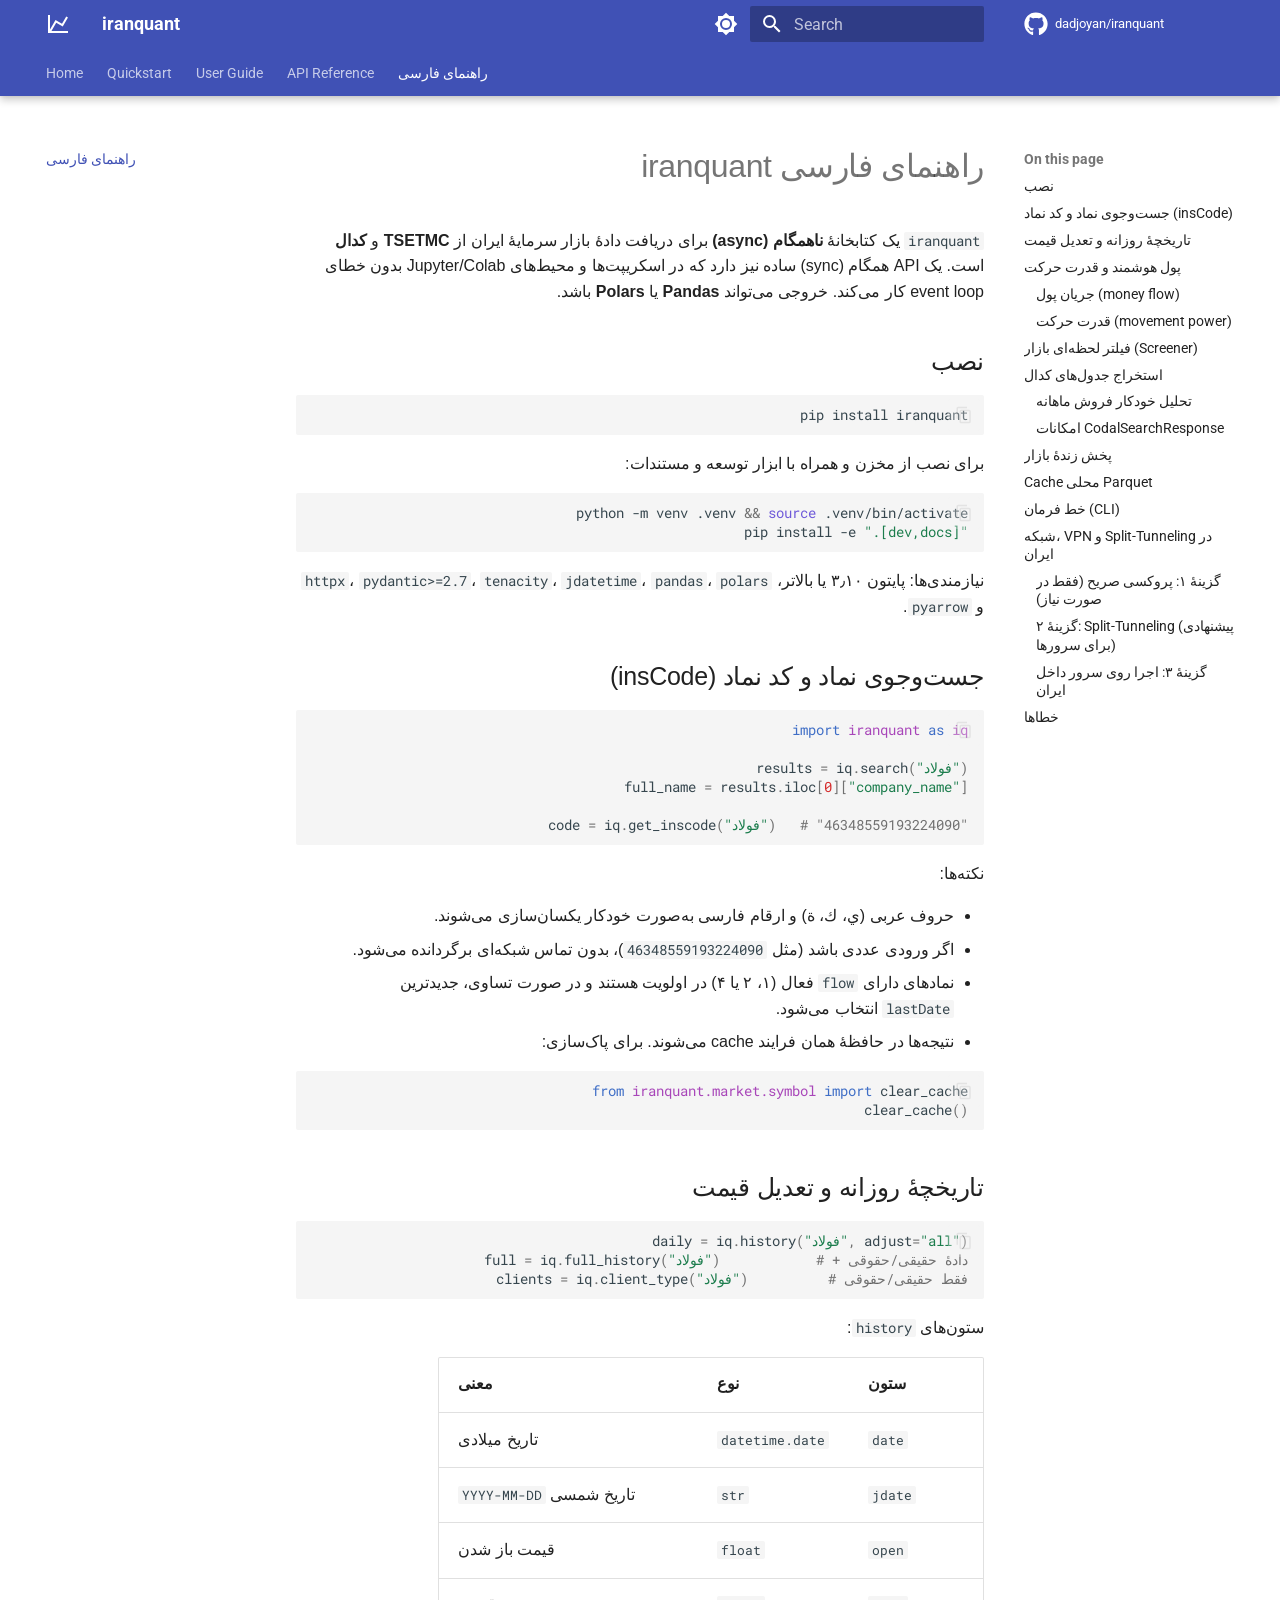
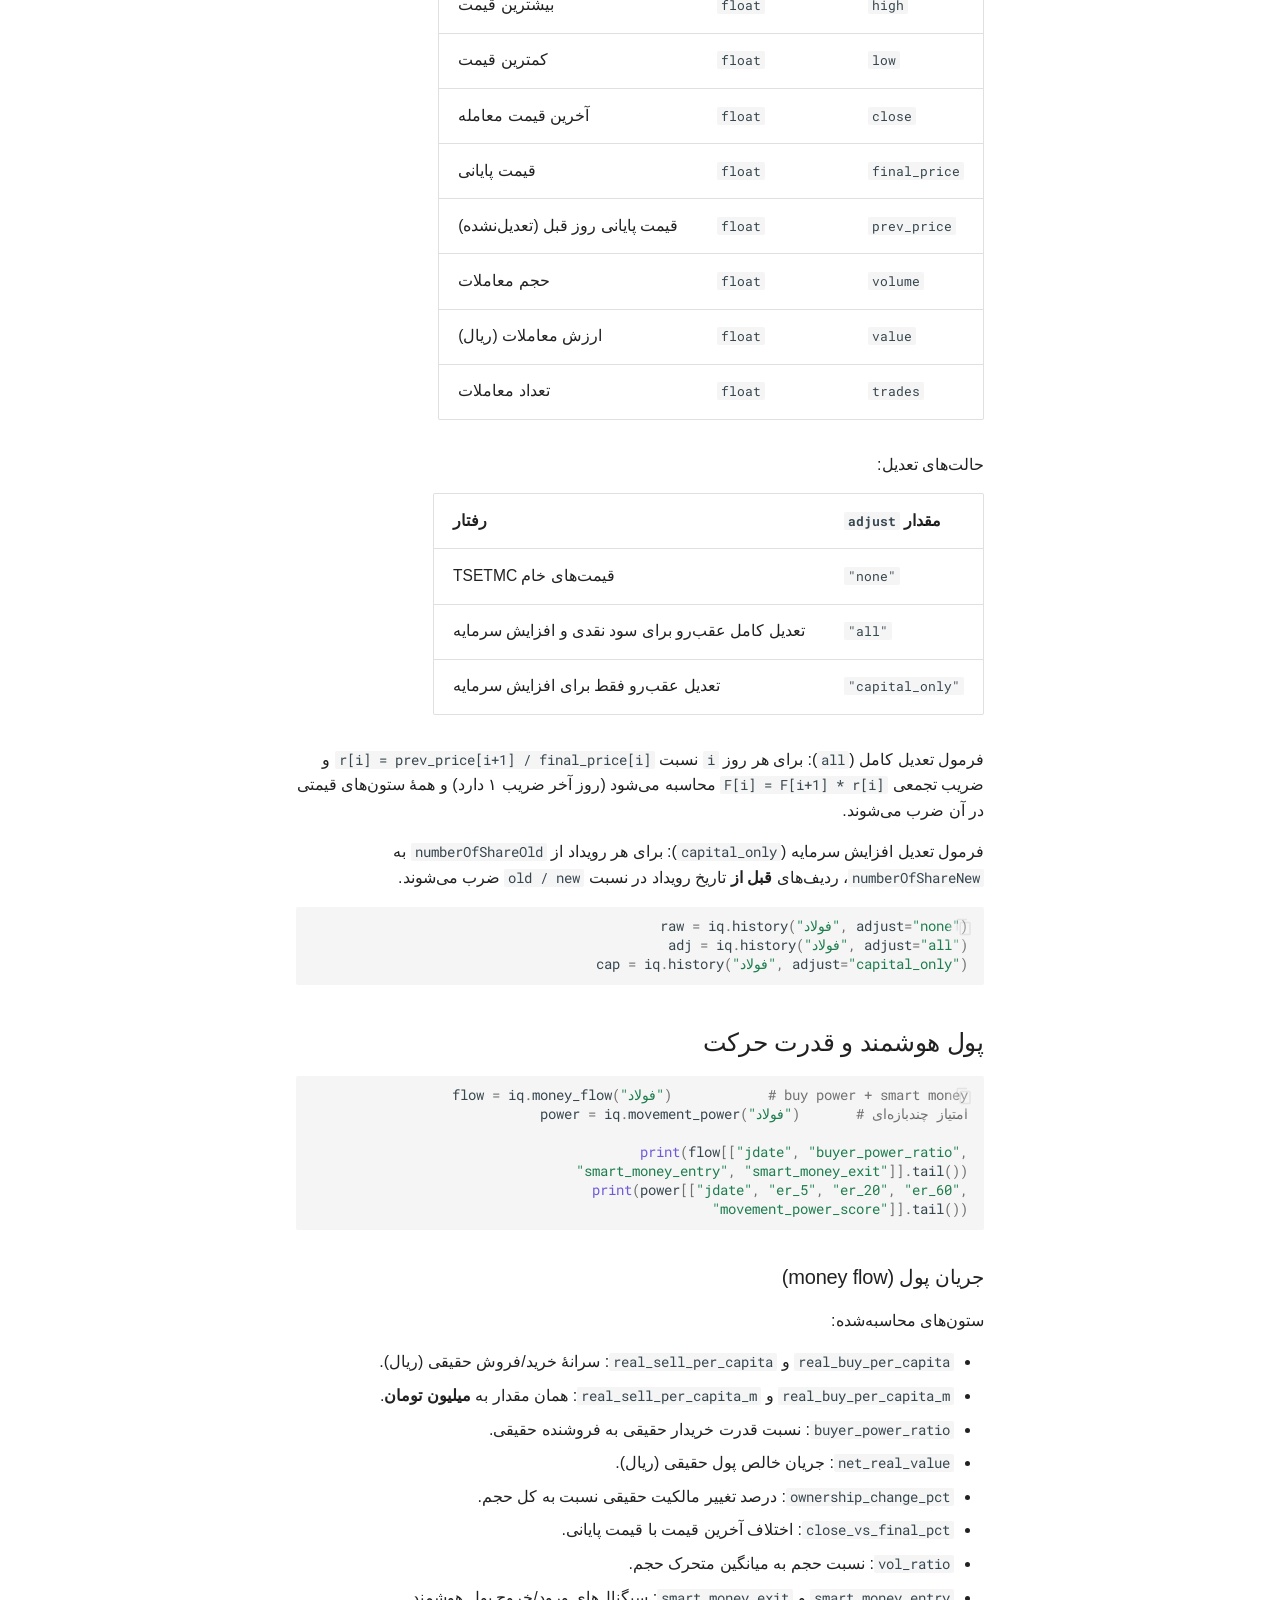
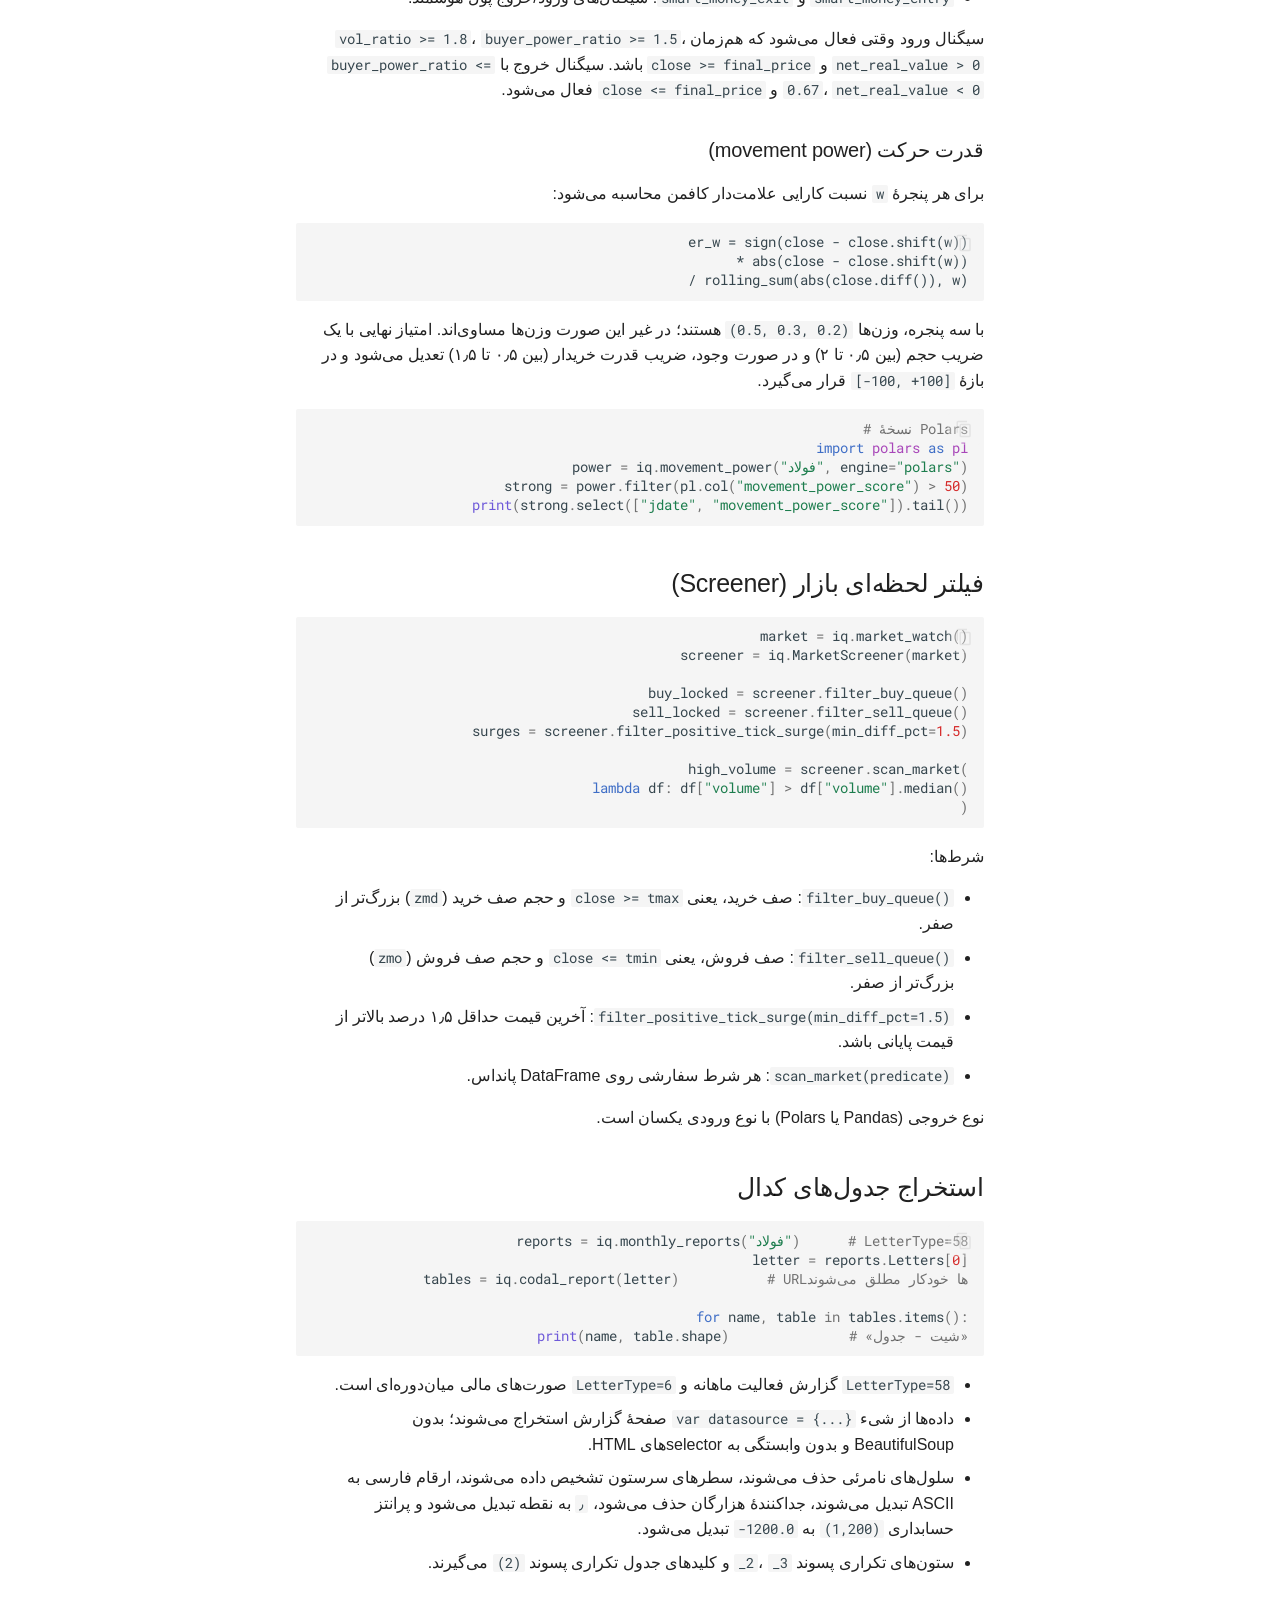
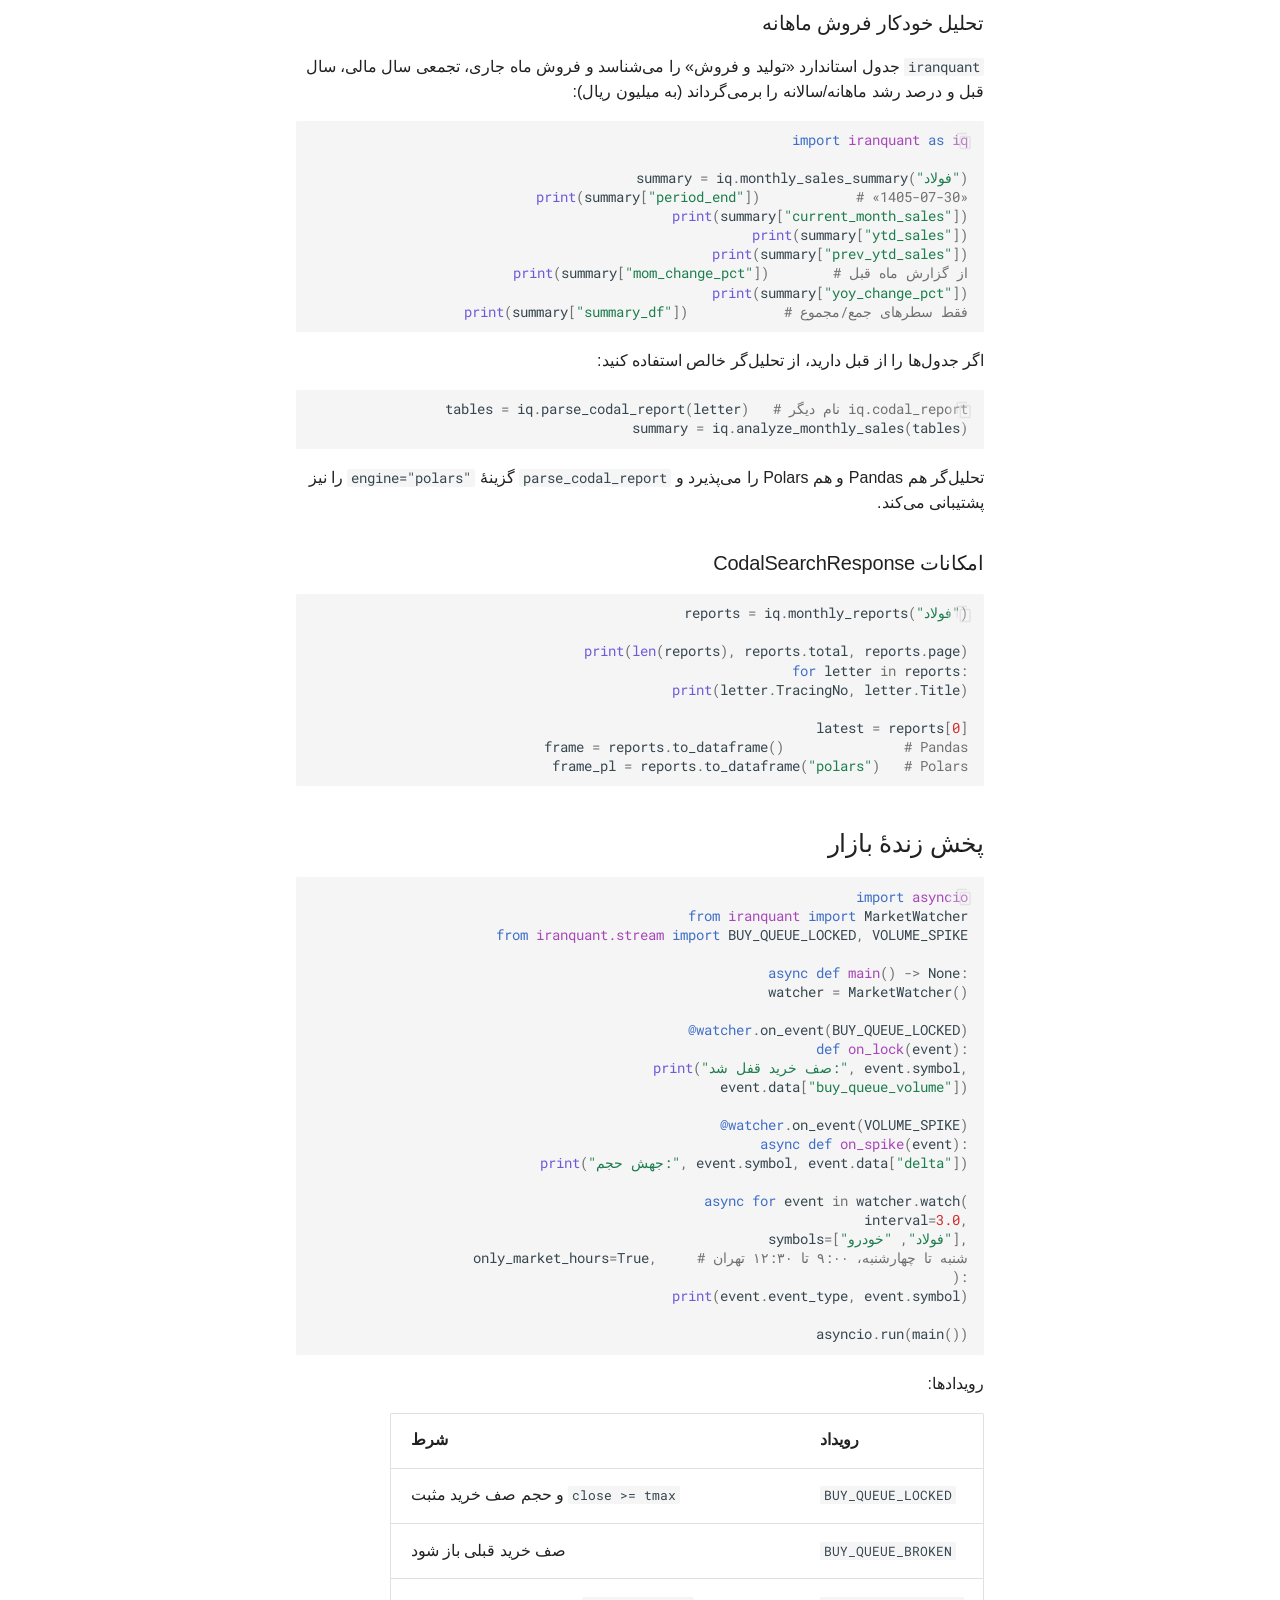
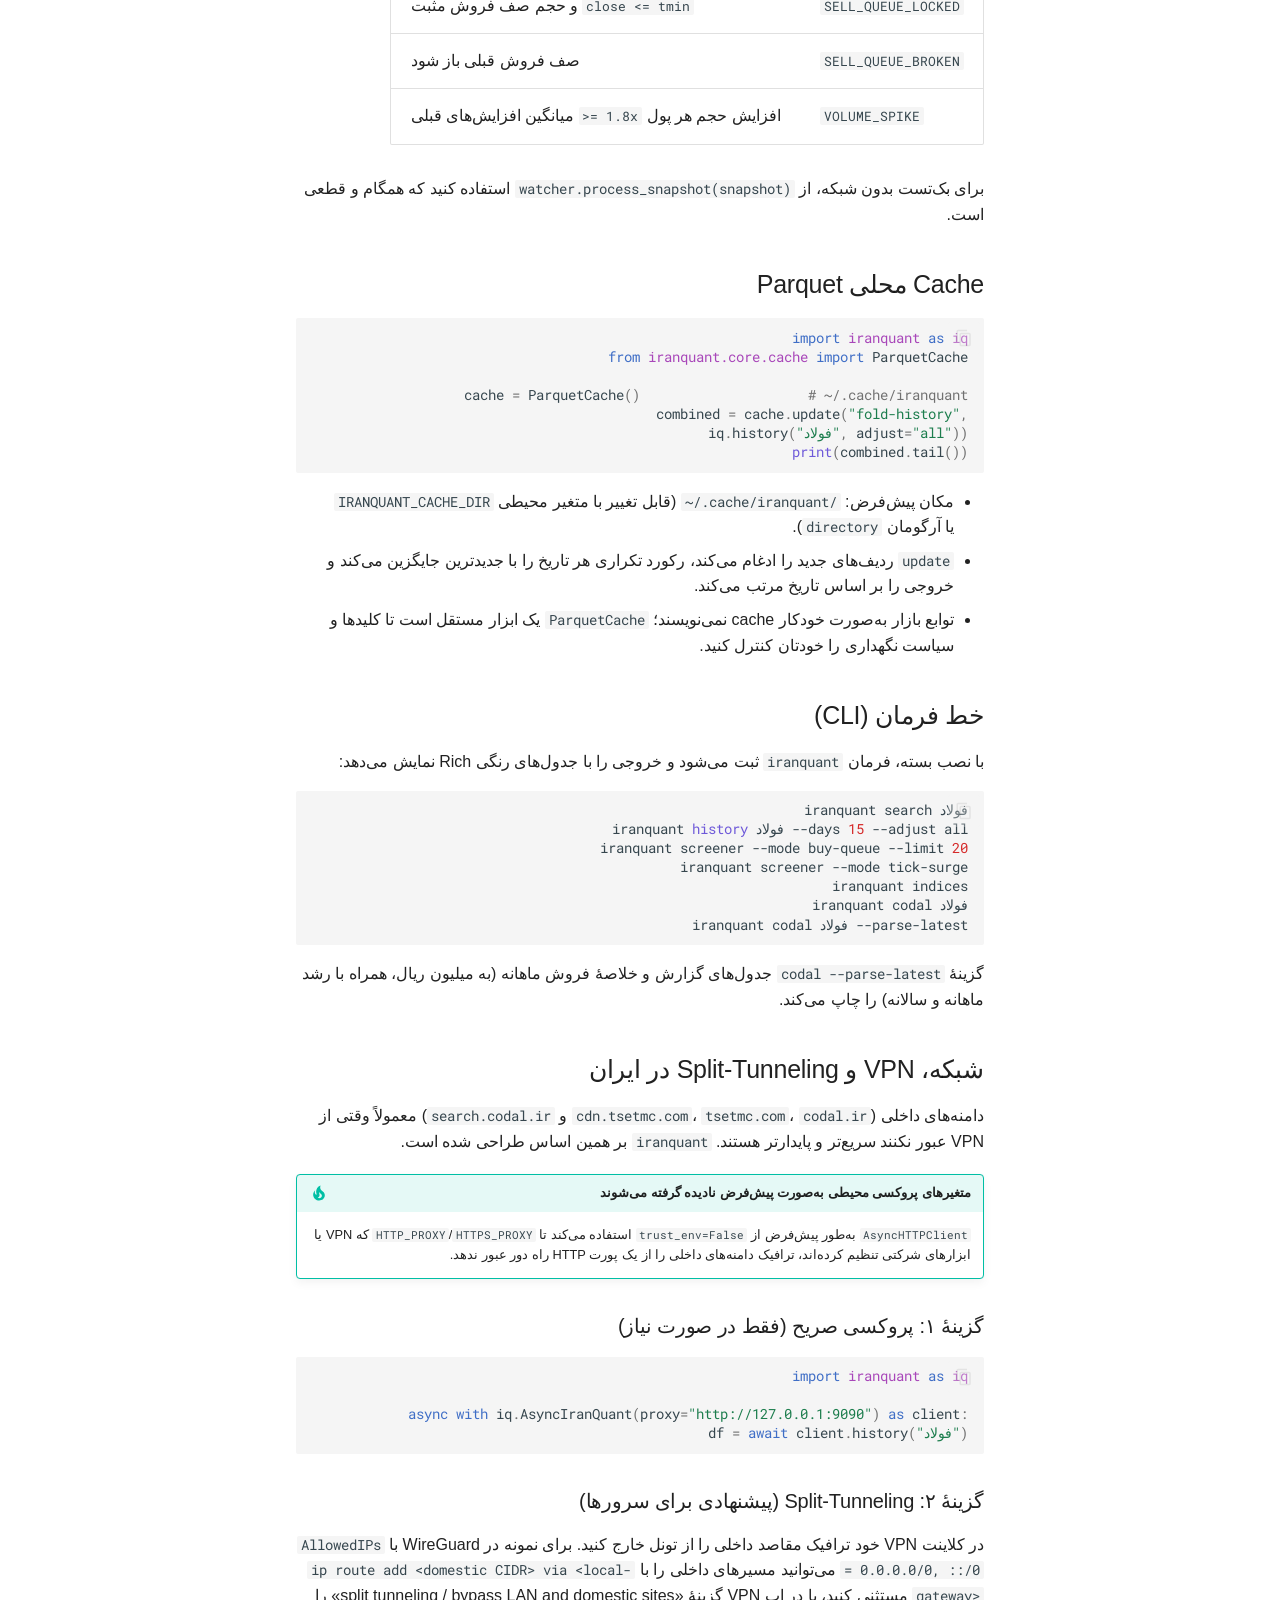
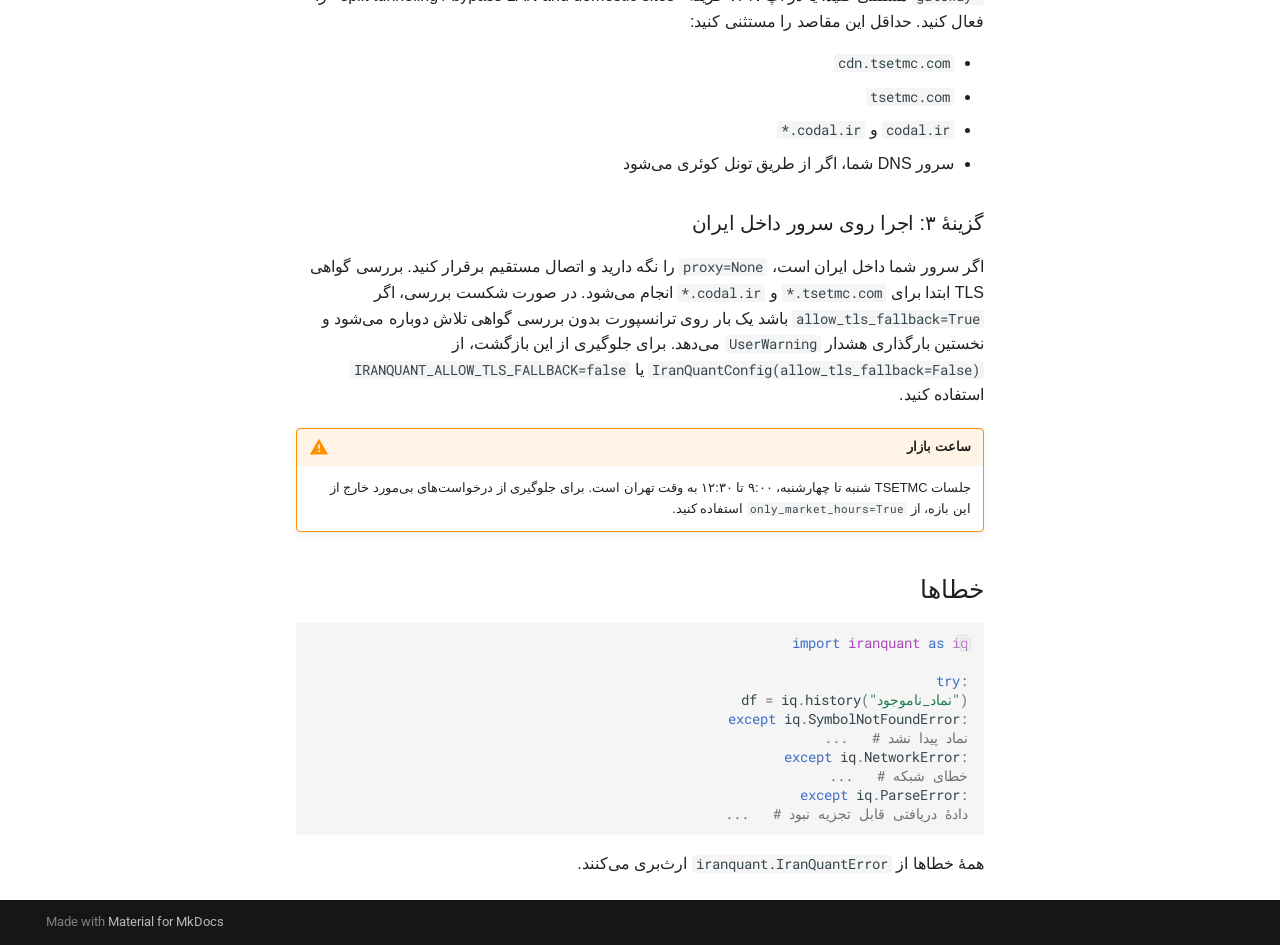
<file: fa/index.html>
<!doctype html>
<html lang="en" class="no-js">
  <head>
    
      <meta charset="utf-8">
      <meta name="viewport" content="width=device-width,initial-scale=1">
      
        <meta name="description" content="Async-first TSETMC and Codal market-data client for the Iranian capital market">
      
      
        <meta name="author" content="Saeed Dadjoyan Aghdami">
      
      
        <link rel="canonical" href="https://dadjoyan.github.io/iranquant/fa/">
      
      
        <link rel="prev" href="../reference/stream/">
      
      
      
        
      
      
      <link rel="icon" href="../assets/images/favicon.png">
      <meta name="generator" content="mkdocs-1.6.1, mkdocs-material-9.8.0">
    
    
      
        <title>راهنمای فارسی - iranquant</title>
      
    
    
      <link rel="stylesheet" href="../assets/stylesheets/main.57a0d79d.min.css">
      
        
        <link rel="stylesheet" href="../assets/stylesheets/palette.fb2fffe2.min.css">
      
      


    
    
      
    
    
      
        
        
        <link rel="preconnect" href="https://fonts.gstatic.com" crossorigin>
        <link rel="stylesheet" href="https://fonts.googleapis.com/css?family=Roboto:300,300i,400,400i,700,700i%7CRoboto+Mono:400,400i,700,700i&display=fallback">
        <style>:root{--md-text-font:"Roboto";--md-code-font:"Roboto Mono"}</style>
      
    
    
      <link rel="stylesheet" href="../assets/_mkdocstrings.css">
    
      <link rel="stylesheet" href="../stylesheets/extra.css">
    
    <script>__md_scope=new URL("..",location),__md_hash=e=>[...e].reduce(((e,_)=>(e<<5)-e+_.charCodeAt(0)),0),__md_get=(e,_=localStorage,t=__md_scope)=>JSON.parse(_.getItem(t.pathname+"."+e)),__md_set=(e,_,t=localStorage,a=__md_scope)=>{try{t.setItem(a.pathname+"."+e,JSON.stringify(_))}catch(e){}}</script>
    
      

    
    
  </head>
  
  
    
    
      
    
    
    
    
    <body dir="ltr" data-md-color-scheme="default" data-md-color-primary="indigo" data-md-color-accent="indigo">
  
    
    <input class="md-toggle" data-md-toggle="drawer" type="checkbox" id="__drawer" autocomplete="off">
    <input class="md-toggle" data-md-toggle="search" type="checkbox" id="__search" autocomplete="off">
    <label class="md-overlay" for="__drawer"></label>
    <div data-md-component="skip">
      
        
        <a href="#iranquant" class="md-skip">
          Skip to content
        </a>
      
    </div>
    <div data-md-component="announce">
      
    </div>
    
    
      

  

<header class="md-header md-header--shadow md-header--lifted" data-md-component="header">
  <nav class="md-header__inner md-grid" aria-label="Header">
    <a href=".." title="iranquant" class="md-header__button md-logo" aria-label="iranquant" data-md-component="logo">
      
  
  <svg xmlns="http://www.w3.org/2000/svg" viewBox="0 0 24 24"><path d="m16 11.78 4.24-7.33 1.73 1-5.23 9.05-6.51-3.75L5.46 19H22v2H2V3h2v14.54L9.5 8z"/></svg>

    </a>
    <label class="md-header__button md-icon" for="__drawer">
      
      <svg xmlns="http://www.w3.org/2000/svg" viewBox="0 0 24 24"><path d="M3 6h18v2H3zm0 5h18v2H3zm0 5h18v2H3z"/></svg>
    </label>
    <div class="md-header__title" data-md-component="header-title">
      <div class="md-header__ellipsis">
        <div class="md-header__topic">
          <span class="md-ellipsis">
            iranquant
          </span>
        </div>
        <div class="md-header__topic" data-md-component="header-topic">
          <span class="md-ellipsis">
            
              راهنمای فارسی
            
          </span>
        </div>
      </div>
    </div>
    
      
        <form class="md-header__option" data-md-component="palette">
  
    
    
    
    <input class="md-option" data-md-color-media="(prefers-color-scheme: light)" data-md-color-scheme="default" data-md-color-primary="indigo" data-md-color-accent="indigo"  aria-label="Switch to dark mode"  type="radio" name="__palette" id="__palette_0">
    
      <label class="md-header__button md-icon" title="Switch to dark mode" for="__palette_1" hidden>
        <svg xmlns="http://www.w3.org/2000/svg" viewBox="0 0 24 24"><path d="M12 8a4 4 0 0 0-4 4 4 4 0 0 0 4 4 4 4 0 0 0 4-4 4 4 0 0 0-4-4m0 10a6 6 0 0 1-6-6 6 6 0 0 1 6-6 6 6 0 0 1 6 6 6 6 0 0 1-6 6m8-9.31V4h-4.69L12 .69 8.69 4H4v4.69L.69 12 4 15.31V20h4.69L12 23.31 15.31 20H20v-4.69L23.31 12z"/></svg>
      </label>
    
  
    
    
    
    <input class="md-option" data-md-color-media="(prefers-color-scheme: dark)" data-md-color-scheme="slate" data-md-color-primary="indigo" data-md-color-accent="indigo"  aria-label="Switch to light mode"  type="radio" name="__palette" id="__palette_1">
    
      <label class="md-header__button md-icon" title="Switch to light mode" for="__palette_0" hidden>
        <svg xmlns="http://www.w3.org/2000/svg" viewBox="0 0 24 24"><path d="M12 18c-.89 0-1.74-.2-2.5-.55C11.56 16.5 13 14.42 13 12s-1.44-4.5-3.5-5.45C10.26 6.2 11.11 6 12 6a6 6 0 0 1 6 6 6 6 0 0 1-6 6m8-9.31V4h-4.69L12 .69 8.69 4H4v4.69L.69 12 4 15.31V20h4.69L12 23.31 15.31 20H20v-4.69L23.31 12z"/></svg>
      </label>
    
  
</form>
      
    
    
      <script>var palette=__md_get("__palette");if(palette&&palette.color){if("(prefers-color-scheme)"===palette.color.media){var media=matchMedia("(prefers-color-scheme: light)"),input=document.querySelector(media.matches?"[data-md-color-media='(prefers-color-scheme: light)']":"[data-md-color-media='(prefers-color-scheme: dark)']");palette.color.media=input.getAttribute("data-md-color-media"),palette.color.scheme=input.getAttribute("data-md-color-scheme"),palette.color.primary=input.getAttribute("data-md-color-primary"),palette.color.accent=input.getAttribute("data-md-color-accent")}for(var[key,value]of Object.entries(palette.color))document.body.setAttribute("data-md-color-"+key,value)}</script>
    
    
    
      
      
        <label class="md-header__button md-icon" for="__search">
          
          <svg xmlns="http://www.w3.org/2000/svg" viewBox="0 0 24 24"><path d="M9.5 3A6.5 6.5 0 0 1 16 9.5c0 1.61-.59 3.09-1.56 4.23l.27.27h.79l5 5-1.5 1.5-5-5v-.79l-.27-.27A6.52 6.52 0 0 1 9.5 16 6.5 6.5 0 0 1 3 9.5 6.5 6.5 0 0 1 9.5 3m0 2C7 5 5 7 5 9.5S7 14 9.5 14 14 12 14 9.5 12 5 9.5 5"/></svg>
        </label>
        <div class="md-search" data-md-component="search" role="dialog">
  <label class="md-search__overlay" for="__search"></label>
  <div class="md-search__inner" role="search">
    <form class="md-search__form" name="search">
      <input type="text" class="md-search__input" name="query" aria-label="Search" placeholder="Search" autocapitalize="off" autocorrect="off" autocomplete="off" spellcheck="false" data-md-component="search-query" required>
      <label class="md-search__icon md-icon" for="__search">
        
        <svg xmlns="http://www.w3.org/2000/svg" viewBox="0 0 24 24"><path d="M9.5 3A6.5 6.5 0 0 1 16 9.5c0 1.61-.59 3.09-1.56 4.23l.27.27h.79l5 5-1.5 1.5-5-5v-.79l-.27-.27A6.52 6.52 0 0 1 9.5 16 6.5 6.5 0 0 1 3 9.5 6.5 6.5 0 0 1 9.5 3m0 2C7 5 5 7 5 9.5S7 14 9.5 14 14 12 14 9.5 12 5 9.5 5"/></svg>
        
        <svg xmlns="http://www.w3.org/2000/svg" viewBox="0 0 24 24"><path d="M20 11v2H8l5.5 5.5-1.42 1.42L4.16 12l7.92-7.92L13.5 5.5 8 11z"/></svg>
      </label>
      <nav class="md-search__options" aria-label="Search">
        
          <a href="javascript:void(0)" class="md-search__icon md-icon" title="Share" aria-label="Share" data-clipboard data-clipboard-text="" data-md-component="search-share" tabindex="-1">
            
            <svg xmlns="http://www.w3.org/2000/svg" viewBox="0 0 24 24"><path d="M18 16.08c-.76 0-1.44.3-1.96.77L8.91 12.7c.05-.23.09-.46.09-.7s-.04-.47-.09-.7l7.05-4.11c.54.5 1.25.81 2.04.81a3 3 0 0 0 3-3 3 3 0 0 0-3-3 3 3 0 0 0-3 3c0 .24.04.47.09.7L8.04 9.81C7.5 9.31 6.79 9 6 9a3 3 0 0 0-3 3 3 3 0 0 0 3 3c.79 0 1.5-.31 2.04-.81l7.12 4.15c-.05.21-.08.43-.08.66 0 1.61 1.31 2.91 2.92 2.91s2.92-1.3 2.92-2.91A2.92 2.92 0 0 0 18 16.08"/></svg>
          </a>
        
        <button type="reset" class="md-search__icon md-icon" title="Clear" aria-label="Clear" tabindex="-1">
          
          <svg xmlns="http://www.w3.org/2000/svg" viewBox="0 0 24 24"><path d="M19 6.41 17.59 5 12 10.59 6.41 5 5 6.41 10.59 12 5 17.59 6.41 19 12 13.41 17.59 19 19 17.59 13.41 12z"/></svg>
        </button>
      </nav>
      
        <div class="md-search__suggest" data-md-component="search-suggest"></div>
      
    </form>
    <div class="md-search__output">
      <div class="md-search__scrollwrap" tabindex="0" data-md-scrollfix>
        <div class="md-search-result" data-md-component="search-result">
          <div class="md-search-result__meta">
            Initializing search
          </div>
          <ol class="md-search-result__list" role="presentation"></ol>
        </div>
      </div>
    </div>
  </div>
</div>
      
    
    
      <div class="md-header__source">
        <a href="https://github.com/dadjoyan/iranquant" title="Go to repository" class="md-source" data-md-component="source">
  <div class="md-source__icon md-icon">
    
    <svg xmlns="http://www.w3.org/2000/svg" viewBox="0 0 512 512"><!--! Font Awesome Free 7.1.0 by @fontawesome - https://fontawesome.com License - https://fontawesome.com/license/free (Icons: CC BY 4.0, Fonts: SIL OFL 1.1, Code: MIT License) Copyright 2025 Fonticons, Inc.--><path d="M173.9 397.4c0 2-2.3 3.6-5.2 3.6-3.3.3-5.6-1.3-5.6-3.6 0-2 2.3-3.6 5.2-3.6 3-.3 5.6 1.3 5.6 3.6m-31.1-4.5c-.7 2 1.3 4.3 4.3 4.9 2.6 1 5.6 0 6.2-2s-1.3-4.3-4.3-5.2c-2.6-.7-5.5.3-6.2 2.3m44.2-1.7c-2.9.7-4.9 2.6-4.6 4.9.3 2 2.9 3.3 5.9 2.6 2.9-.7 4.9-2.6 4.6-4.6-.3-1.9-3-3.2-5.9-2.9M252.8 8C114.1 8 8 113.3 8 252c0 110.9 69.8 205.8 169.5 239.2 12.8 2.3 17.3-5.6 17.3-12.1 0-6.2-.3-40.4-.3-61.4 0 0-70 15-84.7-29.8 0 0-11.4-29.1-27.8-36.6 0 0-22.9-15.7 1.6-15.4 0 0 24.9 2 38.6 25.8 21.9 38.6 58.6 27.5 72.9 20.9 2.3-16 8.8-27.1 16-33.7-55.9-6.2-112.3-14.3-112.3-110.5 0-27.5 7.6-41.3 23.6-58.9-2.6-6.5-11.1-33.3 2.6-67.9 20.9-6.5 69 27 69 27 20-5.6 41.5-8.5 62.8-8.5s42.8 2.9 62.8 8.5c0 0 48.1-33.6 69-27 13.7 34.7 5.2 61.4 2.6 67.9 16 17.7 25.8 31.5 25.8 58.9 0 96.5-58.9 104.2-114.8 110.5 9.2 7.9 17 22.9 17 46.4 0 33.7-.3 75.4-.3 83.6 0 6.5 4.6 14.4 17.3 12.1C436.2 457.8 504 362.9 504 252 504 113.3 391.5 8 252.8 8M105.2 352.9c-1.3 1-1 3.3.7 5.2 1.6 1.6 3.9 2.3 5.2 1 1.3-1 1-3.3-.7-5.2-1.6-1.6-3.9-2.3-5.2-1m-10.8-8.1c-.7 1.3.3 2.9 2.3 3.9 1.6 1 3.6.7 4.3-.7.7-1.3-.3-2.9-2.3-3.9-2-.6-3.6-.3-4.3.7m32.4 35.6c-1.6 1.3-1 4.3 1.3 6.2 2.3 2.3 5.2 2.6 6.5 1 1.3-1.3.7-4.3-1.3-6.2-2.2-2.3-5.2-2.6-6.5-1m-11.4-14.7c-1.6 1-1.6 3.6 0 5.9s4.3 3.3 5.6 2.3c1.6-1.3 1.6-3.9 0-6.2-1.4-2.3-4-3.3-5.6-2"/></svg>
  </div>
  <div class="md-source__repository">
    dadjoyan/iranquant
  </div>
</a>
      </div>
    
  </nav>
  
    
      
<nav class="md-tabs" aria-label="Tabs" data-md-component="tabs">
  <div class="md-grid">
    <ul class="md-tabs__list">
      
        
  
  
  
  
    <li class="md-tabs__item">
      <a href=".." class="md-tabs__link">
        
  
  
    
  
  Home

      </a>
    </li>
  

      
        
  
  
  
  
    <li class="md-tabs__item">
      <a href="../quickstart/" class="md-tabs__link">
        
  
  
    
  
  Quickstart

      </a>
    </li>
  

      
        
  
  
  
  
    
    
      <li class="md-tabs__item">
        <a href="../guide/market/" class="md-tabs__link">
          
  
  
    
  
  User Guide

        </a>
      </li>
    
  

      
        
  
  
  
  
    
    
      <li class="md-tabs__item">
        <a href="../reference/top-level/" class="md-tabs__link">
          
  
  
    
  
  API Reference

        </a>
      </li>
    
  

      
        
  
  
  
    
  
  
    <li class="md-tabs__item md-tabs__item--active">
      <a href="./" class="md-tabs__link">
        
  
  
    
  
  راهنمای فارسی

      </a>
    </li>
  

      
    </ul>
  </div>
</nav>
    
  
</header>
    
    <div class="md-container" data-md-component="container">
      
      
        
      
      <main class="md-main" data-md-component="main">
        <div class="md-main__inner md-grid">
          
            
              
              <div class="md-sidebar md-sidebar--primary" data-md-component="sidebar" data-md-type="navigation" >
                <div class="md-sidebar__scrollwrap">
                  <div class="md-sidebar__inner">
                    


  


<nav class="md-nav md-nav--primary md-nav--lifted" aria-label="Navigation" data-md-level="0">
  <label class="md-nav__title" for="__drawer">
    <a href=".." title="iranquant" class="md-nav__button md-logo" aria-label="iranquant" data-md-component="logo">
      
  
  <svg xmlns="http://www.w3.org/2000/svg" viewBox="0 0 24 24"><path d="m16 11.78 4.24-7.33 1.73 1-5.23 9.05-6.51-3.75L5.46 19H22v2H2V3h2v14.54L9.5 8z"/></svg>

    </a>
    iranquant
  </label>
  
    <div class="md-nav__source">
      <a href="https://github.com/dadjoyan/iranquant" title="Go to repository" class="md-source" data-md-component="source">
  <div class="md-source__icon md-icon">
    
    <svg xmlns="http://www.w3.org/2000/svg" viewBox="0 0 512 512"><!--! Font Awesome Free 7.1.0 by @fontawesome - https://fontawesome.com License - https://fontawesome.com/license/free (Icons: CC BY 4.0, Fonts: SIL OFL 1.1, Code: MIT License) Copyright 2025 Fonticons, Inc.--><path d="M173.9 397.4c0 2-2.3 3.6-5.2 3.6-3.3.3-5.6-1.3-5.6-3.6 0-2 2.3-3.6 5.2-3.6 3-.3 5.6 1.3 5.6 3.6m-31.1-4.5c-.7 2 1.3 4.3 4.3 4.9 2.6 1 5.6 0 6.2-2s-1.3-4.3-4.3-5.2c-2.6-.7-5.5.3-6.2 2.3m44.2-1.7c-2.9.7-4.9 2.6-4.6 4.9.3 2 2.9 3.3 5.9 2.6 2.9-.7 4.9-2.6 4.6-4.6-.3-1.9-3-3.2-5.9-2.9M252.8 8C114.1 8 8 113.3 8 252c0 110.9 69.8 205.8 169.5 239.2 12.8 2.3 17.3-5.6 17.3-12.1 0-6.2-.3-40.4-.3-61.4 0 0-70 15-84.7-29.8 0 0-11.4-29.1-27.8-36.6 0 0-22.9-15.7 1.6-15.4 0 0 24.9 2 38.6 25.8 21.9 38.6 58.6 27.5 72.9 20.9 2.3-16 8.8-27.1 16-33.7-55.9-6.2-112.3-14.3-112.3-110.5 0-27.5 7.6-41.3 23.6-58.9-2.6-6.5-11.1-33.3 2.6-67.9 20.9-6.5 69 27 69 27 20-5.6 41.5-8.5 62.8-8.5s42.8 2.9 62.8 8.5c0 0 48.1-33.6 69-27 13.7 34.7 5.2 61.4 2.6 67.9 16 17.7 25.8 31.5 25.8 58.9 0 96.5-58.9 104.2-114.8 110.5 9.2 7.9 17 22.9 17 46.4 0 33.7-.3 75.4-.3 83.6 0 6.5 4.6 14.4 17.3 12.1C436.2 457.8 504 362.9 504 252 504 113.3 391.5 8 252.8 8M105.2 352.9c-1.3 1-1 3.3.7 5.2 1.6 1.6 3.9 2.3 5.2 1 1.3-1 1-3.3-.7-5.2-1.6-1.6-3.9-2.3-5.2-1m-10.8-8.1c-.7 1.3.3 2.9 2.3 3.9 1.6 1 3.6.7 4.3-.7.7-1.3-.3-2.9-2.3-3.9-2-.6-3.6-.3-4.3.7m32.4 35.6c-1.6 1.3-1 4.3 1.3 6.2 2.3 2.3 5.2 2.6 6.5 1 1.3-1.3.7-4.3-1.3-6.2-2.2-2.3-5.2-2.6-6.5-1m-11.4-14.7c-1.6 1-1.6 3.6 0 5.9s4.3 3.3 5.6 2.3c1.6-1.3 1.6-3.9 0-6.2-1.4-2.3-4-3.3-5.6-2"/></svg>
  </div>
  <div class="md-source__repository">
    dadjoyan/iranquant
  </div>
</a>
    </div>
  
  <ul class="md-nav__list" data-md-scrollfix>
    
      
      
  
  
  
  
    <li class="md-nav__item">
      <a href=".." class="md-nav__link">
        
  
  
  <span class="md-ellipsis">
    
  
    Home
  

    
  </span>
  
  

      </a>
    </li>
  

    
      
      
  
  
  
  
    <li class="md-nav__item">
      <a href="../quickstart/" class="md-nav__link">
        
  
  
  <span class="md-ellipsis">
    
  
    Quickstart
  

    
  </span>
  
  

      </a>
    </li>
  

    
      
      
  
  
  
  
    
    
      
        
      
        
      
        
      
        
      
        
      
    
    
    
      
      
        
      
    
    
    <li class="md-nav__item md-nav__item--nested">
      
        
        
        <input class="md-nav__toggle md-toggle " type="checkbox" id="__nav_3" >
        
          
          <label class="md-nav__link" for="__nav_3" id="__nav_3_label" tabindex="0">
            
  
  
  <span class="md-ellipsis">
    
  
    User Guide
  

    
  </span>
  
  

            <span class="md-nav__icon md-icon"></span>
          </label>
        
        <nav class="md-nav" data-md-level="1" aria-labelledby="__nav_3_label" aria-expanded="false">
          <label class="md-nav__title" for="__nav_3">
            <span class="md-nav__icon md-icon"></span>
            
  
    User Guide
  

          </label>
          <ul class="md-nav__list" data-md-scrollfix>
            
              
                
  
  
  
  
    <li class="md-nav__item">
      <a href="../guide/market/" class="md-nav__link">
        
  
  
  <span class="md-ellipsis">
    
  
    Market Data
  

    
  </span>
  
  

      </a>
    </li>
  

              
            
              
                
  
  
  
  
    <li class="md-nav__item">
      <a href="../guide/codal/" class="md-nav__link">
        
  
  
  <span class="md-ellipsis">
    
  
    Codal Reports
  

    
  </span>
  
  

      </a>
    </li>
  

              
            
              
                
  
  
  
  
    <li class="md-nav__item">
      <a href="../guide/quant/" class="md-nav__link">
        
  
  
  <span class="md-ellipsis">
    
  
    Quant Analytics
  

    
  </span>
  
  

      </a>
    </li>
  

              
            
              
                
  
  
  
  
    <li class="md-nav__item">
      <a href="../guide/streaming/" class="md-nav__link">
        
  
  
  <span class="md-ellipsis">
    
  
    Streaming
  

    
  </span>
  
  

      </a>
    </li>
  

              
            
              
                
  
  
  
  
    <li class="md-nav__item">
      <a href="../guide/caching-and-polars/" class="md-nav__link">
        
  
  
  <span class="md-ellipsis">
    
  
    Caching & Polars
  

    
  </span>
  
  

      </a>
    </li>
  

              
            
          </ul>
        </nav>
      
    </li>
  

    
      
      
  
  
  
  
    
    
      
        
      
        
      
        
      
        
      
        
      
    
    
    
      
      
        
      
    
    
    <li class="md-nav__item md-nav__item--nested">
      
        
        
        <input class="md-nav__toggle md-toggle " type="checkbox" id="__nav_4" >
        
          
          <label class="md-nav__link" for="__nav_4" id="__nav_4_label" tabindex="0">
            
  
  
  <span class="md-ellipsis">
    
  
    API Reference
  

    
  </span>
  
  

            <span class="md-nav__icon md-icon"></span>
          </label>
        
        <nav class="md-nav" data-md-level="1" aria-labelledby="__nav_4_label" aria-expanded="false">
          <label class="md-nav__title" for="__nav_4">
            <span class="md-nav__icon md-icon"></span>
            
  
    API Reference
  

          </label>
          <ul class="md-nav__list" data-md-scrollfix>
            
              
                
  
  
  
  
    <li class="md-nav__item">
      <a href="../reference/top-level/" class="md-nav__link">
        
  
  
  <span class="md-ellipsis">
    
  
    Top-level
  

    
  </span>
  
  

      </a>
    </li>
  

              
            
              
                
  
  
  
  
    <li class="md-nav__item">
      <a href="../reference/market/" class="md-nav__link">
        
  
  
  <span class="md-ellipsis">
    
  
    Market
  

    
  </span>
  
  

      </a>
    </li>
  

              
            
              
                
  
  
  
  
    <li class="md-nav__item">
      <a href="../reference/codal/" class="md-nav__link">
        
  
  
  <span class="md-ellipsis">
    
  
    Codal
  

    
  </span>
  
  

      </a>
    </li>
  

              
            
              
                
  
  
  
  
    <li class="md-nav__item">
      <a href="../reference/quant/" class="md-nav__link">
        
  
  
  <span class="md-ellipsis">
    
  
    Quant
  

    
  </span>
  
  

      </a>
    </li>
  

              
            
              
                
  
  
  
  
    <li class="md-nav__item">
      <a href="../reference/stream/" class="md-nav__link">
        
  
  
  <span class="md-ellipsis">
    
  
    Stream
  

    
  </span>
  
  

      </a>
    </li>
  

              
            
          </ul>
        </nav>
      
    </li>
  

    
      
      
  
  
    
  
  
  
    <li class="md-nav__item md-nav__item--active">
      
      <input class="md-nav__toggle md-toggle" type="checkbox" id="__toc">
      
      
        
      
      
        <label class="md-nav__link md-nav__link--active" for="__toc">
          
  
  
  <span class="md-ellipsis">
    
  
    راهنمای فارسی
  

    
  </span>
  
  

          <span class="md-nav__icon md-icon"></span>
        </label>
      
      <a href="./" class="md-nav__link md-nav__link--active">
        
  
  
  <span class="md-ellipsis">
    
  
    راهنمای فارسی
  

    
  </span>
  
  

      </a>
      
        

  

<nav class="md-nav md-nav--secondary" aria-label="On this page">
  
  
  
    
  
  
    <label class="md-nav__title" for="__toc">
      <span class="md-nav__icon md-icon"></span>
      On this page
    </label>
    <ul class="md-nav__list" data-md-component="toc" data-md-scrollfix>
      
        <li class="md-nav__item">
  <a href="#_1" class="md-nav__link">
    <span class="md-ellipsis">
      
        نصب
      
    </span>
  </a>
  
</li>
      
        <li class="md-nav__item">
  <a href="#inscode" class="md-nav__link">
    <span class="md-ellipsis">
      
        جست‌وجوی نماد و کد نماد (insCode)
      
    </span>
  </a>
  
</li>
      
        <li class="md-nav__item">
  <a href="#_2" class="md-nav__link">
    <span class="md-ellipsis">
      
        تاریخچهٔ روزانه و تعدیل قیمت
      
    </span>
  </a>
  
</li>
      
        <li class="md-nav__item">
  <a href="#_3" class="md-nav__link">
    <span class="md-ellipsis">
      
        پول هوشمند و قدرت حرکت
      
    </span>
  </a>
  
    <nav class="md-nav" aria-label="پول هوشمند و قدرت حرکت">
      <ul class="md-nav__list">
        
          <li class="md-nav__item">
  <a href="#money-flow" class="md-nav__link">
    <span class="md-ellipsis">
      
        جریان پول (money flow)
      
    </span>
  </a>
  
</li>
        
          <li class="md-nav__item">
  <a href="#movement-power" class="md-nav__link">
    <span class="md-ellipsis">
      
        قدرت حرکت (movement power)
      
    </span>
  </a>
  
</li>
        
      </ul>
    </nav>
  
</li>
      
        <li class="md-nav__item">
  <a href="#screener" class="md-nav__link">
    <span class="md-ellipsis">
      
        فیلتر لحظه‌ای بازار (Screener)
      
    </span>
  </a>
  
</li>
      
        <li class="md-nav__item">
  <a href="#_4" class="md-nav__link">
    <span class="md-ellipsis">
      
        استخراج جدول‌های کدال
      
    </span>
  </a>
  
    <nav class="md-nav" aria-label="استخراج جدول‌های کدال">
      <ul class="md-nav__list">
        
          <li class="md-nav__item">
  <a href="#_5" class="md-nav__link">
    <span class="md-ellipsis">
      
        تحلیل خودکار فروش ماهانه
      
    </span>
  </a>
  
</li>
        
          <li class="md-nav__item">
  <a href="#codalsearchresponse" class="md-nav__link">
    <span class="md-ellipsis">
      
        امکانات CodalSearchResponse
      
    </span>
  </a>
  
</li>
        
      </ul>
    </nav>
  
</li>
      
        <li class="md-nav__item">
  <a href="#_6" class="md-nav__link">
    <span class="md-ellipsis">
      
        پخش زندهٔ بازار
      
    </span>
  </a>
  
</li>
      
        <li class="md-nav__item">
  <a href="#cache-parquet" class="md-nav__link">
    <span class="md-ellipsis">
      
        Cache محلی Parquet
      
    </span>
  </a>
  
</li>
      
        <li class="md-nav__item">
  <a href="#cli" class="md-nav__link">
    <span class="md-ellipsis">
      
        خط فرمان (CLI)
      
    </span>
  </a>
  
</li>
      
        <li class="md-nav__item">
  <a href="#vpn-split-tunneling" class="md-nav__link">
    <span class="md-ellipsis">
      
        شبکه، VPN و Split-Tunneling در ایران
      
    </span>
  </a>
  
    <nav class="md-nav" aria-label="شبکه، VPN و Split-Tunneling در ایران">
      <ul class="md-nav__list">
        
          <li class="md-nav__item">
  <a href="#_7" class="md-nav__link">
    <span class="md-ellipsis">
      
        گزینهٔ ۱: پروکسی صریح (فقط در صورت نیاز)
      
    </span>
  </a>
  
</li>
        
          <li class="md-nav__item">
  <a href="#split-tunneling" class="md-nav__link">
    <span class="md-ellipsis">
      
        گزینهٔ ۲: Split-Tunneling (پیشنهادی برای سرورها)
      
    </span>
  </a>
  
</li>
        
          <li class="md-nav__item">
  <a href="#_8" class="md-nav__link">
    <span class="md-ellipsis">
      
        گزینهٔ ۳: اجرا روی سرور داخل ایران
      
    </span>
  </a>
  
</li>
        
      </ul>
    </nav>
  
</li>
      
        <li class="md-nav__item">
  <a href="#_9" class="md-nav__link">
    <span class="md-ellipsis">
      
        خطاها
      
    </span>
  </a>
  
</li>
      
    </ul>
  
</nav>
      
    </li>
  

    
  </ul>
</nav>
                  </div>
                </div>
              </div>
            
            
              
              <div class="md-sidebar md-sidebar--secondary" data-md-component="sidebar" data-md-type="toc" >
                <div class="md-sidebar__scrollwrap">
                  <div class="md-sidebar__inner">
                    

  

<nav class="md-nav md-nav--secondary" aria-label="On this page">
  
  
  
    
  
  
    <label class="md-nav__title" for="__toc">
      <span class="md-nav__icon md-icon"></span>
      On this page
    </label>
    <ul class="md-nav__list" data-md-component="toc" data-md-scrollfix>
      
        <li class="md-nav__item">
  <a href="#_1" class="md-nav__link">
    <span class="md-ellipsis">
      
        نصب
      
    </span>
  </a>
  
</li>
      
        <li class="md-nav__item">
  <a href="#inscode" class="md-nav__link">
    <span class="md-ellipsis">
      
        جست‌وجوی نماد و کد نماد (insCode)
      
    </span>
  </a>
  
</li>
      
        <li class="md-nav__item">
  <a href="#_2" class="md-nav__link">
    <span class="md-ellipsis">
      
        تاریخچهٔ روزانه و تعدیل قیمت
      
    </span>
  </a>
  
</li>
      
        <li class="md-nav__item">
  <a href="#_3" class="md-nav__link">
    <span class="md-ellipsis">
      
        پول هوشمند و قدرت حرکت
      
    </span>
  </a>
  
    <nav class="md-nav" aria-label="پول هوشمند و قدرت حرکت">
      <ul class="md-nav__list">
        
          <li class="md-nav__item">
  <a href="#money-flow" class="md-nav__link">
    <span class="md-ellipsis">
      
        جریان پول (money flow)
      
    </span>
  </a>
  
</li>
        
          <li class="md-nav__item">
  <a href="#movement-power" class="md-nav__link">
    <span class="md-ellipsis">
      
        قدرت حرکت (movement power)
      
    </span>
  </a>
  
</li>
        
      </ul>
    </nav>
  
</li>
      
        <li class="md-nav__item">
  <a href="#screener" class="md-nav__link">
    <span class="md-ellipsis">
      
        فیلتر لحظه‌ای بازار (Screener)
      
    </span>
  </a>
  
</li>
      
        <li class="md-nav__item">
  <a href="#_4" class="md-nav__link">
    <span class="md-ellipsis">
      
        استخراج جدول‌های کدال
      
    </span>
  </a>
  
    <nav class="md-nav" aria-label="استخراج جدول‌های کدال">
      <ul class="md-nav__list">
        
          <li class="md-nav__item">
  <a href="#_5" class="md-nav__link">
    <span class="md-ellipsis">
      
        تحلیل خودکار فروش ماهانه
      
    </span>
  </a>
  
</li>
        
          <li class="md-nav__item">
  <a href="#codalsearchresponse" class="md-nav__link">
    <span class="md-ellipsis">
      
        امکانات CodalSearchResponse
      
    </span>
  </a>
  
</li>
        
      </ul>
    </nav>
  
</li>
      
        <li class="md-nav__item">
  <a href="#_6" class="md-nav__link">
    <span class="md-ellipsis">
      
        پخش زندهٔ بازار
      
    </span>
  </a>
  
</li>
      
        <li class="md-nav__item">
  <a href="#cache-parquet" class="md-nav__link">
    <span class="md-ellipsis">
      
        Cache محلی Parquet
      
    </span>
  </a>
  
</li>
      
        <li class="md-nav__item">
  <a href="#cli" class="md-nav__link">
    <span class="md-ellipsis">
      
        خط فرمان (CLI)
      
    </span>
  </a>
  
</li>
      
        <li class="md-nav__item">
  <a href="#vpn-split-tunneling" class="md-nav__link">
    <span class="md-ellipsis">
      
        شبکه، VPN و Split-Tunneling در ایران
      
    </span>
  </a>
  
    <nav class="md-nav" aria-label="شبکه، VPN و Split-Tunneling در ایران">
      <ul class="md-nav__list">
        
          <li class="md-nav__item">
  <a href="#_7" class="md-nav__link">
    <span class="md-ellipsis">
      
        گزینهٔ ۱: پروکسی صریح (فقط در صورت نیاز)
      
    </span>
  </a>
  
</li>
        
          <li class="md-nav__item">
  <a href="#split-tunneling" class="md-nav__link">
    <span class="md-ellipsis">
      
        گزینهٔ ۲: Split-Tunneling (پیشنهادی برای سرورها)
      
    </span>
  </a>
  
</li>
        
          <li class="md-nav__item">
  <a href="#_8" class="md-nav__link">
    <span class="md-ellipsis">
      
        گزینهٔ ۳: اجرا روی سرور داخل ایران
      
    </span>
  </a>
  
</li>
        
      </ul>
    </nav>
  
</li>
      
        <li class="md-nav__item">
  <a href="#_9" class="md-nav__link">
    <span class="md-ellipsis">
      
        خطاها
      
    </span>
  </a>
  
</li>
      
    </ul>
  
</nav>
                  </div>
                </div>
              </div>
            
          
          
            <div class="md-content" data-md-component="content">
              
              <article class="md-content__inner md-typeset">
                
                  


  
  


<div dir="rtl">
<h1 id="iranquant">راهنمای فارسی iranquant<a class="headerlink" href="#iranquant" title="Permanent link">&para;</a></h1>
<p><code>iranquant</code> یک کتابخانهٔ <strong>ناهمگام (async)</strong> برای دریافت دادهٔ بازار سرمایهٔ
ایران از <strong>TSETMC</strong> و <strong>کدال</strong> است. یک API همگام (sync) ساده نیز دارد که در
اسکریپت‌ها و محیط‌های Jupyter/Colab بدون خطای event loop کار می‌کند. خروجی
می‌تواند <strong>Pandas</strong> یا <strong>Polars</strong> باشد.</p>
<h2 id="_1">نصب<a class="headerlink" href="#_1" title="Permanent link">&para;</a></h2>
<div class="language-bash highlight"><pre><span></span><code><span id="__span-0-1"><a id="__codelineno-0-1" name="__codelineno-0-1" href="#__codelineno-0-1"></a>pip<span class="w"> </span>install<span class="w"> </span>iranquant
</span></code></pre></div>
<p>برای نصب از مخزن و همراه با ابزار توسعه و مستندات:</p>
<div class="language-bash highlight"><pre><span></span><code><span id="__span-1-1"><a id="__codelineno-1-1" name="__codelineno-1-1" href="#__codelineno-1-1"></a>python<span class="w"> </span>-m<span class="w"> </span>venv<span class="w"> </span>.venv<span class="w"> </span><span class="o">&amp;&amp;</span><span class="w"> </span><span class="nb">source</span><span class="w"> </span>.venv/bin/activate
</span><span id="__span-1-2"><a id="__codelineno-1-2" name="__codelineno-1-2" href="#__codelineno-1-2"></a>pip<span class="w"> </span>install<span class="w"> </span>-e<span class="w"> </span><span class="s2">".[dev,docs]"</span>
</span></code></pre></div>
<p>نیازمندی‌ها: پایتون ۳٫۱۰ یا بالاتر، <code>httpx</code>، <code>pydantic&gt;=2.7</code>، <code>tenacity</code>،
<code>jdatetime</code>، <code>pandas</code>، <code>polars</code> و <code>pyarrow</code>.</p>
<h2 id="inscode">جست‌وجوی نماد و کد نماد (insCode)<a class="headerlink" href="#inscode" title="Permanent link">&para;</a></h2>
<div class="language-python highlight"><pre><span></span><code><span id="__span-2-1"><a id="__codelineno-2-1" name="__codelineno-2-1" href="#__codelineno-2-1"></a><span class="kn">import</span><span class="w"> </span><span class="nn">iranquant</span><span class="w"> </span><span class="k">as</span><span class="w"> </span><span class="nn">iq</span>
</span><span id="__span-2-2"><a id="__codelineno-2-2" name="__codelineno-2-2" href="#__codelineno-2-2"></a>
</span><span id="__span-2-3"><a id="__codelineno-2-3" name="__codelineno-2-3" href="#__codelineno-2-3"></a><span class="n">results</span> <span class="o">=</span> <span class="n">iq</span><span class="o">.</span><span class="n">search</span><span class="p">(</span><span class="s2">"فولاد"</span><span class="p">)</span>
</span><span id="__span-2-4"><a id="__codelineno-2-4" name="__codelineno-2-4" href="#__codelineno-2-4"></a><span class="n">full_name</span> <span class="o">=</span> <span class="n">results</span><span class="o">.</span><span class="n">iloc</span><span class="p">[</span><span class="mi">0</span><span class="p">][</span><span class="s2">"company_name"</span><span class="p">]</span>
</span><span id="__span-2-5"><a id="__codelineno-2-5" name="__codelineno-2-5" href="#__codelineno-2-5"></a>
</span><span id="__span-2-6"><a id="__codelineno-2-6" name="__codelineno-2-6" href="#__codelineno-2-6"></a><span class="n">code</span> <span class="o">=</span> <span class="n">iq</span><span class="o">.</span><span class="n">get_inscode</span><span class="p">(</span><span class="s2">"فولاد"</span><span class="p">)</span>   <span class="c1"># "46348559193224090"</span>
</span></code></pre></div>
<p>نکته‌ها:</p>
<ul>
<li>حروف عربی (ي، ك، ة) و ارقام فارسی به‌صورت خودکار یکسان‌سازی می‌شوند.</li>
<li>اگر ورودی عددی باشد (مثل <code>46348559193224090</code>)، بدون تماس شبکه‌ای برگردانده
  می‌شود.</li>
<li>نمادهای دارای <code>flow</code> فعال (۱، ۲ یا ۴) در اولویت هستند و در صورت تساوی،
  جدیدترین <code>lastDate</code> انتخاب می‌شود.</li>
<li>نتیجه‌ها در حافظهٔ همان فرایند cache می‌شوند. برای پاک‌سازی:</li>
</ul>
<div class="language-python highlight"><pre><span></span><code><span id="__span-3-1"><a id="__codelineno-3-1" name="__codelineno-3-1" href="#__codelineno-3-1"></a><span class="kn">from</span><span class="w"> </span><span class="nn">iranquant.market.symbol</span><span class="w"> </span><span class="kn">import</span> <span class="n">clear_cache</span>
</span><span id="__span-3-2"><a id="__codelineno-3-2" name="__codelineno-3-2" href="#__codelineno-3-2"></a><span class="n">clear_cache</span><span class="p">()</span>
</span></code></pre></div>
<h2 id="_2">تاریخچهٔ روزانه و تعدیل قیمت<a class="headerlink" href="#_2" title="Permanent link">&para;</a></h2>
<div class="language-python highlight"><pre><span></span><code><span id="__span-4-1"><a id="__codelineno-4-1" name="__codelineno-4-1" href="#__codelineno-4-1"></a><span class="n">daily</span> <span class="o">=</span> <span class="n">iq</span><span class="o">.</span><span class="n">history</span><span class="p">(</span><span class="s2">"فولاد"</span><span class="p">,</span> <span class="n">adjust</span><span class="o">=</span><span class="s2">"all"</span><span class="p">)</span>
</span><span id="__span-4-2"><a id="__codelineno-4-2" name="__codelineno-4-2" href="#__codelineno-4-2"></a><span class="n">full</span> <span class="o">=</span> <span class="n">iq</span><span class="o">.</span><span class="n">full_history</span><span class="p">(</span><span class="s2">"فولاد"</span><span class="p">)</span>            <span class="c1"># + دادهٔ حقیقی/حقوقی</span>
</span><span id="__span-4-3"><a id="__codelineno-4-3" name="__codelineno-4-3" href="#__codelineno-4-3"></a><span class="n">clients</span> <span class="o">=</span> <span class="n">iq</span><span class="o">.</span><span class="n">client_type</span><span class="p">(</span><span class="s2">"فولاد"</span><span class="p">)</span>          <span class="c1"># فقط حقیقی/حقوقی</span>
</span></code></pre></div>
<p>ستون‌های <code>history</code>:</p>
<table>
<thead>
<tr>
<th>ستون</th>
<th>نوع</th>
<th>معنی</th>
</tr>
</thead>
<tbody>
<tr>
<td><code>date</code></td>
<td><code>datetime.date</code></td>
<td>تاریخ میلادی</td>
</tr>
<tr>
<td><code>jdate</code></td>
<td><code>str</code></td>
<td>تاریخ شمسی <code>YYYY-MM-DD</code></td>
</tr>
<tr>
<td><code>open</code></td>
<td><code>float</code></td>
<td>قیمت باز شدن</td>
</tr>
<tr>
<td><code>high</code></td>
<td><code>float</code></td>
<td>بیشترین قیمت</td>
</tr>
<tr>
<td><code>low</code></td>
<td><code>float</code></td>
<td>کمترین قیمت</td>
</tr>
<tr>
<td><code>close</code></td>
<td><code>float</code></td>
<td>آخرین قیمت معامله</td>
</tr>
<tr>
<td><code>final_price</code></td>
<td><code>float</code></td>
<td>قیمت پایانی</td>
</tr>
<tr>
<td><code>prev_price</code></td>
<td><code>float</code></td>
<td>قیمت پایانی روز قبل (تعدیل‌نشده)</td>
</tr>
<tr>
<td><code>volume</code></td>
<td><code>float</code></td>
<td>حجم معاملات</td>
</tr>
<tr>
<td><code>value</code></td>
<td><code>float</code></td>
<td>ارزش معاملات (ریال)</td>
</tr>
<tr>
<td><code>trades</code></td>
<td><code>float</code></td>
<td>تعداد معاملات</td>
</tr>
</tbody>
</table>
<p>حالت‌های تعدیل:</p>
<table>
<thead>
<tr>
<th>مقدار <code>adjust</code></th>
<th>رفتار</th>
</tr>
</thead>
<tbody>
<tr>
<td><code>"none"</code></td>
<td>قیمت‌های خام TSETMC</td>
</tr>
<tr>
<td><code>"all"</code></td>
<td>تعدیل کامل عقب‌رو برای سود نقدی و افزایش سرمایه</td>
</tr>
<tr>
<td><code>"capital_only"</code></td>
<td>تعدیل عقب‌رو فقط برای افزایش سرمایه</td>
</tr>
</tbody>
</table>
<p>فرمول تعدیل کامل (<code>all</code>): برای هر روز <code>i</code> نسبت
<code>r[i] = prev_price[i+1] / final_price[i]</code> و ضریب تجمعی
<code>F[i] = F[i+1] * r[i]</code> محاسبه می‌شود (روز آخر ضریب ۱ دارد) و همهٔ ستون‌های
قیمتی در آن ضرب می‌شوند.</p>
<p>فرمول تعدیل افزایش سرمایه (<code>capital_only</code>): برای هر رویداد از
<code>numberOfShareOld</code> به <code>numberOfShareNew</code>، ردیف‌های <strong>قبل از</strong> تاریخ رویداد در
نسبت <code>old / new</code> ضرب می‌شوند.</p>
<div class="language-python highlight"><pre><span></span><code><span id="__span-5-1"><a id="__codelineno-5-1" name="__codelineno-5-1" href="#__codelineno-5-1"></a><span class="n">raw</span> <span class="o">=</span> <span class="n">iq</span><span class="o">.</span><span class="n">history</span><span class="p">(</span><span class="s2">"فولاد"</span><span class="p">,</span> <span class="n">adjust</span><span class="o">=</span><span class="s2">"none"</span><span class="p">)</span>
</span><span id="__span-5-2"><a id="__codelineno-5-2" name="__codelineno-5-2" href="#__codelineno-5-2"></a><span class="n">adj</span> <span class="o">=</span> <span class="n">iq</span><span class="o">.</span><span class="n">history</span><span class="p">(</span><span class="s2">"فولاد"</span><span class="p">,</span> <span class="n">adjust</span><span class="o">=</span><span class="s2">"all"</span><span class="p">)</span>
</span><span id="__span-5-3"><a id="__codelineno-5-3" name="__codelineno-5-3" href="#__codelineno-5-3"></a><span class="n">cap</span> <span class="o">=</span> <span class="n">iq</span><span class="o">.</span><span class="n">history</span><span class="p">(</span><span class="s2">"فولاد"</span><span class="p">,</span> <span class="n">adjust</span><span class="o">=</span><span class="s2">"capital_only"</span><span class="p">)</span>
</span></code></pre></div>
<h2 id="_3">پول هوشمند و قدرت حرکت<a class="headerlink" href="#_3" title="Permanent link">&para;</a></h2>
<div class="language-python highlight"><pre><span></span><code><span id="__span-6-1"><a id="__codelineno-6-1" name="__codelineno-6-1" href="#__codelineno-6-1"></a><span class="n">flow</span> <span class="o">=</span> <span class="n">iq</span><span class="o">.</span><span class="n">money_flow</span><span class="p">(</span><span class="s2">"فولاد"</span><span class="p">)</span>            <span class="c1"># buy power + smart money</span>
</span><span id="__span-6-2"><a id="__codelineno-6-2" name="__codelineno-6-2" href="#__codelineno-6-2"></a><span class="n">power</span> <span class="o">=</span> <span class="n">iq</span><span class="o">.</span><span class="n">movement_power</span><span class="p">(</span><span class="s2">"فولاد"</span><span class="p">)</span>       <span class="c1"># امتیاز چندبازه‌ای</span>
</span><span id="__span-6-3"><a id="__codelineno-6-3" name="__codelineno-6-3" href="#__codelineno-6-3"></a>
</span><span id="__span-6-4"><a id="__codelineno-6-4" name="__codelineno-6-4" href="#__codelineno-6-4"></a><span class="nb">print</span><span class="p">(</span><span class="n">flow</span><span class="p">[[</span><span class="s2">"jdate"</span><span class="p">,</span> <span class="s2">"buyer_power_ratio"</span><span class="p">,</span>
</span><span id="__span-6-5"><a id="__codelineno-6-5" name="__codelineno-6-5" href="#__codelineno-6-5"></a>            <span class="s2">"smart_money_entry"</span><span class="p">,</span> <span class="s2">"smart_money_exit"</span><span class="p">]]</span><span class="o">.</span><span class="n">tail</span><span class="p">())</span>
</span><span id="__span-6-6"><a id="__codelineno-6-6" name="__codelineno-6-6" href="#__codelineno-6-6"></a><span class="nb">print</span><span class="p">(</span><span class="n">power</span><span class="p">[[</span><span class="s2">"jdate"</span><span class="p">,</span> <span class="s2">"er_5"</span><span class="p">,</span> <span class="s2">"er_20"</span><span class="p">,</span> <span class="s2">"er_60"</span><span class="p">,</span>
</span><span id="__span-6-7"><a id="__codelineno-6-7" name="__codelineno-6-7" href="#__codelineno-6-7"></a>             <span class="s2">"movement_power_score"</span><span class="p">]]</span><span class="o">.</span><span class="n">tail</span><span class="p">())</span>
</span></code></pre></div>
<h3 id="money-flow">جریان پول (money flow)<a class="headerlink" href="#money-flow" title="Permanent link">&para;</a></h3>
<p>ستون‌های محاسبه‌شده:</p>
<ul>
<li><code>real_buy_per_capita</code> و <code>real_sell_per_capita</code>: سرانهٔ خرید/فروش حقیقی
  (ریال).</li>
<li><code>real_buy_per_capita_m</code> و <code>real_sell_per_capita_m</code>: همان مقدار به <strong>میلیون
  تومان</strong>.</li>
<li><code>buyer_power_ratio</code>: نسبت قدرت خریدار حقیقی به فروشنده حقیقی.</li>
<li><code>net_real_value</code>: جریان خالص پول حقیقی (ریال).</li>
<li><code>ownership_change_pct</code>: درصد تغییر مالکیت حقیقی نسبت به کل حجم.</li>
<li><code>close_vs_final_pct</code>: اختلاف آخرین قیمت با قیمت پایانی.</li>
<li><code>vol_ratio</code>: نسبت حجم به میانگین متحرک حجم.</li>
<li><code>smart_money_entry</code> و <code>smart_money_exit</code>: سیگنال‌های ورود/خروج پول هوشمند.</li>
</ul>
<p>سیگنال ورود وقتی فعال می‌شود که هم‌زمان <code>vol_ratio &gt;= 1.8</code>،
<code>buyer_power_ratio &gt;= 1.5</code>، <code>net_real_value &gt; 0</code> و <code>close &gt;= final_price</code>
باشد. سیگنال خروج با <code>buyer_power_ratio &lt;= 0.67</code>، <code>net_real_value &lt; 0</code> و
<code>close &lt;= final_price</code> فعال می‌شود.</p>
<h3 id="movement-power">قدرت حرکت (movement power)<a class="headerlink" href="#movement-power" title="Permanent link">&para;</a></h3>
<p>برای هر پنجرهٔ <code>w</code> نسبت کارایی علامت‌دار کافمن محاسبه می‌شود:</p>
<div class="language-text highlight"><pre><span></span><code><span id="__span-7-1"><a id="__codelineno-7-1" name="__codelineno-7-1" href="#__codelineno-7-1"></a>er_w = sign(close - close.shift(w))
</span><span id="__span-7-2"><a id="__codelineno-7-2" name="__codelineno-7-2" href="#__codelineno-7-2"></a>       * abs(close - close.shift(w))
</span><span id="__span-7-3"><a id="__codelineno-7-3" name="__codelineno-7-3" href="#__codelineno-7-3"></a>       / rolling_sum(abs(close.diff()), w)
</span></code></pre></div>
<p>با سه پنجره، وزن‌ها <code>(0.5, 0.3, 0.2)</code> هستند؛ در غیر این صورت وزن‌ها مساوی‌اند.
امتیاز نهایی با یک ضریب حجم (بین ۰٫۵ تا ۲) و در صورت وجود، ضریب قدرت خریدار
(بین ۰٫۵ تا ۱٫۵) تعدیل می‌شود و در بازهٔ <code>[-100, +100]</code> قرار می‌گیرد.</p>
<div class="language-python highlight"><pre><span></span><code><span id="__span-8-1"><a id="__codelineno-8-1" name="__codelineno-8-1" href="#__codelineno-8-1"></a><span class="c1"># نسخهٔ Polars</span>
</span><span id="__span-8-2"><a id="__codelineno-8-2" name="__codelineno-8-2" href="#__codelineno-8-2"></a><span class="kn">import</span><span class="w"> </span><span class="nn">polars</span><span class="w"> </span><span class="k">as</span><span class="w"> </span><span class="nn">pl</span>
</span><span id="__span-8-3"><a id="__codelineno-8-3" name="__codelineno-8-3" href="#__codelineno-8-3"></a><span class="n">power</span> <span class="o">=</span> <span class="n">iq</span><span class="o">.</span><span class="n">movement_power</span><span class="p">(</span><span class="s2">"فولاد"</span><span class="p">,</span> <span class="n">engine</span><span class="o">=</span><span class="s2">"polars"</span><span class="p">)</span>
</span><span id="__span-8-4"><a id="__codelineno-8-4" name="__codelineno-8-4" href="#__codelineno-8-4"></a><span class="n">strong</span> <span class="o">=</span> <span class="n">power</span><span class="o">.</span><span class="n">filter</span><span class="p">(</span><span class="n">pl</span><span class="o">.</span><span class="n">col</span><span class="p">(</span><span class="s2">"movement_power_score"</span><span class="p">)</span> <span class="o">&gt;</span> <span class="mi">50</span><span class="p">)</span>
</span><span id="__span-8-5"><a id="__codelineno-8-5" name="__codelineno-8-5" href="#__codelineno-8-5"></a><span class="nb">print</span><span class="p">(</span><span class="n">strong</span><span class="o">.</span><span class="n">select</span><span class="p">([</span><span class="s2">"jdate"</span><span class="p">,</span> <span class="s2">"movement_power_score"</span><span class="p">])</span><span class="o">.</span><span class="n">tail</span><span class="p">())</span>
</span></code></pre></div>
<h2 id="screener">فیلتر لحظه‌ای بازار (Screener)<a class="headerlink" href="#screener" title="Permanent link">&para;</a></h2>
<div class="language-python highlight"><pre><span></span><code><span id="__span-9-1"><a id="__codelineno-9-1" name="__codelineno-9-1" href="#__codelineno-9-1"></a><span class="n">market</span> <span class="o">=</span> <span class="n">iq</span><span class="o">.</span><span class="n">market_watch</span><span class="p">()</span>
</span><span id="__span-9-2"><a id="__codelineno-9-2" name="__codelineno-9-2" href="#__codelineno-9-2"></a><span class="n">screener</span> <span class="o">=</span> <span class="n">iq</span><span class="o">.</span><span class="n">MarketScreener</span><span class="p">(</span><span class="n">market</span><span class="p">)</span>
</span><span id="__span-9-3"><a id="__codelineno-9-3" name="__codelineno-9-3" href="#__codelineno-9-3"></a>
</span><span id="__span-9-4"><a id="__codelineno-9-4" name="__codelineno-9-4" href="#__codelineno-9-4"></a><span class="n">buy_locked</span> <span class="o">=</span> <span class="n">screener</span><span class="o">.</span><span class="n">filter_buy_queue</span><span class="p">()</span>
</span><span id="__span-9-5"><a id="__codelineno-9-5" name="__codelineno-9-5" href="#__codelineno-9-5"></a><span class="n">sell_locked</span> <span class="o">=</span> <span class="n">screener</span><span class="o">.</span><span class="n">filter_sell_queue</span><span class="p">()</span>
</span><span id="__span-9-6"><a id="__codelineno-9-6" name="__codelineno-9-6" href="#__codelineno-9-6"></a><span class="n">surges</span> <span class="o">=</span> <span class="n">screener</span><span class="o">.</span><span class="n">filter_positive_tick_surge</span><span class="p">(</span><span class="n">min_diff_pct</span><span class="o">=</span><span class="mf">1.5</span><span class="p">)</span>
</span><span id="__span-9-7"><a id="__codelineno-9-7" name="__codelineno-9-7" href="#__codelineno-9-7"></a>
</span><span id="__span-9-8"><a id="__codelineno-9-8" name="__codelineno-9-8" href="#__codelineno-9-8"></a><span class="n">high_volume</span> <span class="o">=</span> <span class="n">screener</span><span class="o">.</span><span class="n">scan_market</span><span class="p">(</span>
</span><span id="__span-9-9"><a id="__codelineno-9-9" name="__codelineno-9-9" href="#__codelineno-9-9"></a>    <span class="k">lambda</span> <span class="n">df</span><span class="p">:</span> <span class="n">df</span><span class="p">[</span><span class="s2">"volume"</span><span class="p">]</span> <span class="o">&gt;</span> <span class="n">df</span><span class="p">[</span><span class="s2">"volume"</span><span class="p">]</span><span class="o">.</span><span class="n">median</span><span class="p">()</span>
</span><span id="__span-9-10"><a id="__codelineno-9-10" name="__codelineno-9-10" href="#__codelineno-9-10"></a><span class="p">)</span>
</span></code></pre></div>
<p>شرط‌ها:</p>
<ul>
<li><code>filter_buy_queue()</code>: صف خرید، یعنی <code>close &gt;= tmax</code> و حجم صف خرید (<code>zmd</code>)
  بزرگ‌تر از صفر.</li>
<li><code>filter_sell_queue()</code>: صف فروش، یعنی <code>close &lt;= tmin</code> و حجم صف فروش (<code>zmo</code>)
  بزرگ‌تر از صفر.</li>
<li><code>filter_positive_tick_surge(min_diff_pct=1.5)</code>: آخرین قیمت حداقل ۱٫۵ درصد
  بالاتر از قیمت پایانی باشد.</li>
<li><code>scan_market(predicate)</code>: هر شرط سفارشی روی DataFrame پانداس.</li>
</ul>
<p>نوع خروجی (Pandas یا Polars) با نوع ورودی یکسان است.</p>
<h2 id="_4">استخراج جدول‌های کدال<a class="headerlink" href="#_4" title="Permanent link">&para;</a></h2>
<div class="language-python highlight"><pre><span></span><code><span id="__span-10-1"><a id="__codelineno-10-1" name="__codelineno-10-1" href="#__codelineno-10-1"></a><span class="n">reports</span> <span class="o">=</span> <span class="n">iq</span><span class="o">.</span><span class="n">monthly_reports</span><span class="p">(</span><span class="s2">"فولاد"</span><span class="p">)</span>      <span class="c1"># LetterType=58</span>
</span><span id="__span-10-2"><a id="__codelineno-10-2" name="__codelineno-10-2" href="#__codelineno-10-2"></a><span class="n">letter</span> <span class="o">=</span> <span class="n">reports</span><span class="o">.</span><span class="n">Letters</span><span class="p">[</span><span class="mi">0</span><span class="p">]</span>
</span><span id="__span-10-3"><a id="__codelineno-10-3" name="__codelineno-10-3" href="#__codelineno-10-3"></a><span class="n">tables</span> <span class="o">=</span> <span class="n">iq</span><span class="o">.</span><span class="n">codal_report</span><span class="p">(</span><span class="n">letter</span><span class="p">)</span>           <span class="c1"># URLها خودکار مطلق می‌شوند</span>
</span><span id="__span-10-4"><a id="__codelineno-10-4" name="__codelineno-10-4" href="#__codelineno-10-4"></a>
</span><span id="__span-10-5"><a id="__codelineno-10-5" name="__codelineno-10-5" href="#__codelineno-10-5"></a><span class="k">for</span> <span class="n">name</span><span class="p">,</span> <span class="n">table</span> <span class="ow">in</span> <span class="n">tables</span><span class="o">.</span><span class="n">items</span><span class="p">():</span>
</span><span id="__span-10-6"><a id="__codelineno-10-6" name="__codelineno-10-6" href="#__codelineno-10-6"></a>    <span class="nb">print</span><span class="p">(</span><span class="n">name</span><span class="p">,</span> <span class="n">table</span><span class="o">.</span><span class="n">shape</span><span class="p">)</span>               <span class="c1"># «شیت - جدول»</span>
</span></code></pre></div>
<ul>
<li><code>LetterType=58</code> گزارش فعالیت ماهانه و <code>LetterType=6</code> صورت‌های مالی
  میان‌دوره‌ای است.</li>
<li>داده‌ها از شیء <code>var datasource = {...}</code> صفحهٔ گزارش استخراج می‌شوند؛ بدون
  BeautifulSoup و بدون وابستگی به selectorهای HTML.</li>
<li>سلول‌های نامرئی حذف می‌شوند، سطرهای سرستون تشخیص داده می‌شوند، ارقام فارسی
  به ASCII تبدیل می‌شوند، جداکنندهٔ هزارگان حذف می‌شود، <code>٫</code> به نقطه تبدیل
  می‌شود و پرانتز حسابداری <code>(1,200)</code> به <code>-1200.0</code> تبدیل می‌شود.</li>
<li>ستون‌های تکراری پسوند <code>_2</code>، <code>_3</code> و کلیدهای جدول تکراری پسوند <code>(2)</code> می‌گیرند.</li>
</ul>
<h3 id="_5">تحلیل خودکار فروش ماهانه<a class="headerlink" href="#_5" title="Permanent link">&para;</a></h3>
<p><code>iranquant</code> جدول استاندارد «تولید و فروش» را می‌شناسد و فروش ماه جاری،
تجمعی سال مالی، سال قبل و درصد رشد ماهانه/سالانه را برمی‌گرداند (به میلیون
ریال):</p>
<div class="language-python highlight"><pre><span></span><code><span id="__span-11-1"><a id="__codelineno-11-1" name="__codelineno-11-1" href="#__codelineno-11-1"></a><span class="kn">import</span><span class="w"> </span><span class="nn">iranquant</span><span class="w"> </span><span class="k">as</span><span class="w"> </span><span class="nn">iq</span>
</span><span id="__span-11-2"><a id="__codelineno-11-2" name="__codelineno-11-2" href="#__codelineno-11-2"></a>
</span><span id="__span-11-3"><a id="__codelineno-11-3" name="__codelineno-11-3" href="#__codelineno-11-3"></a><span class="n">summary</span> <span class="o">=</span> <span class="n">iq</span><span class="o">.</span><span class="n">monthly_sales_summary</span><span class="p">(</span><span class="s2">"فولاد"</span><span class="p">)</span>
</span><span id="__span-11-4"><a id="__codelineno-11-4" name="__codelineno-11-4" href="#__codelineno-11-4"></a><span class="nb">print</span><span class="p">(</span><span class="n">summary</span><span class="p">[</span><span class="s2">"period_end"</span><span class="p">])</span>            <span class="c1"># «1405-07-30»</span>
</span><span id="__span-11-5"><a id="__codelineno-11-5" name="__codelineno-11-5" href="#__codelineno-11-5"></a><span class="nb">print</span><span class="p">(</span><span class="n">summary</span><span class="p">[</span><span class="s2">"current_month_sales"</span><span class="p">])</span>
</span><span id="__span-11-6"><a id="__codelineno-11-6" name="__codelineno-11-6" href="#__codelineno-11-6"></a><span class="nb">print</span><span class="p">(</span><span class="n">summary</span><span class="p">[</span><span class="s2">"ytd_sales"</span><span class="p">])</span>
</span><span id="__span-11-7"><a id="__codelineno-11-7" name="__codelineno-11-7" href="#__codelineno-11-7"></a><span class="nb">print</span><span class="p">(</span><span class="n">summary</span><span class="p">[</span><span class="s2">"prev_ytd_sales"</span><span class="p">])</span>
</span><span id="__span-11-8"><a id="__codelineno-11-8" name="__codelineno-11-8" href="#__codelineno-11-8"></a><span class="nb">print</span><span class="p">(</span><span class="n">summary</span><span class="p">[</span><span class="s2">"mom_change_pct"</span><span class="p">])</span>        <span class="c1"># از گزارش ماه قبل</span>
</span><span id="__span-11-9"><a id="__codelineno-11-9" name="__codelineno-11-9" href="#__codelineno-11-9"></a><span class="nb">print</span><span class="p">(</span><span class="n">summary</span><span class="p">[</span><span class="s2">"yoy_change_pct"</span><span class="p">])</span>
</span><span id="__span-11-10"><a id="__codelineno-11-10" name="__codelineno-11-10" href="#__codelineno-11-10"></a><span class="nb">print</span><span class="p">(</span><span class="n">summary</span><span class="p">[</span><span class="s2">"summary_df"</span><span class="p">])</span>            <span class="c1"># فقط سطرهای جمع/مجموع</span>
</span></code></pre></div>
<p>اگر جدول‌ها را از قبل دارید، از تحلیل‌گر خالص استفاده کنید:</p>
<div class="language-python highlight"><pre><span></span><code><span id="__span-12-1"><a id="__codelineno-12-1" name="__codelineno-12-1" href="#__codelineno-12-1"></a><span class="n">tables</span> <span class="o">=</span> <span class="n">iq</span><span class="o">.</span><span class="n">parse_codal_report</span><span class="p">(</span><span class="n">letter</span><span class="p">)</span>   <span class="c1"># نام دیگر iq.codal_report</span>
</span><span id="__span-12-2"><a id="__codelineno-12-2" name="__codelineno-12-2" href="#__codelineno-12-2"></a><span class="n">summary</span> <span class="o">=</span> <span class="n">iq</span><span class="o">.</span><span class="n">analyze_monthly_sales</span><span class="p">(</span><span class="n">tables</span><span class="p">)</span>
</span></code></pre></div>
<p>تحلیل‌گر هم Pandas و هم Polars را می‌پذیرد و <code>parse_codal_report</code> گزینهٔ
<code>engine="polars"</code> را نیز پشتیبانی می‌کند.</p>
<h3 id="codalsearchresponse">امکانات CodalSearchResponse<a class="headerlink" href="#codalsearchresponse" title="Permanent link">&para;</a></h3>
<div class="language-python highlight"><pre><span></span><code><span id="__span-13-1"><a id="__codelineno-13-1" name="__codelineno-13-1" href="#__codelineno-13-1"></a><span class="n">reports</span> <span class="o">=</span> <span class="n">iq</span><span class="o">.</span><span class="n">monthly_reports</span><span class="p">(</span><span class="s2">"فولاد"</span><span class="p">)</span>
</span><span id="__span-13-2"><a id="__codelineno-13-2" name="__codelineno-13-2" href="#__codelineno-13-2"></a>
</span><span id="__span-13-3"><a id="__codelineno-13-3" name="__codelineno-13-3" href="#__codelineno-13-3"></a><span class="nb">print</span><span class="p">(</span><span class="nb">len</span><span class="p">(</span><span class="n">reports</span><span class="p">),</span> <span class="n">reports</span><span class="o">.</span><span class="n">total</span><span class="p">,</span> <span class="n">reports</span><span class="o">.</span><span class="n">page</span><span class="p">)</span>
</span><span id="__span-13-4"><a id="__codelineno-13-4" name="__codelineno-13-4" href="#__codelineno-13-4"></a><span class="k">for</span> <span class="n">letter</span> <span class="ow">in</span> <span class="n">reports</span><span class="p">:</span>
</span><span id="__span-13-5"><a id="__codelineno-13-5" name="__codelineno-13-5" href="#__codelineno-13-5"></a>    <span class="nb">print</span><span class="p">(</span><span class="n">letter</span><span class="o">.</span><span class="n">TracingNo</span><span class="p">,</span> <span class="n">letter</span><span class="o">.</span><span class="n">Title</span><span class="p">)</span>
</span><span id="__span-13-6"><a id="__codelineno-13-6" name="__codelineno-13-6" href="#__codelineno-13-6"></a>
</span><span id="__span-13-7"><a id="__codelineno-13-7" name="__codelineno-13-7" href="#__codelineno-13-7"></a><span class="n">latest</span> <span class="o">=</span> <span class="n">reports</span><span class="p">[</span><span class="mi">0</span><span class="p">]</span>
</span><span id="__span-13-8"><a id="__codelineno-13-8" name="__codelineno-13-8" href="#__codelineno-13-8"></a><span class="n">frame</span> <span class="o">=</span> <span class="n">reports</span><span class="o">.</span><span class="n">to_dataframe</span><span class="p">()</span>               <span class="c1"># Pandas</span>
</span><span id="__span-13-9"><a id="__codelineno-13-9" name="__codelineno-13-9" href="#__codelineno-13-9"></a><span class="n">frame_pl</span> <span class="o">=</span> <span class="n">reports</span><span class="o">.</span><span class="n">to_dataframe</span><span class="p">(</span><span class="s2">"polars"</span><span class="p">)</span>   <span class="c1"># Polars</span>
</span></code></pre></div>
<h2 id="_6">پخش زندهٔ بازار<a class="headerlink" href="#_6" title="Permanent link">&para;</a></h2>
<div class="language-python highlight"><pre><span></span><code><span id="__span-14-1"><a id="__codelineno-14-1" name="__codelineno-14-1" href="#__codelineno-14-1"></a><span class="kn">import</span><span class="w"> </span><span class="nn">asyncio</span>
</span><span id="__span-14-2"><a id="__codelineno-14-2" name="__codelineno-14-2" href="#__codelineno-14-2"></a><span class="kn">from</span><span class="w"> </span><span class="nn">iranquant</span><span class="w"> </span><span class="kn">import</span> <span class="n">MarketWatcher</span>
</span><span id="__span-14-3"><a id="__codelineno-14-3" name="__codelineno-14-3" href="#__codelineno-14-3"></a><span class="kn">from</span><span class="w"> </span><span class="nn">iranquant.stream</span><span class="w"> </span><span class="kn">import</span> <span class="n">BUY_QUEUE_LOCKED</span><span class="p">,</span> <span class="n">VOLUME_SPIKE</span>
</span><span id="__span-14-4"><a id="__codelineno-14-4" name="__codelineno-14-4" href="#__codelineno-14-4"></a>
</span><span id="__span-14-5"><a id="__codelineno-14-5" name="__codelineno-14-5" href="#__codelineno-14-5"></a><span class="k">async</span> <span class="k">def</span><span class="w"> </span><span class="nf">main</span><span class="p">()</span> <span class="o">-&gt;</span> <span class="kc">None</span><span class="p">:</span>
</span><span id="__span-14-6"><a id="__codelineno-14-6" name="__codelineno-14-6" href="#__codelineno-14-6"></a>    <span class="n">watcher</span> <span class="o">=</span> <span class="n">MarketWatcher</span><span class="p">()</span>
</span><span id="__span-14-7"><a id="__codelineno-14-7" name="__codelineno-14-7" href="#__codelineno-14-7"></a>
</span><span id="__span-14-8"><a id="__codelineno-14-8" name="__codelineno-14-8" href="#__codelineno-14-8"></a>    <span class="nd">@watcher</span><span class="o">.</span><span class="n">on_event</span><span class="p">(</span><span class="n">BUY_QUEUE_LOCKED</span><span class="p">)</span>
</span><span id="__span-14-9"><a id="__codelineno-14-9" name="__codelineno-14-9" href="#__codelineno-14-9"></a>    <span class="k">def</span><span class="w"> </span><span class="nf">on_lock</span><span class="p">(</span><span class="n">event</span><span class="p">):</span>
</span><span id="__span-14-10"><a id="__codelineno-14-10" name="__codelineno-14-10" href="#__codelineno-14-10"></a>        <span class="nb">print</span><span class="p">(</span><span class="s2">"صف خرید قفل شد:"</span><span class="p">,</span> <span class="n">event</span><span class="o">.</span><span class="n">symbol</span><span class="p">,</span>
</span><span id="__span-14-11"><a id="__codelineno-14-11" name="__codelineno-14-11" href="#__codelineno-14-11"></a>              <span class="n">event</span><span class="o">.</span><span class="n">data</span><span class="p">[</span><span class="s2">"buy_queue_volume"</span><span class="p">])</span>
</span><span id="__span-14-12"><a id="__codelineno-14-12" name="__codelineno-14-12" href="#__codelineno-14-12"></a>
</span><span id="__span-14-13"><a id="__codelineno-14-13" name="__codelineno-14-13" href="#__codelineno-14-13"></a>    <span class="nd">@watcher</span><span class="o">.</span><span class="n">on_event</span><span class="p">(</span><span class="n">VOLUME_SPIKE</span><span class="p">)</span>
</span><span id="__span-14-14"><a id="__codelineno-14-14" name="__codelineno-14-14" href="#__codelineno-14-14"></a>    <span class="k">async</span> <span class="k">def</span><span class="w"> </span><span class="nf">on_spike</span><span class="p">(</span><span class="n">event</span><span class="p">):</span>
</span><span id="__span-14-15"><a id="__codelineno-14-15" name="__codelineno-14-15" href="#__codelineno-14-15"></a>        <span class="nb">print</span><span class="p">(</span><span class="s2">"جهش حجم:"</span><span class="p">,</span> <span class="n">event</span><span class="o">.</span><span class="n">symbol</span><span class="p">,</span> <span class="n">event</span><span class="o">.</span><span class="n">data</span><span class="p">[</span><span class="s2">"delta"</span><span class="p">])</span>
</span><span id="__span-14-16"><a id="__codelineno-14-16" name="__codelineno-14-16" href="#__codelineno-14-16"></a>
</span><span id="__span-14-17"><a id="__codelineno-14-17" name="__codelineno-14-17" href="#__codelineno-14-17"></a>    <span class="k">async</span> <span class="k">for</span> <span class="n">event</span> <span class="ow">in</span> <span class="n">watcher</span><span class="o">.</span><span class="n">watch</span><span class="p">(</span>
</span><span id="__span-14-18"><a id="__codelineno-14-18" name="__codelineno-14-18" href="#__codelineno-14-18"></a>        <span class="n">interval</span><span class="o">=</span><span class="mf">3.0</span><span class="p">,</span>
</span><span id="__span-14-19"><a id="__codelineno-14-19" name="__codelineno-14-19" href="#__codelineno-14-19"></a>        <span class="n">symbols</span><span class="o">=</span><span class="p">[</span><span class="s2">"فولاد"</span><span class="p">,</span> <span class="s2">"خودرو"</span><span class="p">],</span>
</span><span id="__span-14-20"><a id="__codelineno-14-20" name="__codelineno-14-20" href="#__codelineno-14-20"></a>        <span class="n">only_market_hours</span><span class="o">=</span><span class="kc">True</span><span class="p">,</span>     <span class="c1"># شنبه تا چهارشنبه، ۹:۰۰ تا ۱۲:۳۰ تهران</span>
</span><span id="__span-14-21"><a id="__codelineno-14-21" name="__codelineno-14-21" href="#__codelineno-14-21"></a>    <span class="p">):</span>
</span><span id="__span-14-22"><a id="__codelineno-14-22" name="__codelineno-14-22" href="#__codelineno-14-22"></a>        <span class="nb">print</span><span class="p">(</span><span class="n">event</span><span class="o">.</span><span class="n">event_type</span><span class="p">,</span> <span class="n">event</span><span class="o">.</span><span class="n">symbol</span><span class="p">)</span>
</span><span id="__span-14-23"><a id="__codelineno-14-23" name="__codelineno-14-23" href="#__codelineno-14-23"></a>
</span><span id="__span-14-24"><a id="__codelineno-14-24" name="__codelineno-14-24" href="#__codelineno-14-24"></a><span class="n">asyncio</span><span class="o">.</span><span class="n">run</span><span class="p">(</span><span class="n">main</span><span class="p">())</span>
</span></code></pre></div>
<p>رویدادها:</p>
<table>
<thead>
<tr>
<th>رویداد</th>
<th>شرط</th>
</tr>
</thead>
<tbody>
<tr>
<td><code>BUY_QUEUE_LOCKED</code></td>
<td><code>close &gt;= tmax</code> و حجم صف خرید مثبت</td>
</tr>
<tr>
<td><code>BUY_QUEUE_BROKEN</code></td>
<td>صف خرید قبلی باز شود</td>
</tr>
<tr>
<td><code>SELL_QUEUE_LOCKED</code></td>
<td><code>close &lt;= tmin</code> و حجم صف فروش مثبت</td>
</tr>
<tr>
<td><code>SELL_QUEUE_BROKEN</code></td>
<td>صف فروش قبلی باز شود</td>
</tr>
<tr>
<td><code>VOLUME_SPIKE</code></td>
<td>افزایش حجم هر پول <code>&gt;= 1.8x</code> میانگین افزایش‌های قبلی</td>
</tr>
</tbody>
</table>
<p>برای بک‌تست بدون شبکه، از <code>watcher.process_snapshot(snapshot)</code> استفاده کنید
که همگام و قطعی است.</p>
<h2 id="cache-parquet">Cache محلی Parquet<a class="headerlink" href="#cache-parquet" title="Permanent link">&para;</a></h2>
<div class="language-python highlight"><pre><span></span><code><span id="__span-15-1"><a id="__codelineno-15-1" name="__codelineno-15-1" href="#__codelineno-15-1"></a><span class="kn">import</span><span class="w"> </span><span class="nn">iranquant</span><span class="w"> </span><span class="k">as</span><span class="w"> </span><span class="nn">iq</span>
</span><span id="__span-15-2"><a id="__codelineno-15-2" name="__codelineno-15-2" href="#__codelineno-15-2"></a><span class="kn">from</span><span class="w"> </span><span class="nn">iranquant.core.cache</span><span class="w"> </span><span class="kn">import</span> <span class="n">ParquetCache</span>
</span><span id="__span-15-3"><a id="__codelineno-15-3" name="__codelineno-15-3" href="#__codelineno-15-3"></a>
</span><span id="__span-15-4"><a id="__codelineno-15-4" name="__codelineno-15-4" href="#__codelineno-15-4"></a><span class="n">cache</span> <span class="o">=</span> <span class="n">ParquetCache</span><span class="p">()</span>                     <span class="c1"># ~/.cache/iranquant</span>
</span><span id="__span-15-5"><a id="__codelineno-15-5" name="__codelineno-15-5" href="#__codelineno-15-5"></a><span class="n">combined</span> <span class="o">=</span> <span class="n">cache</span><span class="o">.</span><span class="n">update</span><span class="p">(</span><span class="s2">"fold-history"</span><span class="p">,</span>
</span><span id="__span-15-6"><a id="__codelineno-15-6" name="__codelineno-15-6" href="#__codelineno-15-6"></a>                        <span class="n">iq</span><span class="o">.</span><span class="n">history</span><span class="p">(</span><span class="s2">"فولاد"</span><span class="p">,</span> <span class="n">adjust</span><span class="o">=</span><span class="s2">"all"</span><span class="p">))</span>
</span><span id="__span-15-7"><a id="__codelineno-15-7" name="__codelineno-15-7" href="#__codelineno-15-7"></a><span class="nb">print</span><span class="p">(</span><span class="n">combined</span><span class="o">.</span><span class="n">tail</span><span class="p">())</span>
</span></code></pre></div>
<ul>
<li>مکان پیش‌فرض: <code>~/.cache/iranquant/</code> (قابل تغییر با متغیر محیطی
  <code>IRANQUANT_CACHE_DIR</code> یا آرگومان <code>directory</code>).</li>
<li><code>update</code> ردیف‌های جدید را ادغام می‌کند، رکورد تکراری هر تاریخ را با جدیدترین
  جایگزین می‌کند و خروجی را بر اساس تاریخ مرتب می‌کند.</li>
<li>توابع بازار به‌صورت خودکار cache نمی‌نویسند؛ <code>ParquetCache</code> یک ابزار مستقل
  است تا کلیدها و سیاست نگهداری را خودتان کنترل کنید.</li>
</ul>
<h2 id="cli">خط فرمان (CLI)<a class="headerlink" href="#cli" title="Permanent link">&para;</a></h2>
<p>با نصب بسته، فرمان <code>iranquant</code> ثبت می‌شود و خروجی را با جدول‌های رنگی Rich
نمایش می‌دهد:</p>
<div class="language-bash highlight"><pre><span></span><code><span id="__span-16-1"><a id="__codelineno-16-1" name="__codelineno-16-1" href="#__codelineno-16-1"></a>iranquant<span class="w"> </span>search<span class="w"> </span>فولاد
</span><span id="__span-16-2"><a id="__codelineno-16-2" name="__codelineno-16-2" href="#__codelineno-16-2"></a>iranquant<span class="w"> </span><span class="nb">history</span><span class="w"> </span>فولاد<span class="w"> </span>--days<span class="w"> </span><span class="m">15</span><span class="w"> </span>--adjust<span class="w"> </span>all
</span><span id="__span-16-3"><a id="__codelineno-16-3" name="__codelineno-16-3" href="#__codelineno-16-3"></a>iranquant<span class="w"> </span>screener<span class="w"> </span>--mode<span class="w"> </span>buy-queue<span class="w"> </span>--limit<span class="w"> </span><span class="m">20</span>
</span><span id="__span-16-4"><a id="__codelineno-16-4" name="__codelineno-16-4" href="#__codelineno-16-4"></a>iranquant<span class="w"> </span>screener<span class="w"> </span>--mode<span class="w"> </span>tick-surge
</span><span id="__span-16-5"><a id="__codelineno-16-5" name="__codelineno-16-5" href="#__codelineno-16-5"></a>iranquant<span class="w"> </span>indices
</span><span id="__span-16-6"><a id="__codelineno-16-6" name="__codelineno-16-6" href="#__codelineno-16-6"></a>iranquant<span class="w"> </span>codal<span class="w"> </span>فولاد
</span><span id="__span-16-7"><a id="__codelineno-16-7" name="__codelineno-16-7" href="#__codelineno-16-7"></a>iranquant<span class="w"> </span>codal<span class="w"> </span>فولاد<span class="w"> </span>--parse-latest
</span></code></pre></div>
<p>گزینهٔ <code>codal --parse-latest</code> جدول‌های گزارش و خلاصهٔ فروش ماهانه (به میلیون
ریال، همراه با رشد ماهانه و سالانه) را چاپ می‌کند.</p>
<h2 id="vpn-split-tunneling">شبکه، VPN و Split-Tunneling در ایران<a class="headerlink" href="#vpn-split-tunneling" title="Permanent link">&para;</a></h2>
<p>دامنه‌های داخلی (<code>cdn.tsetmc.com</code>، <code>tsetmc.com</code>، <code>codal.ir</code> و
<code>search.codal.ir</code>) معمولاً وقتی از VPN عبور نکنند سریع‌تر و پایدارتر هستند.
<code>iranquant</code> بر همین اساس طراحی شده است.</p>
<div class="admonition tip">
<p class="admonition-title">متغیرهای پروکسی محیطی به‌صورت پیش‌فرض نادیده گرفته می‌شوند</p>
<p><code>AsyncHTTPClient</code> به‌طور پیش‌فرض از <code>trust_env=False</code> استفاده می‌کند تا
<code>HTTP_PROXY</code>/<code>HTTPS_PROXY</code> که VPN یا ابزارهای شرکتی تنظیم کرده‌اند،
ترافیک دامنه‌های داخلی را از یک پورت HTTP راه دور عبور ندهد.</p>
</div>
<h3 id="_7">گزینهٔ ۱: پروکسی صریح (فقط در صورت نیاز)<a class="headerlink" href="#_7" title="Permanent link">&para;</a></h3>
<div class="language-python highlight"><pre><span></span><code><span id="__span-17-1"><a id="__codelineno-17-1" name="__codelineno-17-1" href="#__codelineno-17-1"></a><span class="kn">import</span><span class="w"> </span><span class="nn">iranquant</span><span class="w"> </span><span class="k">as</span><span class="w"> </span><span class="nn">iq</span>
</span><span id="__span-17-2"><a id="__codelineno-17-2" name="__codelineno-17-2" href="#__codelineno-17-2"></a>
</span><span id="__span-17-3"><a id="__codelineno-17-3" name="__codelineno-17-3" href="#__codelineno-17-3"></a><span class="k">async</span> <span class="k">with</span> <span class="n">iq</span><span class="o">.</span><span class="n">AsyncIranQuant</span><span class="p">(</span><span class="n">proxy</span><span class="o">=</span><span class="s2">"http://127.0.0.1:9090"</span><span class="p">)</span> <span class="k">as</span> <span class="n">client</span><span class="p">:</span>
</span><span id="__span-17-4"><a id="__codelineno-17-4" name="__codelineno-17-4" href="#__codelineno-17-4"></a>    <span class="n">df</span> <span class="o">=</span> <span class="k">await</span> <span class="n">client</span><span class="o">.</span><span class="n">history</span><span class="p">(</span><span class="s2">"فولاد"</span><span class="p">)</span>
</span></code></pre></div>
<h3 id="split-tunneling">گزینهٔ ۲: Split-Tunneling (پیشنهادی برای سرورها)<a class="headerlink" href="#split-tunneling" title="Permanent link">&para;</a></h3>
<p>در کلاینت VPN خود ترافیک مقاصد داخلی را از تونل خارج کنید. برای نمونه در
WireGuard با <code>AllowedIPs = 0.0.0.0/0, ::/0</code> می‌توانید مسیرهای داخلی را با
<code>ip route add &lt;domestic CIDR&gt; via &lt;local-gateway&gt;</code> مستثنی کنید، یا در اپ VPN
گزینهٔ «split tunneling / bypass LAN and domestic sites» را فعال کنید.
حداقل این مقاصد را مستثنی کنید:</p>
<ul>
<li><code>cdn.tsetmc.com</code></li>
<li><code>tsetmc.com</code></li>
<li><code>codal.ir</code> و <code>*.codal.ir</code></li>
<li>سرور DNS شما، اگر از طریق تونل کوئری می‌شود</li>
</ul>
<h3 id="_8">گزینهٔ ۳: اجرا روی سرور داخل ایران<a class="headerlink" href="#_8" title="Permanent link">&para;</a></h3>
<p>اگر سرور شما داخل ایران است، <code>proxy=None</code> را نگه دارید و اتصال مستقیم برقرار
کنید. بررسی گواهی TLS ابتدا برای <code>*.tsetmc.com</code> و <code>*.codal.ir</code> انجام می‌شود.
در صورت شکست بررسی، اگر <code>allow_tls_fallback=True</code> باشد یک بار روی ترانسپورت
بدون بررسی گواهی تلاش دوباره می‌شود و نخستین بارگذاری هشدار <code>UserWarning</code>
می‌دهد. برای جلوگیری از این بازگشت، از
<code>IranQuantConfig(allow_tls_fallback=False)</code> یا
<code>IRANQUANT_ALLOW_TLS_FALLBACK=false</code> استفاده کنید.</p>
<div class="admonition warning">
<p class="admonition-title">ساعت بازار</p>
<p>جلسات TSETMC شنبه تا چهارشنبه، ۹:۰۰ تا ۱۲:۳۰ به وقت تهران است. برای جلوگیری
از درخواست‌های بی‌مورد خارج از این بازه، از <code>only_market_hours=True</code> استفاده
کنید.</p>
</div>
<h2 id="_9">خطاها<a class="headerlink" href="#_9" title="Permanent link">&para;</a></h2>
<div class="language-python highlight"><pre><span></span><code><span id="__span-18-1"><a id="__codelineno-18-1" name="__codelineno-18-1" href="#__codelineno-18-1"></a><span class="kn">import</span><span class="w"> </span><span class="nn">iranquant</span><span class="w"> </span><span class="k">as</span><span class="w"> </span><span class="nn">iq</span>
</span><span id="__span-18-2"><a id="__codelineno-18-2" name="__codelineno-18-2" href="#__codelineno-18-2"></a>
</span><span id="__span-18-3"><a id="__codelineno-18-3" name="__codelineno-18-3" href="#__codelineno-18-3"></a><span class="k">try</span><span class="p">:</span>
</span><span id="__span-18-4"><a id="__codelineno-18-4" name="__codelineno-18-4" href="#__codelineno-18-4"></a>    <span class="n">df</span> <span class="o">=</span> <span class="n">iq</span><span class="o">.</span><span class="n">history</span><span class="p">(</span><span class="s2">"نماد_ناموجود"</span><span class="p">)</span>
</span><span id="__span-18-5"><a id="__codelineno-18-5" name="__codelineno-18-5" href="#__codelineno-18-5"></a><span class="k">except</span> <span class="n">iq</span><span class="o">.</span><span class="n">SymbolNotFoundError</span><span class="p">:</span>
</span><span id="__span-18-6"><a id="__codelineno-18-6" name="__codelineno-18-6" href="#__codelineno-18-6"></a>    <span class="o">...</span>   <span class="c1"># نماد پیدا نشد</span>
</span><span id="__span-18-7"><a id="__codelineno-18-7" name="__codelineno-18-7" href="#__codelineno-18-7"></a><span class="k">except</span> <span class="n">iq</span><span class="o">.</span><span class="n">NetworkError</span><span class="p">:</span>
</span><span id="__span-18-8"><a id="__codelineno-18-8" name="__codelineno-18-8" href="#__codelineno-18-8"></a>    <span class="o">...</span>   <span class="c1"># خطای شبکه</span>
</span><span id="__span-18-9"><a id="__codelineno-18-9" name="__codelineno-18-9" href="#__codelineno-18-9"></a><span class="k">except</span> <span class="n">iq</span><span class="o">.</span><span class="n">ParseError</span><span class="p">:</span>
</span><span id="__span-18-10"><a id="__codelineno-18-10" name="__codelineno-18-10" href="#__codelineno-18-10"></a>    <span class="o">...</span>   <span class="c1"># دادهٔ دریافتی قابل تجزیه نبود</span>
</span></code></pre></div>
<p>همهٔ خطاها از <code>iranquant.IranQuantError</code> ارث‌بری می‌کنند.</p>
</div>












                
              </article>
            </div>
          
          
<script>var target=document.getElementById(location.hash.slice(1));target&&target.name&&(target.checked=target.name.startsWith("__tabbed_"))</script>
        </div>
        
          <button type="button" class="md-top md-icon" data-md-component="top" hidden>
  
  <svg xmlns="http://www.w3.org/2000/svg" viewBox="0 0 24 24"><path d="M13 20h-2V8l-5.5 5.5-1.42-1.42L12 4.16l7.92 7.92-1.42 1.42L13 8z"/></svg>
  Back to top
</button>
        
      </main>
      
        <footer class="md-footer">
  
  <div class="md-footer-meta md-typeset">
    <div class="md-footer-meta__inner md-grid">
      <div class="md-copyright">
  
  
    Made with
    <a href="https://squidfunk.github.io/mkdocs-material/" target="_blank" rel="noopener">
      Material for MkDocs
    </a>
  
</div>
      
    </div>
  </div>
</footer>
      
    </div>
    <div class="md-dialog" data-md-component="dialog">
      <div class="md-dialog__inner md-typeset"></div>
    </div>
    
    
    
      
      
      <script id="__config" type="application/json">{"annotate": null, "base": "..", "features": ["navigation.tabs", "navigation.tabs.sticky", "navigation.sections", "navigation.top", "navigation.indexes", "search.suggest", "search.highlight", "search.share", "content.code.copy", "content.code.annotate", "content.tooltips", "toc.follow"], "search": "../assets/javascripts/workers/search.a7633da7.min.js", "tags": null, "translations": {"clipboard.copied": "Copied to clipboard", "clipboard.copy": "Copy to clipboard", "search.result.more.one": "1 more on this page", "search.result.more.other": "# more on this page", "search.result.none": "No matching documents", "search.result.one": "1 matching document", "search.result.other": "# matching documents", "search.result.placeholder": "Type to start searching", "search.result.term.missing": "Missing", "select.version": "Select version"}, "version": null}</script>
    
    
      <script src="../assets/javascripts/bundle.c21346df.min.js"></script>
      
    
  </body>
</html>
</file>
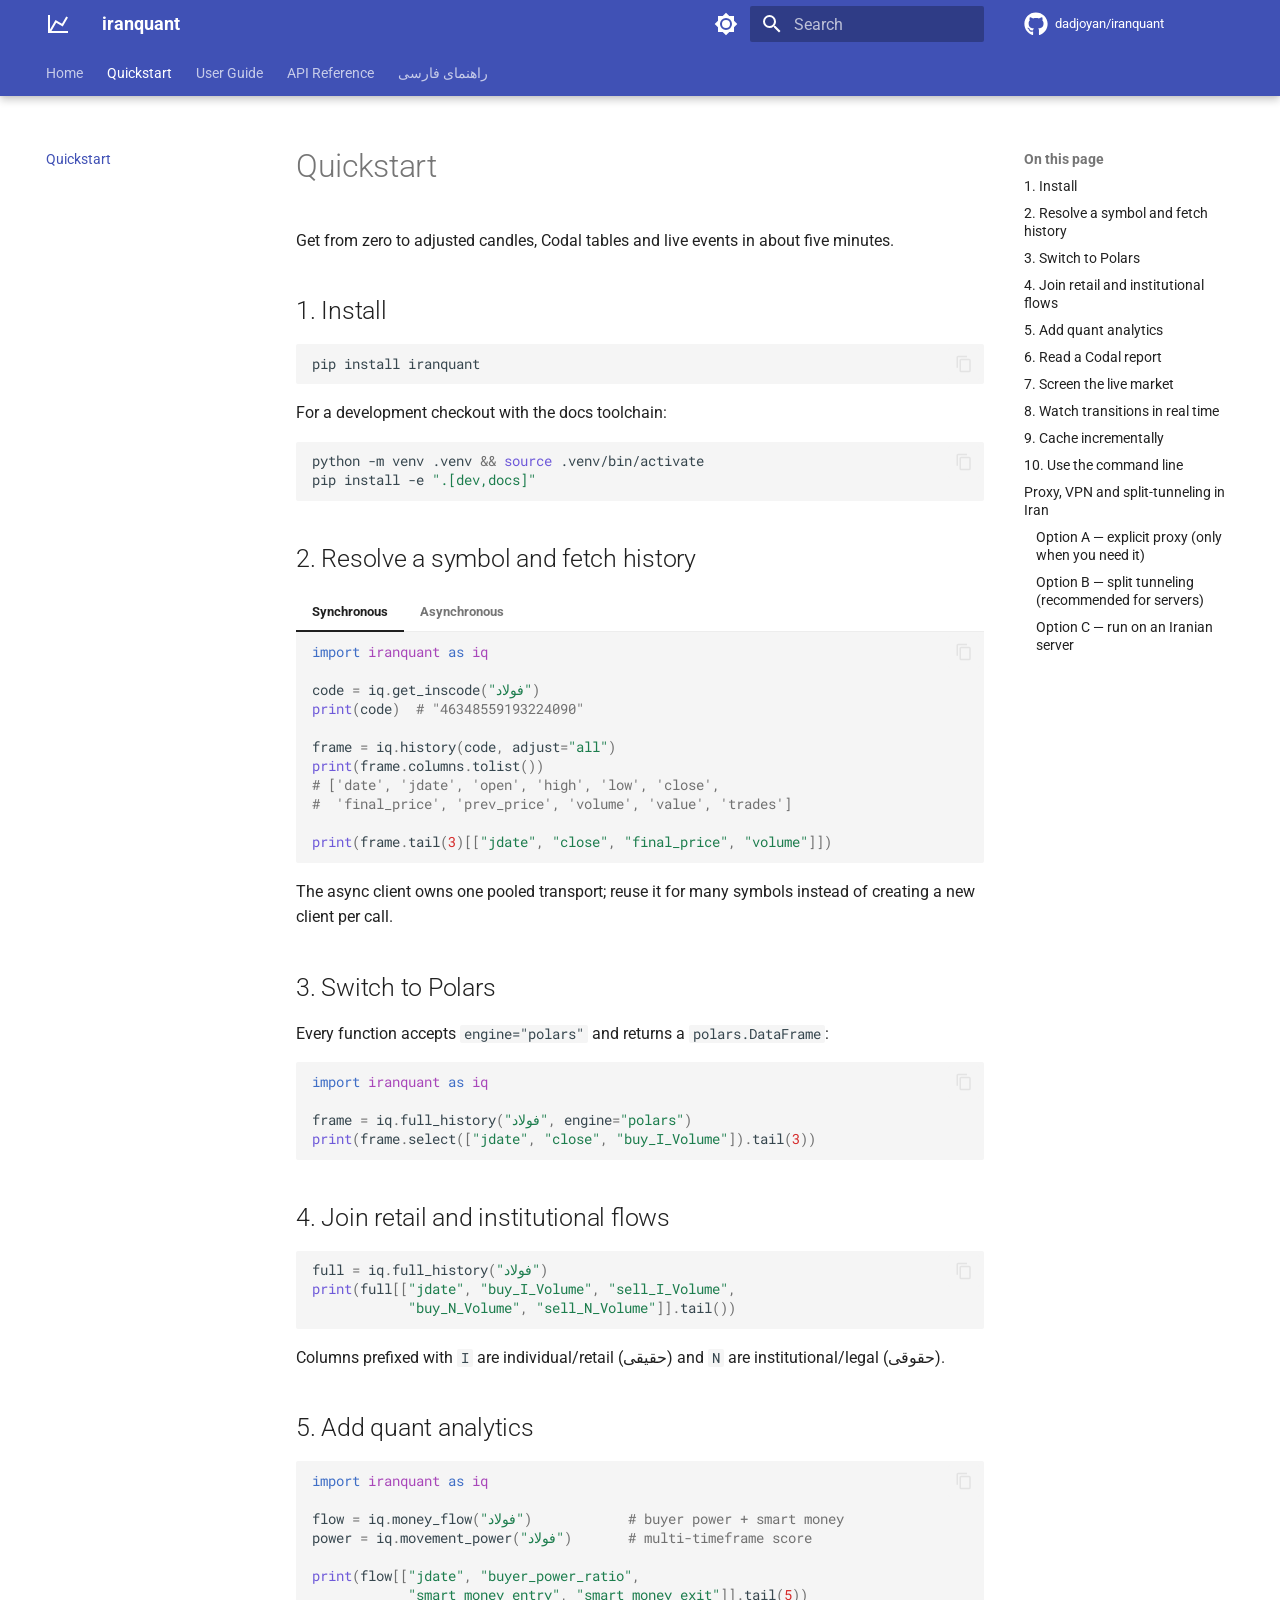
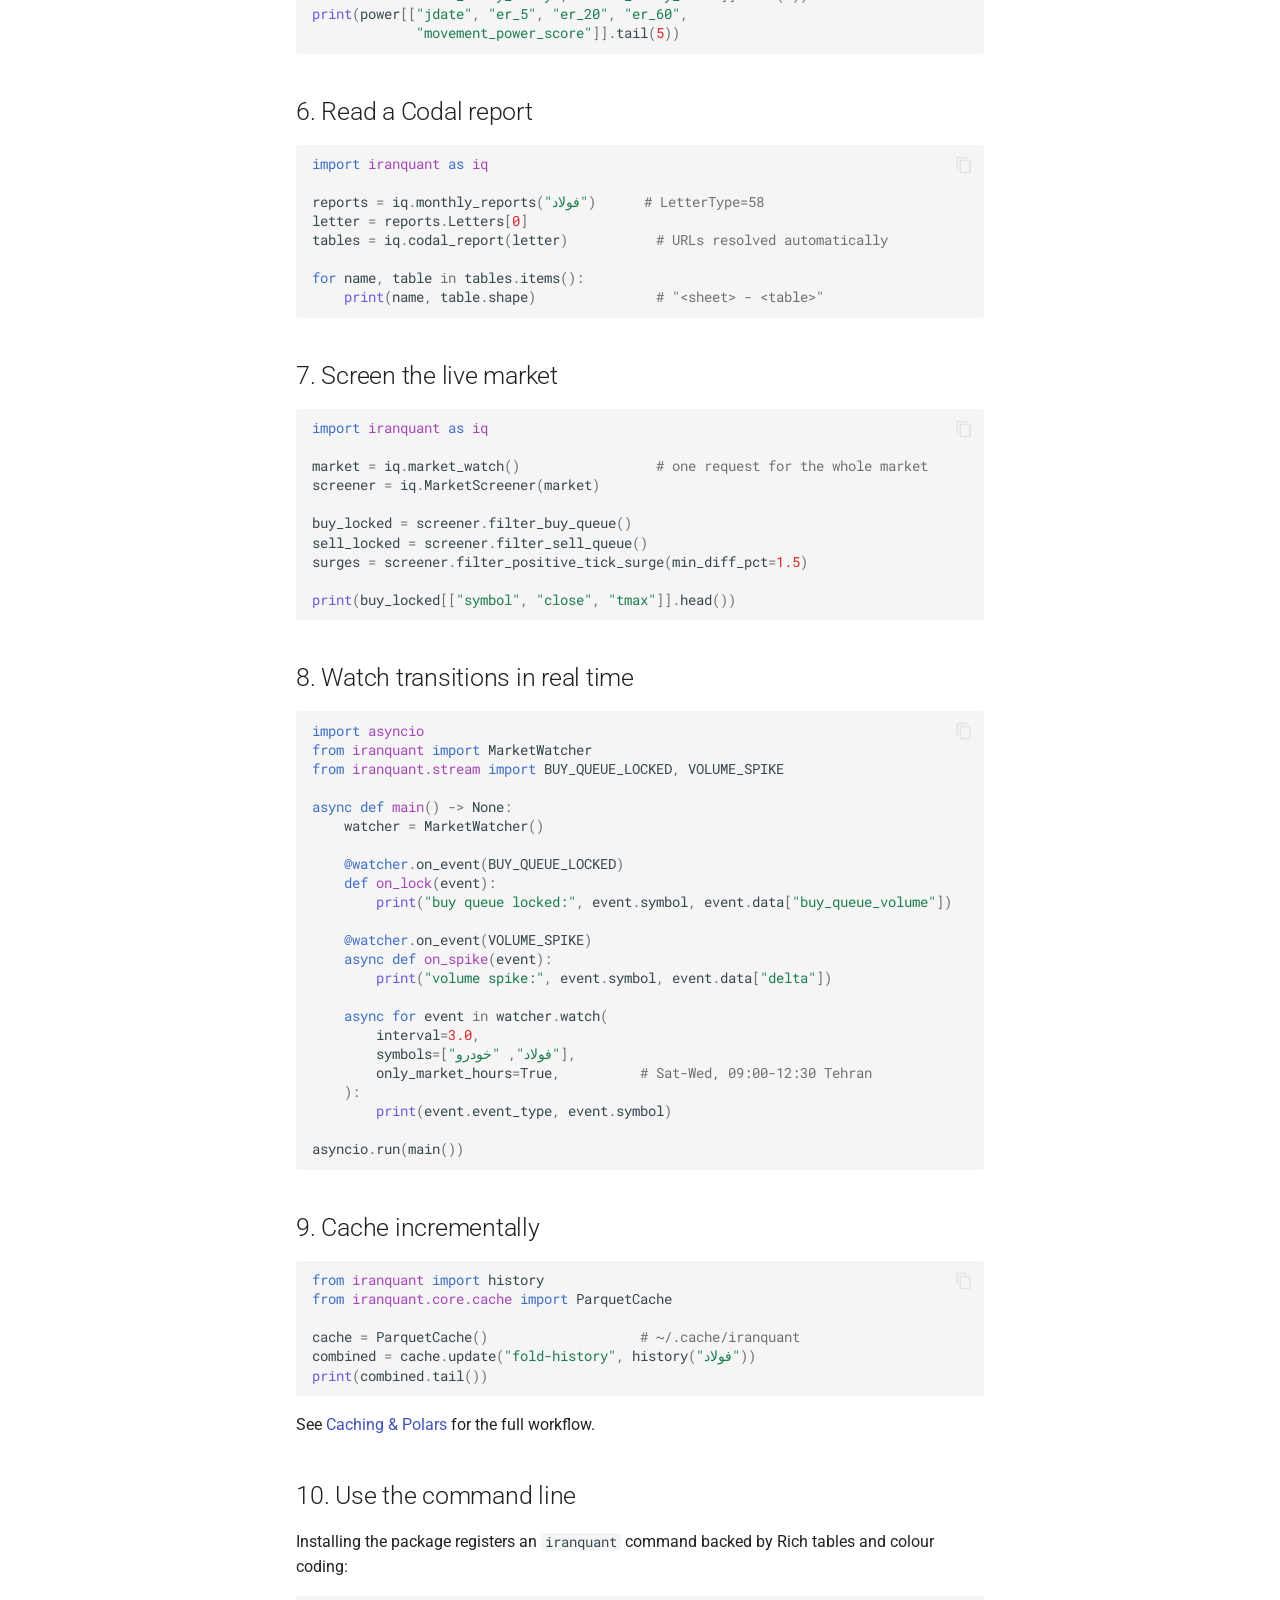
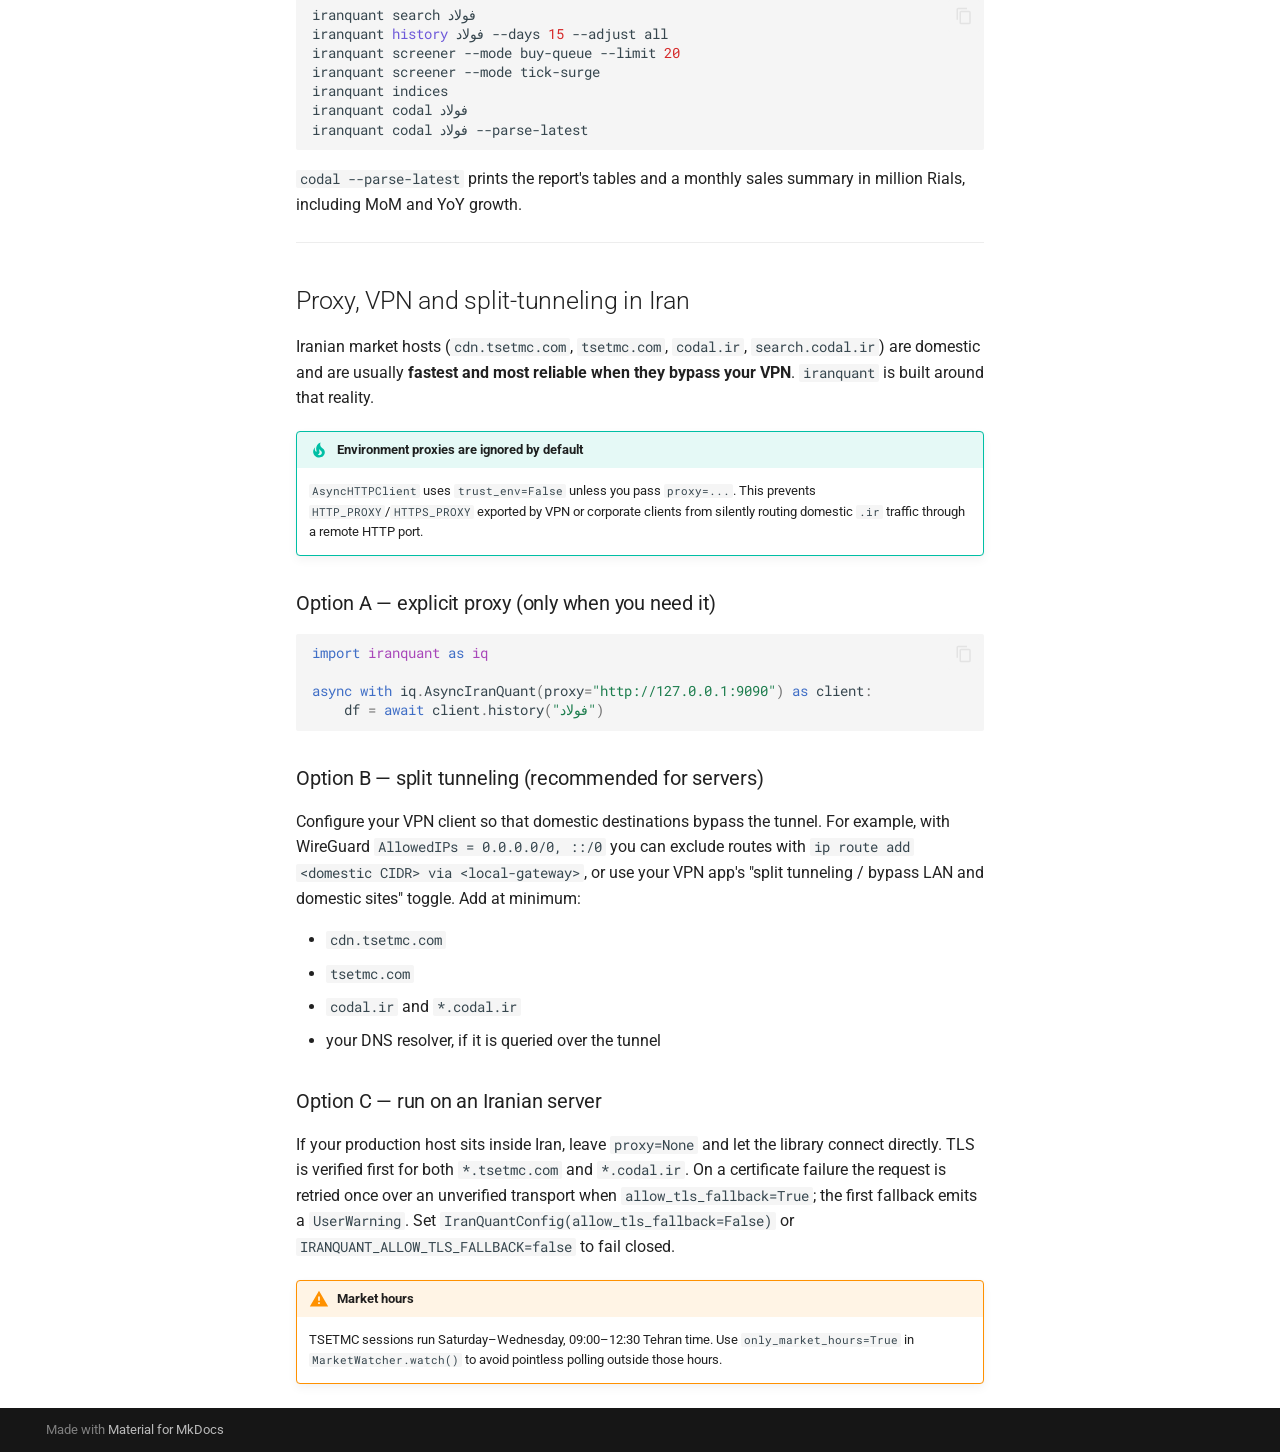
<file: quickstart/index.html>
<!doctype html>
<html lang="en" class="no-js">
  <head>
    
      <meta charset="utf-8">
      <meta name="viewport" content="width=device-width,initial-scale=1">
      
        <meta name="description" content="Async-first TSETMC and Codal market-data client for the Iranian capital market">
      
      
        <meta name="author" content="Saeed Dadjoyan Aghdami">
      
      
        <link rel="canonical" href="https://dadjoyan.github.io/iranquant/quickstart/">
      
      
        <link rel="prev" href="..">
      
      
        <link rel="next" href="../guide/market/">
      
      
        
      
      
      <link rel="icon" href="../assets/images/favicon.png">
      <meta name="generator" content="mkdocs-1.6.1, mkdocs-material-9.8.0">
    
    
      
        <title>Quickstart - iranquant</title>
      
    
    
      <link rel="stylesheet" href="../assets/stylesheets/main.57a0d79d.min.css">
      
        
        <link rel="stylesheet" href="../assets/stylesheets/palette.fb2fffe2.min.css">
      
      


    
    
      
    
    
      
        
        
        <link rel="preconnect" href="https://fonts.gstatic.com" crossorigin>
        <link rel="stylesheet" href="https://fonts.googleapis.com/css?family=Roboto:300,300i,400,400i,700,700i%7CRoboto+Mono:400,400i,700,700i&display=fallback">
        <style>:root{--md-text-font:"Roboto";--md-code-font:"Roboto Mono"}</style>
      
    
    
      <link rel="stylesheet" href="../assets/_mkdocstrings.css">
    
      <link rel="stylesheet" href="../stylesheets/extra.css">
    
    <script>__md_scope=new URL("..",location),__md_hash=e=>[...e].reduce(((e,_)=>(e<<5)-e+_.charCodeAt(0)),0),__md_get=(e,_=localStorage,t=__md_scope)=>JSON.parse(_.getItem(t.pathname+"."+e)),__md_set=(e,_,t=localStorage,a=__md_scope)=>{try{t.setItem(a.pathname+"."+e,JSON.stringify(_))}catch(e){}}</script>
    
      

    
    
  </head>
  
  
    
    
      
    
    
    
    
    <body dir="ltr" data-md-color-scheme="default" data-md-color-primary="indigo" data-md-color-accent="indigo">
  
    
    <input class="md-toggle" data-md-toggle="drawer" type="checkbox" id="__drawer" autocomplete="off">
    <input class="md-toggle" data-md-toggle="search" type="checkbox" id="__search" autocomplete="off">
    <label class="md-overlay" for="__drawer"></label>
    <div data-md-component="skip">
      
        
        <a href="#quickstart" class="md-skip">
          Skip to content
        </a>
      
    </div>
    <div data-md-component="announce">
      
    </div>
    
    
      

  

<header class="md-header md-header--shadow md-header--lifted" data-md-component="header">
  <nav class="md-header__inner md-grid" aria-label="Header">
    <a href=".." title="iranquant" class="md-header__button md-logo" aria-label="iranquant" data-md-component="logo">
      
  
  <svg xmlns="http://www.w3.org/2000/svg" viewBox="0 0 24 24"><path d="m16 11.78 4.24-7.33 1.73 1-5.23 9.05-6.51-3.75L5.46 19H22v2H2V3h2v14.54L9.5 8z"/></svg>

    </a>
    <label class="md-header__button md-icon" for="__drawer">
      
      <svg xmlns="http://www.w3.org/2000/svg" viewBox="0 0 24 24"><path d="M3 6h18v2H3zm0 5h18v2H3zm0 5h18v2H3z"/></svg>
    </label>
    <div class="md-header__title" data-md-component="header-title">
      <div class="md-header__ellipsis">
        <div class="md-header__topic">
          <span class="md-ellipsis">
            iranquant
          </span>
        </div>
        <div class="md-header__topic" data-md-component="header-topic">
          <span class="md-ellipsis">
            
              Quickstart
            
          </span>
        </div>
      </div>
    </div>
    
      
        <form class="md-header__option" data-md-component="palette">
  
    
    
    
    <input class="md-option" data-md-color-media="(prefers-color-scheme: light)" data-md-color-scheme="default" data-md-color-primary="indigo" data-md-color-accent="indigo"  aria-label="Switch to dark mode"  type="radio" name="__palette" id="__palette_0">
    
      <label class="md-header__button md-icon" title="Switch to dark mode" for="__palette_1" hidden>
        <svg xmlns="http://www.w3.org/2000/svg" viewBox="0 0 24 24"><path d="M12 8a4 4 0 0 0-4 4 4 4 0 0 0 4 4 4 4 0 0 0 4-4 4 4 0 0 0-4-4m0 10a6 6 0 0 1-6-6 6 6 0 0 1 6-6 6 6 0 0 1 6 6 6 6 0 0 1-6 6m8-9.31V4h-4.69L12 .69 8.69 4H4v4.69L.69 12 4 15.31V20h4.69L12 23.31 15.31 20H20v-4.69L23.31 12z"/></svg>
      </label>
    
  
    
    
    
    <input class="md-option" data-md-color-media="(prefers-color-scheme: dark)" data-md-color-scheme="slate" data-md-color-primary="indigo" data-md-color-accent="indigo"  aria-label="Switch to light mode"  type="radio" name="__palette" id="__palette_1">
    
      <label class="md-header__button md-icon" title="Switch to light mode" for="__palette_0" hidden>
        <svg xmlns="http://www.w3.org/2000/svg" viewBox="0 0 24 24"><path d="M12 18c-.89 0-1.74-.2-2.5-.55C11.56 16.5 13 14.42 13 12s-1.44-4.5-3.5-5.45C10.26 6.2 11.11 6 12 6a6 6 0 0 1 6 6 6 6 0 0 1-6 6m8-9.31V4h-4.69L12 .69 8.69 4H4v4.69L.69 12 4 15.31V20h4.69L12 23.31 15.31 20H20v-4.69L23.31 12z"/></svg>
      </label>
    
  
</form>
      
    
    
      <script>var palette=__md_get("__palette");if(palette&&palette.color){if("(prefers-color-scheme)"===palette.color.media){var media=matchMedia("(prefers-color-scheme: light)"),input=document.querySelector(media.matches?"[data-md-color-media='(prefers-color-scheme: light)']":"[data-md-color-media='(prefers-color-scheme: dark)']");palette.color.media=input.getAttribute("data-md-color-media"),palette.color.scheme=input.getAttribute("data-md-color-scheme"),palette.color.primary=input.getAttribute("data-md-color-primary"),palette.color.accent=input.getAttribute("data-md-color-accent")}for(var[key,value]of Object.entries(palette.color))document.body.setAttribute("data-md-color-"+key,value)}</script>
    
    
    
      
      
        <label class="md-header__button md-icon" for="__search">
          
          <svg xmlns="http://www.w3.org/2000/svg" viewBox="0 0 24 24"><path d="M9.5 3A6.5 6.5 0 0 1 16 9.5c0 1.61-.59 3.09-1.56 4.23l.27.27h.79l5 5-1.5 1.5-5-5v-.79l-.27-.27A6.52 6.52 0 0 1 9.5 16 6.5 6.5 0 0 1 3 9.5 6.5 6.5 0 0 1 9.5 3m0 2C7 5 5 7 5 9.5S7 14 9.5 14 14 12 14 9.5 12 5 9.5 5"/></svg>
        </label>
        <div class="md-search" data-md-component="search" role="dialog">
  <label class="md-search__overlay" for="__search"></label>
  <div class="md-search__inner" role="search">
    <form class="md-search__form" name="search">
      <input type="text" class="md-search__input" name="query" aria-label="Search" placeholder="Search" autocapitalize="off" autocorrect="off" autocomplete="off" spellcheck="false" data-md-component="search-query" required>
      <label class="md-search__icon md-icon" for="__search">
        
        <svg xmlns="http://www.w3.org/2000/svg" viewBox="0 0 24 24"><path d="M9.5 3A6.5 6.5 0 0 1 16 9.5c0 1.61-.59 3.09-1.56 4.23l.27.27h.79l5 5-1.5 1.5-5-5v-.79l-.27-.27A6.52 6.52 0 0 1 9.5 16 6.5 6.5 0 0 1 3 9.5 6.5 6.5 0 0 1 9.5 3m0 2C7 5 5 7 5 9.5S7 14 9.5 14 14 12 14 9.5 12 5 9.5 5"/></svg>
        
        <svg xmlns="http://www.w3.org/2000/svg" viewBox="0 0 24 24"><path d="M20 11v2H8l5.5 5.5-1.42 1.42L4.16 12l7.92-7.92L13.5 5.5 8 11z"/></svg>
      </label>
      <nav class="md-search__options" aria-label="Search">
        
          <a href="javascript:void(0)" class="md-search__icon md-icon" title="Share" aria-label="Share" data-clipboard data-clipboard-text="" data-md-component="search-share" tabindex="-1">
            
            <svg xmlns="http://www.w3.org/2000/svg" viewBox="0 0 24 24"><path d="M18 16.08c-.76 0-1.44.3-1.96.77L8.91 12.7c.05-.23.09-.46.09-.7s-.04-.47-.09-.7l7.05-4.11c.54.5 1.25.81 2.04.81a3 3 0 0 0 3-3 3 3 0 0 0-3-3 3 3 0 0 0-3 3c0 .24.04.47.09.7L8.04 9.81C7.5 9.31 6.79 9 6 9a3 3 0 0 0-3 3 3 3 0 0 0 3 3c.79 0 1.5-.31 2.04-.81l7.12 4.15c-.05.21-.08.43-.08.66 0 1.61 1.31 2.91 2.92 2.91s2.92-1.3 2.92-2.91A2.92 2.92 0 0 0 18 16.08"/></svg>
          </a>
        
        <button type="reset" class="md-search__icon md-icon" title="Clear" aria-label="Clear" tabindex="-1">
          
          <svg xmlns="http://www.w3.org/2000/svg" viewBox="0 0 24 24"><path d="M19 6.41 17.59 5 12 10.59 6.41 5 5 6.41 10.59 12 5 17.59 6.41 19 12 13.41 17.59 19 19 17.59 13.41 12z"/></svg>
        </button>
      </nav>
      
        <div class="md-search__suggest" data-md-component="search-suggest"></div>
      
    </form>
    <div class="md-search__output">
      <div class="md-search__scrollwrap" tabindex="0" data-md-scrollfix>
        <div class="md-search-result" data-md-component="search-result">
          <div class="md-search-result__meta">
            Initializing search
          </div>
          <ol class="md-search-result__list" role="presentation"></ol>
        </div>
      </div>
    </div>
  </div>
</div>
      
    
    
      <div class="md-header__source">
        <a href="https://github.com/dadjoyan/iranquant" title="Go to repository" class="md-source" data-md-component="source">
  <div class="md-source__icon md-icon">
    
    <svg xmlns="http://www.w3.org/2000/svg" viewBox="0 0 512 512"><!--! Font Awesome Free 7.1.0 by @fontawesome - https://fontawesome.com License - https://fontawesome.com/license/free (Icons: CC BY 4.0, Fonts: SIL OFL 1.1, Code: MIT License) Copyright 2025 Fonticons, Inc.--><path d="M173.9 397.4c0 2-2.3 3.6-5.2 3.6-3.3.3-5.6-1.3-5.6-3.6 0-2 2.3-3.6 5.2-3.6 3-.3 5.6 1.3 5.6 3.6m-31.1-4.5c-.7 2 1.3 4.3 4.3 4.9 2.6 1 5.6 0 6.2-2s-1.3-4.3-4.3-5.2c-2.6-.7-5.5.3-6.2 2.3m44.2-1.7c-2.9.7-4.9 2.6-4.6 4.9.3 2 2.9 3.3 5.9 2.6 2.9-.7 4.9-2.6 4.6-4.6-.3-1.9-3-3.2-5.9-2.9M252.8 8C114.1 8 8 113.3 8 252c0 110.9 69.8 205.8 169.5 239.2 12.8 2.3 17.3-5.6 17.3-12.1 0-6.2-.3-40.4-.3-61.4 0 0-70 15-84.7-29.8 0 0-11.4-29.1-27.8-36.6 0 0-22.9-15.7 1.6-15.4 0 0 24.9 2 38.6 25.8 21.9 38.6 58.6 27.5 72.9 20.9 2.3-16 8.8-27.1 16-33.7-55.9-6.2-112.3-14.3-112.3-110.5 0-27.5 7.6-41.3 23.6-58.9-2.6-6.5-11.1-33.3 2.6-67.9 20.9-6.5 69 27 69 27 20-5.6 41.5-8.5 62.8-8.5s42.8 2.9 62.8 8.5c0 0 48.1-33.6 69-27 13.7 34.7 5.2 61.4 2.6 67.9 16 17.7 25.8 31.5 25.8 58.9 0 96.5-58.9 104.2-114.8 110.5 9.2 7.9 17 22.9 17 46.4 0 33.7-.3 75.4-.3 83.6 0 6.5 4.6 14.4 17.3 12.1C436.2 457.8 504 362.9 504 252 504 113.3 391.5 8 252.8 8M105.2 352.9c-1.3 1-1 3.3.7 5.2 1.6 1.6 3.9 2.3 5.2 1 1.3-1 1-3.3-.7-5.2-1.6-1.6-3.9-2.3-5.2-1m-10.8-8.1c-.7 1.3.3 2.9 2.3 3.9 1.6 1 3.6.7 4.3-.7.7-1.3-.3-2.9-2.3-3.9-2-.6-3.6-.3-4.3.7m32.4 35.6c-1.6 1.3-1 4.3 1.3 6.2 2.3 2.3 5.2 2.6 6.5 1 1.3-1.3.7-4.3-1.3-6.2-2.2-2.3-5.2-2.6-6.5-1m-11.4-14.7c-1.6 1-1.6 3.6 0 5.9s4.3 3.3 5.6 2.3c1.6-1.3 1.6-3.9 0-6.2-1.4-2.3-4-3.3-5.6-2"/></svg>
  </div>
  <div class="md-source__repository">
    dadjoyan/iranquant
  </div>
</a>
      </div>
    
  </nav>
  
    
      
<nav class="md-tabs" aria-label="Tabs" data-md-component="tabs">
  <div class="md-grid">
    <ul class="md-tabs__list">
      
        
  
  
  
  
    <li class="md-tabs__item">
      <a href=".." class="md-tabs__link">
        
  
  
    
  
  Home

      </a>
    </li>
  

      
        
  
  
  
    
  
  
    <li class="md-tabs__item md-tabs__item--active">
      <a href="./" class="md-tabs__link">
        
  
  
    
  
  Quickstart

      </a>
    </li>
  

      
        
  
  
  
  
    
    
      <li class="md-tabs__item">
        <a href="../guide/market/" class="md-tabs__link">
          
  
  
    
  
  User Guide

        </a>
      </li>
    
  

      
        
  
  
  
  
    
    
      <li class="md-tabs__item">
        <a href="../reference/top-level/" class="md-tabs__link">
          
  
  
    
  
  API Reference

        </a>
      </li>
    
  

      
        
  
  
  
  
    <li class="md-tabs__item">
      <a href="../fa/" class="md-tabs__link">
        
  
  
    
  
  راهنمای فارسی

      </a>
    </li>
  

      
    </ul>
  </div>
</nav>
    
  
</header>
    
    <div class="md-container" data-md-component="container">
      
      
        
      
      <main class="md-main" data-md-component="main">
        <div class="md-main__inner md-grid">
          
            
              
              <div class="md-sidebar md-sidebar--primary" data-md-component="sidebar" data-md-type="navigation" >
                <div class="md-sidebar__scrollwrap">
                  <div class="md-sidebar__inner">
                    


  


<nav class="md-nav md-nav--primary md-nav--lifted" aria-label="Navigation" data-md-level="0">
  <label class="md-nav__title" for="__drawer">
    <a href=".." title="iranquant" class="md-nav__button md-logo" aria-label="iranquant" data-md-component="logo">
      
  
  <svg xmlns="http://www.w3.org/2000/svg" viewBox="0 0 24 24"><path d="m16 11.78 4.24-7.33 1.73 1-5.23 9.05-6.51-3.75L5.46 19H22v2H2V3h2v14.54L9.5 8z"/></svg>

    </a>
    iranquant
  </label>
  
    <div class="md-nav__source">
      <a href="https://github.com/dadjoyan/iranquant" title="Go to repository" class="md-source" data-md-component="source">
  <div class="md-source__icon md-icon">
    
    <svg xmlns="http://www.w3.org/2000/svg" viewBox="0 0 512 512"><!--! Font Awesome Free 7.1.0 by @fontawesome - https://fontawesome.com License - https://fontawesome.com/license/free (Icons: CC BY 4.0, Fonts: SIL OFL 1.1, Code: MIT License) Copyright 2025 Fonticons, Inc.--><path d="M173.9 397.4c0 2-2.3 3.6-5.2 3.6-3.3.3-5.6-1.3-5.6-3.6 0-2 2.3-3.6 5.2-3.6 3-.3 5.6 1.3 5.6 3.6m-31.1-4.5c-.7 2 1.3 4.3 4.3 4.9 2.6 1 5.6 0 6.2-2s-1.3-4.3-4.3-5.2c-2.6-.7-5.5.3-6.2 2.3m44.2-1.7c-2.9.7-4.9 2.6-4.6 4.9.3 2 2.9 3.3 5.9 2.6 2.9-.7 4.9-2.6 4.6-4.6-.3-1.9-3-3.2-5.9-2.9M252.8 8C114.1 8 8 113.3 8 252c0 110.9 69.8 205.8 169.5 239.2 12.8 2.3 17.3-5.6 17.3-12.1 0-6.2-.3-40.4-.3-61.4 0 0-70 15-84.7-29.8 0 0-11.4-29.1-27.8-36.6 0 0-22.9-15.7 1.6-15.4 0 0 24.9 2 38.6 25.8 21.9 38.6 58.6 27.5 72.9 20.9 2.3-16 8.8-27.1 16-33.7-55.9-6.2-112.3-14.3-112.3-110.5 0-27.5 7.6-41.3 23.6-58.9-2.6-6.5-11.1-33.3 2.6-67.9 20.9-6.5 69 27 69 27 20-5.6 41.5-8.5 62.8-8.5s42.8 2.9 62.8 8.5c0 0 48.1-33.6 69-27 13.7 34.7 5.2 61.4 2.6 67.9 16 17.7 25.8 31.5 25.8 58.9 0 96.5-58.9 104.2-114.8 110.5 9.2 7.9 17 22.9 17 46.4 0 33.7-.3 75.4-.3 83.6 0 6.5 4.6 14.4 17.3 12.1C436.2 457.8 504 362.9 504 252 504 113.3 391.5 8 252.8 8M105.2 352.9c-1.3 1-1 3.3.7 5.2 1.6 1.6 3.9 2.3 5.2 1 1.3-1 1-3.3-.7-5.2-1.6-1.6-3.9-2.3-5.2-1m-10.8-8.1c-.7 1.3.3 2.9 2.3 3.9 1.6 1 3.6.7 4.3-.7.7-1.3-.3-2.9-2.3-3.9-2-.6-3.6-.3-4.3.7m32.4 35.6c-1.6 1.3-1 4.3 1.3 6.2 2.3 2.3 5.2 2.6 6.5 1 1.3-1.3.7-4.3-1.3-6.2-2.2-2.3-5.2-2.6-6.5-1m-11.4-14.7c-1.6 1-1.6 3.6 0 5.9s4.3 3.3 5.6 2.3c1.6-1.3 1.6-3.9 0-6.2-1.4-2.3-4-3.3-5.6-2"/></svg>
  </div>
  <div class="md-source__repository">
    dadjoyan/iranquant
  </div>
</a>
    </div>
  
  <ul class="md-nav__list" data-md-scrollfix>
    
      
      
  
  
  
  
    <li class="md-nav__item">
      <a href=".." class="md-nav__link">
        
  
  
  <span class="md-ellipsis">
    
  
    Home
  

    
  </span>
  
  

      </a>
    </li>
  

    
      
      
  
  
    
  
  
  
    <li class="md-nav__item md-nav__item--active">
      
      <input class="md-nav__toggle md-toggle" type="checkbox" id="__toc">
      
      
        
      
      
        <label class="md-nav__link md-nav__link--active" for="__toc">
          
  
  
  <span class="md-ellipsis">
    
  
    Quickstart
  

    
  </span>
  
  

          <span class="md-nav__icon md-icon"></span>
        </label>
      
      <a href="./" class="md-nav__link md-nav__link--active">
        
  
  
  <span class="md-ellipsis">
    
  
    Quickstart
  

    
  </span>
  
  

      </a>
      
        

  

<nav class="md-nav md-nav--secondary" aria-label="On this page">
  
  
  
    
  
  
    <label class="md-nav__title" for="__toc">
      <span class="md-nav__icon md-icon"></span>
      On this page
    </label>
    <ul class="md-nav__list" data-md-component="toc" data-md-scrollfix>
      
        <li class="md-nav__item">
  <a href="#1-install" class="md-nav__link">
    <span class="md-ellipsis">
      
        1. Install
      
    </span>
  </a>
  
</li>
      
        <li class="md-nav__item">
  <a href="#2-resolve-a-symbol-and-fetch-history" class="md-nav__link">
    <span class="md-ellipsis">
      
        2. Resolve a symbol and fetch history
      
    </span>
  </a>
  
</li>
      
        <li class="md-nav__item">
  <a href="#3-switch-to-polars" class="md-nav__link">
    <span class="md-ellipsis">
      
        3. Switch to Polars
      
    </span>
  </a>
  
</li>
      
        <li class="md-nav__item">
  <a href="#4-join-retail-and-institutional-flows" class="md-nav__link">
    <span class="md-ellipsis">
      
        4. Join retail and institutional flows
      
    </span>
  </a>
  
</li>
      
        <li class="md-nav__item">
  <a href="#5-add-quant-analytics" class="md-nav__link">
    <span class="md-ellipsis">
      
        5. Add quant analytics
      
    </span>
  </a>
  
</li>
      
        <li class="md-nav__item">
  <a href="#6-read-a-codal-report" class="md-nav__link">
    <span class="md-ellipsis">
      
        6. Read a Codal report
      
    </span>
  </a>
  
</li>
      
        <li class="md-nav__item">
  <a href="#7-screen-the-live-market" class="md-nav__link">
    <span class="md-ellipsis">
      
        7. Screen the live market
      
    </span>
  </a>
  
</li>
      
        <li class="md-nav__item">
  <a href="#8-watch-transitions-in-real-time" class="md-nav__link">
    <span class="md-ellipsis">
      
        8. Watch transitions in real time
      
    </span>
  </a>
  
</li>
      
        <li class="md-nav__item">
  <a href="#9-cache-incrementally" class="md-nav__link">
    <span class="md-ellipsis">
      
        9. Cache incrementally
      
    </span>
  </a>
  
</li>
      
        <li class="md-nav__item">
  <a href="#10-use-the-command-line" class="md-nav__link">
    <span class="md-ellipsis">
      
        10. Use the command line
      
    </span>
  </a>
  
</li>
      
        <li class="md-nav__item">
  <a href="#proxy-vpn-and-split-tunneling-in-iran" class="md-nav__link">
    <span class="md-ellipsis">
      
        Proxy, VPN and split-tunneling in Iran
      
    </span>
  </a>
  
    <nav class="md-nav" aria-label="Proxy, VPN and split-tunneling in Iran">
      <ul class="md-nav__list">
        
          <li class="md-nav__item">
  <a href="#option-a-explicit-proxy-only-when-you-need-it" class="md-nav__link">
    <span class="md-ellipsis">
      
        Option A — explicit proxy (only when you need it)
      
    </span>
  </a>
  
</li>
        
          <li class="md-nav__item">
  <a href="#option-b-split-tunneling-recommended-for-servers" class="md-nav__link">
    <span class="md-ellipsis">
      
        Option B — split tunneling (recommended for servers)
      
    </span>
  </a>
  
</li>
        
          <li class="md-nav__item">
  <a href="#option-c-run-on-an-iranian-server" class="md-nav__link">
    <span class="md-ellipsis">
      
        Option C — run on an Iranian server
      
    </span>
  </a>
  
</li>
        
      </ul>
    </nav>
  
</li>
      
    </ul>
  
</nav>
      
    </li>
  

    
      
      
  
  
  
  
    
    
      
        
      
        
      
        
      
        
      
        
      
    
    
    
      
      
        
      
    
    
    <li class="md-nav__item md-nav__item--nested">
      
        
        
        <input class="md-nav__toggle md-toggle " type="checkbox" id="__nav_3" >
        
          
          <label class="md-nav__link" for="__nav_3" id="__nav_3_label" tabindex="0">
            
  
  
  <span class="md-ellipsis">
    
  
    User Guide
  

    
  </span>
  
  

            <span class="md-nav__icon md-icon"></span>
          </label>
        
        <nav class="md-nav" data-md-level="1" aria-labelledby="__nav_3_label" aria-expanded="false">
          <label class="md-nav__title" for="__nav_3">
            <span class="md-nav__icon md-icon"></span>
            
  
    User Guide
  

          </label>
          <ul class="md-nav__list" data-md-scrollfix>
            
              
                
  
  
  
  
    <li class="md-nav__item">
      <a href="../guide/market/" class="md-nav__link">
        
  
  
  <span class="md-ellipsis">
    
  
    Market Data
  

    
  </span>
  
  

      </a>
    </li>
  

              
            
              
                
  
  
  
  
    <li class="md-nav__item">
      <a href="../guide/codal/" class="md-nav__link">
        
  
  
  <span class="md-ellipsis">
    
  
    Codal Reports
  

    
  </span>
  
  

      </a>
    </li>
  

              
            
              
                
  
  
  
  
    <li class="md-nav__item">
      <a href="../guide/quant/" class="md-nav__link">
        
  
  
  <span class="md-ellipsis">
    
  
    Quant Analytics
  

    
  </span>
  
  

      </a>
    </li>
  

              
            
              
                
  
  
  
  
    <li class="md-nav__item">
      <a href="../guide/streaming/" class="md-nav__link">
        
  
  
  <span class="md-ellipsis">
    
  
    Streaming
  

    
  </span>
  
  

      </a>
    </li>
  

              
            
              
                
  
  
  
  
    <li class="md-nav__item">
      <a href="../guide/caching-and-polars/" class="md-nav__link">
        
  
  
  <span class="md-ellipsis">
    
  
    Caching & Polars
  

    
  </span>
  
  

      </a>
    </li>
  

              
            
          </ul>
        </nav>
      
    </li>
  

    
      
      
  
  
  
  
    
    
      
        
      
        
      
        
      
        
      
        
      
    
    
    
      
      
        
      
    
    
    <li class="md-nav__item md-nav__item--nested">
      
        
        
        <input class="md-nav__toggle md-toggle " type="checkbox" id="__nav_4" >
        
          
          <label class="md-nav__link" for="__nav_4" id="__nav_4_label" tabindex="0">
            
  
  
  <span class="md-ellipsis">
    
  
    API Reference
  

    
  </span>
  
  

            <span class="md-nav__icon md-icon"></span>
          </label>
        
        <nav class="md-nav" data-md-level="1" aria-labelledby="__nav_4_label" aria-expanded="false">
          <label class="md-nav__title" for="__nav_4">
            <span class="md-nav__icon md-icon"></span>
            
  
    API Reference
  

          </label>
          <ul class="md-nav__list" data-md-scrollfix>
            
              
                
  
  
  
  
    <li class="md-nav__item">
      <a href="../reference/top-level/" class="md-nav__link">
        
  
  
  <span class="md-ellipsis">
    
  
    Top-level
  

    
  </span>
  
  

      </a>
    </li>
  

              
            
              
                
  
  
  
  
    <li class="md-nav__item">
      <a href="../reference/market/" class="md-nav__link">
        
  
  
  <span class="md-ellipsis">
    
  
    Market
  

    
  </span>
  
  

      </a>
    </li>
  

              
            
              
                
  
  
  
  
    <li class="md-nav__item">
      <a href="../reference/codal/" class="md-nav__link">
        
  
  
  <span class="md-ellipsis">
    
  
    Codal
  

    
  </span>
  
  

      </a>
    </li>
  

              
            
              
                
  
  
  
  
    <li class="md-nav__item">
      <a href="../reference/quant/" class="md-nav__link">
        
  
  
  <span class="md-ellipsis">
    
  
    Quant
  

    
  </span>
  
  

      </a>
    </li>
  

              
            
              
                
  
  
  
  
    <li class="md-nav__item">
      <a href="../reference/stream/" class="md-nav__link">
        
  
  
  <span class="md-ellipsis">
    
  
    Stream
  

    
  </span>
  
  

      </a>
    </li>
  

              
            
          </ul>
        </nav>
      
    </li>
  

    
      
      
  
  
  
  
    <li class="md-nav__item">
      <a href="../fa/" class="md-nav__link">
        
  
  
  <span class="md-ellipsis">
    
  
    راهنمای فارسی
  

    
  </span>
  
  

      </a>
    </li>
  

    
  </ul>
</nav>
                  </div>
                </div>
              </div>
            
            
              
              <div class="md-sidebar md-sidebar--secondary" data-md-component="sidebar" data-md-type="toc" >
                <div class="md-sidebar__scrollwrap">
                  <div class="md-sidebar__inner">
                    

  

<nav class="md-nav md-nav--secondary" aria-label="On this page">
  
  
  
    
  
  
    <label class="md-nav__title" for="__toc">
      <span class="md-nav__icon md-icon"></span>
      On this page
    </label>
    <ul class="md-nav__list" data-md-component="toc" data-md-scrollfix>
      
        <li class="md-nav__item">
  <a href="#1-install" class="md-nav__link">
    <span class="md-ellipsis">
      
        1. Install
      
    </span>
  </a>
  
</li>
      
        <li class="md-nav__item">
  <a href="#2-resolve-a-symbol-and-fetch-history" class="md-nav__link">
    <span class="md-ellipsis">
      
        2. Resolve a symbol and fetch history
      
    </span>
  </a>
  
</li>
      
        <li class="md-nav__item">
  <a href="#3-switch-to-polars" class="md-nav__link">
    <span class="md-ellipsis">
      
        3. Switch to Polars
      
    </span>
  </a>
  
</li>
      
        <li class="md-nav__item">
  <a href="#4-join-retail-and-institutional-flows" class="md-nav__link">
    <span class="md-ellipsis">
      
        4. Join retail and institutional flows
      
    </span>
  </a>
  
</li>
      
        <li class="md-nav__item">
  <a href="#5-add-quant-analytics" class="md-nav__link">
    <span class="md-ellipsis">
      
        5. Add quant analytics
      
    </span>
  </a>
  
</li>
      
        <li class="md-nav__item">
  <a href="#6-read-a-codal-report" class="md-nav__link">
    <span class="md-ellipsis">
      
        6. Read a Codal report
      
    </span>
  </a>
  
</li>
      
        <li class="md-nav__item">
  <a href="#7-screen-the-live-market" class="md-nav__link">
    <span class="md-ellipsis">
      
        7. Screen the live market
      
    </span>
  </a>
  
</li>
      
        <li class="md-nav__item">
  <a href="#8-watch-transitions-in-real-time" class="md-nav__link">
    <span class="md-ellipsis">
      
        8. Watch transitions in real time
      
    </span>
  </a>
  
</li>
      
        <li class="md-nav__item">
  <a href="#9-cache-incrementally" class="md-nav__link">
    <span class="md-ellipsis">
      
        9. Cache incrementally
      
    </span>
  </a>
  
</li>
      
        <li class="md-nav__item">
  <a href="#10-use-the-command-line" class="md-nav__link">
    <span class="md-ellipsis">
      
        10. Use the command line
      
    </span>
  </a>
  
</li>
      
        <li class="md-nav__item">
  <a href="#proxy-vpn-and-split-tunneling-in-iran" class="md-nav__link">
    <span class="md-ellipsis">
      
        Proxy, VPN and split-tunneling in Iran
      
    </span>
  </a>
  
    <nav class="md-nav" aria-label="Proxy, VPN and split-tunneling in Iran">
      <ul class="md-nav__list">
        
          <li class="md-nav__item">
  <a href="#option-a-explicit-proxy-only-when-you-need-it" class="md-nav__link">
    <span class="md-ellipsis">
      
        Option A — explicit proxy (only when you need it)
      
    </span>
  </a>
  
</li>
        
          <li class="md-nav__item">
  <a href="#option-b-split-tunneling-recommended-for-servers" class="md-nav__link">
    <span class="md-ellipsis">
      
        Option B — split tunneling (recommended for servers)
      
    </span>
  </a>
  
</li>
        
          <li class="md-nav__item">
  <a href="#option-c-run-on-an-iranian-server" class="md-nav__link">
    <span class="md-ellipsis">
      
        Option C — run on an Iranian server
      
    </span>
  </a>
  
</li>
        
      </ul>
    </nav>
  
</li>
      
    </ul>
  
</nav>
                  </div>
                </div>
              </div>
            
          
          
            <div class="md-content" data-md-component="content">
              
              <article class="md-content__inner md-typeset">
                
                  


  
  


<h1 id="quickstart">Quickstart<a class="headerlink" href="#quickstart" title="Permanent link">&para;</a></h1>
<p>Get from zero to adjusted candles, Codal tables and live events in about five
minutes.</p>
<h2 id="1-install">1. Install<a class="headerlink" href="#1-install" title="Permanent link">&para;</a></h2>
<div class="language-bash highlight"><pre><span></span><code><span id="__span-0-1"><a id="__codelineno-0-1" name="__codelineno-0-1" href="#__codelineno-0-1"></a>pip<span class="w"> </span>install<span class="w"> </span>iranquant
</span></code></pre></div>
<p>For a development checkout with the docs toolchain:</p>
<div class="language-bash highlight"><pre><span></span><code><span id="__span-1-1"><a id="__codelineno-1-1" name="__codelineno-1-1" href="#__codelineno-1-1"></a>python<span class="w"> </span>-m<span class="w"> </span>venv<span class="w"> </span>.venv<span class="w"> </span><span class="o">&amp;&amp;</span><span class="w"> </span><span class="nb">source</span><span class="w"> </span>.venv/bin/activate
</span><span id="__span-1-2"><a id="__codelineno-1-2" name="__codelineno-1-2" href="#__codelineno-1-2"></a>pip<span class="w"> </span>install<span class="w"> </span>-e<span class="w"> </span><span class="s2">".[dev,docs]"</span>
</span></code></pre></div>
<h2 id="2-resolve-a-symbol-and-fetch-history">2. Resolve a symbol and fetch history<a class="headerlink" href="#2-resolve-a-symbol-and-fetch-history" title="Permanent link">&para;</a></h2>
<div class="tabbed-set tabbed-alternate" data-tabs="1:2"><input checked="checked" id="__tabbed_1_1" name="__tabbed_1" type="radio" /><input id="__tabbed_1_2" name="__tabbed_1" type="radio" /><div class="tabbed-labels"><label for="__tabbed_1_1">Synchronous</label><label for="__tabbed_1_2">Asynchronous</label></div>
<div class="tabbed-content">
<div class="tabbed-block">
<div class="language-python highlight"><pre><span></span><code><span id="__span-2-1"><a id="__codelineno-2-1" name="__codelineno-2-1" href="#__codelineno-2-1"></a><span class="kn">import</span><span class="w"> </span><span class="nn">iranquant</span><span class="w"> </span><span class="k">as</span><span class="w"> </span><span class="nn">iq</span>
</span><span id="__span-2-2"><a id="__codelineno-2-2" name="__codelineno-2-2" href="#__codelineno-2-2"></a>
</span><span id="__span-2-3"><a id="__codelineno-2-3" name="__codelineno-2-3" href="#__codelineno-2-3"></a><span class="n">code</span> <span class="o">=</span> <span class="n">iq</span><span class="o">.</span><span class="n">get_inscode</span><span class="p">(</span><span class="s2">"فولاد"</span><span class="p">)</span>
</span><span id="__span-2-4"><a id="__codelineno-2-4" name="__codelineno-2-4" href="#__codelineno-2-4"></a><span class="nb">print</span><span class="p">(</span><span class="n">code</span><span class="p">)</span>  <span class="c1"># "46348559193224090"</span>
</span><span id="__span-2-5"><a id="__codelineno-2-5" name="__codelineno-2-5" href="#__codelineno-2-5"></a>
</span><span id="__span-2-6"><a id="__codelineno-2-6" name="__codelineno-2-6" href="#__codelineno-2-6"></a><span class="n">frame</span> <span class="o">=</span> <span class="n">iq</span><span class="o">.</span><span class="n">history</span><span class="p">(</span><span class="n">code</span><span class="p">,</span> <span class="n">adjust</span><span class="o">=</span><span class="s2">"all"</span><span class="p">)</span>
</span><span id="__span-2-7"><a id="__codelineno-2-7" name="__codelineno-2-7" href="#__codelineno-2-7"></a><span class="nb">print</span><span class="p">(</span><span class="n">frame</span><span class="o">.</span><span class="n">columns</span><span class="o">.</span><span class="n">tolist</span><span class="p">())</span>
</span><span id="__span-2-8"><a id="__codelineno-2-8" name="__codelineno-2-8" href="#__codelineno-2-8"></a><span class="c1"># ['date', 'jdate', 'open', 'high', 'low', 'close',</span>
</span><span id="__span-2-9"><a id="__codelineno-2-9" name="__codelineno-2-9" href="#__codelineno-2-9"></a><span class="c1">#  'final_price', 'prev_price', 'volume', 'value', 'trades']</span>
</span><span id="__span-2-10"><a id="__codelineno-2-10" name="__codelineno-2-10" href="#__codelineno-2-10"></a>
</span><span id="__span-2-11"><a id="__codelineno-2-11" name="__codelineno-2-11" href="#__codelineno-2-11"></a><span class="nb">print</span><span class="p">(</span><span class="n">frame</span><span class="o">.</span><span class="n">tail</span><span class="p">(</span><span class="mi">3</span><span class="p">)[[</span><span class="s2">"jdate"</span><span class="p">,</span> <span class="s2">"close"</span><span class="p">,</span> <span class="s2">"final_price"</span><span class="p">,</span> <span class="s2">"volume"</span><span class="p">]])</span>
</span></code></pre></div>
</div>
<div class="tabbed-block">
<div class="language-python highlight"><pre><span></span><code><span id="__span-3-1"><a id="__codelineno-3-1" name="__codelineno-3-1" href="#__codelineno-3-1"></a><span class="kn">import</span><span class="w"> </span><span class="nn">asyncio</span>
</span><span id="__span-3-2"><a id="__codelineno-3-2" name="__codelineno-3-2" href="#__codelineno-3-2"></a><span class="kn">import</span><span class="w"> </span><span class="nn">iranquant</span><span class="w"> </span><span class="k">as</span><span class="w"> </span><span class="nn">iq</span>
</span><span id="__span-3-3"><a id="__codelineno-3-3" name="__codelineno-3-3" href="#__codelineno-3-3"></a>
</span><span id="__span-3-4"><a id="__codelineno-3-4" name="__codelineno-3-4" href="#__codelineno-3-4"></a><span class="k">async</span> <span class="k">def</span><span class="w"> </span><span class="nf">main</span><span class="p">()</span> <span class="o">-&gt;</span> <span class="kc">None</span><span class="p">:</span>
</span><span id="__span-3-5"><a id="__codelineno-3-5" name="__codelineno-3-5" href="#__codelineno-3-5"></a>    <span class="k">async</span> <span class="k">with</span> <span class="n">iq</span><span class="o">.</span><span class="n">AsyncIranQuant</span><span class="p">(</span><span class="n">timeout</span><span class="o">=</span><span class="mf">20.0</span><span class="p">,</span> <span class="n">max_concurrency</span><span class="o">=</span><span class="mi">8</span><span class="p">)</span> <span class="k">as</span> <span class="n">client</span><span class="p">:</span>
</span><span id="__span-3-6"><a id="__codelineno-3-6" name="__codelineno-3-6" href="#__codelineno-3-6"></a>        <span class="n">code</span> <span class="o">=</span> <span class="k">await</span> <span class="n">client</span><span class="o">.</span><span class="n">resolve</span><span class="p">(</span><span class="s2">"فولاد"</span><span class="p">)</span>
</span><span id="__span-3-7"><a id="__codelineno-3-7" name="__codelineno-3-7" href="#__codelineno-3-7"></a>        <span class="n">frame</span> <span class="o">=</span> <span class="k">await</span> <span class="n">client</span><span class="o">.</span><span class="n">history</span><span class="p">(</span><span class="n">code</span><span class="p">,</span> <span class="n">adjust</span><span class="o">=</span><span class="s2">"all"</span><span class="p">)</span>
</span><span id="__span-3-8"><a id="__codelineno-3-8" name="__codelineno-3-8" href="#__codelineno-3-8"></a>        <span class="nb">print</span><span class="p">(</span><span class="n">frame</span><span class="o">.</span><span class="n">tail</span><span class="p">(</span><span class="mi">3</span><span class="p">)[[</span><span class="s2">"jdate"</span><span class="p">,</span> <span class="s2">"close"</span><span class="p">]])</span>
</span><span id="__span-3-9"><a id="__codelineno-3-9" name="__codelineno-3-9" href="#__codelineno-3-9"></a>
</span><span id="__span-3-10"><a id="__codelineno-3-10" name="__codelineno-3-10" href="#__codelineno-3-10"></a><span class="n">asyncio</span><span class="o">.</span><span class="n">run</span><span class="p">(</span><span class="n">main</span><span class="p">())</span>
</span></code></pre></div>
</div>
</div>
</div>
<p>The async client owns one pooled transport; reuse it for many symbols instead
of creating a new client per call.</p>
<h2 id="3-switch-to-polars">3. Switch to Polars<a class="headerlink" href="#3-switch-to-polars" title="Permanent link">&para;</a></h2>
<p>Every function accepts <code>engine="polars"</code> and returns a <code>polars.DataFrame</code>:</p>
<div class="language-python highlight"><pre><span></span><code><span id="__span-4-1"><a id="__codelineno-4-1" name="__codelineno-4-1" href="#__codelineno-4-1"></a><span class="kn">import</span><span class="w"> </span><span class="nn">iranquant</span><span class="w"> </span><span class="k">as</span><span class="w"> </span><span class="nn">iq</span>
</span><span id="__span-4-2"><a id="__codelineno-4-2" name="__codelineno-4-2" href="#__codelineno-4-2"></a>
</span><span id="__span-4-3"><a id="__codelineno-4-3" name="__codelineno-4-3" href="#__codelineno-4-3"></a><span class="n">frame</span> <span class="o">=</span> <span class="n">iq</span><span class="o">.</span><span class="n">full_history</span><span class="p">(</span><span class="s2">"فولاد"</span><span class="p">,</span> <span class="n">engine</span><span class="o">=</span><span class="s2">"polars"</span><span class="p">)</span>
</span><span id="__span-4-4"><a id="__codelineno-4-4" name="__codelineno-4-4" href="#__codelineno-4-4"></a><span class="nb">print</span><span class="p">(</span><span class="n">frame</span><span class="o">.</span><span class="n">select</span><span class="p">([</span><span class="s2">"jdate"</span><span class="p">,</span> <span class="s2">"close"</span><span class="p">,</span> <span class="s2">"buy_I_Volume"</span><span class="p">])</span><span class="o">.</span><span class="n">tail</span><span class="p">(</span><span class="mi">3</span><span class="p">))</span>
</span></code></pre></div>
<h2 id="4-join-retail-and-institutional-flows">4. Join retail and institutional flows<a class="headerlink" href="#4-join-retail-and-institutional-flows" title="Permanent link">&para;</a></h2>
<div class="language-python highlight"><pre><span></span><code><span id="__span-5-1"><a id="__codelineno-5-1" name="__codelineno-5-1" href="#__codelineno-5-1"></a><span class="n">full</span> <span class="o">=</span> <span class="n">iq</span><span class="o">.</span><span class="n">full_history</span><span class="p">(</span><span class="s2">"فولاد"</span><span class="p">)</span>
</span><span id="__span-5-2"><a id="__codelineno-5-2" name="__codelineno-5-2" href="#__codelineno-5-2"></a><span class="nb">print</span><span class="p">(</span><span class="n">full</span><span class="p">[[</span><span class="s2">"jdate"</span><span class="p">,</span> <span class="s2">"buy_I_Volume"</span><span class="p">,</span> <span class="s2">"sell_I_Volume"</span><span class="p">,</span>
</span><span id="__span-5-3"><a id="__codelineno-5-3" name="__codelineno-5-3" href="#__codelineno-5-3"></a>            <span class="s2">"buy_N_Volume"</span><span class="p">,</span> <span class="s2">"sell_N_Volume"</span><span class="p">]]</span><span class="o">.</span><span class="n">tail</span><span class="p">())</span>
</span></code></pre></div>
<p>Columns prefixed with <code>I</code> are individual/retail (حقیقی) and <code>N</code> are
institutional/legal (حقوقی).</p>
<h2 id="5-add-quant-analytics">5. Add quant analytics<a class="headerlink" href="#5-add-quant-analytics" title="Permanent link">&para;</a></h2>
<div class="language-python highlight"><pre><span></span><code><span id="__span-6-1"><a id="__codelineno-6-1" name="__codelineno-6-1" href="#__codelineno-6-1"></a><span class="kn">import</span><span class="w"> </span><span class="nn">iranquant</span><span class="w"> </span><span class="k">as</span><span class="w"> </span><span class="nn">iq</span>
</span><span id="__span-6-2"><a id="__codelineno-6-2" name="__codelineno-6-2" href="#__codelineno-6-2"></a>
</span><span id="__span-6-3"><a id="__codelineno-6-3" name="__codelineno-6-3" href="#__codelineno-6-3"></a><span class="n">flow</span> <span class="o">=</span> <span class="n">iq</span><span class="o">.</span><span class="n">money_flow</span><span class="p">(</span><span class="s2">"فولاد"</span><span class="p">)</span>            <span class="c1"># buyer power + smart money</span>
</span><span id="__span-6-4"><a id="__codelineno-6-4" name="__codelineno-6-4" href="#__codelineno-6-4"></a><span class="n">power</span> <span class="o">=</span> <span class="n">iq</span><span class="o">.</span><span class="n">movement_power</span><span class="p">(</span><span class="s2">"فولاد"</span><span class="p">)</span>       <span class="c1"># multi-timeframe score</span>
</span><span id="__span-6-5"><a id="__codelineno-6-5" name="__codelineno-6-5" href="#__codelineno-6-5"></a>
</span><span id="__span-6-6"><a id="__codelineno-6-6" name="__codelineno-6-6" href="#__codelineno-6-6"></a><span class="nb">print</span><span class="p">(</span><span class="n">flow</span><span class="p">[[</span><span class="s2">"jdate"</span><span class="p">,</span> <span class="s2">"buyer_power_ratio"</span><span class="p">,</span>
</span><span id="__span-6-7"><a id="__codelineno-6-7" name="__codelineno-6-7" href="#__codelineno-6-7"></a>            <span class="s2">"smart_money_entry"</span><span class="p">,</span> <span class="s2">"smart_money_exit"</span><span class="p">]]</span><span class="o">.</span><span class="n">tail</span><span class="p">(</span><span class="mi">5</span><span class="p">))</span>
</span><span id="__span-6-8"><a id="__codelineno-6-8" name="__codelineno-6-8" href="#__codelineno-6-8"></a><span class="nb">print</span><span class="p">(</span><span class="n">power</span><span class="p">[[</span><span class="s2">"jdate"</span><span class="p">,</span> <span class="s2">"er_5"</span><span class="p">,</span> <span class="s2">"er_20"</span><span class="p">,</span> <span class="s2">"er_60"</span><span class="p">,</span>
</span><span id="__span-6-9"><a id="__codelineno-6-9" name="__codelineno-6-9" href="#__codelineno-6-9"></a>             <span class="s2">"movement_power_score"</span><span class="p">]]</span><span class="o">.</span><span class="n">tail</span><span class="p">(</span><span class="mi">5</span><span class="p">))</span>
</span></code></pre></div>
<h2 id="6-read-a-codal-report">6. Read a Codal report<a class="headerlink" href="#6-read-a-codal-report" title="Permanent link">&para;</a></h2>
<div class="language-python highlight"><pre><span></span><code><span id="__span-7-1"><a id="__codelineno-7-1" name="__codelineno-7-1" href="#__codelineno-7-1"></a><span class="kn">import</span><span class="w"> </span><span class="nn">iranquant</span><span class="w"> </span><span class="k">as</span><span class="w"> </span><span class="nn">iq</span>
</span><span id="__span-7-2"><a id="__codelineno-7-2" name="__codelineno-7-2" href="#__codelineno-7-2"></a>
</span><span id="__span-7-3"><a id="__codelineno-7-3" name="__codelineno-7-3" href="#__codelineno-7-3"></a><span class="n">reports</span> <span class="o">=</span> <span class="n">iq</span><span class="o">.</span><span class="n">monthly_reports</span><span class="p">(</span><span class="s2">"فولاد"</span><span class="p">)</span>      <span class="c1"># LetterType=58</span>
</span><span id="__span-7-4"><a id="__codelineno-7-4" name="__codelineno-7-4" href="#__codelineno-7-4"></a><span class="n">letter</span> <span class="o">=</span> <span class="n">reports</span><span class="o">.</span><span class="n">Letters</span><span class="p">[</span><span class="mi">0</span><span class="p">]</span>
</span><span id="__span-7-5"><a id="__codelineno-7-5" name="__codelineno-7-5" href="#__codelineno-7-5"></a><span class="n">tables</span> <span class="o">=</span> <span class="n">iq</span><span class="o">.</span><span class="n">codal_report</span><span class="p">(</span><span class="n">letter</span><span class="p">)</span>           <span class="c1"># URLs resolved automatically</span>
</span><span id="__span-7-6"><a id="__codelineno-7-6" name="__codelineno-7-6" href="#__codelineno-7-6"></a>
</span><span id="__span-7-7"><a id="__codelineno-7-7" name="__codelineno-7-7" href="#__codelineno-7-7"></a><span class="k">for</span> <span class="n">name</span><span class="p">,</span> <span class="n">table</span> <span class="ow">in</span> <span class="n">tables</span><span class="o">.</span><span class="n">items</span><span class="p">():</span>
</span><span id="__span-7-8"><a id="__codelineno-7-8" name="__codelineno-7-8" href="#__codelineno-7-8"></a>    <span class="nb">print</span><span class="p">(</span><span class="n">name</span><span class="p">,</span> <span class="n">table</span><span class="o">.</span><span class="n">shape</span><span class="p">)</span>               <span class="c1"># "&lt;sheet&gt; - &lt;table&gt;"</span>
</span></code></pre></div>
<h2 id="7-screen-the-live-market">7. Screen the live market<a class="headerlink" href="#7-screen-the-live-market" title="Permanent link">&para;</a></h2>
<div class="language-python highlight"><pre><span></span><code><span id="__span-8-1"><a id="__codelineno-8-1" name="__codelineno-8-1" href="#__codelineno-8-1"></a><span class="kn">import</span><span class="w"> </span><span class="nn">iranquant</span><span class="w"> </span><span class="k">as</span><span class="w"> </span><span class="nn">iq</span>
</span><span id="__span-8-2"><a id="__codelineno-8-2" name="__codelineno-8-2" href="#__codelineno-8-2"></a>
</span><span id="__span-8-3"><a id="__codelineno-8-3" name="__codelineno-8-3" href="#__codelineno-8-3"></a><span class="n">market</span> <span class="o">=</span> <span class="n">iq</span><span class="o">.</span><span class="n">market_watch</span><span class="p">()</span>                 <span class="c1"># one request for the whole market</span>
</span><span id="__span-8-4"><a id="__codelineno-8-4" name="__codelineno-8-4" href="#__codelineno-8-4"></a><span class="n">screener</span> <span class="o">=</span> <span class="n">iq</span><span class="o">.</span><span class="n">MarketScreener</span><span class="p">(</span><span class="n">market</span><span class="p">)</span>
</span><span id="__span-8-5"><a id="__codelineno-8-5" name="__codelineno-8-5" href="#__codelineno-8-5"></a>
</span><span id="__span-8-6"><a id="__codelineno-8-6" name="__codelineno-8-6" href="#__codelineno-8-6"></a><span class="n">buy_locked</span> <span class="o">=</span> <span class="n">screener</span><span class="o">.</span><span class="n">filter_buy_queue</span><span class="p">()</span>
</span><span id="__span-8-7"><a id="__codelineno-8-7" name="__codelineno-8-7" href="#__codelineno-8-7"></a><span class="n">sell_locked</span> <span class="o">=</span> <span class="n">screener</span><span class="o">.</span><span class="n">filter_sell_queue</span><span class="p">()</span>
</span><span id="__span-8-8"><a id="__codelineno-8-8" name="__codelineno-8-8" href="#__codelineno-8-8"></a><span class="n">surges</span> <span class="o">=</span> <span class="n">screener</span><span class="o">.</span><span class="n">filter_positive_tick_surge</span><span class="p">(</span><span class="n">min_diff_pct</span><span class="o">=</span><span class="mf">1.5</span><span class="p">)</span>
</span><span id="__span-8-9"><a id="__codelineno-8-9" name="__codelineno-8-9" href="#__codelineno-8-9"></a>
</span><span id="__span-8-10"><a id="__codelineno-8-10" name="__codelineno-8-10" href="#__codelineno-8-10"></a><span class="nb">print</span><span class="p">(</span><span class="n">buy_locked</span><span class="p">[[</span><span class="s2">"symbol"</span><span class="p">,</span> <span class="s2">"close"</span><span class="p">,</span> <span class="s2">"tmax"</span><span class="p">]]</span><span class="o">.</span><span class="n">head</span><span class="p">())</span>
</span></code></pre></div>
<h2 id="8-watch-transitions-in-real-time">8. Watch transitions in real time<a class="headerlink" href="#8-watch-transitions-in-real-time" title="Permanent link">&para;</a></h2>
<div class="language-python highlight"><pre><span></span><code><span id="__span-9-1"><a id="__codelineno-9-1" name="__codelineno-9-1" href="#__codelineno-9-1"></a><span class="kn">import</span><span class="w"> </span><span class="nn">asyncio</span>
</span><span id="__span-9-2"><a id="__codelineno-9-2" name="__codelineno-9-2" href="#__codelineno-9-2"></a><span class="kn">from</span><span class="w"> </span><span class="nn">iranquant</span><span class="w"> </span><span class="kn">import</span> <span class="n">MarketWatcher</span>
</span><span id="__span-9-3"><a id="__codelineno-9-3" name="__codelineno-9-3" href="#__codelineno-9-3"></a><span class="kn">from</span><span class="w"> </span><span class="nn">iranquant.stream</span><span class="w"> </span><span class="kn">import</span> <span class="n">BUY_QUEUE_LOCKED</span><span class="p">,</span> <span class="n">VOLUME_SPIKE</span>
</span><span id="__span-9-4"><a id="__codelineno-9-4" name="__codelineno-9-4" href="#__codelineno-9-4"></a>
</span><span id="__span-9-5"><a id="__codelineno-9-5" name="__codelineno-9-5" href="#__codelineno-9-5"></a><span class="k">async</span> <span class="k">def</span><span class="w"> </span><span class="nf">main</span><span class="p">()</span> <span class="o">-&gt;</span> <span class="kc">None</span><span class="p">:</span>
</span><span id="__span-9-6"><a id="__codelineno-9-6" name="__codelineno-9-6" href="#__codelineno-9-6"></a>    <span class="n">watcher</span> <span class="o">=</span> <span class="n">MarketWatcher</span><span class="p">()</span>
</span><span id="__span-9-7"><a id="__codelineno-9-7" name="__codelineno-9-7" href="#__codelineno-9-7"></a>
</span><span id="__span-9-8"><a id="__codelineno-9-8" name="__codelineno-9-8" href="#__codelineno-9-8"></a>    <span class="nd">@watcher</span><span class="o">.</span><span class="n">on_event</span><span class="p">(</span><span class="n">BUY_QUEUE_LOCKED</span><span class="p">)</span>
</span><span id="__span-9-9"><a id="__codelineno-9-9" name="__codelineno-9-9" href="#__codelineno-9-9"></a>    <span class="k">def</span><span class="w"> </span><span class="nf">on_lock</span><span class="p">(</span><span class="n">event</span><span class="p">):</span>
</span><span id="__span-9-10"><a id="__codelineno-9-10" name="__codelineno-9-10" href="#__codelineno-9-10"></a>        <span class="nb">print</span><span class="p">(</span><span class="s2">"buy queue locked:"</span><span class="p">,</span> <span class="n">event</span><span class="o">.</span><span class="n">symbol</span><span class="p">,</span> <span class="n">event</span><span class="o">.</span><span class="n">data</span><span class="p">[</span><span class="s2">"buy_queue_volume"</span><span class="p">])</span>
</span><span id="__span-9-11"><a id="__codelineno-9-11" name="__codelineno-9-11" href="#__codelineno-9-11"></a>
</span><span id="__span-9-12"><a id="__codelineno-9-12" name="__codelineno-9-12" href="#__codelineno-9-12"></a>    <span class="nd">@watcher</span><span class="o">.</span><span class="n">on_event</span><span class="p">(</span><span class="n">VOLUME_SPIKE</span><span class="p">)</span>
</span><span id="__span-9-13"><a id="__codelineno-9-13" name="__codelineno-9-13" href="#__codelineno-9-13"></a>    <span class="k">async</span> <span class="k">def</span><span class="w"> </span><span class="nf">on_spike</span><span class="p">(</span><span class="n">event</span><span class="p">):</span>
</span><span id="__span-9-14"><a id="__codelineno-9-14" name="__codelineno-9-14" href="#__codelineno-9-14"></a>        <span class="nb">print</span><span class="p">(</span><span class="s2">"volume spike:"</span><span class="p">,</span> <span class="n">event</span><span class="o">.</span><span class="n">symbol</span><span class="p">,</span> <span class="n">event</span><span class="o">.</span><span class="n">data</span><span class="p">[</span><span class="s2">"delta"</span><span class="p">])</span>
</span><span id="__span-9-15"><a id="__codelineno-9-15" name="__codelineno-9-15" href="#__codelineno-9-15"></a>
</span><span id="__span-9-16"><a id="__codelineno-9-16" name="__codelineno-9-16" href="#__codelineno-9-16"></a>    <span class="k">async</span> <span class="k">for</span> <span class="n">event</span> <span class="ow">in</span> <span class="n">watcher</span><span class="o">.</span><span class="n">watch</span><span class="p">(</span>
</span><span id="__span-9-17"><a id="__codelineno-9-17" name="__codelineno-9-17" href="#__codelineno-9-17"></a>        <span class="n">interval</span><span class="o">=</span><span class="mf">3.0</span><span class="p">,</span>
</span><span id="__span-9-18"><a id="__codelineno-9-18" name="__codelineno-9-18" href="#__codelineno-9-18"></a>        <span class="n">symbols</span><span class="o">=</span><span class="p">[</span><span class="s2">"فولاد"</span><span class="p">,</span> <span class="s2">"خودرو"</span><span class="p">],</span>
</span><span id="__span-9-19"><a id="__codelineno-9-19" name="__codelineno-9-19" href="#__codelineno-9-19"></a>        <span class="n">only_market_hours</span><span class="o">=</span><span class="kc">True</span><span class="p">,</span>          <span class="c1"># Sat-Wed, 09:00-12:30 Tehran</span>
</span><span id="__span-9-20"><a id="__codelineno-9-20" name="__codelineno-9-20" href="#__codelineno-9-20"></a>    <span class="p">):</span>
</span><span id="__span-9-21"><a id="__codelineno-9-21" name="__codelineno-9-21" href="#__codelineno-9-21"></a>        <span class="nb">print</span><span class="p">(</span><span class="n">event</span><span class="o">.</span><span class="n">event_type</span><span class="p">,</span> <span class="n">event</span><span class="o">.</span><span class="n">symbol</span><span class="p">)</span>
</span><span id="__span-9-22"><a id="__codelineno-9-22" name="__codelineno-9-22" href="#__codelineno-9-22"></a>
</span><span id="__span-9-23"><a id="__codelineno-9-23" name="__codelineno-9-23" href="#__codelineno-9-23"></a><span class="n">asyncio</span><span class="o">.</span><span class="n">run</span><span class="p">(</span><span class="n">main</span><span class="p">())</span>
</span></code></pre></div>
<h2 id="9-cache-incrementally">9. Cache incrementally<a class="headerlink" href="#9-cache-incrementally" title="Permanent link">&para;</a></h2>
<div class="language-python highlight"><pre><span></span><code><span id="__span-10-1"><a id="__codelineno-10-1" name="__codelineno-10-1" href="#__codelineno-10-1"></a><span class="kn">from</span><span class="w"> </span><span class="nn">iranquant</span><span class="w"> </span><span class="kn">import</span> <span class="n">history</span>
</span><span id="__span-10-2"><a id="__codelineno-10-2" name="__codelineno-10-2" href="#__codelineno-10-2"></a><span class="kn">from</span><span class="w"> </span><span class="nn">iranquant.core.cache</span><span class="w"> </span><span class="kn">import</span> <span class="n">ParquetCache</span>
</span><span id="__span-10-3"><a id="__codelineno-10-3" name="__codelineno-10-3" href="#__codelineno-10-3"></a>
</span><span id="__span-10-4"><a id="__codelineno-10-4" name="__codelineno-10-4" href="#__codelineno-10-4"></a><span class="n">cache</span> <span class="o">=</span> <span class="n">ParquetCache</span><span class="p">()</span>                   <span class="c1"># ~/.cache/iranquant</span>
</span><span id="__span-10-5"><a id="__codelineno-10-5" name="__codelineno-10-5" href="#__codelineno-10-5"></a><span class="n">combined</span> <span class="o">=</span> <span class="n">cache</span><span class="o">.</span><span class="n">update</span><span class="p">(</span><span class="s2">"fold-history"</span><span class="p">,</span> <span class="n">history</span><span class="p">(</span><span class="s2">"فولاد"</span><span class="p">))</span>
</span><span id="__span-10-6"><a id="__codelineno-10-6" name="__codelineno-10-6" href="#__codelineno-10-6"></a><span class="nb">print</span><span class="p">(</span><span class="n">combined</span><span class="o">.</span><span class="n">tail</span><span class="p">())</span>
</span></code></pre></div>
<p>See <a href="../guide/caching-and-polars/">Caching &amp; Polars</a> for the full workflow.</p>
<h2 id="10-use-the-command-line">10. Use the command line<a class="headerlink" href="#10-use-the-command-line" title="Permanent link">&para;</a></h2>
<p>Installing the package registers an <code>iranquant</code> command backed by Rich tables
and colour coding:</p>
<div class="language-bash highlight"><pre><span></span><code><span id="__span-11-1"><a id="__codelineno-11-1" name="__codelineno-11-1" href="#__codelineno-11-1"></a>iranquant<span class="w"> </span>search<span class="w"> </span>فولاد
</span><span id="__span-11-2"><a id="__codelineno-11-2" name="__codelineno-11-2" href="#__codelineno-11-2"></a>iranquant<span class="w"> </span><span class="nb">history</span><span class="w"> </span>فولاد<span class="w"> </span>--days<span class="w"> </span><span class="m">15</span><span class="w"> </span>--adjust<span class="w"> </span>all
</span><span id="__span-11-3"><a id="__codelineno-11-3" name="__codelineno-11-3" href="#__codelineno-11-3"></a>iranquant<span class="w"> </span>screener<span class="w"> </span>--mode<span class="w"> </span>buy-queue<span class="w"> </span>--limit<span class="w"> </span><span class="m">20</span>
</span><span id="__span-11-4"><a id="__codelineno-11-4" name="__codelineno-11-4" href="#__codelineno-11-4"></a>iranquant<span class="w"> </span>screener<span class="w"> </span>--mode<span class="w"> </span>tick-surge
</span><span id="__span-11-5"><a id="__codelineno-11-5" name="__codelineno-11-5" href="#__codelineno-11-5"></a>iranquant<span class="w"> </span>indices
</span><span id="__span-11-6"><a id="__codelineno-11-6" name="__codelineno-11-6" href="#__codelineno-11-6"></a>iranquant<span class="w"> </span>codal<span class="w"> </span>فولاد
</span><span id="__span-11-7"><a id="__codelineno-11-7" name="__codelineno-11-7" href="#__codelineno-11-7"></a>iranquant<span class="w"> </span>codal<span class="w"> </span>فولاد<span class="w"> </span>--parse-latest
</span></code></pre></div>
<p><code>codal --parse-latest</code> prints the report's tables and a monthly sales summary
in million Rials, including MoM and YoY growth.</p>
<hr />
<h2 id="proxy-vpn-and-split-tunneling-in-iran">Proxy, VPN and split-tunneling in Iran<a class="headerlink" href="#proxy-vpn-and-split-tunneling-in-iran" title="Permanent link">&para;</a></h2>
<p>Iranian market hosts (<code>cdn.tsetmc.com</code>, <code>tsetmc.com</code>, <code>codal.ir</code>,
<code>search.codal.ir</code>) are domestic and are usually <strong>fastest and most reliable
when they bypass your VPN</strong>. <code>iranquant</code> is built around that reality.</p>
<div class="admonition tip">
<p class="admonition-title">Environment proxies are ignored by default</p>
<p><code>AsyncHTTPClient</code> uses <code>trust_env=False</code> unless you pass <code>proxy=...</code>.
This prevents <code>HTTP_PROXY</code>/<code>HTTPS_PROXY</code> exported by VPN or corporate
clients from silently routing domestic <code>.ir</code> traffic through a remote HTTP
port.</p>
</div>
<h3 id="option-a-explicit-proxy-only-when-you-need-it">Option A — explicit proxy (only when you need it)<a class="headerlink" href="#option-a-explicit-proxy-only-when-you-need-it" title="Permanent link">&para;</a></h3>
<div class="language-python highlight"><pre><span></span><code><span id="__span-12-1"><a id="__codelineno-12-1" name="__codelineno-12-1" href="#__codelineno-12-1"></a><span class="kn">import</span><span class="w"> </span><span class="nn">iranquant</span><span class="w"> </span><span class="k">as</span><span class="w"> </span><span class="nn">iq</span>
</span><span id="__span-12-2"><a id="__codelineno-12-2" name="__codelineno-12-2" href="#__codelineno-12-2"></a>
</span><span id="__span-12-3"><a id="__codelineno-12-3" name="__codelineno-12-3" href="#__codelineno-12-3"></a><span class="k">async</span> <span class="k">with</span> <span class="n">iq</span><span class="o">.</span><span class="n">AsyncIranQuant</span><span class="p">(</span><span class="n">proxy</span><span class="o">=</span><span class="s2">"http://127.0.0.1:9090"</span><span class="p">)</span> <span class="k">as</span> <span class="n">client</span><span class="p">:</span>
</span><span id="__span-12-4"><a id="__codelineno-12-4" name="__codelineno-12-4" href="#__codelineno-12-4"></a>    <span class="n">df</span> <span class="o">=</span> <span class="k">await</span> <span class="n">client</span><span class="o">.</span><span class="n">history</span><span class="p">(</span><span class="s2">"فولاد"</span><span class="p">)</span>
</span></code></pre></div>
<h3 id="option-b-split-tunneling-recommended-for-servers">Option B — split tunneling (recommended for servers)<a class="headerlink" href="#option-b-split-tunneling-recommended-for-servers" title="Permanent link">&para;</a></h3>
<p>Configure your VPN client so that domestic destinations bypass the tunnel. For
example, with WireGuard <code>AllowedIPs = 0.0.0.0/0, ::/0</code> you can exclude routes
with <code>ip route add &lt;domestic CIDR&gt; via &lt;local-gateway&gt;</code>, or use your VPN app's
"split tunneling / bypass LAN and domestic sites" toggle. Add at minimum:</p>
<ul>
<li><code>cdn.tsetmc.com</code></li>
<li><code>tsetmc.com</code></li>
<li><code>codal.ir</code> and <code>*.codal.ir</code></li>
<li>your DNS resolver, if it is queried over the tunnel</li>
</ul>
<h3 id="option-c-run-on-an-iranian-server">Option C — run on an Iranian server<a class="headerlink" href="#option-c-run-on-an-iranian-server" title="Permanent link">&para;</a></h3>
<p>If your production host sits inside Iran, leave <code>proxy=None</code> and let the
library connect directly. TLS is verified first for both <code>*.tsetmc.com</code> and
<code>*.codal.ir</code>. On a certificate failure the request is retried once over an
unverified transport when <code>allow_tls_fallback=True</code>; the first fallback emits a
<code>UserWarning</code>. Set <code>IranQuantConfig(allow_tls_fallback=False)</code> or
<code>IRANQUANT_ALLOW_TLS_FALLBACK=false</code> to fail closed.</p>
<div class="admonition warning">
<p class="admonition-title">Market hours</p>
<p>TSETMC sessions run Saturday–Wednesday, 09:00–12:30 Tehran time.
Use <code>only_market_hours=True</code> in <code>MarketWatcher.watch()</code> to avoid pointless
polling outside those hours.</p>
</div>












                
              </article>
            </div>
          
          
<script>var target=document.getElementById(location.hash.slice(1));target&&target.name&&(target.checked=target.name.startsWith("__tabbed_"))</script>
        </div>
        
          <button type="button" class="md-top md-icon" data-md-component="top" hidden>
  
  <svg xmlns="http://www.w3.org/2000/svg" viewBox="0 0 24 24"><path d="M13 20h-2V8l-5.5 5.5-1.42-1.42L12 4.16l7.92 7.92-1.42 1.42L13 8z"/></svg>
  Back to top
</button>
        
      </main>
      
        <footer class="md-footer">
  
  <div class="md-footer-meta md-typeset">
    <div class="md-footer-meta__inner md-grid">
      <div class="md-copyright">
  
  
    Made with
    <a href="https://squidfunk.github.io/mkdocs-material/" target="_blank" rel="noopener">
      Material for MkDocs
    </a>
  
</div>
      
    </div>
  </div>
</footer>
      
    </div>
    <div class="md-dialog" data-md-component="dialog">
      <div class="md-dialog__inner md-typeset"></div>
    </div>
    
    
    
      
      
      <script id="__config" type="application/json">{"annotate": null, "base": "..", "features": ["navigation.tabs", "navigation.tabs.sticky", "navigation.sections", "navigation.top", "navigation.indexes", "search.suggest", "search.highlight", "search.share", "content.code.copy", "content.code.annotate", "content.tooltips", "toc.follow"], "search": "../assets/javascripts/workers/search.a7633da7.min.js", "tags": null, "translations": {"clipboard.copied": "Copied to clipboard", "clipboard.copy": "Copy to clipboard", "search.result.more.one": "1 more on this page", "search.result.more.other": "# more on this page", "search.result.none": "No matching documents", "search.result.one": "1 matching document", "search.result.other": "# matching documents", "search.result.placeholder": "Type to start searching", "search.result.term.missing": "Missing", "select.version": "Select version"}, "version": null}</script>
    
    
      <script src="../assets/javascripts/bundle.c21346df.min.js"></script>
      
    
  </body>
</html>
</file>
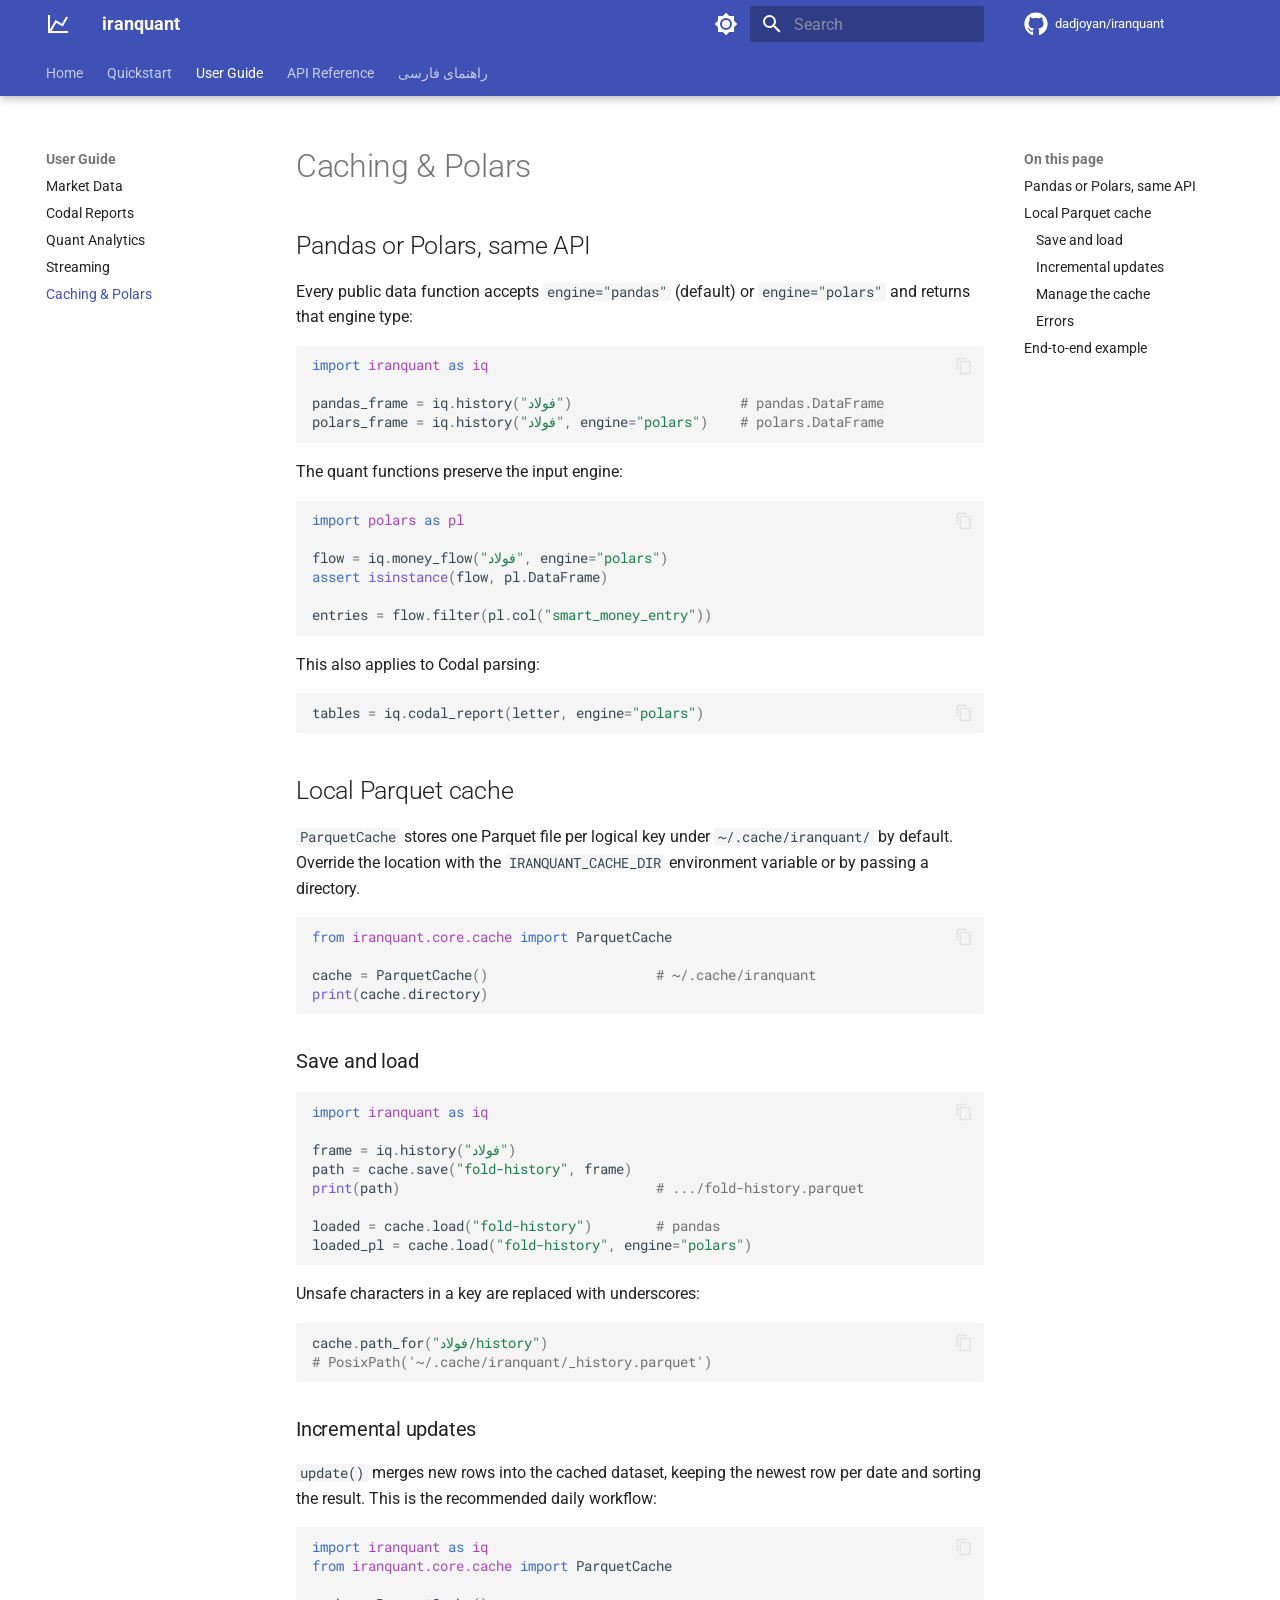
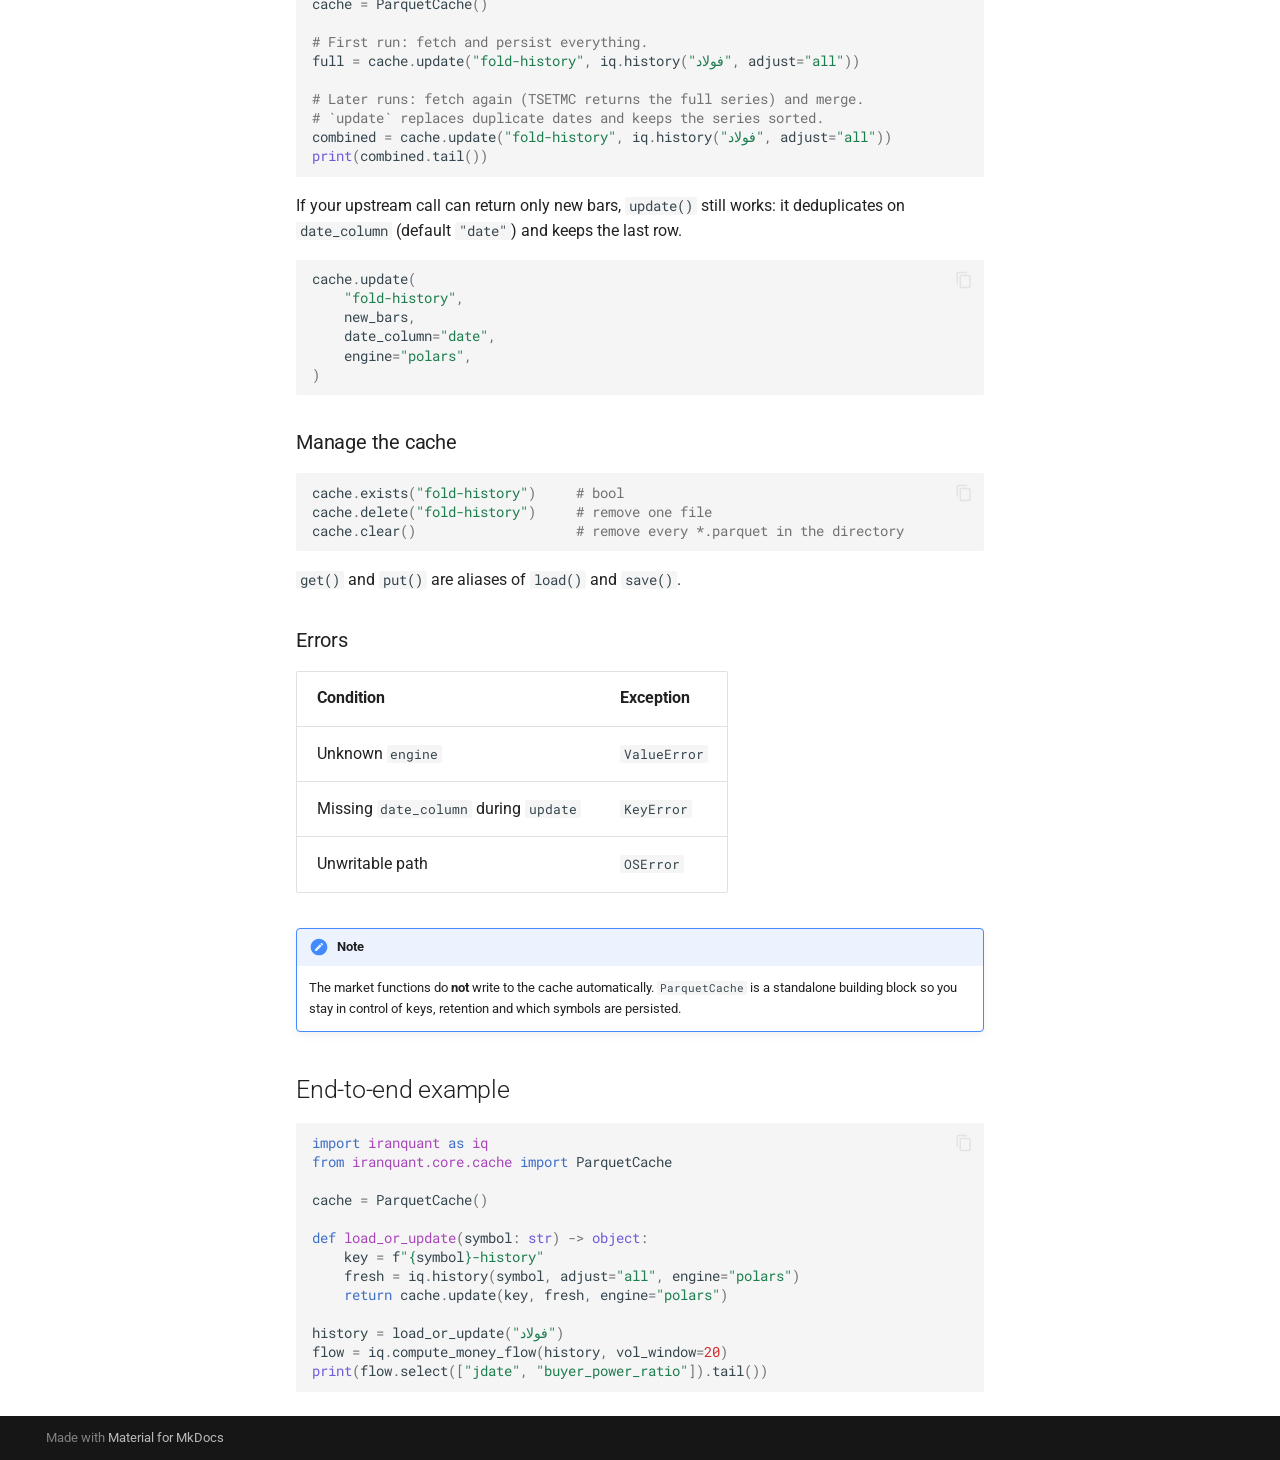
<file: guide/caching-and-polars/index.html>
<!doctype html>
<html lang="en" class="no-js">
  <head>
    
      <meta charset="utf-8">
      <meta name="viewport" content="width=device-width,initial-scale=1">
      
        <meta name="description" content="Async-first TSETMC and Codal market-data client for the Iranian capital market">
      
      
        <meta name="author" content="Saeed Dadjoyan Aghdami">
      
      
        <link rel="canonical" href="https://dadjoyan.github.io/iranquant/guide/caching-and-polars/">
      
      
        <link rel="prev" href="../streaming/">
      
      
        <link rel="next" href="../../reference/top-level/">
      
      
        
      
      
      <link rel="icon" href="../../assets/images/favicon.png">
      <meta name="generator" content="mkdocs-1.6.1, mkdocs-material-9.8.0">
    
    
      
        <title>Caching & Polars - iranquant</title>
      
    
    
      <link rel="stylesheet" href="../../assets/stylesheets/main.57a0d79d.min.css">
      
        
        <link rel="stylesheet" href="../../assets/stylesheets/palette.fb2fffe2.min.css">
      
      


    
    
      
    
    
      
        
        
        <link rel="preconnect" href="https://fonts.gstatic.com" crossorigin>
        <link rel="stylesheet" href="https://fonts.googleapis.com/css?family=Roboto:300,300i,400,400i,700,700i%7CRoboto+Mono:400,400i,700,700i&display=fallback">
        <style>:root{--md-text-font:"Roboto";--md-code-font:"Roboto Mono"}</style>
      
    
    
      <link rel="stylesheet" href="../../assets/_mkdocstrings.css">
    
      <link rel="stylesheet" href="../../stylesheets/extra.css">
    
    <script>__md_scope=new URL("../..",location),__md_hash=e=>[...e].reduce(((e,_)=>(e<<5)-e+_.charCodeAt(0)),0),__md_get=(e,_=localStorage,t=__md_scope)=>JSON.parse(_.getItem(t.pathname+"."+e)),__md_set=(e,_,t=localStorage,a=__md_scope)=>{try{t.setItem(a.pathname+"."+e,JSON.stringify(_))}catch(e){}}</script>
    
      

    
    
  </head>
  
  
    
    
      
    
    
    
    
    <body dir="ltr" data-md-color-scheme="default" data-md-color-primary="indigo" data-md-color-accent="indigo">
  
    
    <input class="md-toggle" data-md-toggle="drawer" type="checkbox" id="__drawer" autocomplete="off">
    <input class="md-toggle" data-md-toggle="search" type="checkbox" id="__search" autocomplete="off">
    <label class="md-overlay" for="__drawer"></label>
    <div data-md-component="skip">
      
        
        <a href="#caching-polars" class="md-skip">
          Skip to content
        </a>
      
    </div>
    <div data-md-component="announce">
      
    </div>
    
    
      

  

<header class="md-header md-header--shadow md-header--lifted" data-md-component="header">
  <nav class="md-header__inner md-grid" aria-label="Header">
    <a href="../.." title="iranquant" class="md-header__button md-logo" aria-label="iranquant" data-md-component="logo">
      
  
  <svg xmlns="http://www.w3.org/2000/svg" viewBox="0 0 24 24"><path d="m16 11.78 4.24-7.33 1.73 1-5.23 9.05-6.51-3.75L5.46 19H22v2H2V3h2v14.54L9.5 8z"/></svg>

    </a>
    <label class="md-header__button md-icon" for="__drawer">
      
      <svg xmlns="http://www.w3.org/2000/svg" viewBox="0 0 24 24"><path d="M3 6h18v2H3zm0 5h18v2H3zm0 5h18v2H3z"/></svg>
    </label>
    <div class="md-header__title" data-md-component="header-title">
      <div class="md-header__ellipsis">
        <div class="md-header__topic">
          <span class="md-ellipsis">
            iranquant
          </span>
        </div>
        <div class="md-header__topic" data-md-component="header-topic">
          <span class="md-ellipsis">
            
              Caching & Polars
            
          </span>
        </div>
      </div>
    </div>
    
      
        <form class="md-header__option" data-md-component="palette">
  
    
    
    
    <input class="md-option" data-md-color-media="(prefers-color-scheme: light)" data-md-color-scheme="default" data-md-color-primary="indigo" data-md-color-accent="indigo"  aria-label="Switch to dark mode"  type="radio" name="__palette" id="__palette_0">
    
      <label class="md-header__button md-icon" title="Switch to dark mode" for="__palette_1" hidden>
        <svg xmlns="http://www.w3.org/2000/svg" viewBox="0 0 24 24"><path d="M12 8a4 4 0 0 0-4 4 4 4 0 0 0 4 4 4 4 0 0 0 4-4 4 4 0 0 0-4-4m0 10a6 6 0 0 1-6-6 6 6 0 0 1 6-6 6 6 0 0 1 6 6 6 6 0 0 1-6 6m8-9.31V4h-4.69L12 .69 8.69 4H4v4.69L.69 12 4 15.31V20h4.69L12 23.31 15.31 20H20v-4.69L23.31 12z"/></svg>
      </label>
    
  
    
    
    
    <input class="md-option" data-md-color-media="(prefers-color-scheme: dark)" data-md-color-scheme="slate" data-md-color-primary="indigo" data-md-color-accent="indigo"  aria-label="Switch to light mode"  type="radio" name="__palette" id="__palette_1">
    
      <label class="md-header__button md-icon" title="Switch to light mode" for="__palette_0" hidden>
        <svg xmlns="http://www.w3.org/2000/svg" viewBox="0 0 24 24"><path d="M12 18c-.89 0-1.74-.2-2.5-.55C11.56 16.5 13 14.42 13 12s-1.44-4.5-3.5-5.45C10.26 6.2 11.11 6 12 6a6 6 0 0 1 6 6 6 6 0 0 1-6 6m8-9.31V4h-4.69L12 .69 8.69 4H4v4.69L.69 12 4 15.31V20h4.69L12 23.31 15.31 20H20v-4.69L23.31 12z"/></svg>
      </label>
    
  
</form>
      
    
    
      <script>var palette=__md_get("__palette");if(palette&&palette.color){if("(prefers-color-scheme)"===palette.color.media){var media=matchMedia("(prefers-color-scheme: light)"),input=document.querySelector(media.matches?"[data-md-color-media='(prefers-color-scheme: light)']":"[data-md-color-media='(prefers-color-scheme: dark)']");palette.color.media=input.getAttribute("data-md-color-media"),palette.color.scheme=input.getAttribute("data-md-color-scheme"),palette.color.primary=input.getAttribute("data-md-color-primary"),palette.color.accent=input.getAttribute("data-md-color-accent")}for(var[key,value]of Object.entries(palette.color))document.body.setAttribute("data-md-color-"+key,value)}</script>
    
    
    
      
      
        <label class="md-header__button md-icon" for="__search">
          
          <svg xmlns="http://www.w3.org/2000/svg" viewBox="0 0 24 24"><path d="M9.5 3A6.5 6.5 0 0 1 16 9.5c0 1.61-.59 3.09-1.56 4.23l.27.27h.79l5 5-1.5 1.5-5-5v-.79l-.27-.27A6.52 6.52 0 0 1 9.5 16 6.5 6.5 0 0 1 3 9.5 6.5 6.5 0 0 1 9.5 3m0 2C7 5 5 7 5 9.5S7 14 9.5 14 14 12 14 9.5 12 5 9.5 5"/></svg>
        </label>
        <div class="md-search" data-md-component="search" role="dialog">
  <label class="md-search__overlay" for="__search"></label>
  <div class="md-search__inner" role="search">
    <form class="md-search__form" name="search">
      <input type="text" class="md-search__input" name="query" aria-label="Search" placeholder="Search" autocapitalize="off" autocorrect="off" autocomplete="off" spellcheck="false" data-md-component="search-query" required>
      <label class="md-search__icon md-icon" for="__search">
        
        <svg xmlns="http://www.w3.org/2000/svg" viewBox="0 0 24 24"><path d="M9.5 3A6.5 6.5 0 0 1 16 9.5c0 1.61-.59 3.09-1.56 4.23l.27.27h.79l5 5-1.5 1.5-5-5v-.79l-.27-.27A6.52 6.52 0 0 1 9.5 16 6.5 6.5 0 0 1 3 9.5 6.5 6.5 0 0 1 9.5 3m0 2C7 5 5 7 5 9.5S7 14 9.5 14 14 12 14 9.5 12 5 9.5 5"/></svg>
        
        <svg xmlns="http://www.w3.org/2000/svg" viewBox="0 0 24 24"><path d="M20 11v2H8l5.5 5.5-1.42 1.42L4.16 12l7.92-7.92L13.5 5.5 8 11z"/></svg>
      </label>
      <nav class="md-search__options" aria-label="Search">
        
          <a href="javascript:void(0)" class="md-search__icon md-icon" title="Share" aria-label="Share" data-clipboard data-clipboard-text="" data-md-component="search-share" tabindex="-1">
            
            <svg xmlns="http://www.w3.org/2000/svg" viewBox="0 0 24 24"><path d="M18 16.08c-.76 0-1.44.3-1.96.77L8.91 12.7c.05-.23.09-.46.09-.7s-.04-.47-.09-.7l7.05-4.11c.54.5 1.25.81 2.04.81a3 3 0 0 0 3-3 3 3 0 0 0-3-3 3 3 0 0 0-3 3c0 .24.04.47.09.7L8.04 9.81C7.5 9.31 6.79 9 6 9a3 3 0 0 0-3 3 3 3 0 0 0 3 3c.79 0 1.5-.31 2.04-.81l7.12 4.15c-.05.21-.08.43-.08.66 0 1.61 1.31 2.91 2.92 2.91s2.92-1.3 2.92-2.91A2.92 2.92 0 0 0 18 16.08"/></svg>
          </a>
        
        <button type="reset" class="md-search__icon md-icon" title="Clear" aria-label="Clear" tabindex="-1">
          
          <svg xmlns="http://www.w3.org/2000/svg" viewBox="0 0 24 24"><path d="M19 6.41 17.59 5 12 10.59 6.41 5 5 6.41 10.59 12 5 17.59 6.41 19 12 13.41 17.59 19 19 17.59 13.41 12z"/></svg>
        </button>
      </nav>
      
        <div class="md-search__suggest" data-md-component="search-suggest"></div>
      
    </form>
    <div class="md-search__output">
      <div class="md-search__scrollwrap" tabindex="0" data-md-scrollfix>
        <div class="md-search-result" data-md-component="search-result">
          <div class="md-search-result__meta">
            Initializing search
          </div>
          <ol class="md-search-result__list" role="presentation"></ol>
        </div>
      </div>
    </div>
  </div>
</div>
      
    
    
      <div class="md-header__source">
        <a href="https://github.com/dadjoyan/iranquant" title="Go to repository" class="md-source" data-md-component="source">
  <div class="md-source__icon md-icon">
    
    <svg xmlns="http://www.w3.org/2000/svg" viewBox="0 0 512 512"><!--! Font Awesome Free 7.1.0 by @fontawesome - https://fontawesome.com License - https://fontawesome.com/license/free (Icons: CC BY 4.0, Fonts: SIL OFL 1.1, Code: MIT License) Copyright 2025 Fonticons, Inc.--><path d="M173.9 397.4c0 2-2.3 3.6-5.2 3.6-3.3.3-5.6-1.3-5.6-3.6 0-2 2.3-3.6 5.2-3.6 3-.3 5.6 1.3 5.6 3.6m-31.1-4.5c-.7 2 1.3 4.3 4.3 4.9 2.6 1 5.6 0 6.2-2s-1.3-4.3-4.3-5.2c-2.6-.7-5.5.3-6.2 2.3m44.2-1.7c-2.9.7-4.9 2.6-4.6 4.9.3 2 2.9 3.3 5.9 2.6 2.9-.7 4.9-2.6 4.6-4.6-.3-1.9-3-3.2-5.9-2.9M252.8 8C114.1 8 8 113.3 8 252c0 110.9 69.8 205.8 169.5 239.2 12.8 2.3 17.3-5.6 17.3-12.1 0-6.2-.3-40.4-.3-61.4 0 0-70 15-84.7-29.8 0 0-11.4-29.1-27.8-36.6 0 0-22.9-15.7 1.6-15.4 0 0 24.9 2 38.6 25.8 21.9 38.6 58.6 27.5 72.9 20.9 2.3-16 8.8-27.1 16-33.7-55.9-6.2-112.3-14.3-112.3-110.5 0-27.5 7.6-41.3 23.6-58.9-2.6-6.5-11.1-33.3 2.6-67.9 20.9-6.5 69 27 69 27 20-5.6 41.5-8.5 62.8-8.5s42.8 2.9 62.8 8.5c0 0 48.1-33.6 69-27 13.7 34.7 5.2 61.4 2.6 67.9 16 17.7 25.8 31.5 25.8 58.9 0 96.5-58.9 104.2-114.8 110.5 9.2 7.9 17 22.9 17 46.4 0 33.7-.3 75.4-.3 83.6 0 6.5 4.6 14.4 17.3 12.1C436.2 457.8 504 362.9 504 252 504 113.3 391.5 8 252.8 8M105.2 352.9c-1.3 1-1 3.3.7 5.2 1.6 1.6 3.9 2.3 5.2 1 1.3-1 1-3.3-.7-5.2-1.6-1.6-3.9-2.3-5.2-1m-10.8-8.1c-.7 1.3.3 2.9 2.3 3.9 1.6 1 3.6.7 4.3-.7.7-1.3-.3-2.9-2.3-3.9-2-.6-3.6-.3-4.3.7m32.4 35.6c-1.6 1.3-1 4.3 1.3 6.2 2.3 2.3 5.2 2.6 6.5 1 1.3-1.3.7-4.3-1.3-6.2-2.2-2.3-5.2-2.6-6.5-1m-11.4-14.7c-1.6 1-1.6 3.6 0 5.9s4.3 3.3 5.6 2.3c1.6-1.3 1.6-3.9 0-6.2-1.4-2.3-4-3.3-5.6-2"/></svg>
  </div>
  <div class="md-source__repository">
    dadjoyan/iranquant
  </div>
</a>
      </div>
    
  </nav>
  
    
      
<nav class="md-tabs" aria-label="Tabs" data-md-component="tabs">
  <div class="md-grid">
    <ul class="md-tabs__list">
      
        
  
  
  
  
    <li class="md-tabs__item">
      <a href="../.." class="md-tabs__link">
        
  
  
    
  
  Home

      </a>
    </li>
  

      
        
  
  
  
  
    <li class="md-tabs__item">
      <a href="../../quickstart/" class="md-tabs__link">
        
  
  
    
  
  Quickstart

      </a>
    </li>
  

      
        
  
  
  
    
  
  
    
    
      <li class="md-tabs__item md-tabs__item--active">
        <a href="../market/" class="md-tabs__link">
          
  
  
    
  
  User Guide

        </a>
      </li>
    
  

      
        
  
  
  
  
    
    
      <li class="md-tabs__item">
        <a href="../../reference/top-level/" class="md-tabs__link">
          
  
  
    
  
  API Reference

        </a>
      </li>
    
  

      
        
  
  
  
  
    <li class="md-tabs__item">
      <a href="../../fa/" class="md-tabs__link">
        
  
  
    
  
  راهنمای فارسی

      </a>
    </li>
  

      
    </ul>
  </div>
</nav>
    
  
</header>
    
    <div class="md-container" data-md-component="container">
      
      
        
      
      <main class="md-main" data-md-component="main">
        <div class="md-main__inner md-grid">
          
            
              
              <div class="md-sidebar md-sidebar--primary" data-md-component="sidebar" data-md-type="navigation" >
                <div class="md-sidebar__scrollwrap">
                  <div class="md-sidebar__inner">
                    


  


<nav class="md-nav md-nav--primary md-nav--lifted" aria-label="Navigation" data-md-level="0">
  <label class="md-nav__title" for="__drawer">
    <a href="../.." title="iranquant" class="md-nav__button md-logo" aria-label="iranquant" data-md-component="logo">
      
  
  <svg xmlns="http://www.w3.org/2000/svg" viewBox="0 0 24 24"><path d="m16 11.78 4.24-7.33 1.73 1-5.23 9.05-6.51-3.75L5.46 19H22v2H2V3h2v14.54L9.5 8z"/></svg>

    </a>
    iranquant
  </label>
  
    <div class="md-nav__source">
      <a href="https://github.com/dadjoyan/iranquant" title="Go to repository" class="md-source" data-md-component="source">
  <div class="md-source__icon md-icon">
    
    <svg xmlns="http://www.w3.org/2000/svg" viewBox="0 0 512 512"><!--! Font Awesome Free 7.1.0 by @fontawesome - https://fontawesome.com License - https://fontawesome.com/license/free (Icons: CC BY 4.0, Fonts: SIL OFL 1.1, Code: MIT License) Copyright 2025 Fonticons, Inc.--><path d="M173.9 397.4c0 2-2.3 3.6-5.2 3.6-3.3.3-5.6-1.3-5.6-3.6 0-2 2.3-3.6 5.2-3.6 3-.3 5.6 1.3 5.6 3.6m-31.1-4.5c-.7 2 1.3 4.3 4.3 4.9 2.6 1 5.6 0 6.2-2s-1.3-4.3-4.3-5.2c-2.6-.7-5.5.3-6.2 2.3m44.2-1.7c-2.9.7-4.9 2.6-4.6 4.9.3 2 2.9 3.3 5.9 2.6 2.9-.7 4.9-2.6 4.6-4.6-.3-1.9-3-3.2-5.9-2.9M252.8 8C114.1 8 8 113.3 8 252c0 110.9 69.8 205.8 169.5 239.2 12.8 2.3 17.3-5.6 17.3-12.1 0-6.2-.3-40.4-.3-61.4 0 0-70 15-84.7-29.8 0 0-11.4-29.1-27.8-36.6 0 0-22.9-15.7 1.6-15.4 0 0 24.9 2 38.6 25.8 21.9 38.6 58.6 27.5 72.9 20.9 2.3-16 8.8-27.1 16-33.7-55.9-6.2-112.3-14.3-112.3-110.5 0-27.5 7.6-41.3 23.6-58.9-2.6-6.5-11.1-33.3 2.6-67.9 20.9-6.5 69 27 69 27 20-5.6 41.5-8.5 62.8-8.5s42.8 2.9 62.8 8.5c0 0 48.1-33.6 69-27 13.7 34.7 5.2 61.4 2.6 67.9 16 17.7 25.8 31.5 25.8 58.9 0 96.5-58.9 104.2-114.8 110.5 9.2 7.9 17 22.9 17 46.4 0 33.7-.3 75.4-.3 83.6 0 6.5 4.6 14.4 17.3 12.1C436.2 457.8 504 362.9 504 252 504 113.3 391.5 8 252.8 8M105.2 352.9c-1.3 1-1 3.3.7 5.2 1.6 1.6 3.9 2.3 5.2 1 1.3-1 1-3.3-.7-5.2-1.6-1.6-3.9-2.3-5.2-1m-10.8-8.1c-.7 1.3.3 2.9 2.3 3.9 1.6 1 3.6.7 4.3-.7.7-1.3-.3-2.9-2.3-3.9-2-.6-3.6-.3-4.3.7m32.4 35.6c-1.6 1.3-1 4.3 1.3 6.2 2.3 2.3 5.2 2.6 6.5 1 1.3-1.3.7-4.3-1.3-6.2-2.2-2.3-5.2-2.6-6.5-1m-11.4-14.7c-1.6 1-1.6 3.6 0 5.9s4.3 3.3 5.6 2.3c1.6-1.3 1.6-3.9 0-6.2-1.4-2.3-4-3.3-5.6-2"/></svg>
  </div>
  <div class="md-source__repository">
    dadjoyan/iranquant
  </div>
</a>
    </div>
  
  <ul class="md-nav__list" data-md-scrollfix>
    
      
      
  
  
  
  
    <li class="md-nav__item">
      <a href="../.." class="md-nav__link">
        
  
  
  <span class="md-ellipsis">
    
  
    Home
  

    
  </span>
  
  

      </a>
    </li>
  

    
      
      
  
  
  
  
    <li class="md-nav__item">
      <a href="../../quickstart/" class="md-nav__link">
        
  
  
  <span class="md-ellipsis">
    
  
    Quickstart
  

    
  </span>
  
  

      </a>
    </li>
  

    
      
      
  
  
    
  
  
  
    
    
      
        
      
        
      
        
      
        
      
        
      
    
    
    
      
        
        
      
      
        
      
    
    
    <li class="md-nav__item md-nav__item--active md-nav__item--section md-nav__item--nested">
      
        
        
        <input class="md-nav__toggle md-toggle " type="checkbox" id="__nav_3" checked>
        
          
          <label class="md-nav__link" for="__nav_3" id="__nav_3_label" tabindex="">
            
  
  
  <span class="md-ellipsis">
    
  
    User Guide
  

    
  </span>
  
  

            <span class="md-nav__icon md-icon"></span>
          </label>
        
        <nav class="md-nav" data-md-level="1" aria-labelledby="__nav_3_label" aria-expanded="true">
          <label class="md-nav__title" for="__nav_3">
            <span class="md-nav__icon md-icon"></span>
            
  
    User Guide
  

          </label>
          <ul class="md-nav__list" data-md-scrollfix>
            
              
                
  
  
  
  
    <li class="md-nav__item">
      <a href="../market/" class="md-nav__link">
        
  
  
  <span class="md-ellipsis">
    
  
    Market Data
  

    
  </span>
  
  

      </a>
    </li>
  

              
            
              
                
  
  
  
  
    <li class="md-nav__item">
      <a href="../codal/" class="md-nav__link">
        
  
  
  <span class="md-ellipsis">
    
  
    Codal Reports
  

    
  </span>
  
  

      </a>
    </li>
  

              
            
              
                
  
  
  
  
    <li class="md-nav__item">
      <a href="../quant/" class="md-nav__link">
        
  
  
  <span class="md-ellipsis">
    
  
    Quant Analytics
  

    
  </span>
  
  

      </a>
    </li>
  

              
            
              
                
  
  
  
  
    <li class="md-nav__item">
      <a href="../streaming/" class="md-nav__link">
        
  
  
  <span class="md-ellipsis">
    
  
    Streaming
  

    
  </span>
  
  

      </a>
    </li>
  

              
            
              
                
  
  
    
  
  
  
    <li class="md-nav__item md-nav__item--active">
      
      <input class="md-nav__toggle md-toggle" type="checkbox" id="__toc">
      
      
        
      
      
        <label class="md-nav__link md-nav__link--active" for="__toc">
          
  
  
  <span class="md-ellipsis">
    
  
    Caching & Polars
  

    
  </span>
  
  

          <span class="md-nav__icon md-icon"></span>
        </label>
      
      <a href="./" class="md-nav__link md-nav__link--active">
        
  
  
  <span class="md-ellipsis">
    
  
    Caching & Polars
  

    
  </span>
  
  

      </a>
      
        

  

<nav class="md-nav md-nav--secondary" aria-label="On this page">
  
  
  
    
  
  
    <label class="md-nav__title" for="__toc">
      <span class="md-nav__icon md-icon"></span>
      On this page
    </label>
    <ul class="md-nav__list" data-md-component="toc" data-md-scrollfix>
      
        <li class="md-nav__item">
  <a href="#pandas-or-polars-same-api" class="md-nav__link">
    <span class="md-ellipsis">
      
        Pandas or Polars, same API
      
    </span>
  </a>
  
</li>
      
        <li class="md-nav__item">
  <a href="#local-parquet-cache" class="md-nav__link">
    <span class="md-ellipsis">
      
        Local Parquet cache
      
    </span>
  </a>
  
    <nav class="md-nav" aria-label="Local Parquet cache">
      <ul class="md-nav__list">
        
          <li class="md-nav__item">
  <a href="#save-and-load" class="md-nav__link">
    <span class="md-ellipsis">
      
        Save and load
      
    </span>
  </a>
  
</li>
        
          <li class="md-nav__item">
  <a href="#incremental-updates" class="md-nav__link">
    <span class="md-ellipsis">
      
        Incremental updates
      
    </span>
  </a>
  
</li>
        
          <li class="md-nav__item">
  <a href="#manage-the-cache" class="md-nav__link">
    <span class="md-ellipsis">
      
        Manage the cache
      
    </span>
  </a>
  
</li>
        
          <li class="md-nav__item">
  <a href="#errors" class="md-nav__link">
    <span class="md-ellipsis">
      
        Errors
      
    </span>
  </a>
  
</li>
        
      </ul>
    </nav>
  
</li>
      
        <li class="md-nav__item">
  <a href="#end-to-end-example" class="md-nav__link">
    <span class="md-ellipsis">
      
        End-to-end example
      
    </span>
  </a>
  
</li>
      
    </ul>
  
</nav>
      
    </li>
  

              
            
          </ul>
        </nav>
      
    </li>
  

    
      
      
  
  
  
  
    
    
      
        
      
        
      
        
      
        
      
        
      
    
    
    
      
      
        
      
    
    
    <li class="md-nav__item md-nav__item--nested">
      
        
        
        <input class="md-nav__toggle md-toggle " type="checkbox" id="__nav_4" >
        
          
          <label class="md-nav__link" for="__nav_4" id="__nav_4_label" tabindex="0">
            
  
  
  <span class="md-ellipsis">
    
  
    API Reference
  

    
  </span>
  
  

            <span class="md-nav__icon md-icon"></span>
          </label>
        
        <nav class="md-nav" data-md-level="1" aria-labelledby="__nav_4_label" aria-expanded="false">
          <label class="md-nav__title" for="__nav_4">
            <span class="md-nav__icon md-icon"></span>
            
  
    API Reference
  

          </label>
          <ul class="md-nav__list" data-md-scrollfix>
            
              
                
  
  
  
  
    <li class="md-nav__item">
      <a href="../../reference/top-level/" class="md-nav__link">
        
  
  
  <span class="md-ellipsis">
    
  
    Top-level
  

    
  </span>
  
  

      </a>
    </li>
  

              
            
              
                
  
  
  
  
    <li class="md-nav__item">
      <a href="../../reference/market/" class="md-nav__link">
        
  
  
  <span class="md-ellipsis">
    
  
    Market
  

    
  </span>
  
  

      </a>
    </li>
  

              
            
              
                
  
  
  
  
    <li class="md-nav__item">
      <a href="../../reference/codal/" class="md-nav__link">
        
  
  
  <span class="md-ellipsis">
    
  
    Codal
  

    
  </span>
  
  

      </a>
    </li>
  

              
            
              
                
  
  
  
  
    <li class="md-nav__item">
      <a href="../../reference/quant/" class="md-nav__link">
        
  
  
  <span class="md-ellipsis">
    
  
    Quant
  

    
  </span>
  
  

      </a>
    </li>
  

              
            
              
                
  
  
  
  
    <li class="md-nav__item">
      <a href="../../reference/stream/" class="md-nav__link">
        
  
  
  <span class="md-ellipsis">
    
  
    Stream
  

    
  </span>
  
  

      </a>
    </li>
  

              
            
          </ul>
        </nav>
      
    </li>
  

    
      
      
  
  
  
  
    <li class="md-nav__item">
      <a href="../../fa/" class="md-nav__link">
        
  
  
  <span class="md-ellipsis">
    
  
    راهنمای فارسی
  

    
  </span>
  
  

      </a>
    </li>
  

    
  </ul>
</nav>
                  </div>
                </div>
              </div>
            
            
              
              <div class="md-sidebar md-sidebar--secondary" data-md-component="sidebar" data-md-type="toc" >
                <div class="md-sidebar__scrollwrap">
                  <div class="md-sidebar__inner">
                    

  

<nav class="md-nav md-nav--secondary" aria-label="On this page">
  
  
  
    
  
  
    <label class="md-nav__title" for="__toc">
      <span class="md-nav__icon md-icon"></span>
      On this page
    </label>
    <ul class="md-nav__list" data-md-component="toc" data-md-scrollfix>
      
        <li class="md-nav__item">
  <a href="#pandas-or-polars-same-api" class="md-nav__link">
    <span class="md-ellipsis">
      
        Pandas or Polars, same API
      
    </span>
  </a>
  
</li>
      
        <li class="md-nav__item">
  <a href="#local-parquet-cache" class="md-nav__link">
    <span class="md-ellipsis">
      
        Local Parquet cache
      
    </span>
  </a>
  
    <nav class="md-nav" aria-label="Local Parquet cache">
      <ul class="md-nav__list">
        
          <li class="md-nav__item">
  <a href="#save-and-load" class="md-nav__link">
    <span class="md-ellipsis">
      
        Save and load
      
    </span>
  </a>
  
</li>
        
          <li class="md-nav__item">
  <a href="#incremental-updates" class="md-nav__link">
    <span class="md-ellipsis">
      
        Incremental updates
      
    </span>
  </a>
  
</li>
        
          <li class="md-nav__item">
  <a href="#manage-the-cache" class="md-nav__link">
    <span class="md-ellipsis">
      
        Manage the cache
      
    </span>
  </a>
  
</li>
        
          <li class="md-nav__item">
  <a href="#errors" class="md-nav__link">
    <span class="md-ellipsis">
      
        Errors
      
    </span>
  </a>
  
</li>
        
      </ul>
    </nav>
  
</li>
      
        <li class="md-nav__item">
  <a href="#end-to-end-example" class="md-nav__link">
    <span class="md-ellipsis">
      
        End-to-end example
      
    </span>
  </a>
  
</li>
      
    </ul>
  
</nav>
                  </div>
                </div>
              </div>
            
          
          
            <div class="md-content" data-md-component="content">
              
              <article class="md-content__inner md-typeset">
                
                  


  
  


<h1 id="caching-polars">Caching &amp; Polars<a class="headerlink" href="#caching-polars" title="Permanent link">&para;</a></h1>
<h2 id="pandas-or-polars-same-api">Pandas or Polars, same API<a class="headerlink" href="#pandas-or-polars-same-api" title="Permanent link">&para;</a></h2>
<p>Every public data function accepts <code>engine="pandas"</code> (default) or
<code>engine="polars"</code> and returns that engine type:</p>
<div class="language-python highlight"><pre><span></span><code><span id="__span-0-1"><a id="__codelineno-0-1" name="__codelineno-0-1" href="#__codelineno-0-1"></a><span class="kn">import</span><span class="w"> </span><span class="nn">iranquant</span><span class="w"> </span><span class="k">as</span><span class="w"> </span><span class="nn">iq</span>
</span><span id="__span-0-2"><a id="__codelineno-0-2" name="__codelineno-0-2" href="#__codelineno-0-2"></a>
</span><span id="__span-0-3"><a id="__codelineno-0-3" name="__codelineno-0-3" href="#__codelineno-0-3"></a><span class="n">pandas_frame</span> <span class="o">=</span> <span class="n">iq</span><span class="o">.</span><span class="n">history</span><span class="p">(</span><span class="s2">"فولاد"</span><span class="p">)</span>                     <span class="c1"># pandas.DataFrame</span>
</span><span id="__span-0-4"><a id="__codelineno-0-4" name="__codelineno-0-4" href="#__codelineno-0-4"></a><span class="n">polars_frame</span> <span class="o">=</span> <span class="n">iq</span><span class="o">.</span><span class="n">history</span><span class="p">(</span><span class="s2">"فولاد"</span><span class="p">,</span> <span class="n">engine</span><span class="o">=</span><span class="s2">"polars"</span><span class="p">)</span>    <span class="c1"># polars.DataFrame</span>
</span></code></pre></div>
<p>The quant functions preserve the input engine:</p>
<div class="language-python highlight"><pre><span></span><code><span id="__span-1-1"><a id="__codelineno-1-1" name="__codelineno-1-1" href="#__codelineno-1-1"></a><span class="kn">import</span><span class="w"> </span><span class="nn">polars</span><span class="w"> </span><span class="k">as</span><span class="w"> </span><span class="nn">pl</span>
</span><span id="__span-1-2"><a id="__codelineno-1-2" name="__codelineno-1-2" href="#__codelineno-1-2"></a>
</span><span id="__span-1-3"><a id="__codelineno-1-3" name="__codelineno-1-3" href="#__codelineno-1-3"></a><span class="n">flow</span> <span class="o">=</span> <span class="n">iq</span><span class="o">.</span><span class="n">money_flow</span><span class="p">(</span><span class="s2">"فولاد"</span><span class="p">,</span> <span class="n">engine</span><span class="o">=</span><span class="s2">"polars"</span><span class="p">)</span>
</span><span id="__span-1-4"><a id="__codelineno-1-4" name="__codelineno-1-4" href="#__codelineno-1-4"></a><span class="k">assert</span> <span class="nb">isinstance</span><span class="p">(</span><span class="n">flow</span><span class="p">,</span> <span class="n">pl</span><span class="o">.</span><span class="n">DataFrame</span><span class="p">)</span>
</span><span id="__span-1-5"><a id="__codelineno-1-5" name="__codelineno-1-5" href="#__codelineno-1-5"></a>
</span><span id="__span-1-6"><a id="__codelineno-1-6" name="__codelineno-1-6" href="#__codelineno-1-6"></a><span class="n">entries</span> <span class="o">=</span> <span class="n">flow</span><span class="o">.</span><span class="n">filter</span><span class="p">(</span><span class="n">pl</span><span class="o">.</span><span class="n">col</span><span class="p">(</span><span class="s2">"smart_money_entry"</span><span class="p">))</span>
</span></code></pre></div>
<p>This also applies to Codal parsing:</p>
<div class="language-python highlight"><pre><span></span><code><span id="__span-2-1"><a id="__codelineno-2-1" name="__codelineno-2-1" href="#__codelineno-2-1"></a><span class="n">tables</span> <span class="o">=</span> <span class="n">iq</span><span class="o">.</span><span class="n">codal_report</span><span class="p">(</span><span class="n">letter</span><span class="p">,</span> <span class="n">engine</span><span class="o">=</span><span class="s2">"polars"</span><span class="p">)</span>
</span></code></pre></div>
<h2 id="local-parquet-cache">Local Parquet cache<a class="headerlink" href="#local-parquet-cache" title="Permanent link">&para;</a></h2>
<p><code>ParquetCache</code> stores one Parquet file per logical key under
<code>~/.cache/iranquant/</code> by default. Override the location with the
<code>IRANQUANT_CACHE_DIR</code> environment variable or by passing a directory.</p>
<div class="language-python highlight"><pre><span></span><code><span id="__span-3-1"><a id="__codelineno-3-1" name="__codelineno-3-1" href="#__codelineno-3-1"></a><span class="kn">from</span><span class="w"> </span><span class="nn">iranquant.core.cache</span><span class="w"> </span><span class="kn">import</span> <span class="n">ParquetCache</span>
</span><span id="__span-3-2"><a id="__codelineno-3-2" name="__codelineno-3-2" href="#__codelineno-3-2"></a>
</span><span id="__span-3-3"><a id="__codelineno-3-3" name="__codelineno-3-3" href="#__codelineno-3-3"></a><span class="n">cache</span> <span class="o">=</span> <span class="n">ParquetCache</span><span class="p">()</span>                     <span class="c1"># ~/.cache/iranquant</span>
</span><span id="__span-3-4"><a id="__codelineno-3-4" name="__codelineno-3-4" href="#__codelineno-3-4"></a><span class="nb">print</span><span class="p">(</span><span class="n">cache</span><span class="o">.</span><span class="n">directory</span><span class="p">)</span>
</span></code></pre></div>
<h3 id="save-and-load">Save and load<a class="headerlink" href="#save-and-load" title="Permanent link">&para;</a></h3>
<div class="language-python highlight"><pre><span></span><code><span id="__span-4-1"><a id="__codelineno-4-1" name="__codelineno-4-1" href="#__codelineno-4-1"></a><span class="kn">import</span><span class="w"> </span><span class="nn">iranquant</span><span class="w"> </span><span class="k">as</span><span class="w"> </span><span class="nn">iq</span>
</span><span id="__span-4-2"><a id="__codelineno-4-2" name="__codelineno-4-2" href="#__codelineno-4-2"></a>
</span><span id="__span-4-3"><a id="__codelineno-4-3" name="__codelineno-4-3" href="#__codelineno-4-3"></a><span class="n">frame</span> <span class="o">=</span> <span class="n">iq</span><span class="o">.</span><span class="n">history</span><span class="p">(</span><span class="s2">"فولاد"</span><span class="p">)</span>
</span><span id="__span-4-4"><a id="__codelineno-4-4" name="__codelineno-4-4" href="#__codelineno-4-4"></a><span class="n">path</span> <span class="o">=</span> <span class="n">cache</span><span class="o">.</span><span class="n">save</span><span class="p">(</span><span class="s2">"fold-history"</span><span class="p">,</span> <span class="n">frame</span><span class="p">)</span>
</span><span id="__span-4-5"><a id="__codelineno-4-5" name="__codelineno-4-5" href="#__codelineno-4-5"></a><span class="nb">print</span><span class="p">(</span><span class="n">path</span><span class="p">)</span>                                <span class="c1"># .../fold-history.parquet</span>
</span><span id="__span-4-6"><a id="__codelineno-4-6" name="__codelineno-4-6" href="#__codelineno-4-6"></a>
</span><span id="__span-4-7"><a id="__codelineno-4-7" name="__codelineno-4-7" href="#__codelineno-4-7"></a><span class="n">loaded</span> <span class="o">=</span> <span class="n">cache</span><span class="o">.</span><span class="n">load</span><span class="p">(</span><span class="s2">"fold-history"</span><span class="p">)</span>        <span class="c1"># pandas</span>
</span><span id="__span-4-8"><a id="__codelineno-4-8" name="__codelineno-4-8" href="#__codelineno-4-8"></a><span class="n">loaded_pl</span> <span class="o">=</span> <span class="n">cache</span><span class="o">.</span><span class="n">load</span><span class="p">(</span><span class="s2">"fold-history"</span><span class="p">,</span> <span class="n">engine</span><span class="o">=</span><span class="s2">"polars"</span><span class="p">)</span>
</span></code></pre></div>
<p>Unsafe characters in a key are replaced with underscores:</p>
<div class="language-python highlight"><pre><span></span><code><span id="__span-5-1"><a id="__codelineno-5-1" name="__codelineno-5-1" href="#__codelineno-5-1"></a><span class="n">cache</span><span class="o">.</span><span class="n">path_for</span><span class="p">(</span><span class="s2">"فولاد/history"</span><span class="p">)</span>
</span><span id="__span-5-2"><a id="__codelineno-5-2" name="__codelineno-5-2" href="#__codelineno-5-2"></a><span class="c1"># PosixPath('~/.cache/iranquant/_history.parquet')</span>
</span></code></pre></div>
<h3 id="incremental-updates">Incremental updates<a class="headerlink" href="#incremental-updates" title="Permanent link">&para;</a></h3>
<p><code>update()</code> merges new rows into the cached dataset, keeping the newest row per
date and sorting the result. This is the recommended daily workflow:</p>
<div class="language-python highlight"><pre><span></span><code><span id="__span-6-1"><a id="__codelineno-6-1" name="__codelineno-6-1" href="#__codelineno-6-1"></a><span class="kn">import</span><span class="w"> </span><span class="nn">iranquant</span><span class="w"> </span><span class="k">as</span><span class="w"> </span><span class="nn">iq</span>
</span><span id="__span-6-2"><a id="__codelineno-6-2" name="__codelineno-6-2" href="#__codelineno-6-2"></a><span class="kn">from</span><span class="w"> </span><span class="nn">iranquant.core.cache</span><span class="w"> </span><span class="kn">import</span> <span class="n">ParquetCache</span>
</span><span id="__span-6-3"><a id="__codelineno-6-3" name="__codelineno-6-3" href="#__codelineno-6-3"></a>
</span><span id="__span-6-4"><a id="__codelineno-6-4" name="__codelineno-6-4" href="#__codelineno-6-4"></a><span class="n">cache</span> <span class="o">=</span> <span class="n">ParquetCache</span><span class="p">()</span>
</span><span id="__span-6-5"><a id="__codelineno-6-5" name="__codelineno-6-5" href="#__codelineno-6-5"></a>
</span><span id="__span-6-6"><a id="__codelineno-6-6" name="__codelineno-6-6" href="#__codelineno-6-6"></a><span class="c1"># First run: fetch and persist everything.</span>
</span><span id="__span-6-7"><a id="__codelineno-6-7" name="__codelineno-6-7" href="#__codelineno-6-7"></a><span class="n">full</span> <span class="o">=</span> <span class="n">cache</span><span class="o">.</span><span class="n">update</span><span class="p">(</span><span class="s2">"fold-history"</span><span class="p">,</span> <span class="n">iq</span><span class="o">.</span><span class="n">history</span><span class="p">(</span><span class="s2">"فولاد"</span><span class="p">,</span> <span class="n">adjust</span><span class="o">=</span><span class="s2">"all"</span><span class="p">))</span>
</span><span id="__span-6-8"><a id="__codelineno-6-8" name="__codelineno-6-8" href="#__codelineno-6-8"></a>
</span><span id="__span-6-9"><a id="__codelineno-6-9" name="__codelineno-6-9" href="#__codelineno-6-9"></a><span class="c1"># Later runs: fetch again (TSETMC returns the full series) and merge.</span>
</span><span id="__span-6-10"><a id="__codelineno-6-10" name="__codelineno-6-10" href="#__codelineno-6-10"></a><span class="c1"># `update` replaces duplicate dates and keeps the series sorted.</span>
</span><span id="__span-6-11"><a id="__codelineno-6-11" name="__codelineno-6-11" href="#__codelineno-6-11"></a><span class="n">combined</span> <span class="o">=</span> <span class="n">cache</span><span class="o">.</span><span class="n">update</span><span class="p">(</span><span class="s2">"fold-history"</span><span class="p">,</span> <span class="n">iq</span><span class="o">.</span><span class="n">history</span><span class="p">(</span><span class="s2">"فولاد"</span><span class="p">,</span> <span class="n">adjust</span><span class="o">=</span><span class="s2">"all"</span><span class="p">))</span>
</span><span id="__span-6-12"><a id="__codelineno-6-12" name="__codelineno-6-12" href="#__codelineno-6-12"></a><span class="nb">print</span><span class="p">(</span><span class="n">combined</span><span class="o">.</span><span class="n">tail</span><span class="p">())</span>
</span></code></pre></div>
<p>If your upstream call can return only new bars, <code>update()</code> still works: it
deduplicates on <code>date_column</code> (default <code>"date"</code>) and keeps the last row.</p>
<div class="language-python highlight"><pre><span></span><code><span id="__span-7-1"><a id="__codelineno-7-1" name="__codelineno-7-1" href="#__codelineno-7-1"></a><span class="n">cache</span><span class="o">.</span><span class="n">update</span><span class="p">(</span>
</span><span id="__span-7-2"><a id="__codelineno-7-2" name="__codelineno-7-2" href="#__codelineno-7-2"></a>    <span class="s2">"fold-history"</span><span class="p">,</span>
</span><span id="__span-7-3"><a id="__codelineno-7-3" name="__codelineno-7-3" href="#__codelineno-7-3"></a>    <span class="n">new_bars</span><span class="p">,</span>
</span><span id="__span-7-4"><a id="__codelineno-7-4" name="__codelineno-7-4" href="#__codelineno-7-4"></a>    <span class="n">date_column</span><span class="o">=</span><span class="s2">"date"</span><span class="p">,</span>
</span><span id="__span-7-5"><a id="__codelineno-7-5" name="__codelineno-7-5" href="#__codelineno-7-5"></a>    <span class="n">engine</span><span class="o">=</span><span class="s2">"polars"</span><span class="p">,</span>
</span><span id="__span-7-6"><a id="__codelineno-7-6" name="__codelineno-7-6" href="#__codelineno-7-6"></a><span class="p">)</span>
</span></code></pre></div>
<h3 id="manage-the-cache">Manage the cache<a class="headerlink" href="#manage-the-cache" title="Permanent link">&para;</a></h3>
<div class="language-python highlight"><pre><span></span><code><span id="__span-8-1"><a id="__codelineno-8-1" name="__codelineno-8-1" href="#__codelineno-8-1"></a><span class="n">cache</span><span class="o">.</span><span class="n">exists</span><span class="p">(</span><span class="s2">"fold-history"</span><span class="p">)</span>     <span class="c1"># bool</span>
</span><span id="__span-8-2"><a id="__codelineno-8-2" name="__codelineno-8-2" href="#__codelineno-8-2"></a><span class="n">cache</span><span class="o">.</span><span class="n">delete</span><span class="p">(</span><span class="s2">"fold-history"</span><span class="p">)</span>     <span class="c1"># remove one file</span>
</span><span id="__span-8-3"><a id="__codelineno-8-3" name="__codelineno-8-3" href="#__codelineno-8-3"></a><span class="n">cache</span><span class="o">.</span><span class="n">clear</span><span class="p">()</span>                    <span class="c1"># remove every *.parquet in the directory</span>
</span></code></pre></div>
<p><code>get()</code> and <code>put()</code> are aliases of <code>load()</code> and <code>save()</code>.</p>
<h3 id="errors">Errors<a class="headerlink" href="#errors" title="Permanent link">&para;</a></h3>
<table>
<thead>
<tr>
<th>Condition</th>
<th>Exception</th>
</tr>
</thead>
<tbody>
<tr>
<td>Unknown <code>engine</code></td>
<td><code>ValueError</code></td>
</tr>
<tr>
<td>Missing <code>date_column</code> during <code>update</code></td>
<td><code>KeyError</code></td>
</tr>
<tr>
<td>Unwritable path</td>
<td><code>OSError</code></td>
</tr>
</tbody>
</table>
<div class="admonition note">
<p class="admonition-title">Note</p>
<p>The market functions do <strong>not</strong> write to the cache automatically. <code>ParquetCache</code>
is a standalone building block so you stay in control of keys, retention and
which symbols are persisted.</p>
</div>
<h2 id="end-to-end-example">End-to-end example<a class="headerlink" href="#end-to-end-example" title="Permanent link">&para;</a></h2>
<div class="language-python highlight"><pre><span></span><code><span id="__span-9-1"><a id="__codelineno-9-1" name="__codelineno-9-1" href="#__codelineno-9-1"></a><span class="kn">import</span><span class="w"> </span><span class="nn">iranquant</span><span class="w"> </span><span class="k">as</span><span class="w"> </span><span class="nn">iq</span>
</span><span id="__span-9-2"><a id="__codelineno-9-2" name="__codelineno-9-2" href="#__codelineno-9-2"></a><span class="kn">from</span><span class="w"> </span><span class="nn">iranquant.core.cache</span><span class="w"> </span><span class="kn">import</span> <span class="n">ParquetCache</span>
</span><span id="__span-9-3"><a id="__codelineno-9-3" name="__codelineno-9-3" href="#__codelineno-9-3"></a>
</span><span id="__span-9-4"><a id="__codelineno-9-4" name="__codelineno-9-4" href="#__codelineno-9-4"></a><span class="n">cache</span> <span class="o">=</span> <span class="n">ParquetCache</span><span class="p">()</span>
</span><span id="__span-9-5"><a id="__codelineno-9-5" name="__codelineno-9-5" href="#__codelineno-9-5"></a>
</span><span id="__span-9-6"><a id="__codelineno-9-6" name="__codelineno-9-6" href="#__codelineno-9-6"></a><span class="k">def</span><span class="w"> </span><span class="nf">load_or_update</span><span class="p">(</span><span class="n">symbol</span><span class="p">:</span> <span class="nb">str</span><span class="p">)</span> <span class="o">-&gt;</span> <span class="nb">object</span><span class="p">:</span>
</span><span id="__span-9-7"><a id="__codelineno-9-7" name="__codelineno-9-7" href="#__codelineno-9-7"></a>    <span class="n">key</span> <span class="o">=</span> <span class="sa">f</span><span class="s2">"</span><span class="si">{</span><span class="n">symbol</span><span class="si">}</span><span class="s2">-history"</span>
</span><span id="__span-9-8"><a id="__codelineno-9-8" name="__codelineno-9-8" href="#__codelineno-9-8"></a>    <span class="n">fresh</span> <span class="o">=</span> <span class="n">iq</span><span class="o">.</span><span class="n">history</span><span class="p">(</span><span class="n">symbol</span><span class="p">,</span> <span class="n">adjust</span><span class="o">=</span><span class="s2">"all"</span><span class="p">,</span> <span class="n">engine</span><span class="o">=</span><span class="s2">"polars"</span><span class="p">)</span>
</span><span id="__span-9-9"><a id="__codelineno-9-9" name="__codelineno-9-9" href="#__codelineno-9-9"></a>    <span class="k">return</span> <span class="n">cache</span><span class="o">.</span><span class="n">update</span><span class="p">(</span><span class="n">key</span><span class="p">,</span> <span class="n">fresh</span><span class="p">,</span> <span class="n">engine</span><span class="o">=</span><span class="s2">"polars"</span><span class="p">)</span>
</span><span id="__span-9-10"><a id="__codelineno-9-10" name="__codelineno-9-10" href="#__codelineno-9-10"></a>
</span><span id="__span-9-11"><a id="__codelineno-9-11" name="__codelineno-9-11" href="#__codelineno-9-11"></a><span class="n">history</span> <span class="o">=</span> <span class="n">load_or_update</span><span class="p">(</span><span class="s2">"فولاد"</span><span class="p">)</span>
</span><span id="__span-9-12"><a id="__codelineno-9-12" name="__codelineno-9-12" href="#__codelineno-9-12"></a><span class="n">flow</span> <span class="o">=</span> <span class="n">iq</span><span class="o">.</span><span class="n">compute_money_flow</span><span class="p">(</span><span class="n">history</span><span class="p">,</span> <span class="n">vol_window</span><span class="o">=</span><span class="mi">20</span><span class="p">)</span>
</span><span id="__span-9-13"><a id="__codelineno-9-13" name="__codelineno-9-13" href="#__codelineno-9-13"></a><span class="nb">print</span><span class="p">(</span><span class="n">flow</span><span class="o">.</span><span class="n">select</span><span class="p">([</span><span class="s2">"jdate"</span><span class="p">,</span> <span class="s2">"buyer_power_ratio"</span><span class="p">])</span><span class="o">.</span><span class="n">tail</span><span class="p">())</span>
</span></code></pre></div>












                
              </article>
            </div>
          
          
<script>var target=document.getElementById(location.hash.slice(1));target&&target.name&&(target.checked=target.name.startsWith("__tabbed_"))</script>
        </div>
        
          <button type="button" class="md-top md-icon" data-md-component="top" hidden>
  
  <svg xmlns="http://www.w3.org/2000/svg" viewBox="0 0 24 24"><path d="M13 20h-2V8l-5.5 5.5-1.42-1.42L12 4.16l7.92 7.92-1.42 1.42L13 8z"/></svg>
  Back to top
</button>
        
      </main>
      
        <footer class="md-footer">
  
  <div class="md-footer-meta md-typeset">
    <div class="md-footer-meta__inner md-grid">
      <div class="md-copyright">
  
  
    Made with
    <a href="https://squidfunk.github.io/mkdocs-material/" target="_blank" rel="noopener">
      Material for MkDocs
    </a>
  
</div>
      
    </div>
  </div>
</footer>
      
    </div>
    <div class="md-dialog" data-md-component="dialog">
      <div class="md-dialog__inner md-typeset"></div>
    </div>
    
    
    
      
      
      <script id="__config" type="application/json">{"annotate": null, "base": "../..", "features": ["navigation.tabs", "navigation.tabs.sticky", "navigation.sections", "navigation.top", "navigation.indexes", "search.suggest", "search.highlight", "search.share", "content.code.copy", "content.code.annotate", "content.tooltips", "toc.follow"], "search": "../../assets/javascripts/workers/search.a7633da7.min.js", "tags": null, "translations": {"clipboard.copied": "Copied to clipboard", "clipboard.copy": "Copy to clipboard", "search.result.more.one": "1 more on this page", "search.result.more.other": "# more on this page", "search.result.none": "No matching documents", "search.result.one": "1 matching document", "search.result.other": "# matching documents", "search.result.placeholder": "Type to start searching", "search.result.term.missing": "Missing", "select.version": "Select version"}, "version": null}</script>
    
    
      <script src="../../assets/javascripts/bundle.c21346df.min.js"></script>
      
    
  </body>
</html>
</file>
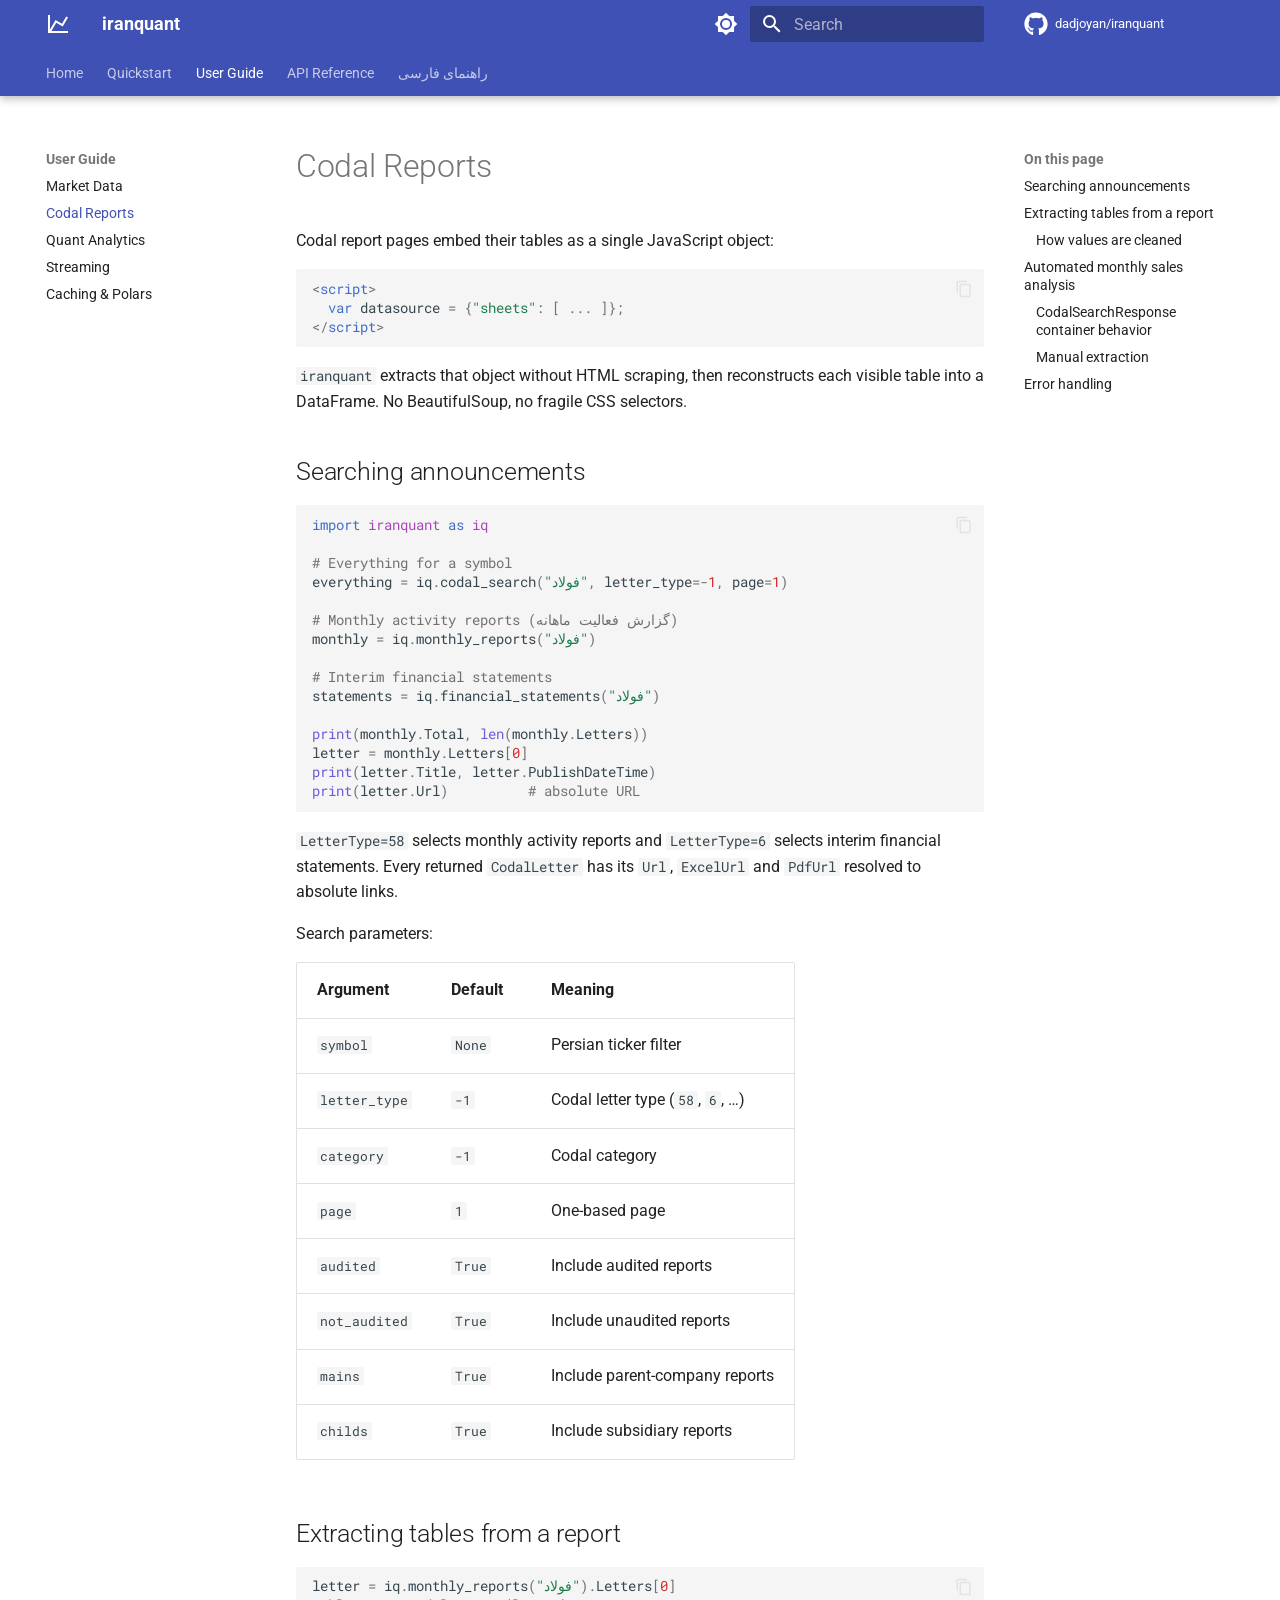
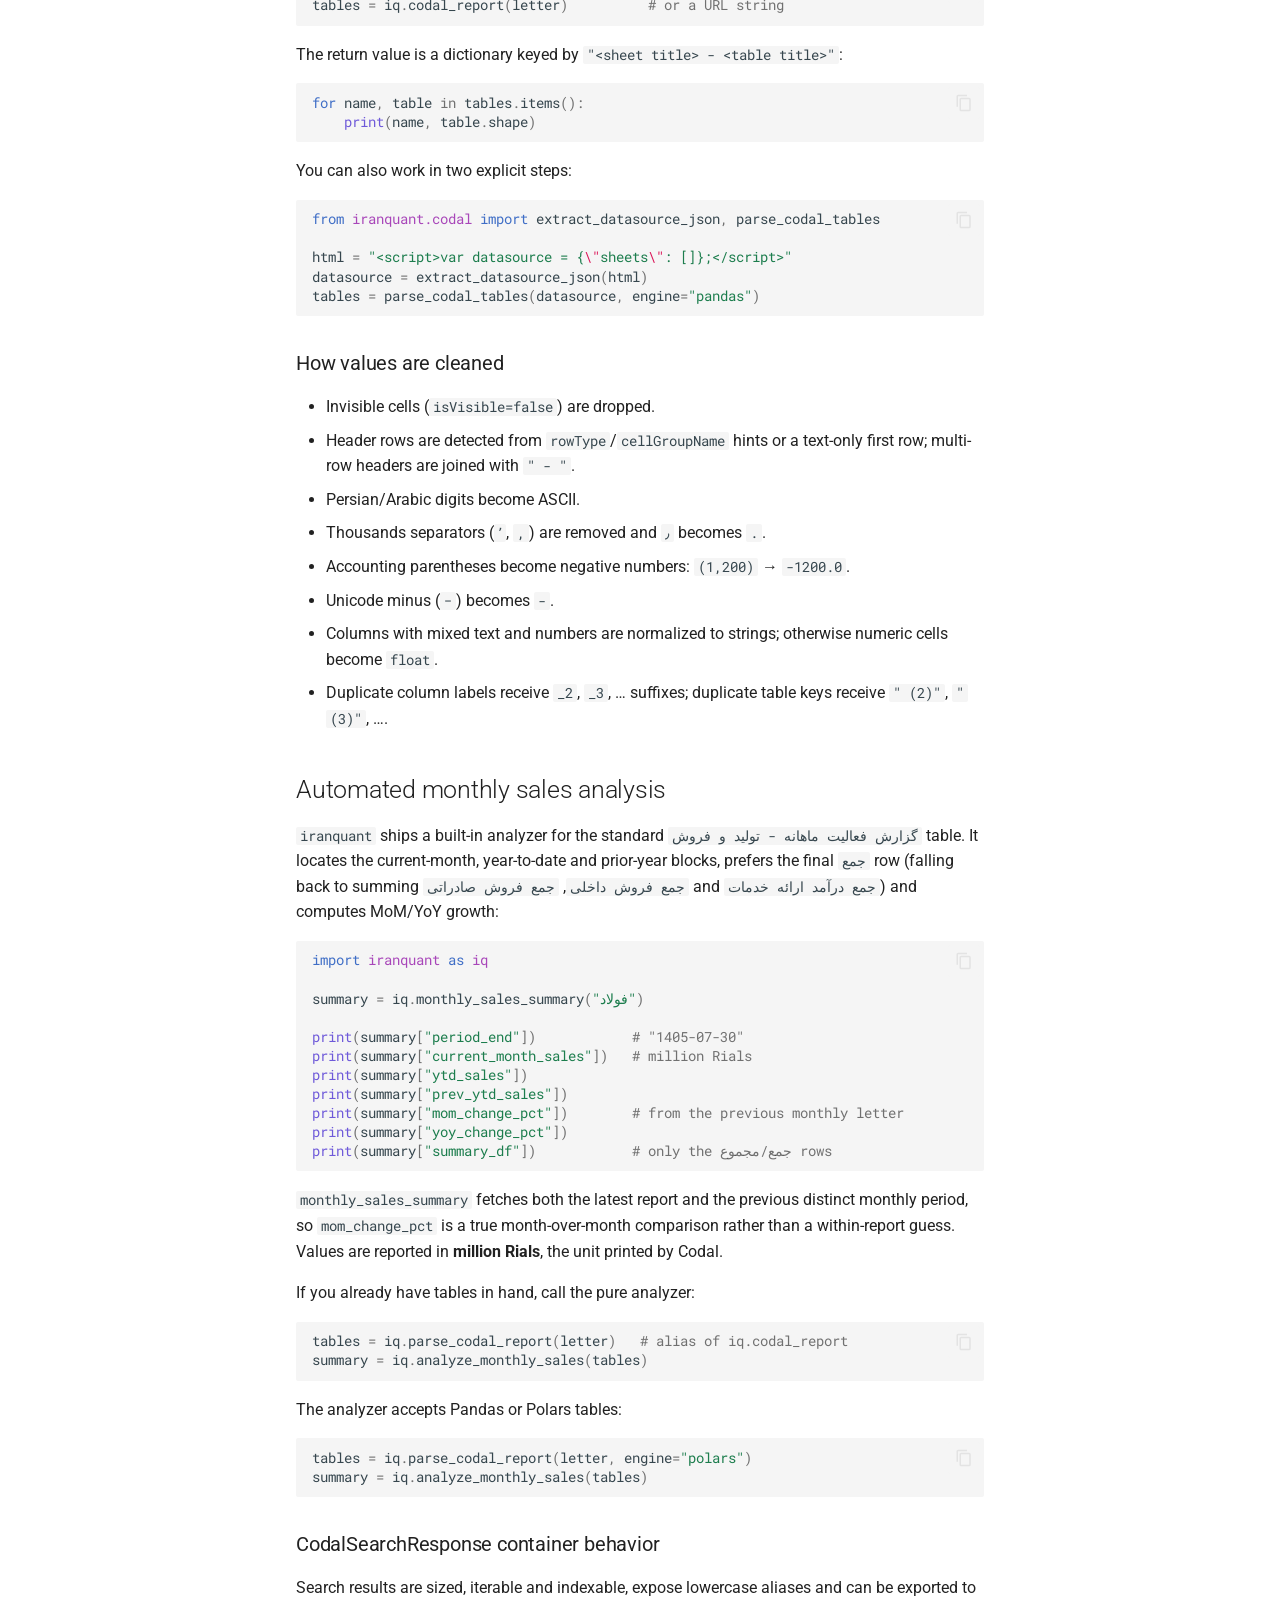
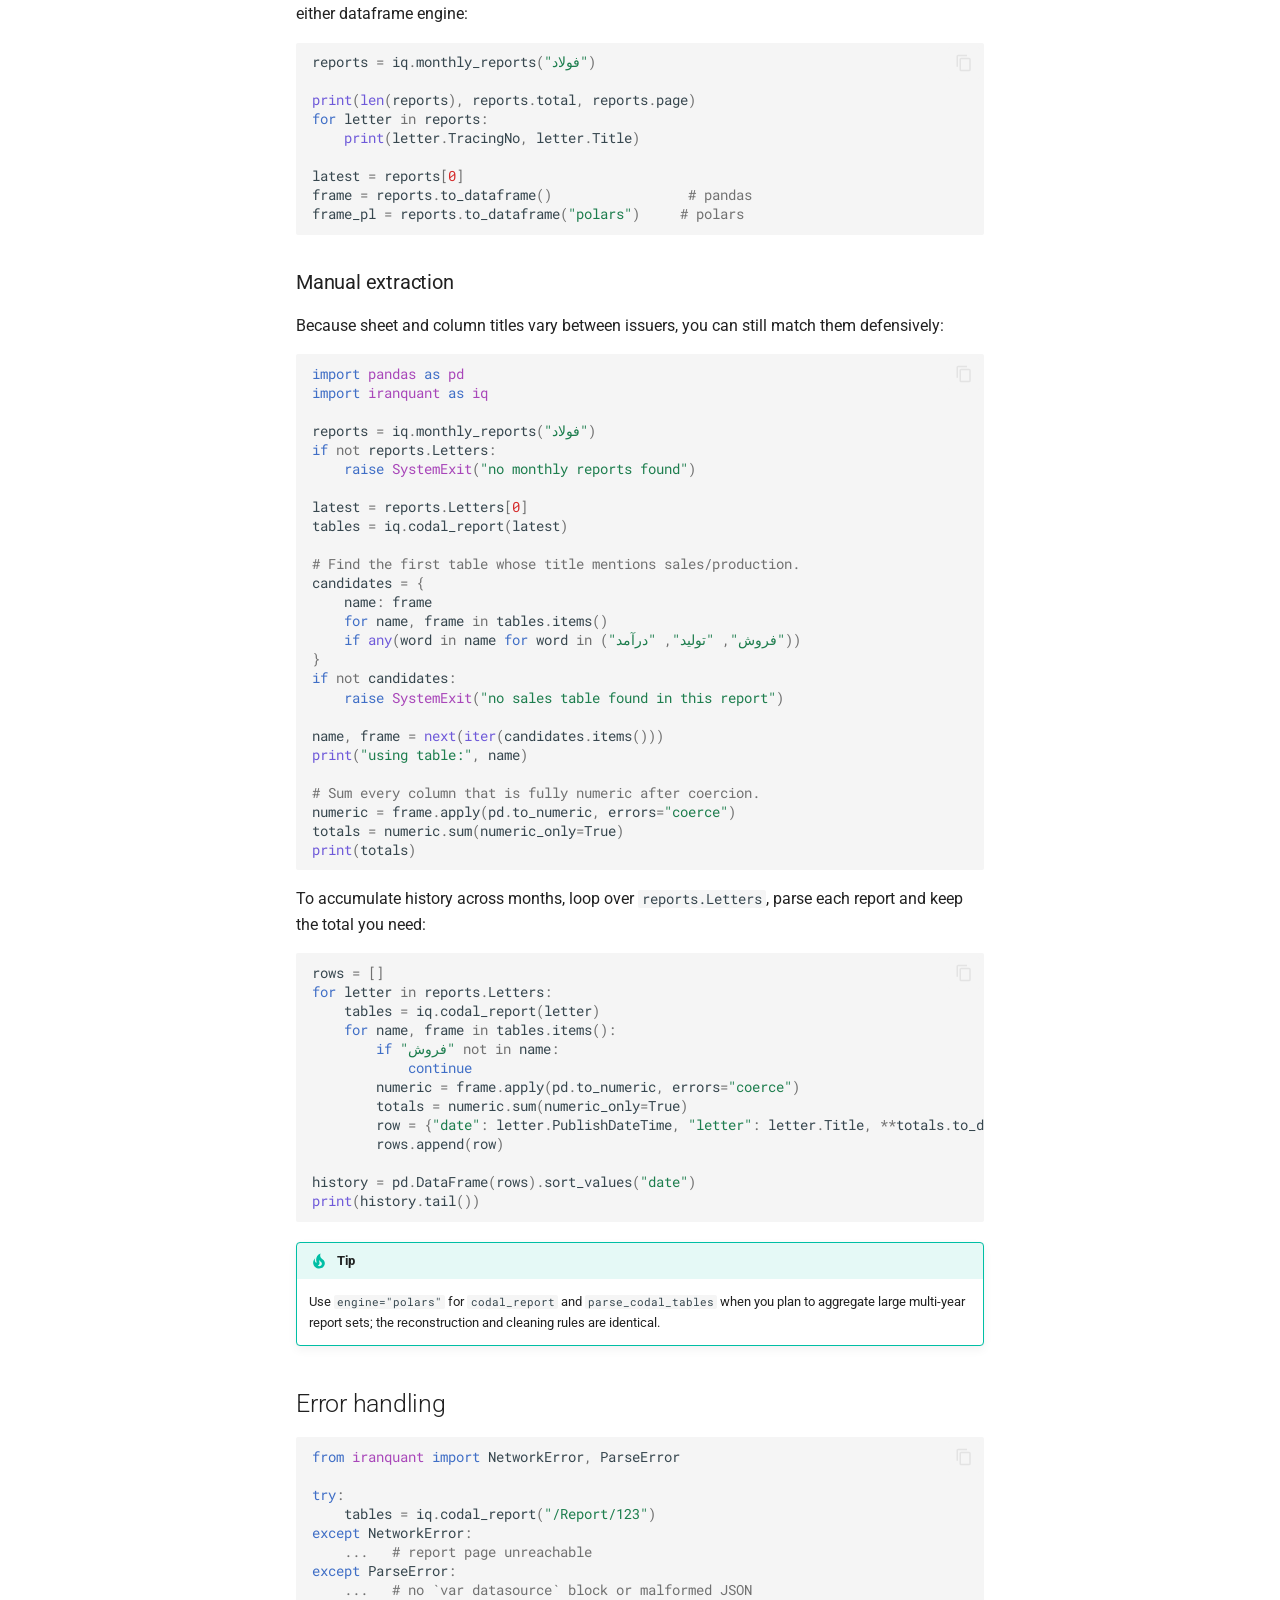
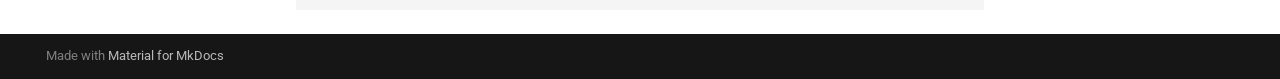
<file: guide/codal/index.html>
<!doctype html>
<html lang="en" class="no-js">
  <head>
    
      <meta charset="utf-8">
      <meta name="viewport" content="width=device-width,initial-scale=1">
      
        <meta name="description" content="Async-first TSETMC and Codal market-data client for the Iranian capital market">
      
      
        <meta name="author" content="Saeed Dadjoyan Aghdami">
      
      
        <link rel="canonical" href="https://dadjoyan.github.io/iranquant/guide/codal/">
      
      
        <link rel="prev" href="../market/">
      
      
        <link rel="next" href="../quant/">
      
      
        
      
      
      <link rel="icon" href="../../assets/images/favicon.png">
      <meta name="generator" content="mkdocs-1.6.1, mkdocs-material-9.8.0">
    
    
      
        <title>Codal Reports - iranquant</title>
      
    
    
      <link rel="stylesheet" href="../../assets/stylesheets/main.57a0d79d.min.css">
      
        
        <link rel="stylesheet" href="../../assets/stylesheets/palette.fb2fffe2.min.css">
      
      


    
    
      
    
    
      
        
        
        <link rel="preconnect" href="https://fonts.gstatic.com" crossorigin>
        <link rel="stylesheet" href="https://fonts.googleapis.com/css?family=Roboto:300,300i,400,400i,700,700i%7CRoboto+Mono:400,400i,700,700i&display=fallback">
        <style>:root{--md-text-font:"Roboto";--md-code-font:"Roboto Mono"}</style>
      
    
    
      <link rel="stylesheet" href="../../assets/_mkdocstrings.css">
    
      <link rel="stylesheet" href="../../stylesheets/extra.css">
    
    <script>__md_scope=new URL("../..",location),__md_hash=e=>[...e].reduce(((e,_)=>(e<<5)-e+_.charCodeAt(0)),0),__md_get=(e,_=localStorage,t=__md_scope)=>JSON.parse(_.getItem(t.pathname+"."+e)),__md_set=(e,_,t=localStorage,a=__md_scope)=>{try{t.setItem(a.pathname+"."+e,JSON.stringify(_))}catch(e){}}</script>
    
      

    
    
  </head>
  
  
    
    
      
    
    
    
    
    <body dir="ltr" data-md-color-scheme="default" data-md-color-primary="indigo" data-md-color-accent="indigo">
  
    
    <input class="md-toggle" data-md-toggle="drawer" type="checkbox" id="__drawer" autocomplete="off">
    <input class="md-toggle" data-md-toggle="search" type="checkbox" id="__search" autocomplete="off">
    <label class="md-overlay" for="__drawer"></label>
    <div data-md-component="skip">
      
        
        <a href="#codal-reports" class="md-skip">
          Skip to content
        </a>
      
    </div>
    <div data-md-component="announce">
      
    </div>
    
    
      

  

<header class="md-header md-header--shadow md-header--lifted" data-md-component="header">
  <nav class="md-header__inner md-grid" aria-label="Header">
    <a href="../.." title="iranquant" class="md-header__button md-logo" aria-label="iranquant" data-md-component="logo">
      
  
  <svg xmlns="http://www.w3.org/2000/svg" viewBox="0 0 24 24"><path d="m16 11.78 4.24-7.33 1.73 1-5.23 9.05-6.51-3.75L5.46 19H22v2H2V3h2v14.54L9.5 8z"/></svg>

    </a>
    <label class="md-header__button md-icon" for="__drawer">
      
      <svg xmlns="http://www.w3.org/2000/svg" viewBox="0 0 24 24"><path d="M3 6h18v2H3zm0 5h18v2H3zm0 5h18v2H3z"/></svg>
    </label>
    <div class="md-header__title" data-md-component="header-title">
      <div class="md-header__ellipsis">
        <div class="md-header__topic">
          <span class="md-ellipsis">
            iranquant
          </span>
        </div>
        <div class="md-header__topic" data-md-component="header-topic">
          <span class="md-ellipsis">
            
              Codal Reports
            
          </span>
        </div>
      </div>
    </div>
    
      
        <form class="md-header__option" data-md-component="palette">
  
    
    
    
    <input class="md-option" data-md-color-media="(prefers-color-scheme: light)" data-md-color-scheme="default" data-md-color-primary="indigo" data-md-color-accent="indigo"  aria-label="Switch to dark mode"  type="radio" name="__palette" id="__palette_0">
    
      <label class="md-header__button md-icon" title="Switch to dark mode" for="__palette_1" hidden>
        <svg xmlns="http://www.w3.org/2000/svg" viewBox="0 0 24 24"><path d="M12 8a4 4 0 0 0-4 4 4 4 0 0 0 4 4 4 4 0 0 0 4-4 4 4 0 0 0-4-4m0 10a6 6 0 0 1-6-6 6 6 0 0 1 6-6 6 6 0 0 1 6 6 6 6 0 0 1-6 6m8-9.31V4h-4.69L12 .69 8.69 4H4v4.69L.69 12 4 15.31V20h4.69L12 23.31 15.31 20H20v-4.69L23.31 12z"/></svg>
      </label>
    
  
    
    
    
    <input class="md-option" data-md-color-media="(prefers-color-scheme: dark)" data-md-color-scheme="slate" data-md-color-primary="indigo" data-md-color-accent="indigo"  aria-label="Switch to light mode"  type="radio" name="__palette" id="__palette_1">
    
      <label class="md-header__button md-icon" title="Switch to light mode" for="__palette_0" hidden>
        <svg xmlns="http://www.w3.org/2000/svg" viewBox="0 0 24 24"><path d="M12 18c-.89 0-1.74-.2-2.5-.55C11.56 16.5 13 14.42 13 12s-1.44-4.5-3.5-5.45C10.26 6.2 11.11 6 12 6a6 6 0 0 1 6 6 6 6 0 0 1-6 6m8-9.31V4h-4.69L12 .69 8.69 4H4v4.69L.69 12 4 15.31V20h4.69L12 23.31 15.31 20H20v-4.69L23.31 12z"/></svg>
      </label>
    
  
</form>
      
    
    
      <script>var palette=__md_get("__palette");if(palette&&palette.color){if("(prefers-color-scheme)"===palette.color.media){var media=matchMedia("(prefers-color-scheme: light)"),input=document.querySelector(media.matches?"[data-md-color-media='(prefers-color-scheme: light)']":"[data-md-color-media='(prefers-color-scheme: dark)']");palette.color.media=input.getAttribute("data-md-color-media"),palette.color.scheme=input.getAttribute("data-md-color-scheme"),palette.color.primary=input.getAttribute("data-md-color-primary"),palette.color.accent=input.getAttribute("data-md-color-accent")}for(var[key,value]of Object.entries(palette.color))document.body.setAttribute("data-md-color-"+key,value)}</script>
    
    
    
      
      
        <label class="md-header__button md-icon" for="__search">
          
          <svg xmlns="http://www.w3.org/2000/svg" viewBox="0 0 24 24"><path d="M9.5 3A6.5 6.5 0 0 1 16 9.5c0 1.61-.59 3.09-1.56 4.23l.27.27h.79l5 5-1.5 1.5-5-5v-.79l-.27-.27A6.52 6.52 0 0 1 9.5 16 6.5 6.5 0 0 1 3 9.5 6.5 6.5 0 0 1 9.5 3m0 2C7 5 5 7 5 9.5S7 14 9.5 14 14 12 14 9.5 12 5 9.5 5"/></svg>
        </label>
        <div class="md-search" data-md-component="search" role="dialog">
  <label class="md-search__overlay" for="__search"></label>
  <div class="md-search__inner" role="search">
    <form class="md-search__form" name="search">
      <input type="text" class="md-search__input" name="query" aria-label="Search" placeholder="Search" autocapitalize="off" autocorrect="off" autocomplete="off" spellcheck="false" data-md-component="search-query" required>
      <label class="md-search__icon md-icon" for="__search">
        
        <svg xmlns="http://www.w3.org/2000/svg" viewBox="0 0 24 24"><path d="M9.5 3A6.5 6.5 0 0 1 16 9.5c0 1.61-.59 3.09-1.56 4.23l.27.27h.79l5 5-1.5 1.5-5-5v-.79l-.27-.27A6.52 6.52 0 0 1 9.5 16 6.5 6.5 0 0 1 3 9.5 6.5 6.5 0 0 1 9.5 3m0 2C7 5 5 7 5 9.5S7 14 9.5 14 14 12 14 9.5 12 5 9.5 5"/></svg>
        
        <svg xmlns="http://www.w3.org/2000/svg" viewBox="0 0 24 24"><path d="M20 11v2H8l5.5 5.5-1.42 1.42L4.16 12l7.92-7.92L13.5 5.5 8 11z"/></svg>
      </label>
      <nav class="md-search__options" aria-label="Search">
        
          <a href="javascript:void(0)" class="md-search__icon md-icon" title="Share" aria-label="Share" data-clipboard data-clipboard-text="" data-md-component="search-share" tabindex="-1">
            
            <svg xmlns="http://www.w3.org/2000/svg" viewBox="0 0 24 24"><path d="M18 16.08c-.76 0-1.44.3-1.96.77L8.91 12.7c.05-.23.09-.46.09-.7s-.04-.47-.09-.7l7.05-4.11c.54.5 1.25.81 2.04.81a3 3 0 0 0 3-3 3 3 0 0 0-3-3 3 3 0 0 0-3 3c0 .24.04.47.09.7L8.04 9.81C7.5 9.31 6.79 9 6 9a3 3 0 0 0-3 3 3 3 0 0 0 3 3c.79 0 1.5-.31 2.04-.81l7.12 4.15c-.05.21-.08.43-.08.66 0 1.61 1.31 2.91 2.92 2.91s2.92-1.3 2.92-2.91A2.92 2.92 0 0 0 18 16.08"/></svg>
          </a>
        
        <button type="reset" class="md-search__icon md-icon" title="Clear" aria-label="Clear" tabindex="-1">
          
          <svg xmlns="http://www.w3.org/2000/svg" viewBox="0 0 24 24"><path d="M19 6.41 17.59 5 12 10.59 6.41 5 5 6.41 10.59 12 5 17.59 6.41 19 12 13.41 17.59 19 19 17.59 13.41 12z"/></svg>
        </button>
      </nav>
      
        <div class="md-search__suggest" data-md-component="search-suggest"></div>
      
    </form>
    <div class="md-search__output">
      <div class="md-search__scrollwrap" tabindex="0" data-md-scrollfix>
        <div class="md-search-result" data-md-component="search-result">
          <div class="md-search-result__meta">
            Initializing search
          </div>
          <ol class="md-search-result__list" role="presentation"></ol>
        </div>
      </div>
    </div>
  </div>
</div>
      
    
    
      <div class="md-header__source">
        <a href="https://github.com/dadjoyan/iranquant" title="Go to repository" class="md-source" data-md-component="source">
  <div class="md-source__icon md-icon">
    
    <svg xmlns="http://www.w3.org/2000/svg" viewBox="0 0 512 512"><!--! Font Awesome Free 7.1.0 by @fontawesome - https://fontawesome.com License - https://fontawesome.com/license/free (Icons: CC BY 4.0, Fonts: SIL OFL 1.1, Code: MIT License) Copyright 2025 Fonticons, Inc.--><path d="M173.9 397.4c0 2-2.3 3.6-5.2 3.6-3.3.3-5.6-1.3-5.6-3.6 0-2 2.3-3.6 5.2-3.6 3-.3 5.6 1.3 5.6 3.6m-31.1-4.5c-.7 2 1.3 4.3 4.3 4.9 2.6 1 5.6 0 6.2-2s-1.3-4.3-4.3-5.2c-2.6-.7-5.5.3-6.2 2.3m44.2-1.7c-2.9.7-4.9 2.6-4.6 4.9.3 2 2.9 3.3 5.9 2.6 2.9-.7 4.9-2.6 4.6-4.6-.3-1.9-3-3.2-5.9-2.9M252.8 8C114.1 8 8 113.3 8 252c0 110.9 69.8 205.8 169.5 239.2 12.8 2.3 17.3-5.6 17.3-12.1 0-6.2-.3-40.4-.3-61.4 0 0-70 15-84.7-29.8 0 0-11.4-29.1-27.8-36.6 0 0-22.9-15.7 1.6-15.4 0 0 24.9 2 38.6 25.8 21.9 38.6 58.6 27.5 72.9 20.9 2.3-16 8.8-27.1 16-33.7-55.9-6.2-112.3-14.3-112.3-110.5 0-27.5 7.6-41.3 23.6-58.9-2.6-6.5-11.1-33.3 2.6-67.9 20.9-6.5 69 27 69 27 20-5.6 41.5-8.5 62.8-8.5s42.8 2.9 62.8 8.5c0 0 48.1-33.6 69-27 13.7 34.7 5.2 61.4 2.6 67.9 16 17.7 25.8 31.5 25.8 58.9 0 96.5-58.9 104.2-114.8 110.5 9.2 7.9 17 22.9 17 46.4 0 33.7-.3 75.4-.3 83.6 0 6.5 4.6 14.4 17.3 12.1C436.2 457.8 504 362.9 504 252 504 113.3 391.5 8 252.8 8M105.2 352.9c-1.3 1-1 3.3.7 5.2 1.6 1.6 3.9 2.3 5.2 1 1.3-1 1-3.3-.7-5.2-1.6-1.6-3.9-2.3-5.2-1m-10.8-8.1c-.7 1.3.3 2.9 2.3 3.9 1.6 1 3.6.7 4.3-.7.7-1.3-.3-2.9-2.3-3.9-2-.6-3.6-.3-4.3.7m32.4 35.6c-1.6 1.3-1 4.3 1.3 6.2 2.3 2.3 5.2 2.6 6.5 1 1.3-1.3.7-4.3-1.3-6.2-2.2-2.3-5.2-2.6-6.5-1m-11.4-14.7c-1.6 1-1.6 3.6 0 5.9s4.3 3.3 5.6 2.3c1.6-1.3 1.6-3.9 0-6.2-1.4-2.3-4-3.3-5.6-2"/></svg>
  </div>
  <div class="md-source__repository">
    dadjoyan/iranquant
  </div>
</a>
      </div>
    
  </nav>
  
    
      
<nav class="md-tabs" aria-label="Tabs" data-md-component="tabs">
  <div class="md-grid">
    <ul class="md-tabs__list">
      
        
  
  
  
  
    <li class="md-tabs__item">
      <a href="../.." class="md-tabs__link">
        
  
  
    
  
  Home

      </a>
    </li>
  

      
        
  
  
  
  
    <li class="md-tabs__item">
      <a href="../../quickstart/" class="md-tabs__link">
        
  
  
    
  
  Quickstart

      </a>
    </li>
  

      
        
  
  
  
    
  
  
    
    
      <li class="md-tabs__item md-tabs__item--active">
        <a href="../market/" class="md-tabs__link">
          
  
  
    
  
  User Guide

        </a>
      </li>
    
  

      
        
  
  
  
  
    
    
      <li class="md-tabs__item">
        <a href="../../reference/top-level/" class="md-tabs__link">
          
  
  
    
  
  API Reference

        </a>
      </li>
    
  

      
        
  
  
  
  
    <li class="md-tabs__item">
      <a href="../../fa/" class="md-tabs__link">
        
  
  
    
  
  راهنمای فارسی

      </a>
    </li>
  

      
    </ul>
  </div>
</nav>
    
  
</header>
    
    <div class="md-container" data-md-component="container">
      
      
        
      
      <main class="md-main" data-md-component="main">
        <div class="md-main__inner md-grid">
          
            
              
              <div class="md-sidebar md-sidebar--primary" data-md-component="sidebar" data-md-type="navigation" >
                <div class="md-sidebar__scrollwrap">
                  <div class="md-sidebar__inner">
                    


  


<nav class="md-nav md-nav--primary md-nav--lifted" aria-label="Navigation" data-md-level="0">
  <label class="md-nav__title" for="__drawer">
    <a href="../.." title="iranquant" class="md-nav__button md-logo" aria-label="iranquant" data-md-component="logo">
      
  
  <svg xmlns="http://www.w3.org/2000/svg" viewBox="0 0 24 24"><path d="m16 11.78 4.24-7.33 1.73 1-5.23 9.05-6.51-3.75L5.46 19H22v2H2V3h2v14.54L9.5 8z"/></svg>

    </a>
    iranquant
  </label>
  
    <div class="md-nav__source">
      <a href="https://github.com/dadjoyan/iranquant" title="Go to repository" class="md-source" data-md-component="source">
  <div class="md-source__icon md-icon">
    
    <svg xmlns="http://www.w3.org/2000/svg" viewBox="0 0 512 512"><!--! Font Awesome Free 7.1.0 by @fontawesome - https://fontawesome.com License - https://fontawesome.com/license/free (Icons: CC BY 4.0, Fonts: SIL OFL 1.1, Code: MIT License) Copyright 2025 Fonticons, Inc.--><path d="M173.9 397.4c0 2-2.3 3.6-5.2 3.6-3.3.3-5.6-1.3-5.6-3.6 0-2 2.3-3.6 5.2-3.6 3-.3 5.6 1.3 5.6 3.6m-31.1-4.5c-.7 2 1.3 4.3 4.3 4.9 2.6 1 5.6 0 6.2-2s-1.3-4.3-4.3-5.2c-2.6-.7-5.5.3-6.2 2.3m44.2-1.7c-2.9.7-4.9 2.6-4.6 4.9.3 2 2.9 3.3 5.9 2.6 2.9-.7 4.9-2.6 4.6-4.6-.3-1.9-3-3.2-5.9-2.9M252.8 8C114.1 8 8 113.3 8 252c0 110.9 69.8 205.8 169.5 239.2 12.8 2.3 17.3-5.6 17.3-12.1 0-6.2-.3-40.4-.3-61.4 0 0-70 15-84.7-29.8 0 0-11.4-29.1-27.8-36.6 0 0-22.9-15.7 1.6-15.4 0 0 24.9 2 38.6 25.8 21.9 38.6 58.6 27.5 72.9 20.9 2.3-16 8.8-27.1 16-33.7-55.9-6.2-112.3-14.3-112.3-110.5 0-27.5 7.6-41.3 23.6-58.9-2.6-6.5-11.1-33.3 2.6-67.9 20.9-6.5 69 27 69 27 20-5.6 41.5-8.5 62.8-8.5s42.8 2.9 62.8 8.5c0 0 48.1-33.6 69-27 13.7 34.7 5.2 61.4 2.6 67.9 16 17.7 25.8 31.5 25.8 58.9 0 96.5-58.9 104.2-114.8 110.5 9.2 7.9 17 22.9 17 46.4 0 33.7-.3 75.4-.3 83.6 0 6.5 4.6 14.4 17.3 12.1C436.2 457.8 504 362.9 504 252 504 113.3 391.5 8 252.8 8M105.2 352.9c-1.3 1-1 3.3.7 5.2 1.6 1.6 3.9 2.3 5.2 1 1.3-1 1-3.3-.7-5.2-1.6-1.6-3.9-2.3-5.2-1m-10.8-8.1c-.7 1.3.3 2.9 2.3 3.9 1.6 1 3.6.7 4.3-.7.7-1.3-.3-2.9-2.3-3.9-2-.6-3.6-.3-4.3.7m32.4 35.6c-1.6 1.3-1 4.3 1.3 6.2 2.3 2.3 5.2 2.6 6.5 1 1.3-1.3.7-4.3-1.3-6.2-2.2-2.3-5.2-2.6-6.5-1m-11.4-14.7c-1.6 1-1.6 3.6 0 5.9s4.3 3.3 5.6 2.3c1.6-1.3 1.6-3.9 0-6.2-1.4-2.3-4-3.3-5.6-2"/></svg>
  </div>
  <div class="md-source__repository">
    dadjoyan/iranquant
  </div>
</a>
    </div>
  
  <ul class="md-nav__list" data-md-scrollfix>
    
      
      
  
  
  
  
    <li class="md-nav__item">
      <a href="../.." class="md-nav__link">
        
  
  
  <span class="md-ellipsis">
    
  
    Home
  

    
  </span>
  
  

      </a>
    </li>
  

    
      
      
  
  
  
  
    <li class="md-nav__item">
      <a href="../../quickstart/" class="md-nav__link">
        
  
  
  <span class="md-ellipsis">
    
  
    Quickstart
  

    
  </span>
  
  

      </a>
    </li>
  

    
      
      
  
  
    
  
  
  
    
    
      
        
      
        
      
        
      
        
      
        
      
    
    
    
      
        
        
      
      
        
      
    
    
    <li class="md-nav__item md-nav__item--active md-nav__item--section md-nav__item--nested">
      
        
        
        <input class="md-nav__toggle md-toggle " type="checkbox" id="__nav_3" checked>
        
          
          <label class="md-nav__link" for="__nav_3" id="__nav_3_label" tabindex="">
            
  
  
  <span class="md-ellipsis">
    
  
    User Guide
  

    
  </span>
  
  

            <span class="md-nav__icon md-icon"></span>
          </label>
        
        <nav class="md-nav" data-md-level="1" aria-labelledby="__nav_3_label" aria-expanded="true">
          <label class="md-nav__title" for="__nav_3">
            <span class="md-nav__icon md-icon"></span>
            
  
    User Guide
  

          </label>
          <ul class="md-nav__list" data-md-scrollfix>
            
              
                
  
  
  
  
    <li class="md-nav__item">
      <a href="../market/" class="md-nav__link">
        
  
  
  <span class="md-ellipsis">
    
  
    Market Data
  

    
  </span>
  
  

      </a>
    </li>
  

              
            
              
                
  
  
    
  
  
  
    <li class="md-nav__item md-nav__item--active">
      
      <input class="md-nav__toggle md-toggle" type="checkbox" id="__toc">
      
      
        
      
      
        <label class="md-nav__link md-nav__link--active" for="__toc">
          
  
  
  <span class="md-ellipsis">
    
  
    Codal Reports
  

    
  </span>
  
  

          <span class="md-nav__icon md-icon"></span>
        </label>
      
      <a href="./" class="md-nav__link md-nav__link--active">
        
  
  
  <span class="md-ellipsis">
    
  
    Codal Reports
  

    
  </span>
  
  

      </a>
      
        

  

<nav class="md-nav md-nav--secondary" aria-label="On this page">
  
  
  
    
  
  
    <label class="md-nav__title" for="__toc">
      <span class="md-nav__icon md-icon"></span>
      On this page
    </label>
    <ul class="md-nav__list" data-md-component="toc" data-md-scrollfix>
      
        <li class="md-nav__item">
  <a href="#searching-announcements" class="md-nav__link">
    <span class="md-ellipsis">
      
        Searching announcements
      
    </span>
  </a>
  
</li>
      
        <li class="md-nav__item">
  <a href="#extracting-tables-from-a-report" class="md-nav__link">
    <span class="md-ellipsis">
      
        Extracting tables from a report
      
    </span>
  </a>
  
    <nav class="md-nav" aria-label="Extracting tables from a report">
      <ul class="md-nav__list">
        
          <li class="md-nav__item">
  <a href="#how-values-are-cleaned" class="md-nav__link">
    <span class="md-ellipsis">
      
        How values are cleaned
      
    </span>
  </a>
  
</li>
        
      </ul>
    </nav>
  
</li>
      
        <li class="md-nav__item">
  <a href="#automated-monthly-sales-analysis" class="md-nav__link">
    <span class="md-ellipsis">
      
        Automated monthly sales analysis
      
    </span>
  </a>
  
    <nav class="md-nav" aria-label="Automated monthly sales analysis">
      <ul class="md-nav__list">
        
          <li class="md-nav__item">
  <a href="#codalsearchresponse-container-behavior" class="md-nav__link">
    <span class="md-ellipsis">
      
        CodalSearchResponse container behavior
      
    </span>
  </a>
  
</li>
        
          <li class="md-nav__item">
  <a href="#manual-extraction" class="md-nav__link">
    <span class="md-ellipsis">
      
        Manual extraction
      
    </span>
  </a>
  
</li>
        
      </ul>
    </nav>
  
</li>
      
        <li class="md-nav__item">
  <a href="#error-handling" class="md-nav__link">
    <span class="md-ellipsis">
      
        Error handling
      
    </span>
  </a>
  
</li>
      
    </ul>
  
</nav>
      
    </li>
  

              
            
              
                
  
  
  
  
    <li class="md-nav__item">
      <a href="../quant/" class="md-nav__link">
        
  
  
  <span class="md-ellipsis">
    
  
    Quant Analytics
  

    
  </span>
  
  

      </a>
    </li>
  

              
            
              
                
  
  
  
  
    <li class="md-nav__item">
      <a href="../streaming/" class="md-nav__link">
        
  
  
  <span class="md-ellipsis">
    
  
    Streaming
  

    
  </span>
  
  

      </a>
    </li>
  

              
            
              
                
  
  
  
  
    <li class="md-nav__item">
      <a href="../caching-and-polars/" class="md-nav__link">
        
  
  
  <span class="md-ellipsis">
    
  
    Caching & Polars
  

    
  </span>
  
  

      </a>
    </li>
  

              
            
          </ul>
        </nav>
      
    </li>
  

    
      
      
  
  
  
  
    
    
      
        
      
        
      
        
      
        
      
        
      
    
    
    
      
      
        
      
    
    
    <li class="md-nav__item md-nav__item--nested">
      
        
        
        <input class="md-nav__toggle md-toggle " type="checkbox" id="__nav_4" >
        
          
          <label class="md-nav__link" for="__nav_4" id="__nav_4_label" tabindex="0">
            
  
  
  <span class="md-ellipsis">
    
  
    API Reference
  

    
  </span>
  
  

            <span class="md-nav__icon md-icon"></span>
          </label>
        
        <nav class="md-nav" data-md-level="1" aria-labelledby="__nav_4_label" aria-expanded="false">
          <label class="md-nav__title" for="__nav_4">
            <span class="md-nav__icon md-icon"></span>
            
  
    API Reference
  

          </label>
          <ul class="md-nav__list" data-md-scrollfix>
            
              
                
  
  
  
  
    <li class="md-nav__item">
      <a href="../../reference/top-level/" class="md-nav__link">
        
  
  
  <span class="md-ellipsis">
    
  
    Top-level
  

    
  </span>
  
  

      </a>
    </li>
  

              
            
              
                
  
  
  
  
    <li class="md-nav__item">
      <a href="../../reference/market/" class="md-nav__link">
        
  
  
  <span class="md-ellipsis">
    
  
    Market
  

    
  </span>
  
  

      </a>
    </li>
  

              
            
              
                
  
  
  
  
    <li class="md-nav__item">
      <a href="../../reference/codal/" class="md-nav__link">
        
  
  
  <span class="md-ellipsis">
    
  
    Codal
  

    
  </span>
  
  

      </a>
    </li>
  

              
            
              
                
  
  
  
  
    <li class="md-nav__item">
      <a href="../../reference/quant/" class="md-nav__link">
        
  
  
  <span class="md-ellipsis">
    
  
    Quant
  

    
  </span>
  
  

      </a>
    </li>
  

              
            
              
                
  
  
  
  
    <li class="md-nav__item">
      <a href="../../reference/stream/" class="md-nav__link">
        
  
  
  <span class="md-ellipsis">
    
  
    Stream
  

    
  </span>
  
  

      </a>
    </li>
  

              
            
          </ul>
        </nav>
      
    </li>
  

    
      
      
  
  
  
  
    <li class="md-nav__item">
      <a href="../../fa/" class="md-nav__link">
        
  
  
  <span class="md-ellipsis">
    
  
    راهنمای فارسی
  

    
  </span>
  
  

      </a>
    </li>
  

    
  </ul>
</nav>
                  </div>
                </div>
              </div>
            
            
              
              <div class="md-sidebar md-sidebar--secondary" data-md-component="sidebar" data-md-type="toc" >
                <div class="md-sidebar__scrollwrap">
                  <div class="md-sidebar__inner">
                    

  

<nav class="md-nav md-nav--secondary" aria-label="On this page">
  
  
  
    
  
  
    <label class="md-nav__title" for="__toc">
      <span class="md-nav__icon md-icon"></span>
      On this page
    </label>
    <ul class="md-nav__list" data-md-component="toc" data-md-scrollfix>
      
        <li class="md-nav__item">
  <a href="#searching-announcements" class="md-nav__link">
    <span class="md-ellipsis">
      
        Searching announcements
      
    </span>
  </a>
  
</li>
      
        <li class="md-nav__item">
  <a href="#extracting-tables-from-a-report" class="md-nav__link">
    <span class="md-ellipsis">
      
        Extracting tables from a report
      
    </span>
  </a>
  
    <nav class="md-nav" aria-label="Extracting tables from a report">
      <ul class="md-nav__list">
        
          <li class="md-nav__item">
  <a href="#how-values-are-cleaned" class="md-nav__link">
    <span class="md-ellipsis">
      
        How values are cleaned
      
    </span>
  </a>
  
</li>
        
      </ul>
    </nav>
  
</li>
      
        <li class="md-nav__item">
  <a href="#automated-monthly-sales-analysis" class="md-nav__link">
    <span class="md-ellipsis">
      
        Automated monthly sales analysis
      
    </span>
  </a>
  
    <nav class="md-nav" aria-label="Automated monthly sales analysis">
      <ul class="md-nav__list">
        
          <li class="md-nav__item">
  <a href="#codalsearchresponse-container-behavior" class="md-nav__link">
    <span class="md-ellipsis">
      
        CodalSearchResponse container behavior
      
    </span>
  </a>
  
</li>
        
          <li class="md-nav__item">
  <a href="#manual-extraction" class="md-nav__link">
    <span class="md-ellipsis">
      
        Manual extraction
      
    </span>
  </a>
  
</li>
        
      </ul>
    </nav>
  
</li>
      
        <li class="md-nav__item">
  <a href="#error-handling" class="md-nav__link">
    <span class="md-ellipsis">
      
        Error handling
      
    </span>
  </a>
  
</li>
      
    </ul>
  
</nav>
                  </div>
                </div>
              </div>
            
          
          
            <div class="md-content" data-md-component="content">
              
              <article class="md-content__inner md-typeset">
                
                  


  
  


<h1 id="codal-reports">Codal Reports<a class="headerlink" href="#codal-reports" title="Permanent link">&para;</a></h1>
<p>Codal report pages embed their tables as a single JavaScript object:</p>
<div class="language-html highlight"><pre><span></span><code><span id="__span-0-1"><a id="__codelineno-0-1" name="__codelineno-0-1" href="#__codelineno-0-1"></a><span class="p">&lt;</span><span class="nt">script</span><span class="p">&gt;</span>
</span><span id="__span-0-2"><a id="__codelineno-0-2" name="__codelineno-0-2" href="#__codelineno-0-2"></a><span class="w">  </span><span class="kd">var</span><span class="w"> </span><span class="nx">datasource</span><span class="w"> </span><span class="o">=</span><span class="w"> </span><span class="p">{</span><span class="s2">"sheets"</span><span class="o">:</span><span class="w"> </span><span class="p">[</span><span class="w"> </span><span class="p">...</span><span class="w"> </span><span class="p">]};</span>
</span><span id="__span-0-3"><a id="__codelineno-0-3" name="__codelineno-0-3" href="#__codelineno-0-3"></a><span class="p">&lt;/</span><span class="nt">script</span><span class="p">&gt;</span>
</span></code></pre></div>
<p><code>iranquant</code> extracts that object without HTML scraping, then reconstructs each
visible table into a DataFrame. No BeautifulSoup, no fragile CSS selectors.</p>
<h2 id="searching-announcements">Searching announcements<a class="headerlink" href="#searching-announcements" title="Permanent link">&para;</a></h2>
<div class="language-python highlight"><pre><span></span><code><span id="__span-1-1"><a id="__codelineno-1-1" name="__codelineno-1-1" href="#__codelineno-1-1"></a><span class="kn">import</span><span class="w"> </span><span class="nn">iranquant</span><span class="w"> </span><span class="k">as</span><span class="w"> </span><span class="nn">iq</span>
</span><span id="__span-1-2"><a id="__codelineno-1-2" name="__codelineno-1-2" href="#__codelineno-1-2"></a>
</span><span id="__span-1-3"><a id="__codelineno-1-3" name="__codelineno-1-3" href="#__codelineno-1-3"></a><span class="c1"># Everything for a symbol</span>
</span><span id="__span-1-4"><a id="__codelineno-1-4" name="__codelineno-1-4" href="#__codelineno-1-4"></a><span class="n">everything</span> <span class="o">=</span> <span class="n">iq</span><span class="o">.</span><span class="n">codal_search</span><span class="p">(</span><span class="s2">"فولاد"</span><span class="p">,</span> <span class="n">letter_type</span><span class="o">=-</span><span class="mi">1</span><span class="p">,</span> <span class="n">page</span><span class="o">=</span><span class="mi">1</span><span class="p">)</span>
</span><span id="__span-1-5"><a id="__codelineno-1-5" name="__codelineno-1-5" href="#__codelineno-1-5"></a>
</span><span id="__span-1-6"><a id="__codelineno-1-6" name="__codelineno-1-6" href="#__codelineno-1-6"></a><span class="c1"># Monthly activity reports (گزارش فعالیت ماهانه)</span>
</span><span id="__span-1-7"><a id="__codelineno-1-7" name="__codelineno-1-7" href="#__codelineno-1-7"></a><span class="n">monthly</span> <span class="o">=</span> <span class="n">iq</span><span class="o">.</span><span class="n">monthly_reports</span><span class="p">(</span><span class="s2">"فولاد"</span><span class="p">)</span>
</span><span id="__span-1-8"><a id="__codelineno-1-8" name="__codelineno-1-8" href="#__codelineno-1-8"></a>
</span><span id="__span-1-9"><a id="__codelineno-1-9" name="__codelineno-1-9" href="#__codelineno-1-9"></a><span class="c1"># Interim financial statements</span>
</span><span id="__span-1-10"><a id="__codelineno-1-10" name="__codelineno-1-10" href="#__codelineno-1-10"></a><span class="n">statements</span> <span class="o">=</span> <span class="n">iq</span><span class="o">.</span><span class="n">financial_statements</span><span class="p">(</span><span class="s2">"فولاد"</span><span class="p">)</span>
</span><span id="__span-1-11"><a id="__codelineno-1-11" name="__codelineno-1-11" href="#__codelineno-1-11"></a>
</span><span id="__span-1-12"><a id="__codelineno-1-12" name="__codelineno-1-12" href="#__codelineno-1-12"></a><span class="nb">print</span><span class="p">(</span><span class="n">monthly</span><span class="o">.</span><span class="n">Total</span><span class="p">,</span> <span class="nb">len</span><span class="p">(</span><span class="n">monthly</span><span class="o">.</span><span class="n">Letters</span><span class="p">))</span>
</span><span id="__span-1-13"><a id="__codelineno-1-13" name="__codelineno-1-13" href="#__codelineno-1-13"></a><span class="n">letter</span> <span class="o">=</span> <span class="n">monthly</span><span class="o">.</span><span class="n">Letters</span><span class="p">[</span><span class="mi">0</span><span class="p">]</span>
</span><span id="__span-1-14"><a id="__codelineno-1-14" name="__codelineno-1-14" href="#__codelineno-1-14"></a><span class="nb">print</span><span class="p">(</span><span class="n">letter</span><span class="o">.</span><span class="n">Title</span><span class="p">,</span> <span class="n">letter</span><span class="o">.</span><span class="n">PublishDateTime</span><span class="p">)</span>
</span><span id="__span-1-15"><a id="__codelineno-1-15" name="__codelineno-1-15" href="#__codelineno-1-15"></a><span class="nb">print</span><span class="p">(</span><span class="n">letter</span><span class="o">.</span><span class="n">Url</span><span class="p">)</span>          <span class="c1"># absolute URL</span>
</span></code></pre></div>
<p><code>LetterType=58</code> selects monthly activity reports and <code>LetterType=6</code> selects
interim financial statements. Every returned <code>CodalLetter</code> has its <code>Url</code>,
<code>ExcelUrl</code> and <code>PdfUrl</code> resolved to absolute links.</p>
<p>Search parameters:</p>
<table>
<thead>
<tr>
<th>Argument</th>
<th>Default</th>
<th>Meaning</th>
</tr>
</thead>
<tbody>
<tr>
<td><code>symbol</code></td>
<td><code>None</code></td>
<td>Persian ticker filter</td>
</tr>
<tr>
<td><code>letter_type</code></td>
<td><code>-1</code></td>
<td>Codal letter type (<code>58</code>, <code>6</code>, …)</td>
</tr>
<tr>
<td><code>category</code></td>
<td><code>-1</code></td>
<td>Codal category</td>
</tr>
<tr>
<td><code>page</code></td>
<td><code>1</code></td>
<td>One-based page</td>
</tr>
<tr>
<td><code>audited</code></td>
<td><code>True</code></td>
<td>Include audited reports</td>
</tr>
<tr>
<td><code>not_audited</code></td>
<td><code>True</code></td>
<td>Include unaudited reports</td>
</tr>
<tr>
<td><code>mains</code></td>
<td><code>True</code></td>
<td>Include parent-company reports</td>
</tr>
<tr>
<td><code>childs</code></td>
<td><code>True</code></td>
<td>Include subsidiary reports</td>
</tr>
</tbody>
</table>
<h2 id="extracting-tables-from-a-report">Extracting tables from a report<a class="headerlink" href="#extracting-tables-from-a-report" title="Permanent link">&para;</a></h2>
<div class="language-python highlight"><pre><span></span><code><span id="__span-2-1"><a id="__codelineno-2-1" name="__codelineno-2-1" href="#__codelineno-2-1"></a><span class="n">letter</span> <span class="o">=</span> <span class="n">iq</span><span class="o">.</span><span class="n">monthly_reports</span><span class="p">(</span><span class="s2">"فولاد"</span><span class="p">)</span><span class="o">.</span><span class="n">Letters</span><span class="p">[</span><span class="mi">0</span><span class="p">]</span>
</span><span id="__span-2-2"><a id="__codelineno-2-2" name="__codelineno-2-2" href="#__codelineno-2-2"></a><span class="n">tables</span> <span class="o">=</span> <span class="n">iq</span><span class="o">.</span><span class="n">codal_report</span><span class="p">(</span><span class="n">letter</span><span class="p">)</span>          <span class="c1"># or a URL string</span>
</span></code></pre></div>
<p>The return value is a dictionary keyed by <code>"&lt;sheet title&gt; - &lt;table title&gt;"</code>:</p>
<div class="language-python highlight"><pre><span></span><code><span id="__span-3-1"><a id="__codelineno-3-1" name="__codelineno-3-1" href="#__codelineno-3-1"></a><span class="k">for</span> <span class="n">name</span><span class="p">,</span> <span class="n">table</span> <span class="ow">in</span> <span class="n">tables</span><span class="o">.</span><span class="n">items</span><span class="p">():</span>
</span><span id="__span-3-2"><a id="__codelineno-3-2" name="__codelineno-3-2" href="#__codelineno-3-2"></a>    <span class="nb">print</span><span class="p">(</span><span class="n">name</span><span class="p">,</span> <span class="n">table</span><span class="o">.</span><span class="n">shape</span><span class="p">)</span>
</span></code></pre></div>
<p>You can also work in two explicit steps:</p>
<div class="language-python highlight"><pre><span></span><code><span id="__span-4-1"><a id="__codelineno-4-1" name="__codelineno-4-1" href="#__codelineno-4-1"></a><span class="kn">from</span><span class="w"> </span><span class="nn">iranquant.codal</span><span class="w"> </span><span class="kn">import</span> <span class="n">extract_datasource_json</span><span class="p">,</span> <span class="n">parse_codal_tables</span>
</span><span id="__span-4-2"><a id="__codelineno-4-2" name="__codelineno-4-2" href="#__codelineno-4-2"></a>
</span><span id="__span-4-3"><a id="__codelineno-4-3" name="__codelineno-4-3" href="#__codelineno-4-3"></a><span class="n">html</span> <span class="o">=</span> <span class="s2">"&lt;script&gt;var datasource = {</span><span class="se">\"</span><span class="s2">sheets</span><span class="se">\"</span><span class="s2">: []};&lt;/script&gt;"</span>
</span><span id="__span-4-4"><a id="__codelineno-4-4" name="__codelineno-4-4" href="#__codelineno-4-4"></a><span class="n">datasource</span> <span class="o">=</span> <span class="n">extract_datasource_json</span><span class="p">(</span><span class="n">html</span><span class="p">)</span>
</span><span id="__span-4-5"><a id="__codelineno-4-5" name="__codelineno-4-5" href="#__codelineno-4-5"></a><span class="n">tables</span> <span class="o">=</span> <span class="n">parse_codal_tables</span><span class="p">(</span><span class="n">datasource</span><span class="p">,</span> <span class="n">engine</span><span class="o">=</span><span class="s2">"pandas"</span><span class="p">)</span>
</span></code></pre></div>
<h3 id="how-values-are-cleaned">How values are cleaned<a class="headerlink" href="#how-values-are-cleaned" title="Permanent link">&para;</a></h3>
<ul>
<li>Invisible cells (<code>isVisible=false</code>) are dropped.</li>
<li>Header rows are detected from <code>rowType</code>/<code>cellGroupName</code> hints or a text-only
  first row; multi-row headers are joined with <code>" - "</code>.</li>
<li>Persian/Arabic digits become ASCII.</li>
<li>Thousands separators (<code>٬</code>, <code>,</code>) are removed and <code>٫</code> becomes <code>.</code>.</li>
<li>Accounting parentheses become negative numbers: <code>(1,200)</code> → <code>-1200.0</code>.</li>
<li>Unicode minus (<code>−</code>) becomes <code>-</code>.</li>
<li>Columns with mixed text and numbers are normalized to strings; otherwise
  numeric cells become <code>float</code>.</li>
<li>Duplicate column labels receive <code>_2</code>, <code>_3</code>, … suffixes; duplicate table keys
  receive <code>" (2)"</code>, <code>" (3)"</code>, ….</li>
</ul>
<h2 id="automated-monthly-sales-analysis">Automated monthly sales analysis<a class="headerlink" href="#automated-monthly-sales-analysis" title="Permanent link">&para;</a></h2>
<p><code>iranquant</code> ships a built-in analyzer for the standard
<code>گزارش فعالیت ماهانه - تولید و فروش</code> table. It locates the current-month,
year-to-date and prior-year blocks, prefers the final <code>جمع</code> row (falling back
to summing <code>جمع فروش داخلی</code>, <code>جمع فروش صادراتی</code> and
<code>جمع درآمد ارائه خدمات</code>) and computes MoM/YoY growth:</p>
<div class="language-python highlight"><pre><span></span><code><span id="__span-5-1"><a id="__codelineno-5-1" name="__codelineno-5-1" href="#__codelineno-5-1"></a><span class="kn">import</span><span class="w"> </span><span class="nn">iranquant</span><span class="w"> </span><span class="k">as</span><span class="w"> </span><span class="nn">iq</span>
</span><span id="__span-5-2"><a id="__codelineno-5-2" name="__codelineno-5-2" href="#__codelineno-5-2"></a>
</span><span id="__span-5-3"><a id="__codelineno-5-3" name="__codelineno-5-3" href="#__codelineno-5-3"></a><span class="n">summary</span> <span class="o">=</span> <span class="n">iq</span><span class="o">.</span><span class="n">monthly_sales_summary</span><span class="p">(</span><span class="s2">"فولاد"</span><span class="p">)</span>
</span><span id="__span-5-4"><a id="__codelineno-5-4" name="__codelineno-5-4" href="#__codelineno-5-4"></a>
</span><span id="__span-5-5"><a id="__codelineno-5-5" name="__codelineno-5-5" href="#__codelineno-5-5"></a><span class="nb">print</span><span class="p">(</span><span class="n">summary</span><span class="p">[</span><span class="s2">"period_end"</span><span class="p">])</span>            <span class="c1"># "1405-07-30"</span>
</span><span id="__span-5-6"><a id="__codelineno-5-6" name="__codelineno-5-6" href="#__codelineno-5-6"></a><span class="nb">print</span><span class="p">(</span><span class="n">summary</span><span class="p">[</span><span class="s2">"current_month_sales"</span><span class="p">])</span>   <span class="c1"># million Rials</span>
</span><span id="__span-5-7"><a id="__codelineno-5-7" name="__codelineno-5-7" href="#__codelineno-5-7"></a><span class="nb">print</span><span class="p">(</span><span class="n">summary</span><span class="p">[</span><span class="s2">"ytd_sales"</span><span class="p">])</span>
</span><span id="__span-5-8"><a id="__codelineno-5-8" name="__codelineno-5-8" href="#__codelineno-5-8"></a><span class="nb">print</span><span class="p">(</span><span class="n">summary</span><span class="p">[</span><span class="s2">"prev_ytd_sales"</span><span class="p">])</span>
</span><span id="__span-5-9"><a id="__codelineno-5-9" name="__codelineno-5-9" href="#__codelineno-5-9"></a><span class="nb">print</span><span class="p">(</span><span class="n">summary</span><span class="p">[</span><span class="s2">"mom_change_pct"</span><span class="p">])</span>        <span class="c1"># from the previous monthly letter</span>
</span><span id="__span-5-10"><a id="__codelineno-5-10" name="__codelineno-5-10" href="#__codelineno-5-10"></a><span class="nb">print</span><span class="p">(</span><span class="n">summary</span><span class="p">[</span><span class="s2">"yoy_change_pct"</span><span class="p">])</span>
</span><span id="__span-5-11"><a id="__codelineno-5-11" name="__codelineno-5-11" href="#__codelineno-5-11"></a><span class="nb">print</span><span class="p">(</span><span class="n">summary</span><span class="p">[</span><span class="s2">"summary_df"</span><span class="p">])</span>            <span class="c1"># only the جمع/مجموع rows</span>
</span></code></pre></div>
<p><code>monthly_sales_summary</code> fetches both the latest report and the previous distinct
monthly period, so <code>mom_change_pct</code> is a true month-over-month comparison rather
than a within-report guess. Values are reported in <strong>million Rials</strong>, the unit
printed by Codal.</p>
<p>If you already have tables in hand, call the pure analyzer:</p>
<div class="language-python highlight"><pre><span></span><code><span id="__span-6-1"><a id="__codelineno-6-1" name="__codelineno-6-1" href="#__codelineno-6-1"></a><span class="n">tables</span> <span class="o">=</span> <span class="n">iq</span><span class="o">.</span><span class="n">parse_codal_report</span><span class="p">(</span><span class="n">letter</span><span class="p">)</span>   <span class="c1"># alias of iq.codal_report</span>
</span><span id="__span-6-2"><a id="__codelineno-6-2" name="__codelineno-6-2" href="#__codelineno-6-2"></a><span class="n">summary</span> <span class="o">=</span> <span class="n">iq</span><span class="o">.</span><span class="n">analyze_monthly_sales</span><span class="p">(</span><span class="n">tables</span><span class="p">)</span>
</span></code></pre></div>
<p>The analyzer accepts Pandas or Polars tables:</p>
<div class="language-python highlight"><pre><span></span><code><span id="__span-7-1"><a id="__codelineno-7-1" name="__codelineno-7-1" href="#__codelineno-7-1"></a><span class="n">tables</span> <span class="o">=</span> <span class="n">iq</span><span class="o">.</span><span class="n">parse_codal_report</span><span class="p">(</span><span class="n">letter</span><span class="p">,</span> <span class="n">engine</span><span class="o">=</span><span class="s2">"polars"</span><span class="p">)</span>
</span><span id="__span-7-2"><a id="__codelineno-7-2" name="__codelineno-7-2" href="#__codelineno-7-2"></a><span class="n">summary</span> <span class="o">=</span> <span class="n">iq</span><span class="o">.</span><span class="n">analyze_monthly_sales</span><span class="p">(</span><span class="n">tables</span><span class="p">)</span>
</span></code></pre></div>
<h3 id="codalsearchresponse-container-behavior">CodalSearchResponse container behavior<a class="headerlink" href="#codalsearchresponse-container-behavior" title="Permanent link">&para;</a></h3>
<p>Search results are sized, iterable and indexable, expose lowercase aliases and
can be exported to either dataframe engine:</p>
<div class="language-python highlight"><pre><span></span><code><span id="__span-8-1"><a id="__codelineno-8-1" name="__codelineno-8-1" href="#__codelineno-8-1"></a><span class="n">reports</span> <span class="o">=</span> <span class="n">iq</span><span class="o">.</span><span class="n">monthly_reports</span><span class="p">(</span><span class="s2">"فولاد"</span><span class="p">)</span>
</span><span id="__span-8-2"><a id="__codelineno-8-2" name="__codelineno-8-2" href="#__codelineno-8-2"></a>
</span><span id="__span-8-3"><a id="__codelineno-8-3" name="__codelineno-8-3" href="#__codelineno-8-3"></a><span class="nb">print</span><span class="p">(</span><span class="nb">len</span><span class="p">(</span><span class="n">reports</span><span class="p">),</span> <span class="n">reports</span><span class="o">.</span><span class="n">total</span><span class="p">,</span> <span class="n">reports</span><span class="o">.</span><span class="n">page</span><span class="p">)</span>
</span><span id="__span-8-4"><a id="__codelineno-8-4" name="__codelineno-8-4" href="#__codelineno-8-4"></a><span class="k">for</span> <span class="n">letter</span> <span class="ow">in</span> <span class="n">reports</span><span class="p">:</span>
</span><span id="__span-8-5"><a id="__codelineno-8-5" name="__codelineno-8-5" href="#__codelineno-8-5"></a>    <span class="nb">print</span><span class="p">(</span><span class="n">letter</span><span class="o">.</span><span class="n">TracingNo</span><span class="p">,</span> <span class="n">letter</span><span class="o">.</span><span class="n">Title</span><span class="p">)</span>
</span><span id="__span-8-6"><a id="__codelineno-8-6" name="__codelineno-8-6" href="#__codelineno-8-6"></a>
</span><span id="__span-8-7"><a id="__codelineno-8-7" name="__codelineno-8-7" href="#__codelineno-8-7"></a><span class="n">latest</span> <span class="o">=</span> <span class="n">reports</span><span class="p">[</span><span class="mi">0</span><span class="p">]</span>
</span><span id="__span-8-8"><a id="__codelineno-8-8" name="__codelineno-8-8" href="#__codelineno-8-8"></a><span class="n">frame</span> <span class="o">=</span> <span class="n">reports</span><span class="o">.</span><span class="n">to_dataframe</span><span class="p">()</span>                 <span class="c1"># pandas</span>
</span><span id="__span-8-9"><a id="__codelineno-8-9" name="__codelineno-8-9" href="#__codelineno-8-9"></a><span class="n">frame_pl</span> <span class="o">=</span> <span class="n">reports</span><span class="o">.</span><span class="n">to_dataframe</span><span class="p">(</span><span class="s2">"polars"</span><span class="p">)</span>     <span class="c1"># polars</span>
</span></code></pre></div>
<h3 id="manual-extraction">Manual extraction<a class="headerlink" href="#manual-extraction" title="Permanent link">&para;</a></h3>
<p>Because sheet and column titles vary between issuers, you can still match them
defensively:</p>
<div class="language-python highlight"><pre><span></span><code><span id="__span-9-1"><a id="__codelineno-9-1" name="__codelineno-9-1" href="#__codelineno-9-1"></a><span class="kn">import</span><span class="w"> </span><span class="nn">pandas</span><span class="w"> </span><span class="k">as</span><span class="w"> </span><span class="nn">pd</span>
</span><span id="__span-9-2"><a id="__codelineno-9-2" name="__codelineno-9-2" href="#__codelineno-9-2"></a><span class="kn">import</span><span class="w"> </span><span class="nn">iranquant</span><span class="w"> </span><span class="k">as</span><span class="w"> </span><span class="nn">iq</span>
</span><span id="__span-9-3"><a id="__codelineno-9-3" name="__codelineno-9-3" href="#__codelineno-9-3"></a>
</span><span id="__span-9-4"><a id="__codelineno-9-4" name="__codelineno-9-4" href="#__codelineno-9-4"></a><span class="n">reports</span> <span class="o">=</span> <span class="n">iq</span><span class="o">.</span><span class="n">monthly_reports</span><span class="p">(</span><span class="s2">"فولاد"</span><span class="p">)</span>
</span><span id="__span-9-5"><a id="__codelineno-9-5" name="__codelineno-9-5" href="#__codelineno-9-5"></a><span class="k">if</span> <span class="ow">not</span> <span class="n">reports</span><span class="o">.</span><span class="n">Letters</span><span class="p">:</span>
</span><span id="__span-9-6"><a id="__codelineno-9-6" name="__codelineno-9-6" href="#__codelineno-9-6"></a>    <span class="k">raise</span> <span class="ne">SystemExit</span><span class="p">(</span><span class="s2">"no monthly reports found"</span><span class="p">)</span>
</span><span id="__span-9-7"><a id="__codelineno-9-7" name="__codelineno-9-7" href="#__codelineno-9-7"></a>
</span><span id="__span-9-8"><a id="__codelineno-9-8" name="__codelineno-9-8" href="#__codelineno-9-8"></a><span class="n">latest</span> <span class="o">=</span> <span class="n">reports</span><span class="o">.</span><span class="n">Letters</span><span class="p">[</span><span class="mi">0</span><span class="p">]</span>
</span><span id="__span-9-9"><a id="__codelineno-9-9" name="__codelineno-9-9" href="#__codelineno-9-9"></a><span class="n">tables</span> <span class="o">=</span> <span class="n">iq</span><span class="o">.</span><span class="n">codal_report</span><span class="p">(</span><span class="n">latest</span><span class="p">)</span>
</span><span id="__span-9-10"><a id="__codelineno-9-10" name="__codelineno-9-10" href="#__codelineno-9-10"></a>
</span><span id="__span-9-11"><a id="__codelineno-9-11" name="__codelineno-9-11" href="#__codelineno-9-11"></a><span class="c1"># Find the first table whose title mentions sales/production.</span>
</span><span id="__span-9-12"><a id="__codelineno-9-12" name="__codelineno-9-12" href="#__codelineno-9-12"></a><span class="n">candidates</span> <span class="o">=</span> <span class="p">{</span>
</span><span id="__span-9-13"><a id="__codelineno-9-13" name="__codelineno-9-13" href="#__codelineno-9-13"></a>    <span class="n">name</span><span class="p">:</span> <span class="n">frame</span>
</span><span id="__span-9-14"><a id="__codelineno-9-14" name="__codelineno-9-14" href="#__codelineno-9-14"></a>    <span class="k">for</span> <span class="n">name</span><span class="p">,</span> <span class="n">frame</span> <span class="ow">in</span> <span class="n">tables</span><span class="o">.</span><span class="n">items</span><span class="p">()</span>
</span><span id="__span-9-15"><a id="__codelineno-9-15" name="__codelineno-9-15" href="#__codelineno-9-15"></a>    <span class="k">if</span> <span class="nb">any</span><span class="p">(</span><span class="n">word</span> <span class="ow">in</span> <span class="n">name</span> <span class="k">for</span> <span class="n">word</span> <span class="ow">in</span> <span class="p">(</span><span class="s2">"فروش"</span><span class="p">,</span> <span class="s2">"تولید"</span><span class="p">,</span> <span class="s2">"درآمد"</span><span class="p">))</span>
</span><span id="__span-9-16"><a id="__codelineno-9-16" name="__codelineno-9-16" href="#__codelineno-9-16"></a><span class="p">}</span>
</span><span id="__span-9-17"><a id="__codelineno-9-17" name="__codelineno-9-17" href="#__codelineno-9-17"></a><span class="k">if</span> <span class="ow">not</span> <span class="n">candidates</span><span class="p">:</span>
</span><span id="__span-9-18"><a id="__codelineno-9-18" name="__codelineno-9-18" href="#__codelineno-9-18"></a>    <span class="k">raise</span> <span class="ne">SystemExit</span><span class="p">(</span><span class="s2">"no sales table found in this report"</span><span class="p">)</span>
</span><span id="__span-9-19"><a id="__codelineno-9-19" name="__codelineno-9-19" href="#__codelineno-9-19"></a>
</span><span id="__span-9-20"><a id="__codelineno-9-20" name="__codelineno-9-20" href="#__codelineno-9-20"></a><span class="n">name</span><span class="p">,</span> <span class="n">frame</span> <span class="o">=</span> <span class="nb">next</span><span class="p">(</span><span class="nb">iter</span><span class="p">(</span><span class="n">candidates</span><span class="o">.</span><span class="n">items</span><span class="p">()))</span>
</span><span id="__span-9-21"><a id="__codelineno-9-21" name="__codelineno-9-21" href="#__codelineno-9-21"></a><span class="nb">print</span><span class="p">(</span><span class="s2">"using table:"</span><span class="p">,</span> <span class="n">name</span><span class="p">)</span>
</span><span id="__span-9-22"><a id="__codelineno-9-22" name="__codelineno-9-22" href="#__codelineno-9-22"></a>
</span><span id="__span-9-23"><a id="__codelineno-9-23" name="__codelineno-9-23" href="#__codelineno-9-23"></a><span class="c1"># Sum every column that is fully numeric after coercion.</span>
</span><span id="__span-9-24"><a id="__codelineno-9-24" name="__codelineno-9-24" href="#__codelineno-9-24"></a><span class="n">numeric</span> <span class="o">=</span> <span class="n">frame</span><span class="o">.</span><span class="n">apply</span><span class="p">(</span><span class="n">pd</span><span class="o">.</span><span class="n">to_numeric</span><span class="p">,</span> <span class="n">errors</span><span class="o">=</span><span class="s2">"coerce"</span><span class="p">)</span>
</span><span id="__span-9-25"><a id="__codelineno-9-25" name="__codelineno-9-25" href="#__codelineno-9-25"></a><span class="n">totals</span> <span class="o">=</span> <span class="n">numeric</span><span class="o">.</span><span class="n">sum</span><span class="p">(</span><span class="n">numeric_only</span><span class="o">=</span><span class="kc">True</span><span class="p">)</span>
</span><span id="__span-9-26"><a id="__codelineno-9-26" name="__codelineno-9-26" href="#__codelineno-9-26"></a><span class="nb">print</span><span class="p">(</span><span class="n">totals</span><span class="p">)</span>
</span></code></pre></div>
<p>To accumulate history across months, loop over <code>reports.Letters</code>, parse each
report and keep the total you need:</p>
<div class="language-python highlight"><pre><span></span><code><span id="__span-10-1"><a id="__codelineno-10-1" name="__codelineno-10-1" href="#__codelineno-10-1"></a><span class="n">rows</span> <span class="o">=</span> <span class="p">[]</span>
</span><span id="__span-10-2"><a id="__codelineno-10-2" name="__codelineno-10-2" href="#__codelineno-10-2"></a><span class="k">for</span> <span class="n">letter</span> <span class="ow">in</span> <span class="n">reports</span><span class="o">.</span><span class="n">Letters</span><span class="p">:</span>
</span><span id="__span-10-3"><a id="__codelineno-10-3" name="__codelineno-10-3" href="#__codelineno-10-3"></a>    <span class="n">tables</span> <span class="o">=</span> <span class="n">iq</span><span class="o">.</span><span class="n">codal_report</span><span class="p">(</span><span class="n">letter</span><span class="p">)</span>
</span><span id="__span-10-4"><a id="__codelineno-10-4" name="__codelineno-10-4" href="#__codelineno-10-4"></a>    <span class="k">for</span> <span class="n">name</span><span class="p">,</span> <span class="n">frame</span> <span class="ow">in</span> <span class="n">tables</span><span class="o">.</span><span class="n">items</span><span class="p">():</span>
</span><span id="__span-10-5"><a id="__codelineno-10-5" name="__codelineno-10-5" href="#__codelineno-10-5"></a>        <span class="k">if</span> <span class="s2">"فروش"</span> <span class="ow">not</span> <span class="ow">in</span> <span class="n">name</span><span class="p">:</span>
</span><span id="__span-10-6"><a id="__codelineno-10-6" name="__codelineno-10-6" href="#__codelineno-10-6"></a>            <span class="k">continue</span>
</span><span id="__span-10-7"><a id="__codelineno-10-7" name="__codelineno-10-7" href="#__codelineno-10-7"></a>        <span class="n">numeric</span> <span class="o">=</span> <span class="n">frame</span><span class="o">.</span><span class="n">apply</span><span class="p">(</span><span class="n">pd</span><span class="o">.</span><span class="n">to_numeric</span><span class="p">,</span> <span class="n">errors</span><span class="o">=</span><span class="s2">"coerce"</span><span class="p">)</span>
</span><span id="__span-10-8"><a id="__codelineno-10-8" name="__codelineno-10-8" href="#__codelineno-10-8"></a>        <span class="n">totals</span> <span class="o">=</span> <span class="n">numeric</span><span class="o">.</span><span class="n">sum</span><span class="p">(</span><span class="n">numeric_only</span><span class="o">=</span><span class="kc">True</span><span class="p">)</span>
</span><span id="__span-10-9"><a id="__codelineno-10-9" name="__codelineno-10-9" href="#__codelineno-10-9"></a>        <span class="n">row</span> <span class="o">=</span> <span class="p">{</span><span class="s2">"date"</span><span class="p">:</span> <span class="n">letter</span><span class="o">.</span><span class="n">PublishDateTime</span><span class="p">,</span> <span class="s2">"letter"</span><span class="p">:</span> <span class="n">letter</span><span class="o">.</span><span class="n">Title</span><span class="p">,</span> <span class="o">**</span><span class="n">totals</span><span class="o">.</span><span class="n">to_dict</span><span class="p">()}</span>
</span><span id="__span-10-10"><a id="__codelineno-10-10" name="__codelineno-10-10" href="#__codelineno-10-10"></a>        <span class="n">rows</span><span class="o">.</span><span class="n">append</span><span class="p">(</span><span class="n">row</span><span class="p">)</span>
</span><span id="__span-10-11"><a id="__codelineno-10-11" name="__codelineno-10-11" href="#__codelineno-10-11"></a>
</span><span id="__span-10-12"><a id="__codelineno-10-12" name="__codelineno-10-12" href="#__codelineno-10-12"></a><span class="n">history</span> <span class="o">=</span> <span class="n">pd</span><span class="o">.</span><span class="n">DataFrame</span><span class="p">(</span><span class="n">rows</span><span class="p">)</span><span class="o">.</span><span class="n">sort_values</span><span class="p">(</span><span class="s2">"date"</span><span class="p">)</span>
</span><span id="__span-10-13"><a id="__codelineno-10-13" name="__codelineno-10-13" href="#__codelineno-10-13"></a><span class="nb">print</span><span class="p">(</span><span class="n">history</span><span class="o">.</span><span class="n">tail</span><span class="p">())</span>
</span></code></pre></div>
<div class="admonition tip">
<p class="admonition-title">Tip</p>
<p>Use <code>engine="polars"</code> for <code>codal_report</code> and <code>parse_codal_tables</code> when you
plan to aggregate large multi-year report sets; the reconstruction and
cleaning rules are identical.</p>
</div>
<h2 id="error-handling">Error handling<a class="headerlink" href="#error-handling" title="Permanent link">&para;</a></h2>
<div class="language-python highlight"><pre><span></span><code><span id="__span-11-1"><a id="__codelineno-11-1" name="__codelineno-11-1" href="#__codelineno-11-1"></a><span class="kn">from</span><span class="w"> </span><span class="nn">iranquant</span><span class="w"> </span><span class="kn">import</span> <span class="n">NetworkError</span><span class="p">,</span> <span class="n">ParseError</span>
</span><span id="__span-11-2"><a id="__codelineno-11-2" name="__codelineno-11-2" href="#__codelineno-11-2"></a>
</span><span id="__span-11-3"><a id="__codelineno-11-3" name="__codelineno-11-3" href="#__codelineno-11-3"></a><span class="k">try</span><span class="p">:</span>
</span><span id="__span-11-4"><a id="__codelineno-11-4" name="__codelineno-11-4" href="#__codelineno-11-4"></a>    <span class="n">tables</span> <span class="o">=</span> <span class="n">iq</span><span class="o">.</span><span class="n">codal_report</span><span class="p">(</span><span class="s2">"/Report/123"</span><span class="p">)</span>
</span><span id="__span-11-5"><a id="__codelineno-11-5" name="__codelineno-11-5" href="#__codelineno-11-5"></a><span class="k">except</span> <span class="n">NetworkError</span><span class="p">:</span>
</span><span id="__span-11-6"><a id="__codelineno-11-6" name="__codelineno-11-6" href="#__codelineno-11-6"></a>    <span class="o">...</span>   <span class="c1"># report page unreachable</span>
</span><span id="__span-11-7"><a id="__codelineno-11-7" name="__codelineno-11-7" href="#__codelineno-11-7"></a><span class="k">except</span> <span class="n">ParseError</span><span class="p">:</span>
</span><span id="__span-11-8"><a id="__codelineno-11-8" name="__codelineno-11-8" href="#__codelineno-11-8"></a>    <span class="o">...</span>   <span class="c1"># no `var datasource` block or malformed JSON</span>
</span></code></pre></div>












                
              </article>
            </div>
          
          
<script>var target=document.getElementById(location.hash.slice(1));target&&target.name&&(target.checked=target.name.startsWith("__tabbed_"))</script>
        </div>
        
          <button type="button" class="md-top md-icon" data-md-component="top" hidden>
  
  <svg xmlns="http://www.w3.org/2000/svg" viewBox="0 0 24 24"><path d="M13 20h-2V8l-5.5 5.5-1.42-1.42L12 4.16l7.92 7.92-1.42 1.42L13 8z"/></svg>
  Back to top
</button>
        
      </main>
      
        <footer class="md-footer">
  
  <div class="md-footer-meta md-typeset">
    <div class="md-footer-meta__inner md-grid">
      <div class="md-copyright">
  
  
    Made with
    <a href="https://squidfunk.github.io/mkdocs-material/" target="_blank" rel="noopener">
      Material for MkDocs
    </a>
  
</div>
      
    </div>
  </div>
</footer>
      
    </div>
    <div class="md-dialog" data-md-component="dialog">
      <div class="md-dialog__inner md-typeset"></div>
    </div>
    
    
    
      
      
      <script id="__config" type="application/json">{"annotate": null, "base": "../..", "features": ["navigation.tabs", "navigation.tabs.sticky", "navigation.sections", "navigation.top", "navigation.indexes", "search.suggest", "search.highlight", "search.share", "content.code.copy", "content.code.annotate", "content.tooltips", "toc.follow"], "search": "../../assets/javascripts/workers/search.a7633da7.min.js", "tags": null, "translations": {"clipboard.copied": "Copied to clipboard", "clipboard.copy": "Copy to clipboard", "search.result.more.one": "1 more on this page", "search.result.more.other": "# more on this page", "search.result.none": "No matching documents", "search.result.one": "1 matching document", "search.result.other": "# matching documents", "search.result.placeholder": "Type to start searching", "search.result.term.missing": "Missing", "select.version": "Select version"}, "version": null}</script>
    
    
      <script src="../../assets/javascripts/bundle.c21346df.min.js"></script>
      
    
  </body>
</html>
</file>
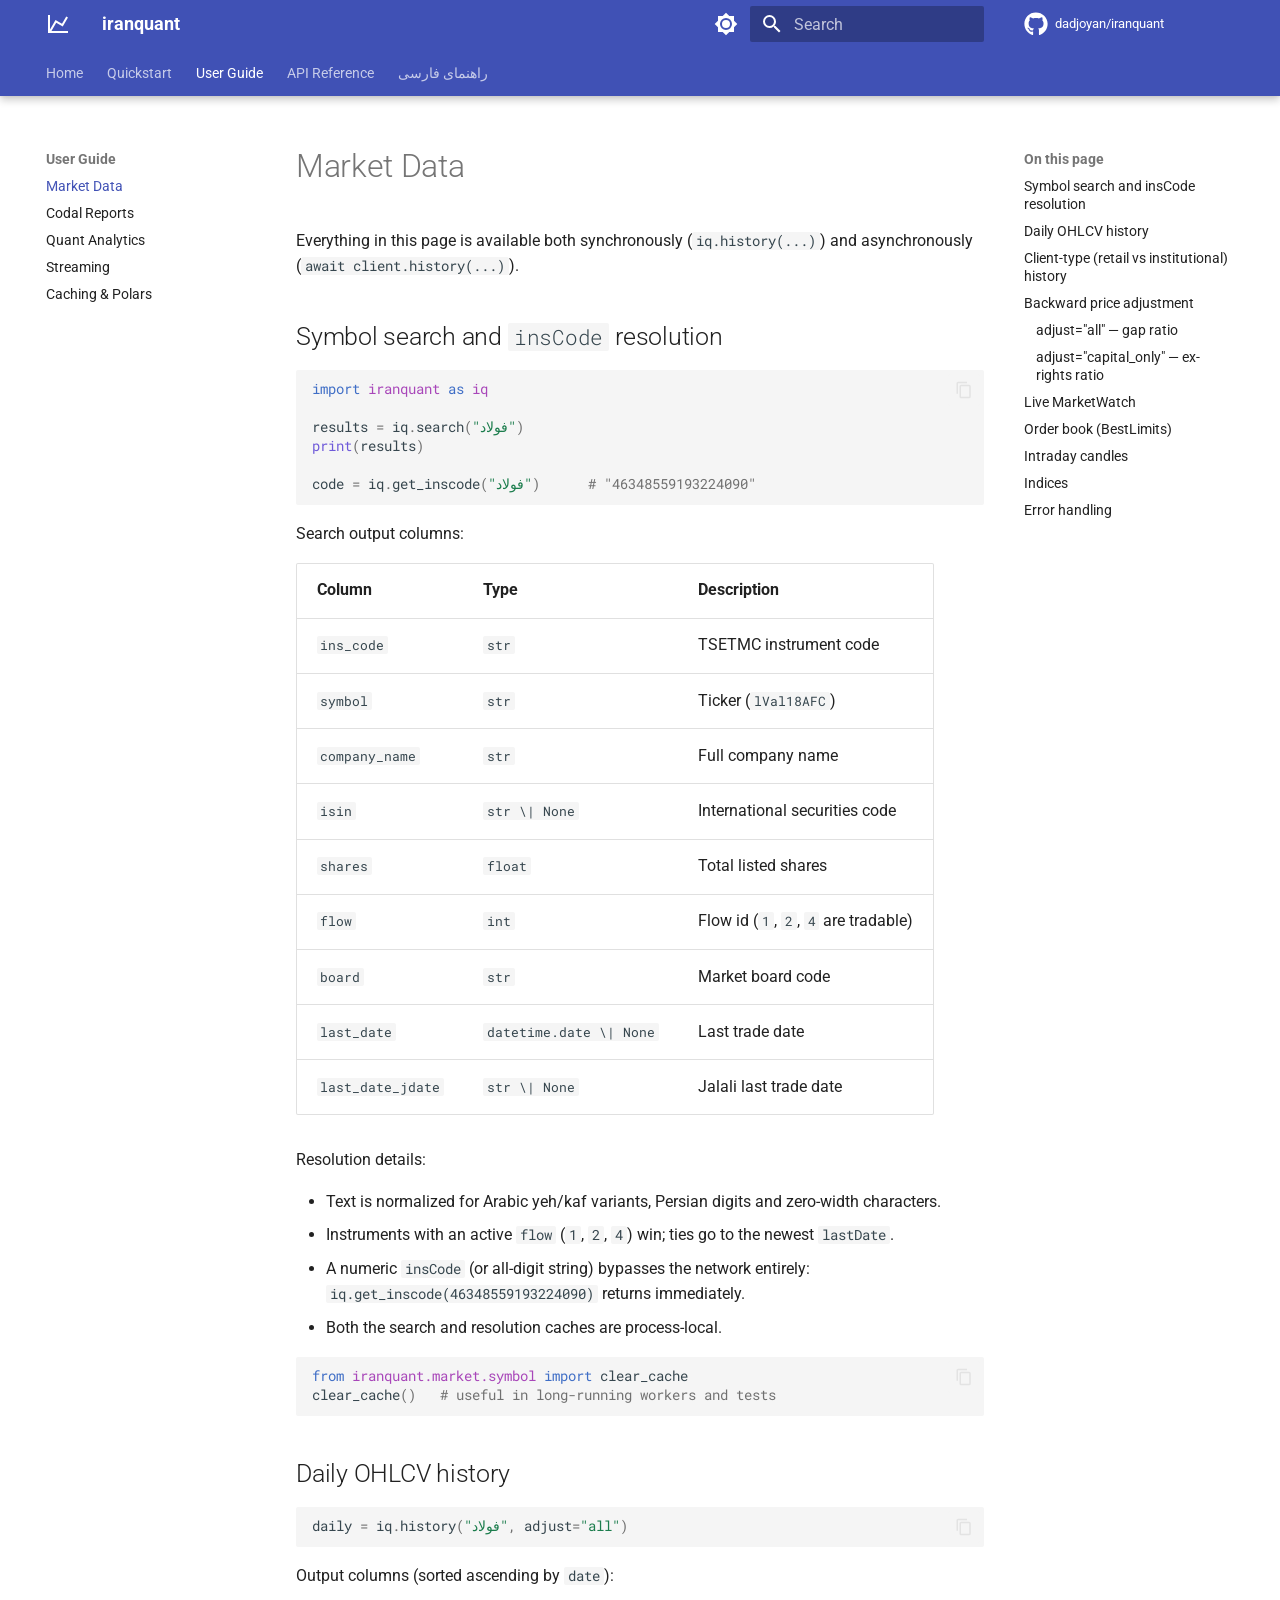
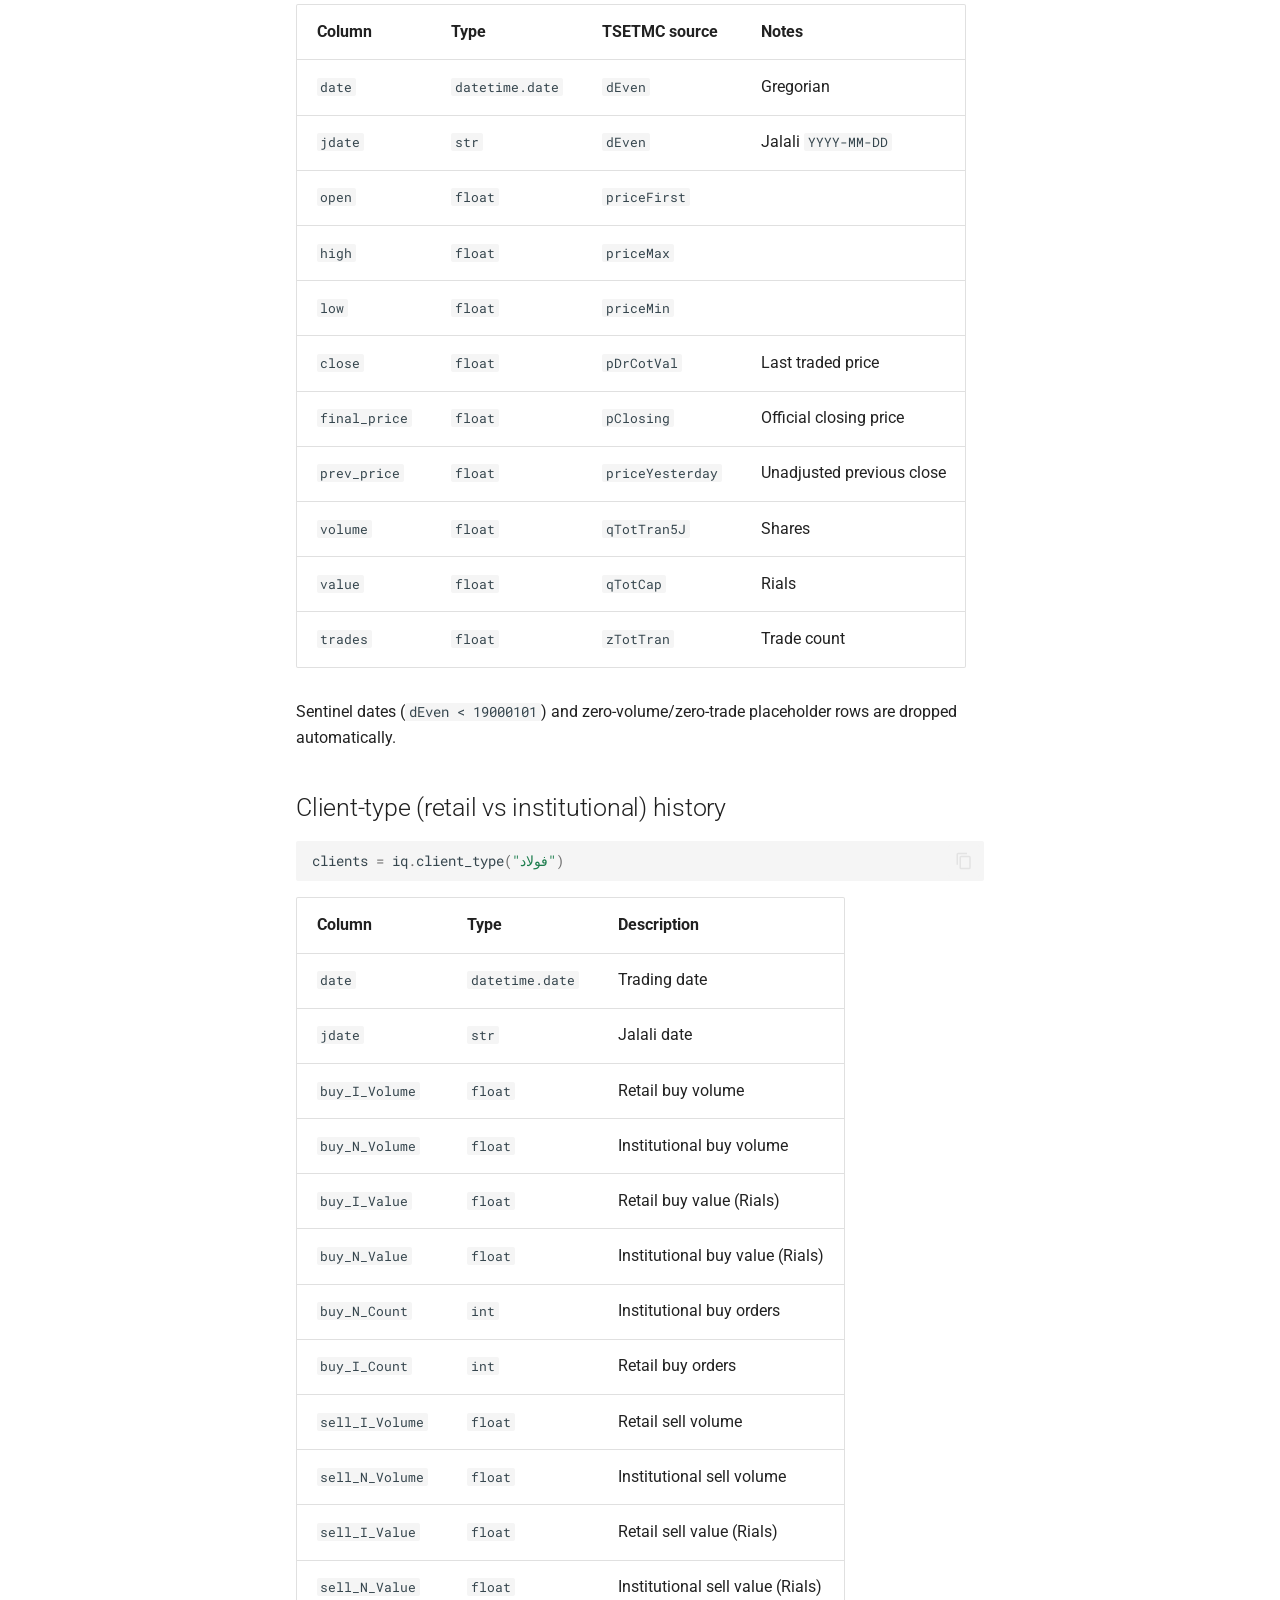
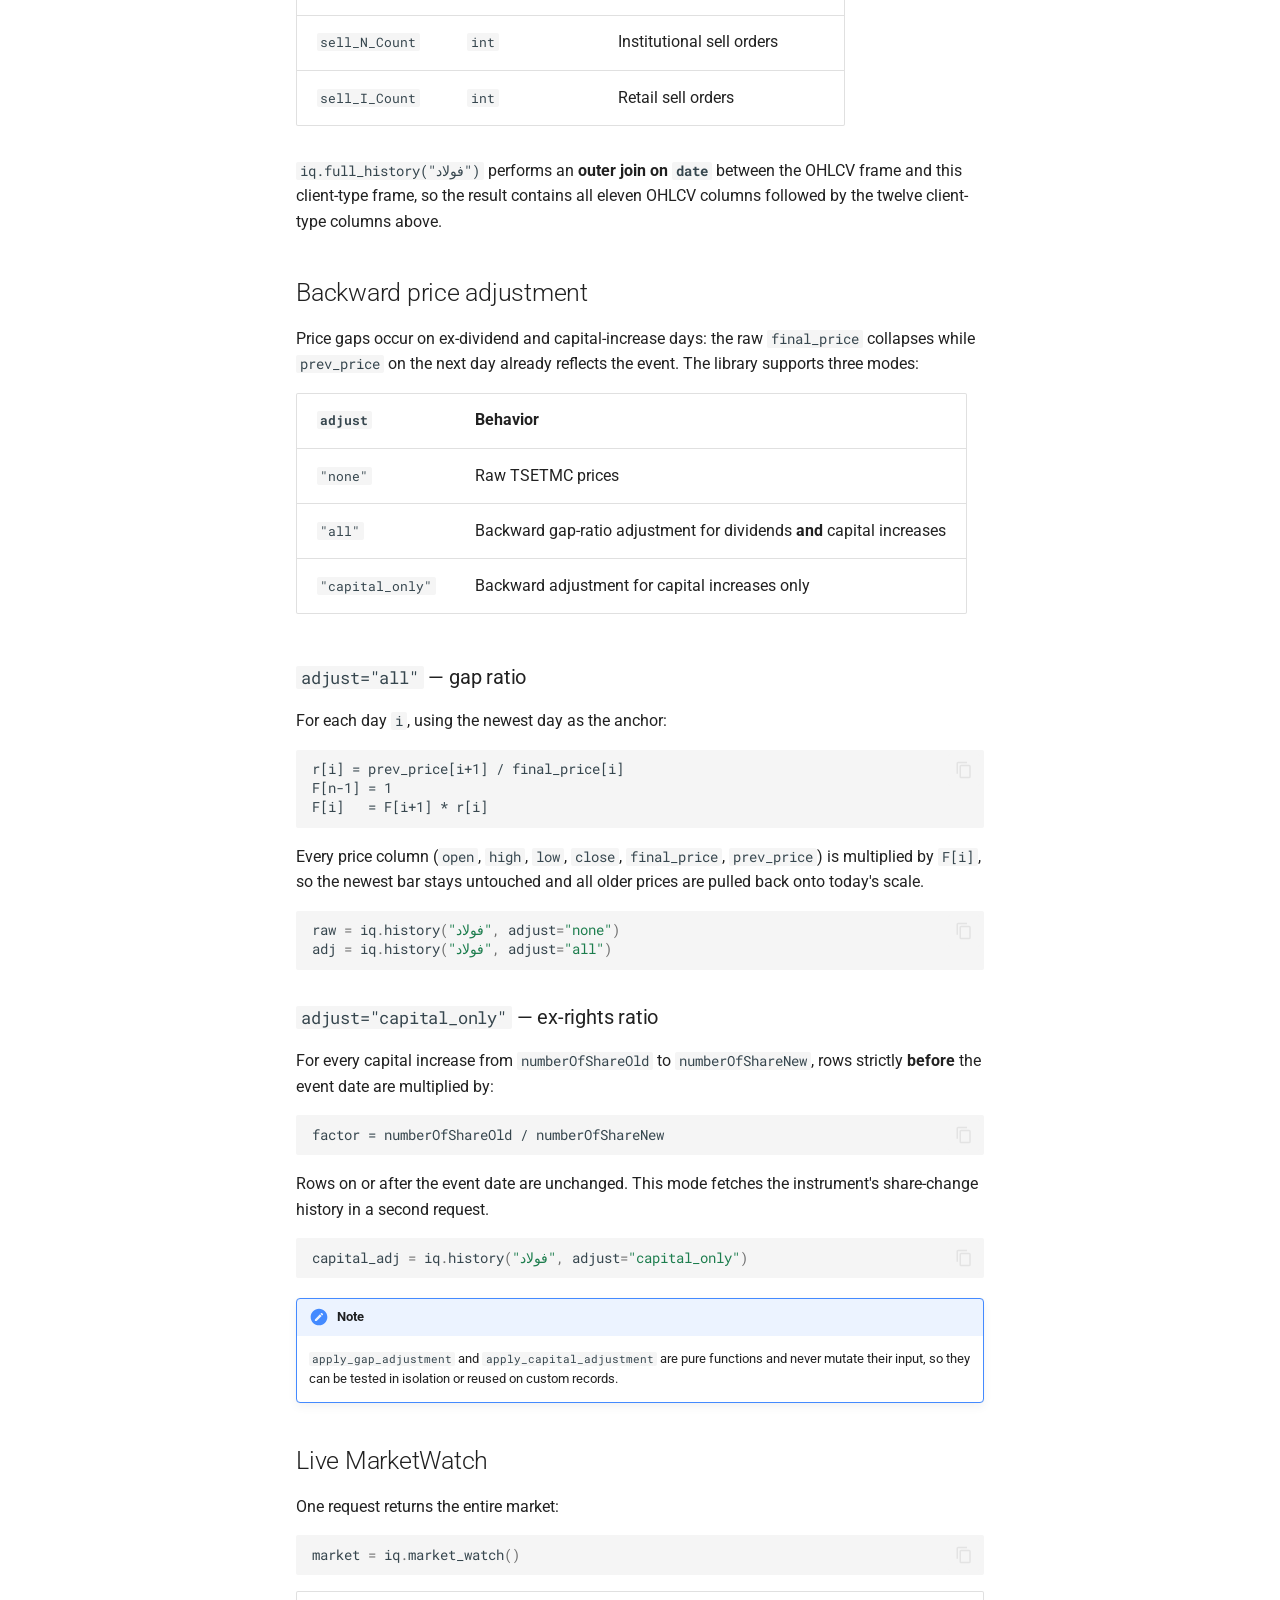
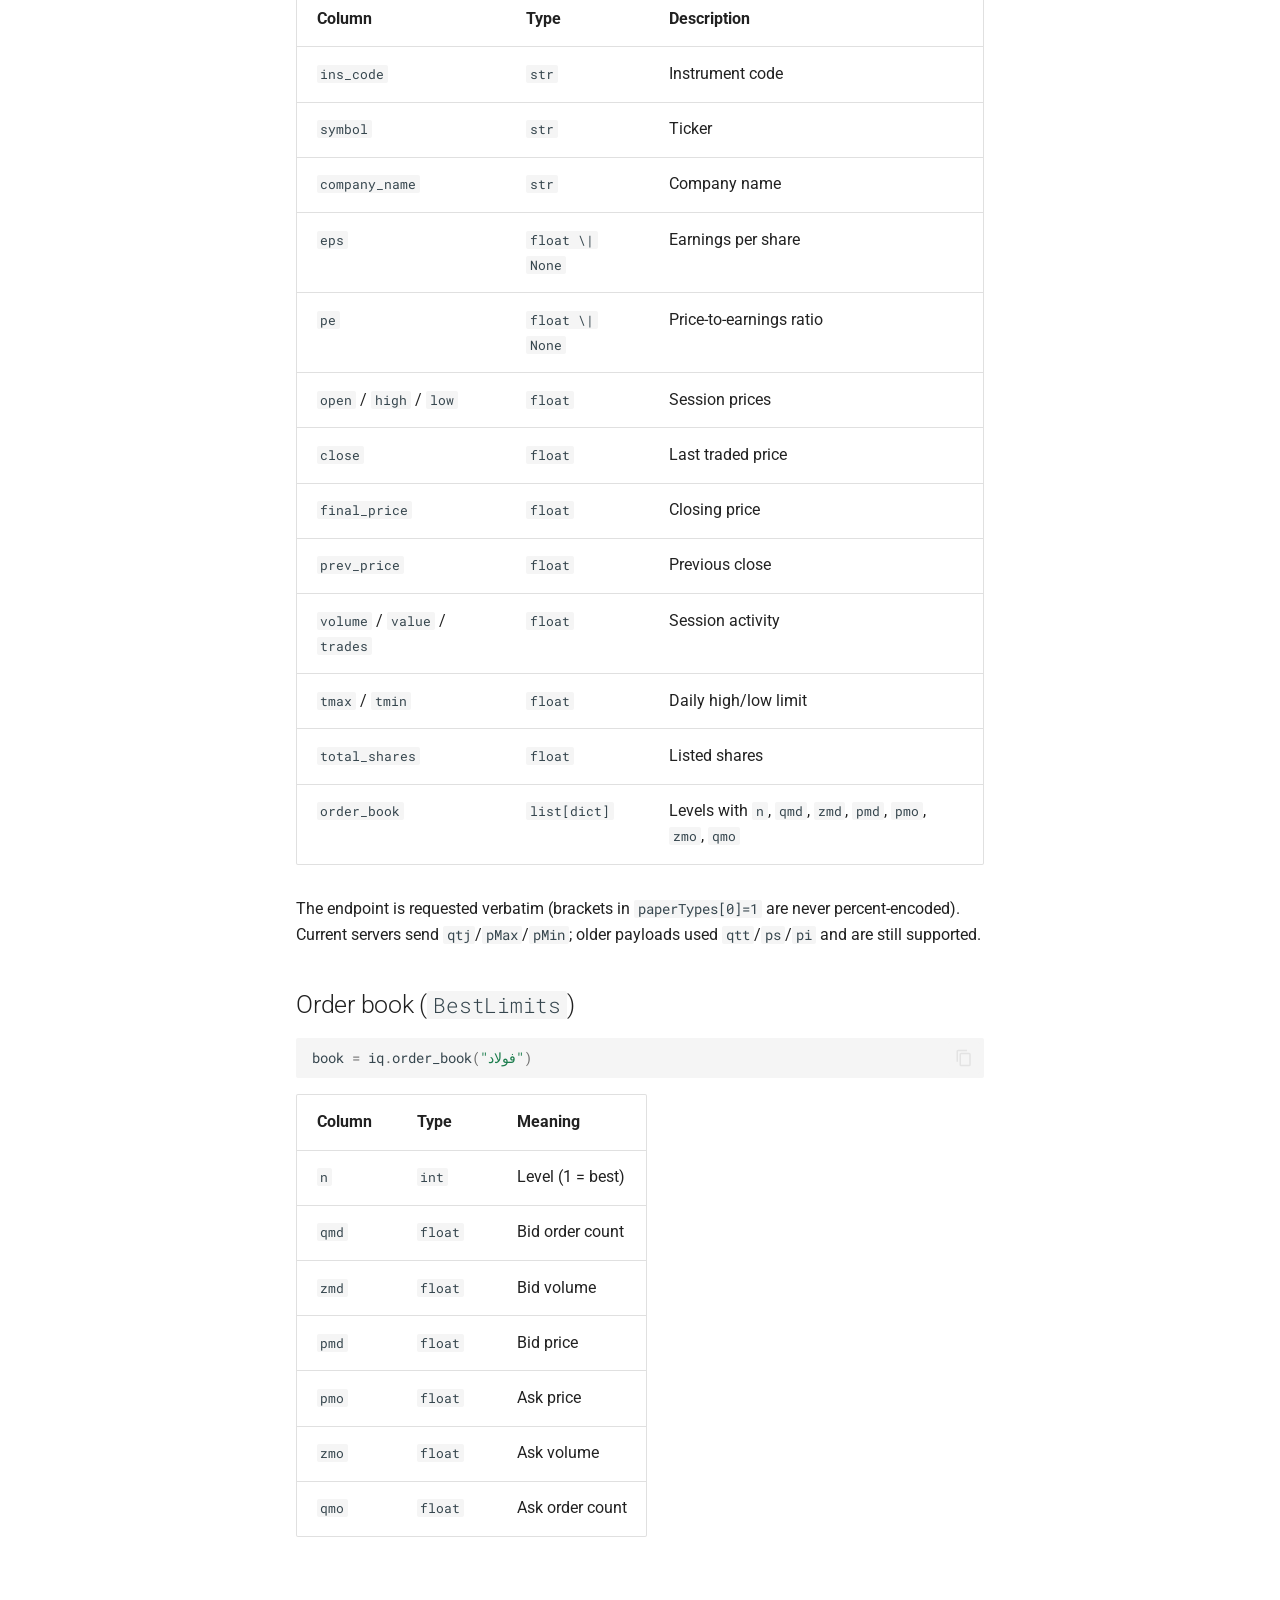
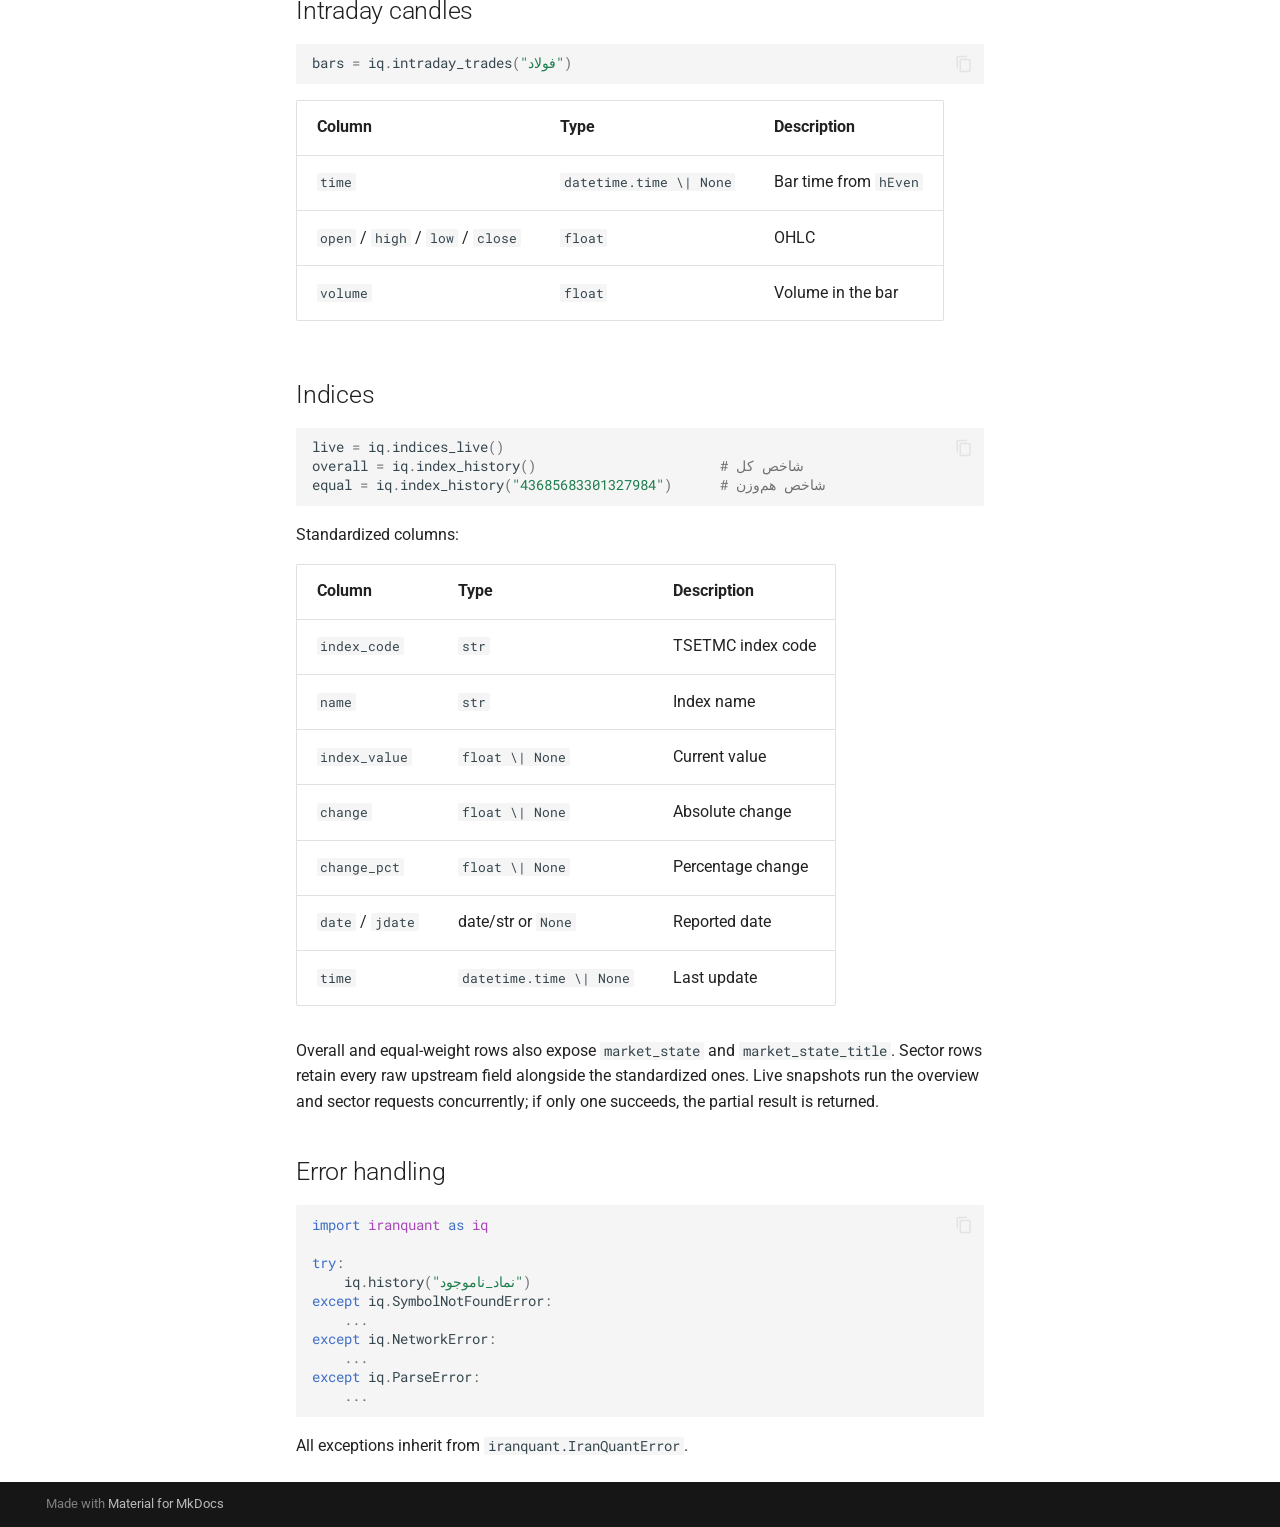
<file: guide/market/index.html>
<!doctype html>
<html lang="en" class="no-js">
  <head>
    
      <meta charset="utf-8">
      <meta name="viewport" content="width=device-width,initial-scale=1">
      
        <meta name="description" content="Async-first TSETMC and Codal market-data client for the Iranian capital market">
      
      
        <meta name="author" content="Saeed Dadjoyan Aghdami">
      
      
        <link rel="canonical" href="https://dadjoyan.github.io/iranquant/guide/market/">
      
      
        <link rel="prev" href="../../quickstart/">
      
      
        <link rel="next" href="../codal/">
      
      
        
      
      
      <link rel="icon" href="../../assets/images/favicon.png">
      <meta name="generator" content="mkdocs-1.6.1, mkdocs-material-9.8.0">
    
    
      
        <title>Market Data - iranquant</title>
      
    
    
      <link rel="stylesheet" href="../../assets/stylesheets/main.57a0d79d.min.css">
      
        
        <link rel="stylesheet" href="../../assets/stylesheets/palette.fb2fffe2.min.css">
      
      


    
    
      
    
    
      
        
        
        <link rel="preconnect" href="https://fonts.gstatic.com" crossorigin>
        <link rel="stylesheet" href="https://fonts.googleapis.com/css?family=Roboto:300,300i,400,400i,700,700i%7CRoboto+Mono:400,400i,700,700i&display=fallback">
        <style>:root{--md-text-font:"Roboto";--md-code-font:"Roboto Mono"}</style>
      
    
    
      <link rel="stylesheet" href="../../assets/_mkdocstrings.css">
    
      <link rel="stylesheet" href="../../stylesheets/extra.css">
    
    <script>__md_scope=new URL("../..",location),__md_hash=e=>[...e].reduce(((e,_)=>(e<<5)-e+_.charCodeAt(0)),0),__md_get=(e,_=localStorage,t=__md_scope)=>JSON.parse(_.getItem(t.pathname+"."+e)),__md_set=(e,_,t=localStorage,a=__md_scope)=>{try{t.setItem(a.pathname+"."+e,JSON.stringify(_))}catch(e){}}</script>
    
      

    
    
  </head>
  
  
    
    
      
    
    
    
    
    <body dir="ltr" data-md-color-scheme="default" data-md-color-primary="indigo" data-md-color-accent="indigo">
  
    
    <input class="md-toggle" data-md-toggle="drawer" type="checkbox" id="__drawer" autocomplete="off">
    <input class="md-toggle" data-md-toggle="search" type="checkbox" id="__search" autocomplete="off">
    <label class="md-overlay" for="__drawer"></label>
    <div data-md-component="skip">
      
        
        <a href="#market-data" class="md-skip">
          Skip to content
        </a>
      
    </div>
    <div data-md-component="announce">
      
    </div>
    
    
      

  

<header class="md-header md-header--shadow md-header--lifted" data-md-component="header">
  <nav class="md-header__inner md-grid" aria-label="Header">
    <a href="../.." title="iranquant" class="md-header__button md-logo" aria-label="iranquant" data-md-component="logo">
      
  
  <svg xmlns="http://www.w3.org/2000/svg" viewBox="0 0 24 24"><path d="m16 11.78 4.24-7.33 1.73 1-5.23 9.05-6.51-3.75L5.46 19H22v2H2V3h2v14.54L9.5 8z"/></svg>

    </a>
    <label class="md-header__button md-icon" for="__drawer">
      
      <svg xmlns="http://www.w3.org/2000/svg" viewBox="0 0 24 24"><path d="M3 6h18v2H3zm0 5h18v2H3zm0 5h18v2H3z"/></svg>
    </label>
    <div class="md-header__title" data-md-component="header-title">
      <div class="md-header__ellipsis">
        <div class="md-header__topic">
          <span class="md-ellipsis">
            iranquant
          </span>
        </div>
        <div class="md-header__topic" data-md-component="header-topic">
          <span class="md-ellipsis">
            
              Market Data
            
          </span>
        </div>
      </div>
    </div>
    
      
        <form class="md-header__option" data-md-component="palette">
  
    
    
    
    <input class="md-option" data-md-color-media="(prefers-color-scheme: light)" data-md-color-scheme="default" data-md-color-primary="indigo" data-md-color-accent="indigo"  aria-label="Switch to dark mode"  type="radio" name="__palette" id="__palette_0">
    
      <label class="md-header__button md-icon" title="Switch to dark mode" for="__palette_1" hidden>
        <svg xmlns="http://www.w3.org/2000/svg" viewBox="0 0 24 24"><path d="M12 8a4 4 0 0 0-4 4 4 4 0 0 0 4 4 4 4 0 0 0 4-4 4 4 0 0 0-4-4m0 10a6 6 0 0 1-6-6 6 6 0 0 1 6-6 6 6 0 0 1 6 6 6 6 0 0 1-6 6m8-9.31V4h-4.69L12 .69 8.69 4H4v4.69L.69 12 4 15.31V20h4.69L12 23.31 15.31 20H20v-4.69L23.31 12z"/></svg>
      </label>
    
  
    
    
    
    <input class="md-option" data-md-color-media="(prefers-color-scheme: dark)" data-md-color-scheme="slate" data-md-color-primary="indigo" data-md-color-accent="indigo"  aria-label="Switch to light mode"  type="radio" name="__palette" id="__palette_1">
    
      <label class="md-header__button md-icon" title="Switch to light mode" for="__palette_0" hidden>
        <svg xmlns="http://www.w3.org/2000/svg" viewBox="0 0 24 24"><path d="M12 18c-.89 0-1.74-.2-2.5-.55C11.56 16.5 13 14.42 13 12s-1.44-4.5-3.5-5.45C10.26 6.2 11.11 6 12 6a6 6 0 0 1 6 6 6 6 0 0 1-6 6m8-9.31V4h-4.69L12 .69 8.69 4H4v4.69L.69 12 4 15.31V20h4.69L12 23.31 15.31 20H20v-4.69L23.31 12z"/></svg>
      </label>
    
  
</form>
      
    
    
      <script>var palette=__md_get("__palette");if(palette&&palette.color){if("(prefers-color-scheme)"===palette.color.media){var media=matchMedia("(prefers-color-scheme: light)"),input=document.querySelector(media.matches?"[data-md-color-media='(prefers-color-scheme: light)']":"[data-md-color-media='(prefers-color-scheme: dark)']");palette.color.media=input.getAttribute("data-md-color-media"),palette.color.scheme=input.getAttribute("data-md-color-scheme"),palette.color.primary=input.getAttribute("data-md-color-primary"),palette.color.accent=input.getAttribute("data-md-color-accent")}for(var[key,value]of Object.entries(palette.color))document.body.setAttribute("data-md-color-"+key,value)}</script>
    
    
    
      
      
        <label class="md-header__button md-icon" for="__search">
          
          <svg xmlns="http://www.w3.org/2000/svg" viewBox="0 0 24 24"><path d="M9.5 3A6.5 6.5 0 0 1 16 9.5c0 1.61-.59 3.09-1.56 4.23l.27.27h.79l5 5-1.5 1.5-5-5v-.79l-.27-.27A6.52 6.52 0 0 1 9.5 16 6.5 6.5 0 0 1 3 9.5 6.5 6.5 0 0 1 9.5 3m0 2C7 5 5 7 5 9.5S7 14 9.5 14 14 12 14 9.5 12 5 9.5 5"/></svg>
        </label>
        <div class="md-search" data-md-component="search" role="dialog">
  <label class="md-search__overlay" for="__search"></label>
  <div class="md-search__inner" role="search">
    <form class="md-search__form" name="search">
      <input type="text" class="md-search__input" name="query" aria-label="Search" placeholder="Search" autocapitalize="off" autocorrect="off" autocomplete="off" spellcheck="false" data-md-component="search-query" required>
      <label class="md-search__icon md-icon" for="__search">
        
        <svg xmlns="http://www.w3.org/2000/svg" viewBox="0 0 24 24"><path d="M9.5 3A6.5 6.5 0 0 1 16 9.5c0 1.61-.59 3.09-1.56 4.23l.27.27h.79l5 5-1.5 1.5-5-5v-.79l-.27-.27A6.52 6.52 0 0 1 9.5 16 6.5 6.5 0 0 1 3 9.5 6.5 6.5 0 0 1 9.5 3m0 2C7 5 5 7 5 9.5S7 14 9.5 14 14 12 14 9.5 12 5 9.5 5"/></svg>
        
        <svg xmlns="http://www.w3.org/2000/svg" viewBox="0 0 24 24"><path d="M20 11v2H8l5.5 5.5-1.42 1.42L4.16 12l7.92-7.92L13.5 5.5 8 11z"/></svg>
      </label>
      <nav class="md-search__options" aria-label="Search">
        
          <a href="javascript:void(0)" class="md-search__icon md-icon" title="Share" aria-label="Share" data-clipboard data-clipboard-text="" data-md-component="search-share" tabindex="-1">
            
            <svg xmlns="http://www.w3.org/2000/svg" viewBox="0 0 24 24"><path d="M18 16.08c-.76 0-1.44.3-1.96.77L8.91 12.7c.05-.23.09-.46.09-.7s-.04-.47-.09-.7l7.05-4.11c.54.5 1.25.81 2.04.81a3 3 0 0 0 3-3 3 3 0 0 0-3-3 3 3 0 0 0-3 3c0 .24.04.47.09.7L8.04 9.81C7.5 9.31 6.79 9 6 9a3 3 0 0 0-3 3 3 3 0 0 0 3 3c.79 0 1.5-.31 2.04-.81l7.12 4.15c-.05.21-.08.43-.08.66 0 1.61 1.31 2.91 2.92 2.91s2.92-1.3 2.92-2.91A2.92 2.92 0 0 0 18 16.08"/></svg>
          </a>
        
        <button type="reset" class="md-search__icon md-icon" title="Clear" aria-label="Clear" tabindex="-1">
          
          <svg xmlns="http://www.w3.org/2000/svg" viewBox="0 0 24 24"><path d="M19 6.41 17.59 5 12 10.59 6.41 5 5 6.41 10.59 12 5 17.59 6.41 19 12 13.41 17.59 19 19 17.59 13.41 12z"/></svg>
        </button>
      </nav>
      
        <div class="md-search__suggest" data-md-component="search-suggest"></div>
      
    </form>
    <div class="md-search__output">
      <div class="md-search__scrollwrap" tabindex="0" data-md-scrollfix>
        <div class="md-search-result" data-md-component="search-result">
          <div class="md-search-result__meta">
            Initializing search
          </div>
          <ol class="md-search-result__list" role="presentation"></ol>
        </div>
      </div>
    </div>
  </div>
</div>
      
    
    
      <div class="md-header__source">
        <a href="https://github.com/dadjoyan/iranquant" title="Go to repository" class="md-source" data-md-component="source">
  <div class="md-source__icon md-icon">
    
    <svg xmlns="http://www.w3.org/2000/svg" viewBox="0 0 512 512"><!--! Font Awesome Free 7.1.0 by @fontawesome - https://fontawesome.com License - https://fontawesome.com/license/free (Icons: CC BY 4.0, Fonts: SIL OFL 1.1, Code: MIT License) Copyright 2025 Fonticons, Inc.--><path d="M173.9 397.4c0 2-2.3 3.6-5.2 3.6-3.3.3-5.6-1.3-5.6-3.6 0-2 2.3-3.6 5.2-3.6 3-.3 5.6 1.3 5.6 3.6m-31.1-4.5c-.7 2 1.3 4.3 4.3 4.9 2.6 1 5.6 0 6.2-2s-1.3-4.3-4.3-5.2c-2.6-.7-5.5.3-6.2 2.3m44.2-1.7c-2.9.7-4.9 2.6-4.6 4.9.3 2 2.9 3.3 5.9 2.6 2.9-.7 4.9-2.6 4.6-4.6-.3-1.9-3-3.2-5.9-2.9M252.8 8C114.1 8 8 113.3 8 252c0 110.9 69.8 205.8 169.5 239.2 12.8 2.3 17.3-5.6 17.3-12.1 0-6.2-.3-40.4-.3-61.4 0 0-70 15-84.7-29.8 0 0-11.4-29.1-27.8-36.6 0 0-22.9-15.7 1.6-15.4 0 0 24.9 2 38.6 25.8 21.9 38.6 58.6 27.5 72.9 20.9 2.3-16 8.8-27.1 16-33.7-55.9-6.2-112.3-14.3-112.3-110.5 0-27.5 7.6-41.3 23.6-58.9-2.6-6.5-11.1-33.3 2.6-67.9 20.9-6.5 69 27 69 27 20-5.6 41.5-8.5 62.8-8.5s42.8 2.9 62.8 8.5c0 0 48.1-33.6 69-27 13.7 34.7 5.2 61.4 2.6 67.9 16 17.7 25.8 31.5 25.8 58.9 0 96.5-58.9 104.2-114.8 110.5 9.2 7.9 17 22.9 17 46.4 0 33.7-.3 75.4-.3 83.6 0 6.5 4.6 14.4 17.3 12.1C436.2 457.8 504 362.9 504 252 504 113.3 391.5 8 252.8 8M105.2 352.9c-1.3 1-1 3.3.7 5.2 1.6 1.6 3.9 2.3 5.2 1 1.3-1 1-3.3-.7-5.2-1.6-1.6-3.9-2.3-5.2-1m-10.8-8.1c-.7 1.3.3 2.9 2.3 3.9 1.6 1 3.6.7 4.3-.7.7-1.3-.3-2.9-2.3-3.9-2-.6-3.6-.3-4.3.7m32.4 35.6c-1.6 1.3-1 4.3 1.3 6.2 2.3 2.3 5.2 2.6 6.5 1 1.3-1.3.7-4.3-1.3-6.2-2.2-2.3-5.2-2.6-6.5-1m-11.4-14.7c-1.6 1-1.6 3.6 0 5.9s4.3 3.3 5.6 2.3c1.6-1.3 1.6-3.9 0-6.2-1.4-2.3-4-3.3-5.6-2"/></svg>
  </div>
  <div class="md-source__repository">
    dadjoyan/iranquant
  </div>
</a>
      </div>
    
  </nav>
  
    
      
<nav class="md-tabs" aria-label="Tabs" data-md-component="tabs">
  <div class="md-grid">
    <ul class="md-tabs__list">
      
        
  
  
  
  
    <li class="md-tabs__item">
      <a href="../.." class="md-tabs__link">
        
  
  
    
  
  Home

      </a>
    </li>
  

      
        
  
  
  
  
    <li class="md-tabs__item">
      <a href="../../quickstart/" class="md-tabs__link">
        
  
  
    
  
  Quickstart

      </a>
    </li>
  

      
        
  
  
  
    
  
  
    
    
      <li class="md-tabs__item md-tabs__item--active">
        <a href="./" class="md-tabs__link">
          
  
  
    
  
  User Guide

        </a>
      </li>
    
  

      
        
  
  
  
  
    
    
      <li class="md-tabs__item">
        <a href="../../reference/top-level/" class="md-tabs__link">
          
  
  
    
  
  API Reference

        </a>
      </li>
    
  

      
        
  
  
  
  
    <li class="md-tabs__item">
      <a href="../../fa/" class="md-tabs__link">
        
  
  
    
  
  راهنمای فارسی

      </a>
    </li>
  

      
    </ul>
  </div>
</nav>
    
  
</header>
    
    <div class="md-container" data-md-component="container">
      
      
        
      
      <main class="md-main" data-md-component="main">
        <div class="md-main__inner md-grid">
          
            
              
              <div class="md-sidebar md-sidebar--primary" data-md-component="sidebar" data-md-type="navigation" >
                <div class="md-sidebar__scrollwrap">
                  <div class="md-sidebar__inner">
                    


  


<nav class="md-nav md-nav--primary md-nav--lifted" aria-label="Navigation" data-md-level="0">
  <label class="md-nav__title" for="__drawer">
    <a href="../.." title="iranquant" class="md-nav__button md-logo" aria-label="iranquant" data-md-component="logo">
      
  
  <svg xmlns="http://www.w3.org/2000/svg" viewBox="0 0 24 24"><path d="m16 11.78 4.24-7.33 1.73 1-5.23 9.05-6.51-3.75L5.46 19H22v2H2V3h2v14.54L9.5 8z"/></svg>

    </a>
    iranquant
  </label>
  
    <div class="md-nav__source">
      <a href="https://github.com/dadjoyan/iranquant" title="Go to repository" class="md-source" data-md-component="source">
  <div class="md-source__icon md-icon">
    
    <svg xmlns="http://www.w3.org/2000/svg" viewBox="0 0 512 512"><!--! Font Awesome Free 7.1.0 by @fontawesome - https://fontawesome.com License - https://fontawesome.com/license/free (Icons: CC BY 4.0, Fonts: SIL OFL 1.1, Code: MIT License) Copyright 2025 Fonticons, Inc.--><path d="M173.9 397.4c0 2-2.3 3.6-5.2 3.6-3.3.3-5.6-1.3-5.6-3.6 0-2 2.3-3.6 5.2-3.6 3-.3 5.6 1.3 5.6 3.6m-31.1-4.5c-.7 2 1.3 4.3 4.3 4.9 2.6 1 5.6 0 6.2-2s-1.3-4.3-4.3-5.2c-2.6-.7-5.5.3-6.2 2.3m44.2-1.7c-2.9.7-4.9 2.6-4.6 4.9.3 2 2.9 3.3 5.9 2.6 2.9-.7 4.9-2.6 4.6-4.6-.3-1.9-3-3.2-5.9-2.9M252.8 8C114.1 8 8 113.3 8 252c0 110.9 69.8 205.8 169.5 239.2 12.8 2.3 17.3-5.6 17.3-12.1 0-6.2-.3-40.4-.3-61.4 0 0-70 15-84.7-29.8 0 0-11.4-29.1-27.8-36.6 0 0-22.9-15.7 1.6-15.4 0 0 24.9 2 38.6 25.8 21.9 38.6 58.6 27.5 72.9 20.9 2.3-16 8.8-27.1 16-33.7-55.9-6.2-112.3-14.3-112.3-110.5 0-27.5 7.6-41.3 23.6-58.9-2.6-6.5-11.1-33.3 2.6-67.9 20.9-6.5 69 27 69 27 20-5.6 41.5-8.5 62.8-8.5s42.8 2.9 62.8 8.5c0 0 48.1-33.6 69-27 13.7 34.7 5.2 61.4 2.6 67.9 16 17.7 25.8 31.5 25.8 58.9 0 96.5-58.9 104.2-114.8 110.5 9.2 7.9 17 22.9 17 46.4 0 33.7-.3 75.4-.3 83.6 0 6.5 4.6 14.4 17.3 12.1C436.2 457.8 504 362.9 504 252 504 113.3 391.5 8 252.8 8M105.2 352.9c-1.3 1-1 3.3.7 5.2 1.6 1.6 3.9 2.3 5.2 1 1.3-1 1-3.3-.7-5.2-1.6-1.6-3.9-2.3-5.2-1m-10.8-8.1c-.7 1.3.3 2.9 2.3 3.9 1.6 1 3.6.7 4.3-.7.7-1.3-.3-2.9-2.3-3.9-2-.6-3.6-.3-4.3.7m32.4 35.6c-1.6 1.3-1 4.3 1.3 6.2 2.3 2.3 5.2 2.6 6.5 1 1.3-1.3.7-4.3-1.3-6.2-2.2-2.3-5.2-2.6-6.5-1m-11.4-14.7c-1.6 1-1.6 3.6 0 5.9s4.3 3.3 5.6 2.3c1.6-1.3 1.6-3.9 0-6.2-1.4-2.3-4-3.3-5.6-2"/></svg>
  </div>
  <div class="md-source__repository">
    dadjoyan/iranquant
  </div>
</a>
    </div>
  
  <ul class="md-nav__list" data-md-scrollfix>
    
      
      
  
  
  
  
    <li class="md-nav__item">
      <a href="../.." class="md-nav__link">
        
  
  
  <span class="md-ellipsis">
    
  
    Home
  

    
  </span>
  
  

      </a>
    </li>
  

    
      
      
  
  
  
  
    <li class="md-nav__item">
      <a href="../../quickstart/" class="md-nav__link">
        
  
  
  <span class="md-ellipsis">
    
  
    Quickstart
  

    
  </span>
  
  

      </a>
    </li>
  

    
      
      
  
  
    
  
  
  
    
    
      
        
      
        
      
        
      
        
      
        
      
    
    
    
      
        
        
      
      
        
      
    
    
    <li class="md-nav__item md-nav__item--active md-nav__item--section md-nav__item--nested">
      
        
        
        <input class="md-nav__toggle md-toggle " type="checkbox" id="__nav_3" checked>
        
          
          <label class="md-nav__link" for="__nav_3" id="__nav_3_label" tabindex="">
            
  
  
  <span class="md-ellipsis">
    
  
    User Guide
  

    
  </span>
  
  

            <span class="md-nav__icon md-icon"></span>
          </label>
        
        <nav class="md-nav" data-md-level="1" aria-labelledby="__nav_3_label" aria-expanded="true">
          <label class="md-nav__title" for="__nav_3">
            <span class="md-nav__icon md-icon"></span>
            
  
    User Guide
  

          </label>
          <ul class="md-nav__list" data-md-scrollfix>
            
              
                
  
  
    
  
  
  
    <li class="md-nav__item md-nav__item--active">
      
      <input class="md-nav__toggle md-toggle" type="checkbox" id="__toc">
      
      
        
      
      
        <label class="md-nav__link md-nav__link--active" for="__toc">
          
  
  
  <span class="md-ellipsis">
    
  
    Market Data
  

    
  </span>
  
  

          <span class="md-nav__icon md-icon"></span>
        </label>
      
      <a href="./" class="md-nav__link md-nav__link--active">
        
  
  
  <span class="md-ellipsis">
    
  
    Market Data
  

    
  </span>
  
  

      </a>
      
        

  

<nav class="md-nav md-nav--secondary" aria-label="On this page">
  
  
  
    
  
  
    <label class="md-nav__title" for="__toc">
      <span class="md-nav__icon md-icon"></span>
      On this page
    </label>
    <ul class="md-nav__list" data-md-component="toc" data-md-scrollfix>
      
        <li class="md-nav__item">
  <a href="#symbol-search-and-inscode-resolution" class="md-nav__link">
    <span class="md-ellipsis">
      
        Symbol search and insCode resolution
      
    </span>
  </a>
  
</li>
      
        <li class="md-nav__item">
  <a href="#daily-ohlcv-history" class="md-nav__link">
    <span class="md-ellipsis">
      
        Daily OHLCV history
      
    </span>
  </a>
  
</li>
      
        <li class="md-nav__item">
  <a href="#client-type-retail-vs-institutional-history" class="md-nav__link">
    <span class="md-ellipsis">
      
        Client-type (retail vs institutional) history
      
    </span>
  </a>
  
</li>
      
        <li class="md-nav__item">
  <a href="#backward-price-adjustment" class="md-nav__link">
    <span class="md-ellipsis">
      
        Backward price adjustment
      
    </span>
  </a>
  
    <nav class="md-nav" aria-label="Backward price adjustment">
      <ul class="md-nav__list">
        
          <li class="md-nav__item">
  <a href="#adjustall-gap-ratio" class="md-nav__link">
    <span class="md-ellipsis">
      
        adjust="all" — gap ratio
      
    </span>
  </a>
  
</li>
        
          <li class="md-nav__item">
  <a href="#adjustcapital_only-ex-rights-ratio" class="md-nav__link">
    <span class="md-ellipsis">
      
        adjust="capital_only" — ex-rights ratio
      
    </span>
  </a>
  
</li>
        
      </ul>
    </nav>
  
</li>
      
        <li class="md-nav__item">
  <a href="#live-marketwatch" class="md-nav__link">
    <span class="md-ellipsis">
      
        Live MarketWatch
      
    </span>
  </a>
  
</li>
      
        <li class="md-nav__item">
  <a href="#order-book-bestlimits" class="md-nav__link">
    <span class="md-ellipsis">
      
        Order book (BestLimits)
      
    </span>
  </a>
  
</li>
      
        <li class="md-nav__item">
  <a href="#intraday-candles" class="md-nav__link">
    <span class="md-ellipsis">
      
        Intraday candles
      
    </span>
  </a>
  
</li>
      
        <li class="md-nav__item">
  <a href="#indices" class="md-nav__link">
    <span class="md-ellipsis">
      
        Indices
      
    </span>
  </a>
  
</li>
      
        <li class="md-nav__item">
  <a href="#error-handling" class="md-nav__link">
    <span class="md-ellipsis">
      
        Error handling
      
    </span>
  </a>
  
</li>
      
    </ul>
  
</nav>
      
    </li>
  

              
            
              
                
  
  
  
  
    <li class="md-nav__item">
      <a href="../codal/" class="md-nav__link">
        
  
  
  <span class="md-ellipsis">
    
  
    Codal Reports
  

    
  </span>
  
  

      </a>
    </li>
  

              
            
              
                
  
  
  
  
    <li class="md-nav__item">
      <a href="../quant/" class="md-nav__link">
        
  
  
  <span class="md-ellipsis">
    
  
    Quant Analytics
  

    
  </span>
  
  

      </a>
    </li>
  

              
            
              
                
  
  
  
  
    <li class="md-nav__item">
      <a href="../streaming/" class="md-nav__link">
        
  
  
  <span class="md-ellipsis">
    
  
    Streaming
  

    
  </span>
  
  

      </a>
    </li>
  

              
            
              
                
  
  
  
  
    <li class="md-nav__item">
      <a href="../caching-and-polars/" class="md-nav__link">
        
  
  
  <span class="md-ellipsis">
    
  
    Caching & Polars
  

    
  </span>
  
  

      </a>
    </li>
  

              
            
          </ul>
        </nav>
      
    </li>
  

    
      
      
  
  
  
  
    
    
      
        
      
        
      
        
      
        
      
        
      
    
    
    
      
      
        
      
    
    
    <li class="md-nav__item md-nav__item--nested">
      
        
        
        <input class="md-nav__toggle md-toggle " type="checkbox" id="__nav_4" >
        
          
          <label class="md-nav__link" for="__nav_4" id="__nav_4_label" tabindex="0">
            
  
  
  <span class="md-ellipsis">
    
  
    API Reference
  

    
  </span>
  
  

            <span class="md-nav__icon md-icon"></span>
          </label>
        
        <nav class="md-nav" data-md-level="1" aria-labelledby="__nav_4_label" aria-expanded="false">
          <label class="md-nav__title" for="__nav_4">
            <span class="md-nav__icon md-icon"></span>
            
  
    API Reference
  

          </label>
          <ul class="md-nav__list" data-md-scrollfix>
            
              
                
  
  
  
  
    <li class="md-nav__item">
      <a href="../../reference/top-level/" class="md-nav__link">
        
  
  
  <span class="md-ellipsis">
    
  
    Top-level
  

    
  </span>
  
  

      </a>
    </li>
  

              
            
              
                
  
  
  
  
    <li class="md-nav__item">
      <a href="../../reference/market/" class="md-nav__link">
        
  
  
  <span class="md-ellipsis">
    
  
    Market
  

    
  </span>
  
  

      </a>
    </li>
  

              
            
              
                
  
  
  
  
    <li class="md-nav__item">
      <a href="../../reference/codal/" class="md-nav__link">
        
  
  
  <span class="md-ellipsis">
    
  
    Codal
  

    
  </span>
  
  

      </a>
    </li>
  

              
            
              
                
  
  
  
  
    <li class="md-nav__item">
      <a href="../../reference/quant/" class="md-nav__link">
        
  
  
  <span class="md-ellipsis">
    
  
    Quant
  

    
  </span>
  
  

      </a>
    </li>
  

              
            
              
                
  
  
  
  
    <li class="md-nav__item">
      <a href="../../reference/stream/" class="md-nav__link">
        
  
  
  <span class="md-ellipsis">
    
  
    Stream
  

    
  </span>
  
  

      </a>
    </li>
  

              
            
          </ul>
        </nav>
      
    </li>
  

    
      
      
  
  
  
  
    <li class="md-nav__item">
      <a href="../../fa/" class="md-nav__link">
        
  
  
  <span class="md-ellipsis">
    
  
    راهنمای فارسی
  

    
  </span>
  
  

      </a>
    </li>
  

    
  </ul>
</nav>
                  </div>
                </div>
              </div>
            
            
              
              <div class="md-sidebar md-sidebar--secondary" data-md-component="sidebar" data-md-type="toc" >
                <div class="md-sidebar__scrollwrap">
                  <div class="md-sidebar__inner">
                    

  

<nav class="md-nav md-nav--secondary" aria-label="On this page">
  
  
  
    
  
  
    <label class="md-nav__title" for="__toc">
      <span class="md-nav__icon md-icon"></span>
      On this page
    </label>
    <ul class="md-nav__list" data-md-component="toc" data-md-scrollfix>
      
        <li class="md-nav__item">
  <a href="#symbol-search-and-inscode-resolution" class="md-nav__link">
    <span class="md-ellipsis">
      
        Symbol search and insCode resolution
      
    </span>
  </a>
  
</li>
      
        <li class="md-nav__item">
  <a href="#daily-ohlcv-history" class="md-nav__link">
    <span class="md-ellipsis">
      
        Daily OHLCV history
      
    </span>
  </a>
  
</li>
      
        <li class="md-nav__item">
  <a href="#client-type-retail-vs-institutional-history" class="md-nav__link">
    <span class="md-ellipsis">
      
        Client-type (retail vs institutional) history
      
    </span>
  </a>
  
</li>
      
        <li class="md-nav__item">
  <a href="#backward-price-adjustment" class="md-nav__link">
    <span class="md-ellipsis">
      
        Backward price adjustment
      
    </span>
  </a>
  
    <nav class="md-nav" aria-label="Backward price adjustment">
      <ul class="md-nav__list">
        
          <li class="md-nav__item">
  <a href="#adjustall-gap-ratio" class="md-nav__link">
    <span class="md-ellipsis">
      
        adjust="all" — gap ratio
      
    </span>
  </a>
  
</li>
        
          <li class="md-nav__item">
  <a href="#adjustcapital_only-ex-rights-ratio" class="md-nav__link">
    <span class="md-ellipsis">
      
        adjust="capital_only" — ex-rights ratio
      
    </span>
  </a>
  
</li>
        
      </ul>
    </nav>
  
</li>
      
        <li class="md-nav__item">
  <a href="#live-marketwatch" class="md-nav__link">
    <span class="md-ellipsis">
      
        Live MarketWatch
      
    </span>
  </a>
  
</li>
      
        <li class="md-nav__item">
  <a href="#order-book-bestlimits" class="md-nav__link">
    <span class="md-ellipsis">
      
        Order book (BestLimits)
      
    </span>
  </a>
  
</li>
      
        <li class="md-nav__item">
  <a href="#intraday-candles" class="md-nav__link">
    <span class="md-ellipsis">
      
        Intraday candles
      
    </span>
  </a>
  
</li>
      
        <li class="md-nav__item">
  <a href="#indices" class="md-nav__link">
    <span class="md-ellipsis">
      
        Indices
      
    </span>
  </a>
  
</li>
      
        <li class="md-nav__item">
  <a href="#error-handling" class="md-nav__link">
    <span class="md-ellipsis">
      
        Error handling
      
    </span>
  </a>
  
</li>
      
    </ul>
  
</nav>
                  </div>
                </div>
              </div>
            
          
          
            <div class="md-content" data-md-component="content">
              
              <article class="md-content__inner md-typeset">
                
                  


  
  


<h1 id="market-data">Market Data<a class="headerlink" href="#market-data" title="Permanent link">&para;</a></h1>
<p>Everything in this page is available both synchronously (<code>iq.history(...)</code>) and
asynchronously (<code>await client.history(...)</code>).</p>
<h2 id="symbol-search-and-inscode-resolution">Symbol search and <code>insCode</code> resolution<a class="headerlink" href="#symbol-search-and-inscode-resolution" title="Permanent link">&para;</a></h2>
<div class="language-python highlight"><pre><span></span><code><span id="__span-0-1"><a id="__codelineno-0-1" name="__codelineno-0-1" href="#__codelineno-0-1"></a><span class="kn">import</span><span class="w"> </span><span class="nn">iranquant</span><span class="w"> </span><span class="k">as</span><span class="w"> </span><span class="nn">iq</span>
</span><span id="__span-0-2"><a id="__codelineno-0-2" name="__codelineno-0-2" href="#__codelineno-0-2"></a>
</span><span id="__span-0-3"><a id="__codelineno-0-3" name="__codelineno-0-3" href="#__codelineno-0-3"></a><span class="n">results</span> <span class="o">=</span> <span class="n">iq</span><span class="o">.</span><span class="n">search</span><span class="p">(</span><span class="s2">"فولاد"</span><span class="p">)</span>
</span><span id="__span-0-4"><a id="__codelineno-0-4" name="__codelineno-0-4" href="#__codelineno-0-4"></a><span class="nb">print</span><span class="p">(</span><span class="n">results</span><span class="p">)</span>
</span><span id="__span-0-5"><a id="__codelineno-0-5" name="__codelineno-0-5" href="#__codelineno-0-5"></a>
</span><span id="__span-0-6"><a id="__codelineno-0-6" name="__codelineno-0-6" href="#__codelineno-0-6"></a><span class="n">code</span> <span class="o">=</span> <span class="n">iq</span><span class="o">.</span><span class="n">get_inscode</span><span class="p">(</span><span class="s2">"فولاد"</span><span class="p">)</span>      <span class="c1"># "46348559193224090"</span>
</span></code></pre></div>
<p>Search output columns:</p>
<table>
<thead>
<tr>
<th>Column</th>
<th>Type</th>
<th>Description</th>
</tr>
</thead>
<tbody>
<tr>
<td><code>ins_code</code></td>
<td><code>str</code></td>
<td>TSETMC instrument code</td>
</tr>
<tr>
<td><code>symbol</code></td>
<td><code>str</code></td>
<td>Ticker (<code>lVal18AFC</code>)</td>
</tr>
<tr>
<td><code>company_name</code></td>
<td><code>str</code></td>
<td>Full company name</td>
</tr>
<tr>
<td><code>isin</code></td>
<td><code>str \| None</code></td>
<td>International securities code</td>
</tr>
<tr>
<td><code>shares</code></td>
<td><code>float</code></td>
<td>Total listed shares</td>
</tr>
<tr>
<td><code>flow</code></td>
<td><code>int</code></td>
<td>Flow id (<code>1</code>, <code>2</code>, <code>4</code> are tradable)</td>
</tr>
<tr>
<td><code>board</code></td>
<td><code>str</code></td>
<td>Market board code</td>
</tr>
<tr>
<td><code>last_date</code></td>
<td><code>datetime.date \| None</code></td>
<td>Last trade date</td>
</tr>
<tr>
<td><code>last_date_jdate</code></td>
<td><code>str \| None</code></td>
<td>Jalali last trade date</td>
</tr>
</tbody>
</table>
<p>Resolution details:</p>
<ul>
<li>Text is normalized for Arabic yeh/kaf variants, Persian digits and
  zero-width characters.</li>
<li>Instruments with an active <code>flow</code> (<code>1</code>, <code>2</code>, <code>4</code>) win; ties go to the newest
  <code>lastDate</code>.</li>
<li>A numeric <code>insCode</code> (or all-digit string) bypasses the network entirely:
  <code>iq.get_inscode(46348559193224090)</code> returns immediately.</li>
<li>Both the search and resolution caches are process-local.</li>
</ul>
<div class="language-python highlight"><pre><span></span><code><span id="__span-1-1"><a id="__codelineno-1-1" name="__codelineno-1-1" href="#__codelineno-1-1"></a><span class="kn">from</span><span class="w"> </span><span class="nn">iranquant.market.symbol</span><span class="w"> </span><span class="kn">import</span> <span class="n">clear_cache</span>
</span><span id="__span-1-2"><a id="__codelineno-1-2" name="__codelineno-1-2" href="#__codelineno-1-2"></a><span class="n">clear_cache</span><span class="p">()</span>   <span class="c1"># useful in long-running workers and tests</span>
</span></code></pre></div>
<h2 id="daily-ohlcv-history">Daily OHLCV history<a class="headerlink" href="#daily-ohlcv-history" title="Permanent link">&para;</a></h2>
<div class="language-python highlight"><pre><span></span><code><span id="__span-2-1"><a id="__codelineno-2-1" name="__codelineno-2-1" href="#__codelineno-2-1"></a><span class="n">daily</span> <span class="o">=</span> <span class="n">iq</span><span class="o">.</span><span class="n">history</span><span class="p">(</span><span class="s2">"فولاد"</span><span class="p">,</span> <span class="n">adjust</span><span class="o">=</span><span class="s2">"all"</span><span class="p">)</span>
</span></code></pre></div>
<p>Output columns (sorted ascending by <code>date</code>):</p>
<table>
<thead>
<tr>
<th>Column</th>
<th>Type</th>
<th>TSETMC source</th>
<th>Notes</th>
</tr>
</thead>
<tbody>
<tr>
<td><code>date</code></td>
<td><code>datetime.date</code></td>
<td><code>dEven</code></td>
<td>Gregorian</td>
</tr>
<tr>
<td><code>jdate</code></td>
<td><code>str</code></td>
<td><code>dEven</code></td>
<td>Jalali <code>YYYY-MM-DD</code></td>
</tr>
<tr>
<td><code>open</code></td>
<td><code>float</code></td>
<td><code>priceFirst</code></td>
<td></td>
</tr>
<tr>
<td><code>high</code></td>
<td><code>float</code></td>
<td><code>priceMax</code></td>
<td></td>
</tr>
<tr>
<td><code>low</code></td>
<td><code>float</code></td>
<td><code>priceMin</code></td>
<td></td>
</tr>
<tr>
<td><code>close</code></td>
<td><code>float</code></td>
<td><code>pDrCotVal</code></td>
<td>Last traded price</td>
</tr>
<tr>
<td><code>final_price</code></td>
<td><code>float</code></td>
<td><code>pClosing</code></td>
<td>Official closing price</td>
</tr>
<tr>
<td><code>prev_price</code></td>
<td><code>float</code></td>
<td><code>priceYesterday</code></td>
<td>Unadjusted previous close</td>
</tr>
<tr>
<td><code>volume</code></td>
<td><code>float</code></td>
<td><code>qTotTran5J</code></td>
<td>Shares</td>
</tr>
<tr>
<td><code>value</code></td>
<td><code>float</code></td>
<td><code>qTotCap</code></td>
<td>Rials</td>
</tr>
<tr>
<td><code>trades</code></td>
<td><code>float</code></td>
<td><code>zTotTran</code></td>
<td>Trade count</td>
</tr>
</tbody>
</table>
<p>Sentinel dates (<code>dEven &lt; 19000101</code>) and zero-volume/zero-trade placeholder rows
are dropped automatically.</p>
<h2 id="client-type-retail-vs-institutional-history">Client-type (retail vs institutional) history<a class="headerlink" href="#client-type-retail-vs-institutional-history" title="Permanent link">&para;</a></h2>
<div class="language-python highlight"><pre><span></span><code><span id="__span-3-1"><a id="__codelineno-3-1" name="__codelineno-3-1" href="#__codelineno-3-1"></a><span class="n">clients</span> <span class="o">=</span> <span class="n">iq</span><span class="o">.</span><span class="n">client_type</span><span class="p">(</span><span class="s2">"فولاد"</span><span class="p">)</span>
</span></code></pre></div>
<table>
<thead>
<tr>
<th>Column</th>
<th>Type</th>
<th>Description</th>
</tr>
</thead>
<tbody>
<tr>
<td><code>date</code></td>
<td><code>datetime.date</code></td>
<td>Trading date</td>
</tr>
<tr>
<td><code>jdate</code></td>
<td><code>str</code></td>
<td>Jalali date</td>
</tr>
<tr>
<td><code>buy_I_Volume</code></td>
<td><code>float</code></td>
<td>Retail buy volume</td>
</tr>
<tr>
<td><code>buy_N_Volume</code></td>
<td><code>float</code></td>
<td>Institutional buy volume</td>
</tr>
<tr>
<td><code>buy_I_Value</code></td>
<td><code>float</code></td>
<td>Retail buy value (Rials)</td>
</tr>
<tr>
<td><code>buy_N_Value</code></td>
<td><code>float</code></td>
<td>Institutional buy value (Rials)</td>
</tr>
<tr>
<td><code>buy_N_Count</code></td>
<td><code>int</code></td>
<td>Institutional buy orders</td>
</tr>
<tr>
<td><code>buy_I_Count</code></td>
<td><code>int</code></td>
<td>Retail buy orders</td>
</tr>
<tr>
<td><code>sell_I_Volume</code></td>
<td><code>float</code></td>
<td>Retail sell volume</td>
</tr>
<tr>
<td><code>sell_N_Volume</code></td>
<td><code>float</code></td>
<td>Institutional sell volume</td>
</tr>
<tr>
<td><code>sell_I_Value</code></td>
<td><code>float</code></td>
<td>Retail sell value (Rials)</td>
</tr>
<tr>
<td><code>sell_N_Value</code></td>
<td><code>float</code></td>
<td>Institutional sell value (Rials)</td>
</tr>
<tr>
<td><code>sell_N_Count</code></td>
<td><code>int</code></td>
<td>Institutional sell orders</td>
</tr>
<tr>
<td><code>sell_I_Count</code></td>
<td><code>int</code></td>
<td>Retail sell orders</td>
</tr>
</tbody>
</table>
<p><code>iq.full_history("فولاد")</code> performs an <strong>outer join on <code>date</code></strong> between the
OHLCV frame and this client-type frame, so the result contains all eleven OHLCV
columns followed by the twelve client-type columns above.</p>
<h2 id="backward-price-adjustment">Backward price adjustment<a class="headerlink" href="#backward-price-adjustment" title="Permanent link">&para;</a></h2>
<p>Price gaps occur on ex-dividend and capital-increase days: the raw <code>final_price</code>
collapses while <code>prev_price</code> on the next day already reflects the event. The
library supports three modes:</p>
<table>
<thead>
<tr>
<th><code>adjust</code></th>
<th>Behavior</th>
</tr>
</thead>
<tbody>
<tr>
<td><code>"none"</code></td>
<td>Raw TSETMC prices</td>
</tr>
<tr>
<td><code>"all"</code></td>
<td>Backward gap-ratio adjustment for dividends <strong>and</strong> capital increases</td>
</tr>
<tr>
<td><code>"capital_only"</code></td>
<td>Backward adjustment for capital increases only</td>
</tr>
</tbody>
</table>
<h3 id="adjustall-gap-ratio"><code>adjust="all"</code> — gap ratio<a class="headerlink" href="#adjustall-gap-ratio" title="Permanent link">&para;</a></h3>
<p>For each day <code>i</code>, using the newest day as the anchor:</p>
<div class="language-text highlight"><pre><span></span><code><span id="__span-4-1"><a id="__codelineno-4-1" name="__codelineno-4-1" href="#__codelineno-4-1"></a>r[i] = prev_price[i+1] / final_price[i]
</span><span id="__span-4-2"><a id="__codelineno-4-2" name="__codelineno-4-2" href="#__codelineno-4-2"></a>F[n-1] = 1
</span><span id="__span-4-3"><a id="__codelineno-4-3" name="__codelineno-4-3" href="#__codelineno-4-3"></a>F[i]   = F[i+1] * r[i]
</span></code></pre></div>
<p>Every price column (<code>open</code>, <code>high</code>, <code>low</code>, <code>close</code>, <code>final_price</code>,
<code>prev_price</code>) is multiplied by <code>F[i]</code>, so the newest bar stays untouched and all
older prices are pulled back onto today's scale.</p>
<div class="language-python highlight"><pre><span></span><code><span id="__span-5-1"><a id="__codelineno-5-1" name="__codelineno-5-1" href="#__codelineno-5-1"></a><span class="n">raw</span> <span class="o">=</span> <span class="n">iq</span><span class="o">.</span><span class="n">history</span><span class="p">(</span><span class="s2">"فولاد"</span><span class="p">,</span> <span class="n">adjust</span><span class="o">=</span><span class="s2">"none"</span><span class="p">)</span>
</span><span id="__span-5-2"><a id="__codelineno-5-2" name="__codelineno-5-2" href="#__codelineno-5-2"></a><span class="n">adj</span> <span class="o">=</span> <span class="n">iq</span><span class="o">.</span><span class="n">history</span><span class="p">(</span><span class="s2">"فولاد"</span><span class="p">,</span> <span class="n">adjust</span><span class="o">=</span><span class="s2">"all"</span><span class="p">)</span>
</span></code></pre></div>
<h3 id="adjustcapital_only-ex-rights-ratio"><code>adjust="capital_only"</code> — ex-rights ratio<a class="headerlink" href="#adjustcapital_only-ex-rights-ratio" title="Permanent link">&para;</a></h3>
<p>For every capital increase from <code>numberOfShareOld</code> to <code>numberOfShareNew</code>, rows
strictly <strong>before</strong> the event date are multiplied by:</p>
<div class="language-text highlight"><pre><span></span><code><span id="__span-6-1"><a id="__codelineno-6-1" name="__codelineno-6-1" href="#__codelineno-6-1"></a>factor = numberOfShareOld / numberOfShareNew
</span></code></pre></div>
<p>Rows on or after the event date are unchanged. This mode fetches the instrument's
share-change history in a second request.</p>
<div class="language-python highlight"><pre><span></span><code><span id="__span-7-1"><a id="__codelineno-7-1" name="__codelineno-7-1" href="#__codelineno-7-1"></a><span class="n">capital_adj</span> <span class="o">=</span> <span class="n">iq</span><span class="o">.</span><span class="n">history</span><span class="p">(</span><span class="s2">"فولاد"</span><span class="p">,</span> <span class="n">adjust</span><span class="o">=</span><span class="s2">"capital_only"</span><span class="p">)</span>
</span></code></pre></div>
<div class="admonition note">
<p class="admonition-title">Note</p>
<p><code>apply_gap_adjustment</code> and <code>apply_capital_adjustment</code> are pure functions and
never mutate their input, so they can be tested in isolation or reused on
custom records.</p>
</div>
<h2 id="live-marketwatch">Live MarketWatch<a class="headerlink" href="#live-marketwatch" title="Permanent link">&para;</a></h2>
<p>One request returns the entire market:</p>
<div class="language-python highlight"><pre><span></span><code><span id="__span-8-1"><a id="__codelineno-8-1" name="__codelineno-8-1" href="#__codelineno-8-1"></a><span class="n">market</span> <span class="o">=</span> <span class="n">iq</span><span class="o">.</span><span class="n">market_watch</span><span class="p">()</span>
</span></code></pre></div>
<table>
<thead>
<tr>
<th>Column</th>
<th>Type</th>
<th>Description</th>
</tr>
</thead>
<tbody>
<tr>
<td><code>ins_code</code></td>
<td><code>str</code></td>
<td>Instrument code</td>
</tr>
<tr>
<td><code>symbol</code></td>
<td><code>str</code></td>
<td>Ticker</td>
</tr>
<tr>
<td><code>company_name</code></td>
<td><code>str</code></td>
<td>Company name</td>
</tr>
<tr>
<td><code>eps</code></td>
<td><code>float \| None</code></td>
<td>Earnings per share</td>
</tr>
<tr>
<td><code>pe</code></td>
<td><code>float \| None</code></td>
<td>Price-to-earnings ratio</td>
</tr>
<tr>
<td><code>open</code> / <code>high</code> / <code>low</code></td>
<td><code>float</code></td>
<td>Session prices</td>
</tr>
<tr>
<td><code>close</code></td>
<td><code>float</code></td>
<td>Last traded price</td>
</tr>
<tr>
<td><code>final_price</code></td>
<td><code>float</code></td>
<td>Closing price</td>
</tr>
<tr>
<td><code>prev_price</code></td>
<td><code>float</code></td>
<td>Previous close</td>
</tr>
<tr>
<td><code>volume</code> / <code>value</code> / <code>trades</code></td>
<td><code>float</code></td>
<td>Session activity</td>
</tr>
<tr>
<td><code>tmax</code> / <code>tmin</code></td>
<td><code>float</code></td>
<td>Daily high/low limit</td>
</tr>
<tr>
<td><code>total_shares</code></td>
<td><code>float</code></td>
<td>Listed shares</td>
</tr>
<tr>
<td><code>order_book</code></td>
<td><code>list[dict]</code></td>
<td>Levels with <code>n</code>, <code>qmd</code>, <code>zmd</code>, <code>pmd</code>, <code>pmo</code>, <code>zmo</code>, <code>qmo</code></td>
</tr>
</tbody>
</table>
<p>The endpoint is requested verbatim (brackets in <code>paperTypes[0]=1</code> are never
percent-encoded). Current servers send <code>qtj</code>/<code>pMax</code>/<code>pMin</code>; older payloads used
<code>qtt</code>/<code>ps</code>/<code>pi</code> and are still supported.</p>
<h2 id="order-book-bestlimits">Order book (<code>BestLimits</code>)<a class="headerlink" href="#order-book-bestlimits" title="Permanent link">&para;</a></h2>
<div class="language-python highlight"><pre><span></span><code><span id="__span-9-1"><a id="__codelineno-9-1" name="__codelineno-9-1" href="#__codelineno-9-1"></a><span class="n">book</span> <span class="o">=</span> <span class="n">iq</span><span class="o">.</span><span class="n">order_book</span><span class="p">(</span><span class="s2">"فولاد"</span><span class="p">)</span>
</span></code></pre></div>
<table>
<thead>
<tr>
<th>Column</th>
<th>Type</th>
<th>Meaning</th>
</tr>
</thead>
<tbody>
<tr>
<td><code>n</code></td>
<td><code>int</code></td>
<td>Level (1 = best)</td>
</tr>
<tr>
<td><code>qmd</code></td>
<td><code>float</code></td>
<td>Bid order count</td>
</tr>
<tr>
<td><code>zmd</code></td>
<td><code>float</code></td>
<td>Bid volume</td>
</tr>
<tr>
<td><code>pmd</code></td>
<td><code>float</code></td>
<td>Bid price</td>
</tr>
<tr>
<td><code>pmo</code></td>
<td><code>float</code></td>
<td>Ask price</td>
</tr>
<tr>
<td><code>zmo</code></td>
<td><code>float</code></td>
<td>Ask volume</td>
</tr>
<tr>
<td><code>qmo</code></td>
<td><code>float</code></td>
<td>Ask order count</td>
</tr>
</tbody>
</table>
<h2 id="intraday-candles">Intraday candles<a class="headerlink" href="#intraday-candles" title="Permanent link">&para;</a></h2>
<div class="language-python highlight"><pre><span></span><code><span id="__span-10-1"><a id="__codelineno-10-1" name="__codelineno-10-1" href="#__codelineno-10-1"></a><span class="n">bars</span> <span class="o">=</span> <span class="n">iq</span><span class="o">.</span><span class="n">intraday_trades</span><span class="p">(</span><span class="s2">"فولاد"</span><span class="p">)</span>
</span></code></pre></div>
<table>
<thead>
<tr>
<th>Column</th>
<th>Type</th>
<th>Description</th>
</tr>
</thead>
<tbody>
<tr>
<td><code>time</code></td>
<td><code>datetime.time \| None</code></td>
<td>Bar time from <code>hEven</code></td>
</tr>
<tr>
<td><code>open</code> / <code>high</code> / <code>low</code> / <code>close</code></td>
<td><code>float</code></td>
<td>OHLC</td>
</tr>
<tr>
<td><code>volume</code></td>
<td><code>float</code></td>
<td>Volume in the bar</td>
</tr>
</tbody>
</table>
<h2 id="indices">Indices<a class="headerlink" href="#indices" title="Permanent link">&para;</a></h2>
<div class="language-python highlight"><pre><span></span><code><span id="__span-11-1"><a id="__codelineno-11-1" name="__codelineno-11-1" href="#__codelineno-11-1"></a><span class="n">live</span> <span class="o">=</span> <span class="n">iq</span><span class="o">.</span><span class="n">indices_live</span><span class="p">()</span>
</span><span id="__span-11-2"><a id="__codelineno-11-2" name="__codelineno-11-2" href="#__codelineno-11-2"></a><span class="n">overall</span> <span class="o">=</span> <span class="n">iq</span><span class="o">.</span><span class="n">index_history</span><span class="p">()</span>                       <span class="c1"># شاخص کل</span>
</span><span id="__span-11-3"><a id="__codelineno-11-3" name="__codelineno-11-3" href="#__codelineno-11-3"></a><span class="n">equal</span> <span class="o">=</span> <span class="n">iq</span><span class="o">.</span><span class="n">index_history</span><span class="p">(</span><span class="s2">"43685683301327984"</span><span class="p">)</span>      <span class="c1"># شاخص هم‌وزن</span>
</span></code></pre></div>
<p>Standardized columns:</p>
<table>
<thead>
<tr>
<th>Column</th>
<th>Type</th>
<th>Description</th>
</tr>
</thead>
<tbody>
<tr>
<td><code>index_code</code></td>
<td><code>str</code></td>
<td>TSETMC index code</td>
</tr>
<tr>
<td><code>name</code></td>
<td><code>str</code></td>
<td>Index name</td>
</tr>
<tr>
<td><code>index_value</code></td>
<td><code>float \| None</code></td>
<td>Current value</td>
</tr>
<tr>
<td><code>change</code></td>
<td><code>float \| None</code></td>
<td>Absolute change</td>
</tr>
<tr>
<td><code>change_pct</code></td>
<td><code>float \| None</code></td>
<td>Percentage change</td>
</tr>
<tr>
<td><code>date</code> / <code>jdate</code></td>
<td>date/str or <code>None</code></td>
<td>Reported date</td>
</tr>
<tr>
<td><code>time</code></td>
<td><code>datetime.time \| None</code></td>
<td>Last update</td>
</tr>
</tbody>
</table>
<p>Overall and equal-weight rows also expose <code>market_state</code> and
<code>market_state_title</code>. Sector rows retain every raw upstream field alongside the
standardized ones. Live snapshots run the overview and sector requests
concurrently; if only one succeeds, the partial result is returned.</p>
<h2 id="error-handling">Error handling<a class="headerlink" href="#error-handling" title="Permanent link">&para;</a></h2>
<div class="language-python highlight"><pre><span></span><code><span id="__span-12-1"><a id="__codelineno-12-1" name="__codelineno-12-1" href="#__codelineno-12-1"></a><span class="kn">import</span><span class="w"> </span><span class="nn">iranquant</span><span class="w"> </span><span class="k">as</span><span class="w"> </span><span class="nn">iq</span>
</span><span id="__span-12-2"><a id="__codelineno-12-2" name="__codelineno-12-2" href="#__codelineno-12-2"></a>
</span><span id="__span-12-3"><a id="__codelineno-12-3" name="__codelineno-12-3" href="#__codelineno-12-3"></a><span class="k">try</span><span class="p">:</span>
</span><span id="__span-12-4"><a id="__codelineno-12-4" name="__codelineno-12-4" href="#__codelineno-12-4"></a>    <span class="n">iq</span><span class="o">.</span><span class="n">history</span><span class="p">(</span><span class="s2">"نماد_ناموجود"</span><span class="p">)</span>
</span><span id="__span-12-5"><a id="__codelineno-12-5" name="__codelineno-12-5" href="#__codelineno-12-5"></a><span class="k">except</span> <span class="n">iq</span><span class="o">.</span><span class="n">SymbolNotFoundError</span><span class="p">:</span>
</span><span id="__span-12-6"><a id="__codelineno-12-6" name="__codelineno-12-6" href="#__codelineno-12-6"></a>    <span class="o">...</span>
</span><span id="__span-12-7"><a id="__codelineno-12-7" name="__codelineno-12-7" href="#__codelineno-12-7"></a><span class="k">except</span> <span class="n">iq</span><span class="o">.</span><span class="n">NetworkError</span><span class="p">:</span>
</span><span id="__span-12-8"><a id="__codelineno-12-8" name="__codelineno-12-8" href="#__codelineno-12-8"></a>    <span class="o">...</span>
</span><span id="__span-12-9"><a id="__codelineno-12-9" name="__codelineno-12-9" href="#__codelineno-12-9"></a><span class="k">except</span> <span class="n">iq</span><span class="o">.</span><span class="n">ParseError</span><span class="p">:</span>
</span><span id="__span-12-10"><a id="__codelineno-12-10" name="__codelineno-12-10" href="#__codelineno-12-10"></a>    <span class="o">...</span>
</span></code></pre></div>
<p>All exceptions inherit from <code>iranquant.IranQuantError</code>.</p>












                
              </article>
            </div>
          
          
<script>var target=document.getElementById(location.hash.slice(1));target&&target.name&&(target.checked=target.name.startsWith("__tabbed_"))</script>
        </div>
        
          <button type="button" class="md-top md-icon" data-md-component="top" hidden>
  
  <svg xmlns="http://www.w3.org/2000/svg" viewBox="0 0 24 24"><path d="M13 20h-2V8l-5.5 5.5-1.42-1.42L12 4.16l7.92 7.92-1.42 1.42L13 8z"/></svg>
  Back to top
</button>
        
      </main>
      
        <footer class="md-footer">
  
  <div class="md-footer-meta md-typeset">
    <div class="md-footer-meta__inner md-grid">
      <div class="md-copyright">
  
  
    Made with
    <a href="https://squidfunk.github.io/mkdocs-material/" target="_blank" rel="noopener">
      Material for MkDocs
    </a>
  
</div>
      
    </div>
  </div>
</footer>
      
    </div>
    <div class="md-dialog" data-md-component="dialog">
      <div class="md-dialog__inner md-typeset"></div>
    </div>
    
    
    
      
      
      <script id="__config" type="application/json">{"annotate": null, "base": "../..", "features": ["navigation.tabs", "navigation.tabs.sticky", "navigation.sections", "navigation.top", "navigation.indexes", "search.suggest", "search.highlight", "search.share", "content.code.copy", "content.code.annotate", "content.tooltips", "toc.follow"], "search": "../../assets/javascripts/workers/search.a7633da7.min.js", "tags": null, "translations": {"clipboard.copied": "Copied to clipboard", "clipboard.copy": "Copy to clipboard", "search.result.more.one": "1 more on this page", "search.result.more.other": "# more on this page", "search.result.none": "No matching documents", "search.result.one": "1 matching document", "search.result.other": "# matching documents", "search.result.placeholder": "Type to start searching", "search.result.term.missing": "Missing", "select.version": "Select version"}, "version": null}</script>
    
    
      <script src="../../assets/javascripts/bundle.c21346df.min.js"></script>
      
    
  </body>
</html>
</file>
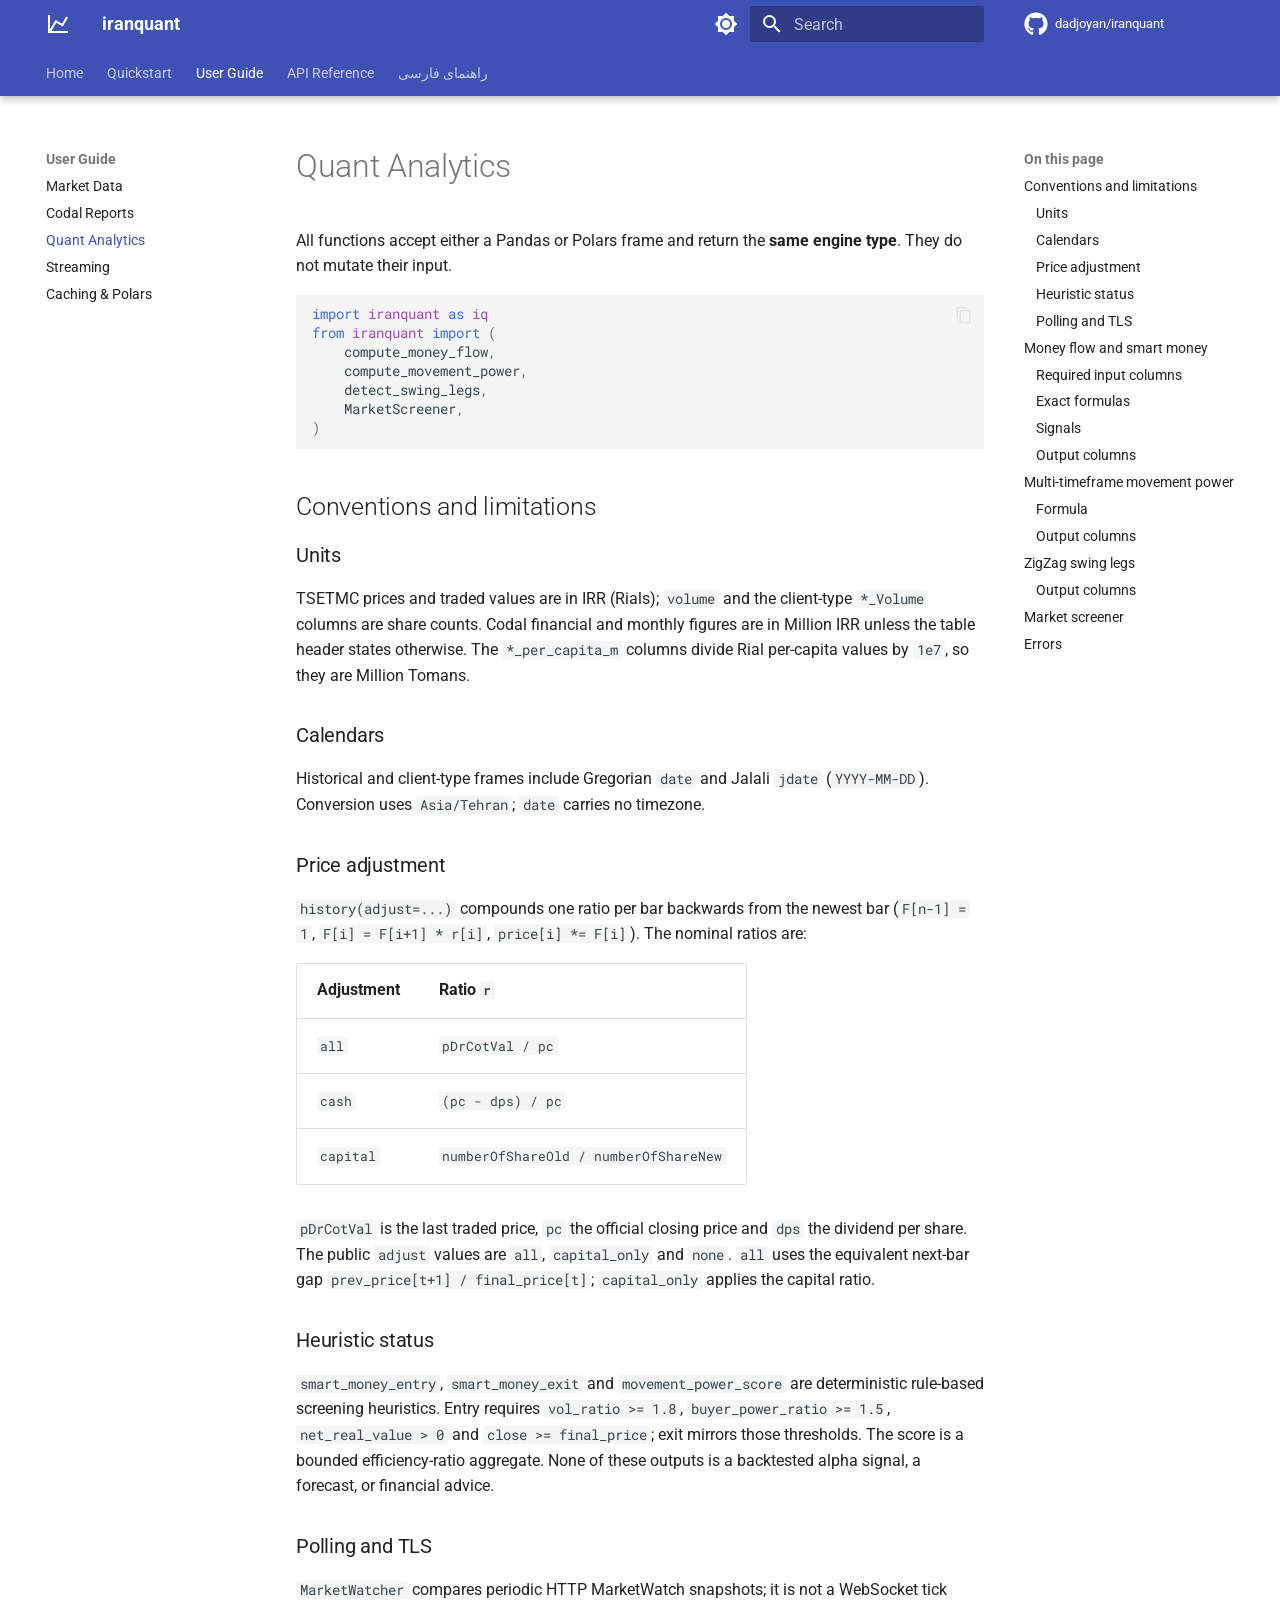
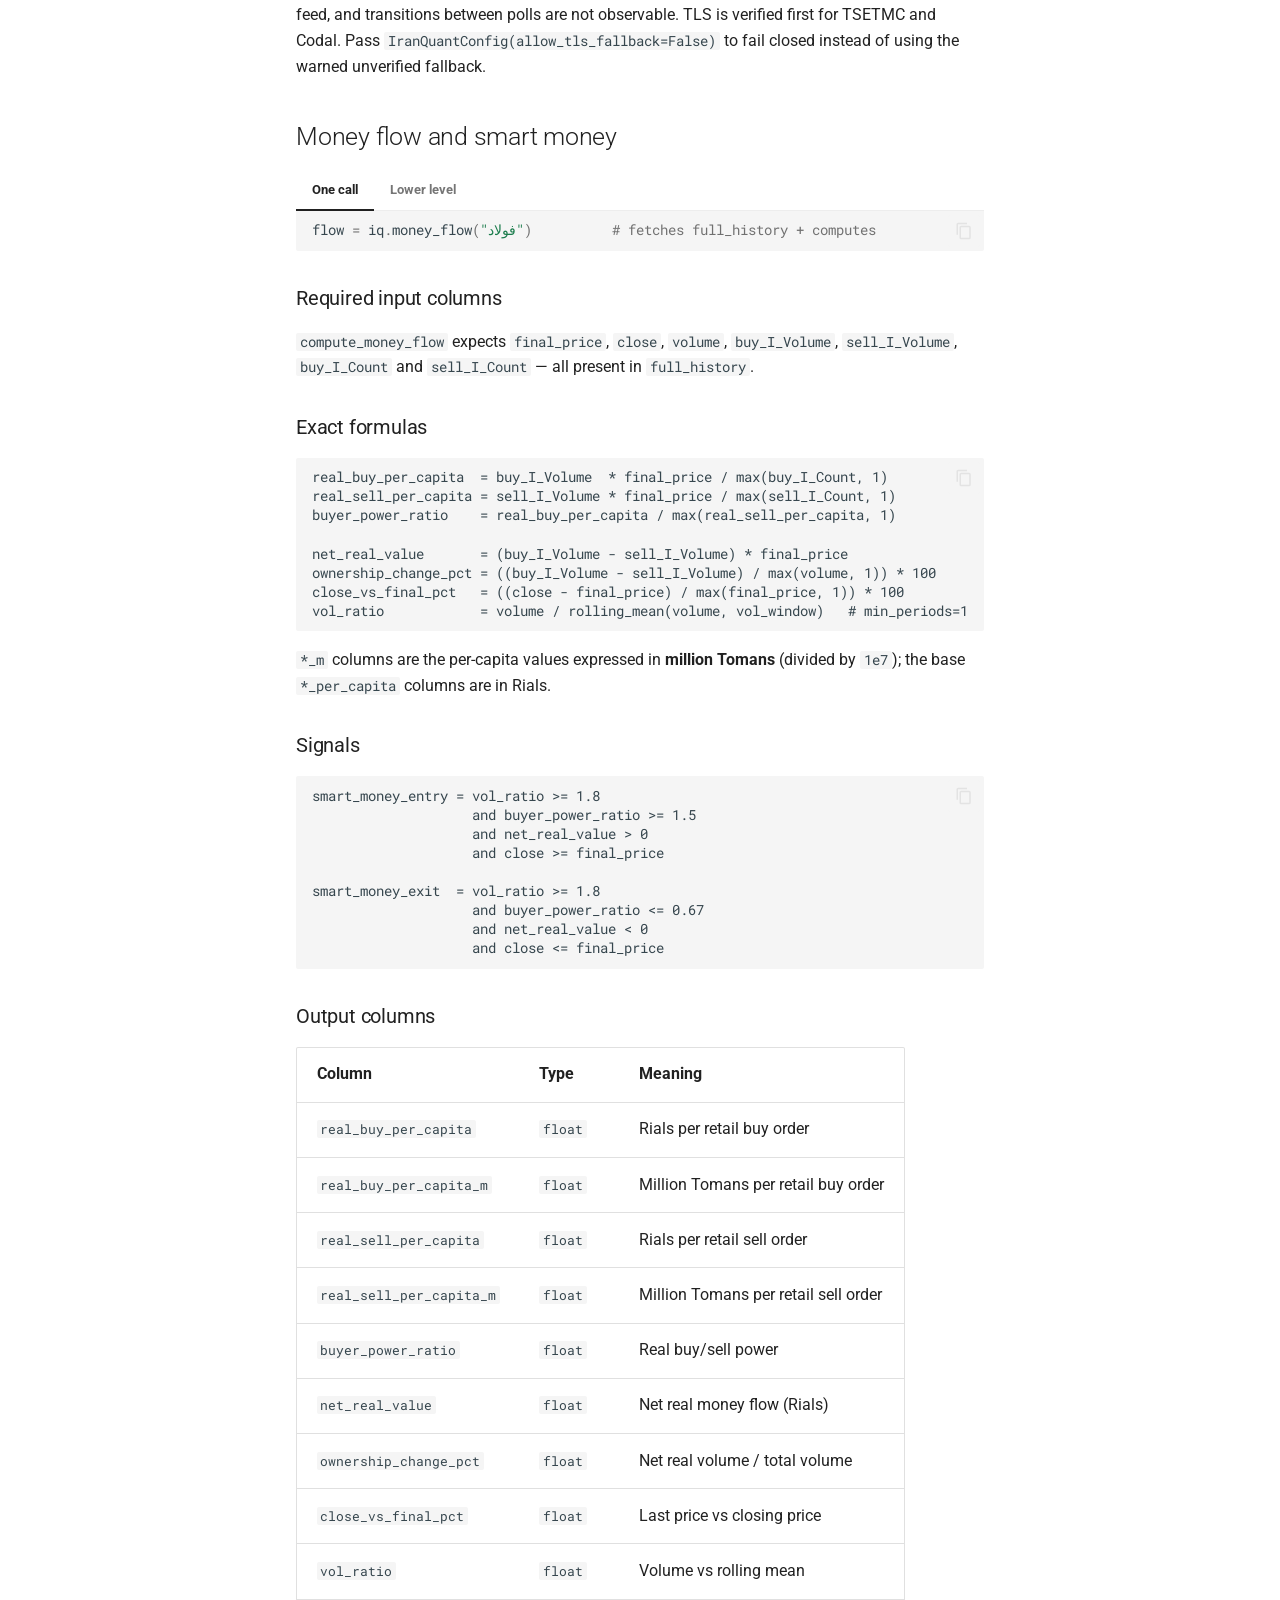
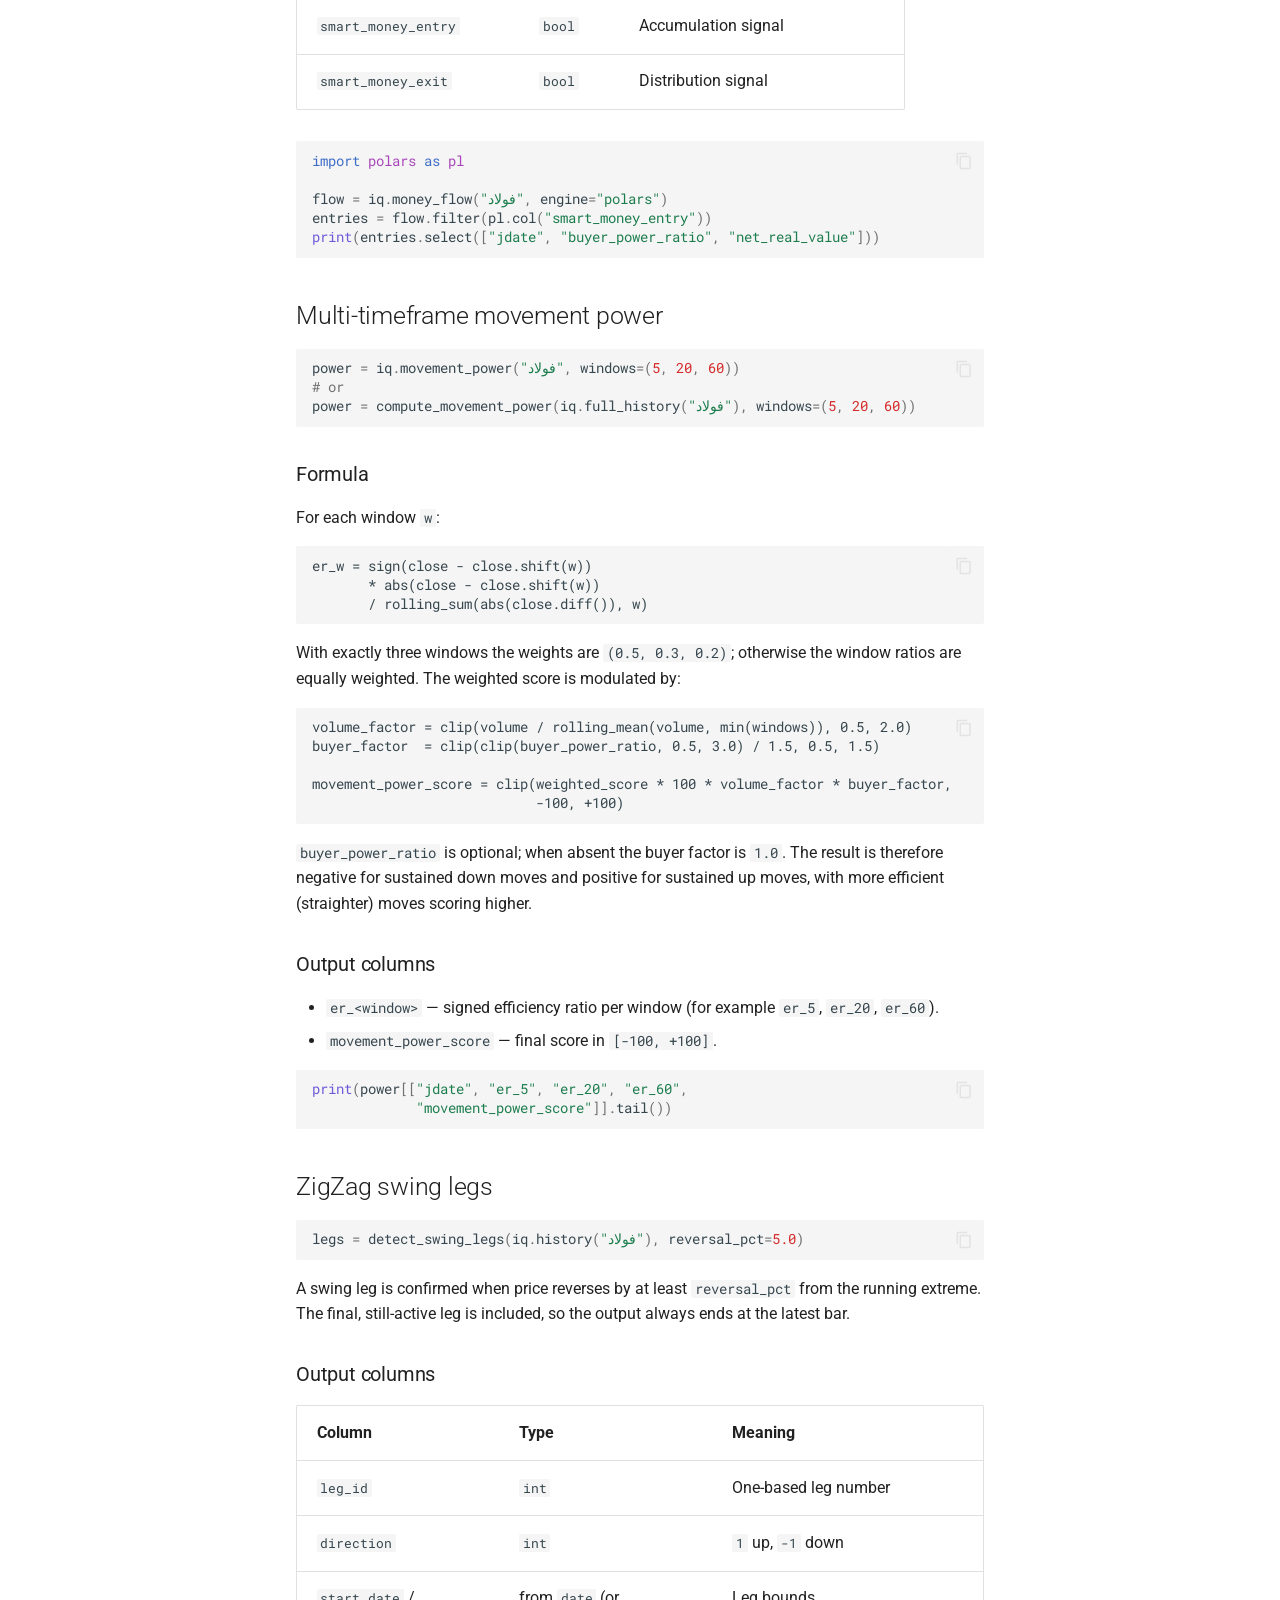
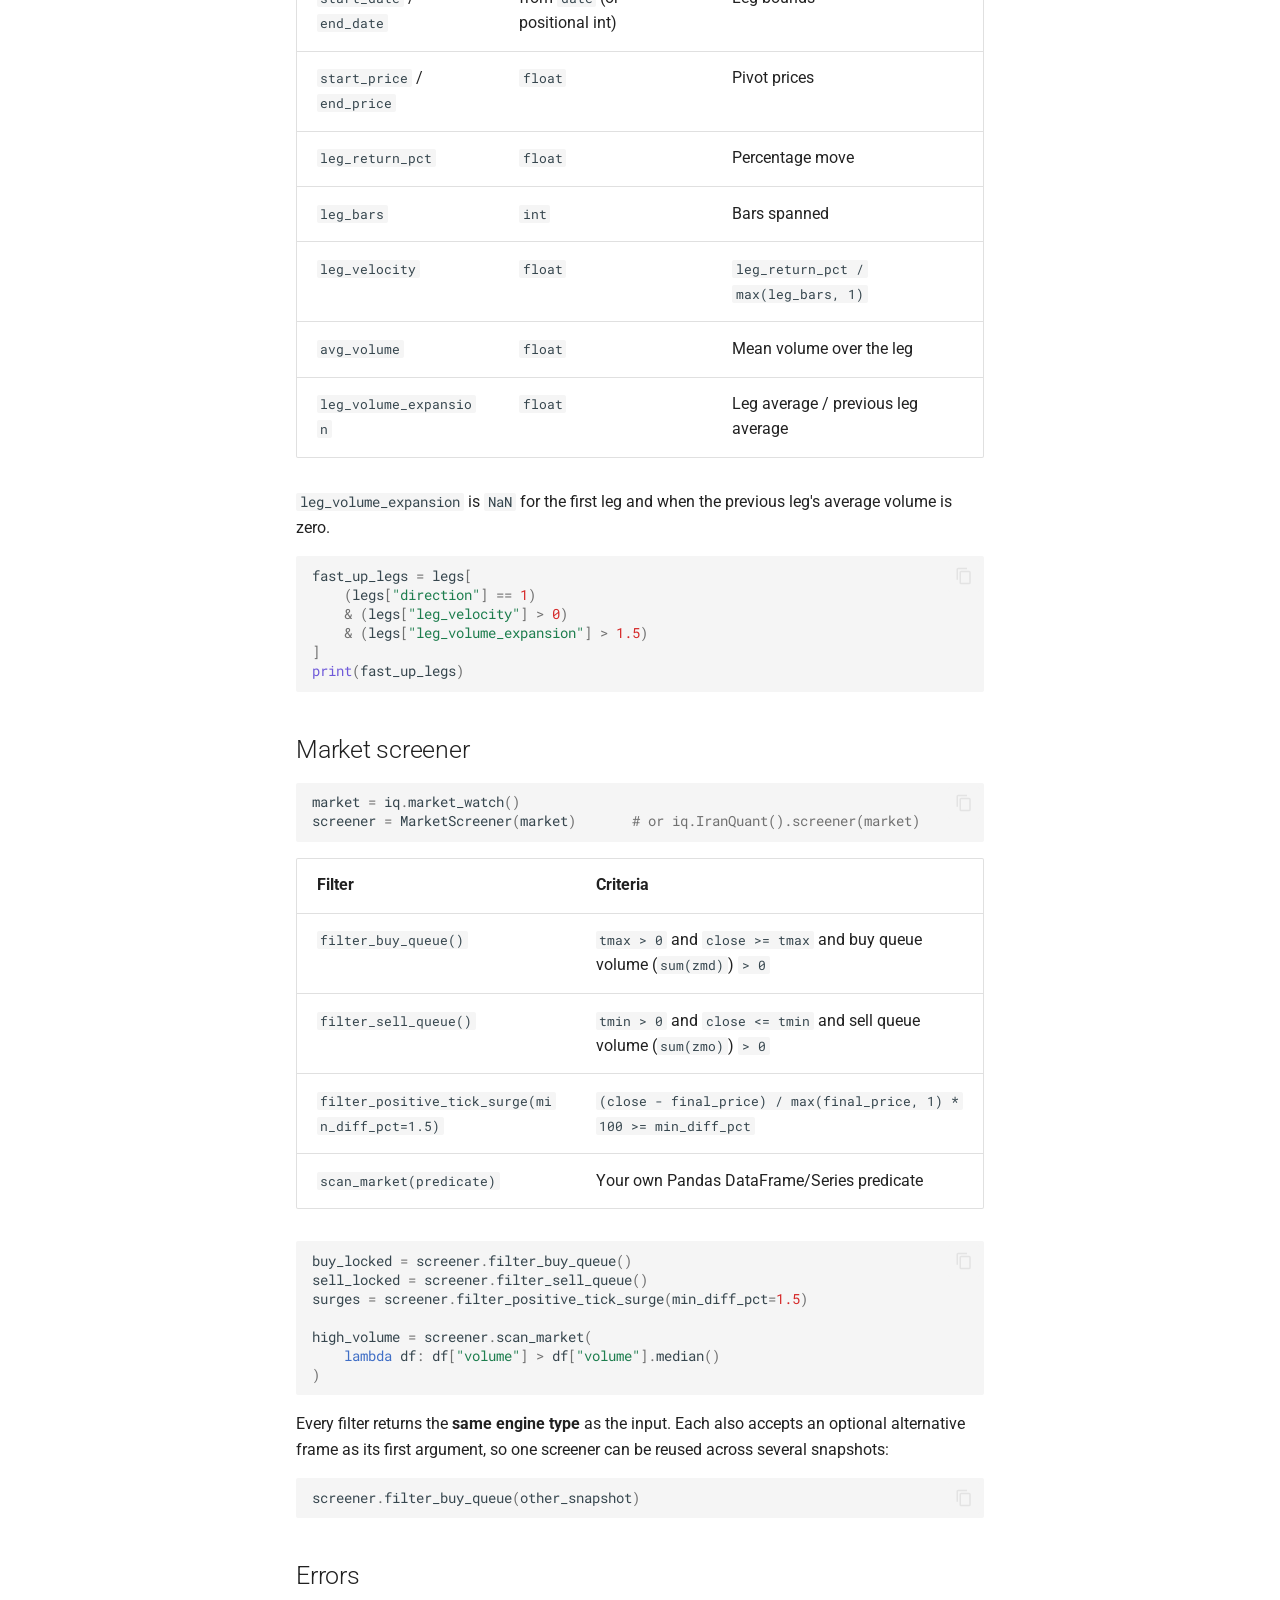
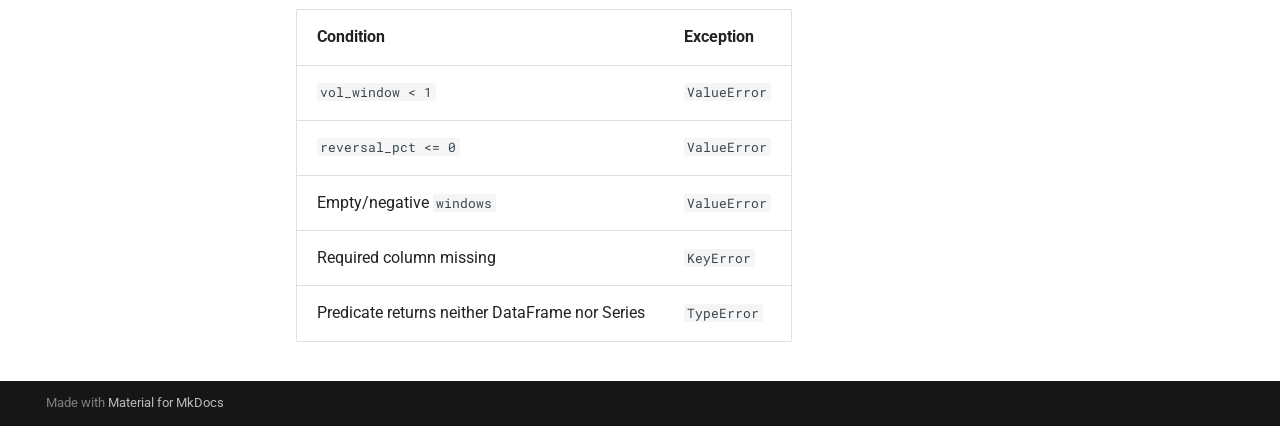
<file: guide/quant/index.html>
<!doctype html>
<html lang="en" class="no-js">
  <head>
    
      <meta charset="utf-8">
      <meta name="viewport" content="width=device-width,initial-scale=1">
      
        <meta name="description" content="Async-first TSETMC and Codal market-data client for the Iranian capital market">
      
      
        <meta name="author" content="Saeed Dadjoyan Aghdami">
      
      
        <link rel="canonical" href="https://dadjoyan.github.io/iranquant/guide/quant/">
      
      
        <link rel="prev" href="../codal/">
      
      
        <link rel="next" href="../streaming/">
      
      
        
      
      
      <link rel="icon" href="../../assets/images/favicon.png">
      <meta name="generator" content="mkdocs-1.6.1, mkdocs-material-9.8.0">
    
    
      
        <title>Quant Analytics - iranquant</title>
      
    
    
      <link rel="stylesheet" href="../../assets/stylesheets/main.57a0d79d.min.css">
      
        
        <link rel="stylesheet" href="../../assets/stylesheets/palette.fb2fffe2.min.css">
      
      


    
    
      
    
    
      
        
        
        <link rel="preconnect" href="https://fonts.gstatic.com" crossorigin>
        <link rel="stylesheet" href="https://fonts.googleapis.com/css?family=Roboto:300,300i,400,400i,700,700i%7CRoboto+Mono:400,400i,700,700i&display=fallback">
        <style>:root{--md-text-font:"Roboto";--md-code-font:"Roboto Mono"}</style>
      
    
    
      <link rel="stylesheet" href="../../assets/_mkdocstrings.css">
    
      <link rel="stylesheet" href="../../stylesheets/extra.css">
    
    <script>__md_scope=new URL("../..",location),__md_hash=e=>[...e].reduce(((e,_)=>(e<<5)-e+_.charCodeAt(0)),0),__md_get=(e,_=localStorage,t=__md_scope)=>JSON.parse(_.getItem(t.pathname+"."+e)),__md_set=(e,_,t=localStorage,a=__md_scope)=>{try{t.setItem(a.pathname+"."+e,JSON.stringify(_))}catch(e){}}</script>
    
      

    
    
  </head>
  
  
    
    
      
    
    
    
    
    <body dir="ltr" data-md-color-scheme="default" data-md-color-primary="indigo" data-md-color-accent="indigo">
  
    
    <input class="md-toggle" data-md-toggle="drawer" type="checkbox" id="__drawer" autocomplete="off">
    <input class="md-toggle" data-md-toggle="search" type="checkbox" id="__search" autocomplete="off">
    <label class="md-overlay" for="__drawer"></label>
    <div data-md-component="skip">
      
        
        <a href="#quant-analytics" class="md-skip">
          Skip to content
        </a>
      
    </div>
    <div data-md-component="announce">
      
    </div>
    
    
      

  

<header class="md-header md-header--shadow md-header--lifted" data-md-component="header">
  <nav class="md-header__inner md-grid" aria-label="Header">
    <a href="../.." title="iranquant" class="md-header__button md-logo" aria-label="iranquant" data-md-component="logo">
      
  
  <svg xmlns="http://www.w3.org/2000/svg" viewBox="0 0 24 24"><path d="m16 11.78 4.24-7.33 1.73 1-5.23 9.05-6.51-3.75L5.46 19H22v2H2V3h2v14.54L9.5 8z"/></svg>

    </a>
    <label class="md-header__button md-icon" for="__drawer">
      
      <svg xmlns="http://www.w3.org/2000/svg" viewBox="0 0 24 24"><path d="M3 6h18v2H3zm0 5h18v2H3zm0 5h18v2H3z"/></svg>
    </label>
    <div class="md-header__title" data-md-component="header-title">
      <div class="md-header__ellipsis">
        <div class="md-header__topic">
          <span class="md-ellipsis">
            iranquant
          </span>
        </div>
        <div class="md-header__topic" data-md-component="header-topic">
          <span class="md-ellipsis">
            
              Quant Analytics
            
          </span>
        </div>
      </div>
    </div>
    
      
        <form class="md-header__option" data-md-component="palette">
  
    
    
    
    <input class="md-option" data-md-color-media="(prefers-color-scheme: light)" data-md-color-scheme="default" data-md-color-primary="indigo" data-md-color-accent="indigo"  aria-label="Switch to dark mode"  type="radio" name="__palette" id="__palette_0">
    
      <label class="md-header__button md-icon" title="Switch to dark mode" for="__palette_1" hidden>
        <svg xmlns="http://www.w3.org/2000/svg" viewBox="0 0 24 24"><path d="M12 8a4 4 0 0 0-4 4 4 4 0 0 0 4 4 4 4 0 0 0 4-4 4 4 0 0 0-4-4m0 10a6 6 0 0 1-6-6 6 6 0 0 1 6-6 6 6 0 0 1 6 6 6 6 0 0 1-6 6m8-9.31V4h-4.69L12 .69 8.69 4H4v4.69L.69 12 4 15.31V20h4.69L12 23.31 15.31 20H20v-4.69L23.31 12z"/></svg>
      </label>
    
  
    
    
    
    <input class="md-option" data-md-color-media="(prefers-color-scheme: dark)" data-md-color-scheme="slate" data-md-color-primary="indigo" data-md-color-accent="indigo"  aria-label="Switch to light mode"  type="radio" name="__palette" id="__palette_1">
    
      <label class="md-header__button md-icon" title="Switch to light mode" for="__palette_0" hidden>
        <svg xmlns="http://www.w3.org/2000/svg" viewBox="0 0 24 24"><path d="M12 18c-.89 0-1.74-.2-2.5-.55C11.56 16.5 13 14.42 13 12s-1.44-4.5-3.5-5.45C10.26 6.2 11.11 6 12 6a6 6 0 0 1 6 6 6 6 0 0 1-6 6m8-9.31V4h-4.69L12 .69 8.69 4H4v4.69L.69 12 4 15.31V20h4.69L12 23.31 15.31 20H20v-4.69L23.31 12z"/></svg>
      </label>
    
  
</form>
      
    
    
      <script>var palette=__md_get("__palette");if(palette&&palette.color){if("(prefers-color-scheme)"===palette.color.media){var media=matchMedia("(prefers-color-scheme: light)"),input=document.querySelector(media.matches?"[data-md-color-media='(prefers-color-scheme: light)']":"[data-md-color-media='(prefers-color-scheme: dark)']");palette.color.media=input.getAttribute("data-md-color-media"),palette.color.scheme=input.getAttribute("data-md-color-scheme"),palette.color.primary=input.getAttribute("data-md-color-primary"),palette.color.accent=input.getAttribute("data-md-color-accent")}for(var[key,value]of Object.entries(palette.color))document.body.setAttribute("data-md-color-"+key,value)}</script>
    
    
    
      
      
        <label class="md-header__button md-icon" for="__search">
          
          <svg xmlns="http://www.w3.org/2000/svg" viewBox="0 0 24 24"><path d="M9.5 3A6.5 6.5 0 0 1 16 9.5c0 1.61-.59 3.09-1.56 4.23l.27.27h.79l5 5-1.5 1.5-5-5v-.79l-.27-.27A6.52 6.52 0 0 1 9.5 16 6.5 6.5 0 0 1 3 9.5 6.5 6.5 0 0 1 9.5 3m0 2C7 5 5 7 5 9.5S7 14 9.5 14 14 12 14 9.5 12 5 9.5 5"/></svg>
        </label>
        <div class="md-search" data-md-component="search" role="dialog">
  <label class="md-search__overlay" for="__search"></label>
  <div class="md-search__inner" role="search">
    <form class="md-search__form" name="search">
      <input type="text" class="md-search__input" name="query" aria-label="Search" placeholder="Search" autocapitalize="off" autocorrect="off" autocomplete="off" spellcheck="false" data-md-component="search-query" required>
      <label class="md-search__icon md-icon" for="__search">
        
        <svg xmlns="http://www.w3.org/2000/svg" viewBox="0 0 24 24"><path d="M9.5 3A6.5 6.5 0 0 1 16 9.5c0 1.61-.59 3.09-1.56 4.23l.27.27h.79l5 5-1.5 1.5-5-5v-.79l-.27-.27A6.52 6.52 0 0 1 9.5 16 6.5 6.5 0 0 1 3 9.5 6.5 6.5 0 0 1 9.5 3m0 2C7 5 5 7 5 9.5S7 14 9.5 14 14 12 14 9.5 12 5 9.5 5"/></svg>
        
        <svg xmlns="http://www.w3.org/2000/svg" viewBox="0 0 24 24"><path d="M20 11v2H8l5.5 5.5-1.42 1.42L4.16 12l7.92-7.92L13.5 5.5 8 11z"/></svg>
      </label>
      <nav class="md-search__options" aria-label="Search">
        
          <a href="javascript:void(0)" class="md-search__icon md-icon" title="Share" aria-label="Share" data-clipboard data-clipboard-text="" data-md-component="search-share" tabindex="-1">
            
            <svg xmlns="http://www.w3.org/2000/svg" viewBox="0 0 24 24"><path d="M18 16.08c-.76 0-1.44.3-1.96.77L8.91 12.7c.05-.23.09-.46.09-.7s-.04-.47-.09-.7l7.05-4.11c.54.5 1.25.81 2.04.81a3 3 0 0 0 3-3 3 3 0 0 0-3-3 3 3 0 0 0-3 3c0 .24.04.47.09.7L8.04 9.81C7.5 9.31 6.79 9 6 9a3 3 0 0 0-3 3 3 3 0 0 0 3 3c.79 0 1.5-.31 2.04-.81l7.12 4.15c-.05.21-.08.43-.08.66 0 1.61 1.31 2.91 2.92 2.91s2.92-1.3 2.92-2.91A2.92 2.92 0 0 0 18 16.08"/></svg>
          </a>
        
        <button type="reset" class="md-search__icon md-icon" title="Clear" aria-label="Clear" tabindex="-1">
          
          <svg xmlns="http://www.w3.org/2000/svg" viewBox="0 0 24 24"><path d="M19 6.41 17.59 5 12 10.59 6.41 5 5 6.41 10.59 12 5 17.59 6.41 19 12 13.41 17.59 19 19 17.59 13.41 12z"/></svg>
        </button>
      </nav>
      
        <div class="md-search__suggest" data-md-component="search-suggest"></div>
      
    </form>
    <div class="md-search__output">
      <div class="md-search__scrollwrap" tabindex="0" data-md-scrollfix>
        <div class="md-search-result" data-md-component="search-result">
          <div class="md-search-result__meta">
            Initializing search
          </div>
          <ol class="md-search-result__list" role="presentation"></ol>
        </div>
      </div>
    </div>
  </div>
</div>
      
    
    
      <div class="md-header__source">
        <a href="https://github.com/dadjoyan/iranquant" title="Go to repository" class="md-source" data-md-component="source">
  <div class="md-source__icon md-icon">
    
    <svg xmlns="http://www.w3.org/2000/svg" viewBox="0 0 512 512"><!--! Font Awesome Free 7.1.0 by @fontawesome - https://fontawesome.com License - https://fontawesome.com/license/free (Icons: CC BY 4.0, Fonts: SIL OFL 1.1, Code: MIT License) Copyright 2025 Fonticons, Inc.--><path d="M173.9 397.4c0 2-2.3 3.6-5.2 3.6-3.3.3-5.6-1.3-5.6-3.6 0-2 2.3-3.6 5.2-3.6 3-.3 5.6 1.3 5.6 3.6m-31.1-4.5c-.7 2 1.3 4.3 4.3 4.9 2.6 1 5.6 0 6.2-2s-1.3-4.3-4.3-5.2c-2.6-.7-5.5.3-6.2 2.3m44.2-1.7c-2.9.7-4.9 2.6-4.6 4.9.3 2 2.9 3.3 5.9 2.6 2.9-.7 4.9-2.6 4.6-4.6-.3-1.9-3-3.2-5.9-2.9M252.8 8C114.1 8 8 113.3 8 252c0 110.9 69.8 205.8 169.5 239.2 12.8 2.3 17.3-5.6 17.3-12.1 0-6.2-.3-40.4-.3-61.4 0 0-70 15-84.7-29.8 0 0-11.4-29.1-27.8-36.6 0 0-22.9-15.7 1.6-15.4 0 0 24.9 2 38.6 25.8 21.9 38.6 58.6 27.5 72.9 20.9 2.3-16 8.8-27.1 16-33.7-55.9-6.2-112.3-14.3-112.3-110.5 0-27.5 7.6-41.3 23.6-58.9-2.6-6.5-11.1-33.3 2.6-67.9 20.9-6.5 69 27 69 27 20-5.6 41.5-8.5 62.8-8.5s42.8 2.9 62.8 8.5c0 0 48.1-33.6 69-27 13.7 34.7 5.2 61.4 2.6 67.9 16 17.7 25.8 31.5 25.8 58.9 0 96.5-58.9 104.2-114.8 110.5 9.2 7.9 17 22.9 17 46.4 0 33.7-.3 75.4-.3 83.6 0 6.5 4.6 14.4 17.3 12.1C436.2 457.8 504 362.9 504 252 504 113.3 391.5 8 252.8 8M105.2 352.9c-1.3 1-1 3.3.7 5.2 1.6 1.6 3.9 2.3 5.2 1 1.3-1 1-3.3-.7-5.2-1.6-1.6-3.9-2.3-5.2-1m-10.8-8.1c-.7 1.3.3 2.9 2.3 3.9 1.6 1 3.6.7 4.3-.7.7-1.3-.3-2.9-2.3-3.9-2-.6-3.6-.3-4.3.7m32.4 35.6c-1.6 1.3-1 4.3 1.3 6.2 2.3 2.3 5.2 2.6 6.5 1 1.3-1.3.7-4.3-1.3-6.2-2.2-2.3-5.2-2.6-6.5-1m-11.4-14.7c-1.6 1-1.6 3.6 0 5.9s4.3 3.3 5.6 2.3c1.6-1.3 1.6-3.9 0-6.2-1.4-2.3-4-3.3-5.6-2"/></svg>
  </div>
  <div class="md-source__repository">
    dadjoyan/iranquant
  </div>
</a>
      </div>
    
  </nav>
  
    
      
<nav class="md-tabs" aria-label="Tabs" data-md-component="tabs">
  <div class="md-grid">
    <ul class="md-tabs__list">
      
        
  
  
  
  
    <li class="md-tabs__item">
      <a href="../.." class="md-tabs__link">
        
  
  
    
  
  Home

      </a>
    </li>
  

      
        
  
  
  
  
    <li class="md-tabs__item">
      <a href="../../quickstart/" class="md-tabs__link">
        
  
  
    
  
  Quickstart

      </a>
    </li>
  

      
        
  
  
  
    
  
  
    
    
      <li class="md-tabs__item md-tabs__item--active">
        <a href="../market/" class="md-tabs__link">
          
  
  
    
  
  User Guide

        </a>
      </li>
    
  

      
        
  
  
  
  
    
    
      <li class="md-tabs__item">
        <a href="../../reference/top-level/" class="md-tabs__link">
          
  
  
    
  
  API Reference

        </a>
      </li>
    
  

      
        
  
  
  
  
    <li class="md-tabs__item">
      <a href="../../fa/" class="md-tabs__link">
        
  
  
    
  
  راهنمای فارسی

      </a>
    </li>
  

      
    </ul>
  </div>
</nav>
    
  
</header>
    
    <div class="md-container" data-md-component="container">
      
      
        
      
      <main class="md-main" data-md-component="main">
        <div class="md-main__inner md-grid">
          
            
              
              <div class="md-sidebar md-sidebar--primary" data-md-component="sidebar" data-md-type="navigation" >
                <div class="md-sidebar__scrollwrap">
                  <div class="md-sidebar__inner">
                    


  


<nav class="md-nav md-nav--primary md-nav--lifted" aria-label="Navigation" data-md-level="0">
  <label class="md-nav__title" for="__drawer">
    <a href="../.." title="iranquant" class="md-nav__button md-logo" aria-label="iranquant" data-md-component="logo">
      
  
  <svg xmlns="http://www.w3.org/2000/svg" viewBox="0 0 24 24"><path d="m16 11.78 4.24-7.33 1.73 1-5.23 9.05-6.51-3.75L5.46 19H22v2H2V3h2v14.54L9.5 8z"/></svg>

    </a>
    iranquant
  </label>
  
    <div class="md-nav__source">
      <a href="https://github.com/dadjoyan/iranquant" title="Go to repository" class="md-source" data-md-component="source">
  <div class="md-source__icon md-icon">
    
    <svg xmlns="http://www.w3.org/2000/svg" viewBox="0 0 512 512"><!--! Font Awesome Free 7.1.0 by @fontawesome - https://fontawesome.com License - https://fontawesome.com/license/free (Icons: CC BY 4.0, Fonts: SIL OFL 1.1, Code: MIT License) Copyright 2025 Fonticons, Inc.--><path d="M173.9 397.4c0 2-2.3 3.6-5.2 3.6-3.3.3-5.6-1.3-5.6-3.6 0-2 2.3-3.6 5.2-3.6 3-.3 5.6 1.3 5.6 3.6m-31.1-4.5c-.7 2 1.3 4.3 4.3 4.9 2.6 1 5.6 0 6.2-2s-1.3-4.3-4.3-5.2c-2.6-.7-5.5.3-6.2 2.3m44.2-1.7c-2.9.7-4.9 2.6-4.6 4.9.3 2 2.9 3.3 5.9 2.6 2.9-.7 4.9-2.6 4.6-4.6-.3-1.9-3-3.2-5.9-2.9M252.8 8C114.1 8 8 113.3 8 252c0 110.9 69.8 205.8 169.5 239.2 12.8 2.3 17.3-5.6 17.3-12.1 0-6.2-.3-40.4-.3-61.4 0 0-70 15-84.7-29.8 0 0-11.4-29.1-27.8-36.6 0 0-22.9-15.7 1.6-15.4 0 0 24.9 2 38.6 25.8 21.9 38.6 58.6 27.5 72.9 20.9 2.3-16 8.8-27.1 16-33.7-55.9-6.2-112.3-14.3-112.3-110.5 0-27.5 7.6-41.3 23.6-58.9-2.6-6.5-11.1-33.3 2.6-67.9 20.9-6.5 69 27 69 27 20-5.6 41.5-8.5 62.8-8.5s42.8 2.9 62.8 8.5c0 0 48.1-33.6 69-27 13.7 34.7 5.2 61.4 2.6 67.9 16 17.7 25.8 31.5 25.8 58.9 0 96.5-58.9 104.2-114.8 110.5 9.2 7.9 17 22.9 17 46.4 0 33.7-.3 75.4-.3 83.6 0 6.5 4.6 14.4 17.3 12.1C436.2 457.8 504 362.9 504 252 504 113.3 391.5 8 252.8 8M105.2 352.9c-1.3 1-1 3.3.7 5.2 1.6 1.6 3.9 2.3 5.2 1 1.3-1 1-3.3-.7-5.2-1.6-1.6-3.9-2.3-5.2-1m-10.8-8.1c-.7 1.3.3 2.9 2.3 3.9 1.6 1 3.6.7 4.3-.7.7-1.3-.3-2.9-2.3-3.9-2-.6-3.6-.3-4.3.7m32.4 35.6c-1.6 1.3-1 4.3 1.3 6.2 2.3 2.3 5.2 2.6 6.5 1 1.3-1.3.7-4.3-1.3-6.2-2.2-2.3-5.2-2.6-6.5-1m-11.4-14.7c-1.6 1-1.6 3.6 0 5.9s4.3 3.3 5.6 2.3c1.6-1.3 1.6-3.9 0-6.2-1.4-2.3-4-3.3-5.6-2"/></svg>
  </div>
  <div class="md-source__repository">
    dadjoyan/iranquant
  </div>
</a>
    </div>
  
  <ul class="md-nav__list" data-md-scrollfix>
    
      
      
  
  
  
  
    <li class="md-nav__item">
      <a href="../.." class="md-nav__link">
        
  
  
  <span class="md-ellipsis">
    
  
    Home
  

    
  </span>
  
  

      </a>
    </li>
  

    
      
      
  
  
  
  
    <li class="md-nav__item">
      <a href="../../quickstart/" class="md-nav__link">
        
  
  
  <span class="md-ellipsis">
    
  
    Quickstart
  

    
  </span>
  
  

      </a>
    </li>
  

    
      
      
  
  
    
  
  
  
    
    
      
        
      
        
      
        
      
        
      
        
      
    
    
    
      
        
        
      
      
        
      
    
    
    <li class="md-nav__item md-nav__item--active md-nav__item--section md-nav__item--nested">
      
        
        
        <input class="md-nav__toggle md-toggle " type="checkbox" id="__nav_3" checked>
        
          
          <label class="md-nav__link" for="__nav_3" id="__nav_3_label" tabindex="">
            
  
  
  <span class="md-ellipsis">
    
  
    User Guide
  

    
  </span>
  
  

            <span class="md-nav__icon md-icon"></span>
          </label>
        
        <nav class="md-nav" data-md-level="1" aria-labelledby="__nav_3_label" aria-expanded="true">
          <label class="md-nav__title" for="__nav_3">
            <span class="md-nav__icon md-icon"></span>
            
  
    User Guide
  

          </label>
          <ul class="md-nav__list" data-md-scrollfix>
            
              
                
  
  
  
  
    <li class="md-nav__item">
      <a href="../market/" class="md-nav__link">
        
  
  
  <span class="md-ellipsis">
    
  
    Market Data
  

    
  </span>
  
  

      </a>
    </li>
  

              
            
              
                
  
  
  
  
    <li class="md-nav__item">
      <a href="../codal/" class="md-nav__link">
        
  
  
  <span class="md-ellipsis">
    
  
    Codal Reports
  

    
  </span>
  
  

      </a>
    </li>
  

              
            
              
                
  
  
    
  
  
  
    <li class="md-nav__item md-nav__item--active">
      
      <input class="md-nav__toggle md-toggle" type="checkbox" id="__toc">
      
      
        
      
      
        <label class="md-nav__link md-nav__link--active" for="__toc">
          
  
  
  <span class="md-ellipsis">
    
  
    Quant Analytics
  

    
  </span>
  
  

          <span class="md-nav__icon md-icon"></span>
        </label>
      
      <a href="./" class="md-nav__link md-nav__link--active">
        
  
  
  <span class="md-ellipsis">
    
  
    Quant Analytics
  

    
  </span>
  
  

      </a>
      
        

  

<nav class="md-nav md-nav--secondary" aria-label="On this page">
  
  
  
    
  
  
    <label class="md-nav__title" for="__toc">
      <span class="md-nav__icon md-icon"></span>
      On this page
    </label>
    <ul class="md-nav__list" data-md-component="toc" data-md-scrollfix>
      
        <li class="md-nav__item">
  <a href="#conventions-and-limitations" class="md-nav__link">
    <span class="md-ellipsis">
      
        Conventions and limitations
      
    </span>
  </a>
  
    <nav class="md-nav" aria-label="Conventions and limitations">
      <ul class="md-nav__list">
        
          <li class="md-nav__item">
  <a href="#units" class="md-nav__link">
    <span class="md-ellipsis">
      
        Units
      
    </span>
  </a>
  
</li>
        
          <li class="md-nav__item">
  <a href="#calendars" class="md-nav__link">
    <span class="md-ellipsis">
      
        Calendars
      
    </span>
  </a>
  
</li>
        
          <li class="md-nav__item">
  <a href="#price-adjustment" class="md-nav__link">
    <span class="md-ellipsis">
      
        Price adjustment
      
    </span>
  </a>
  
</li>
        
          <li class="md-nav__item">
  <a href="#heuristic-status" class="md-nav__link">
    <span class="md-ellipsis">
      
        Heuristic status
      
    </span>
  </a>
  
</li>
        
          <li class="md-nav__item">
  <a href="#polling-and-tls" class="md-nav__link">
    <span class="md-ellipsis">
      
        Polling and TLS
      
    </span>
  </a>
  
</li>
        
      </ul>
    </nav>
  
</li>
      
        <li class="md-nav__item">
  <a href="#money-flow-and-smart-money" class="md-nav__link">
    <span class="md-ellipsis">
      
        Money flow and smart money
      
    </span>
  </a>
  
    <nav class="md-nav" aria-label="Money flow and smart money">
      <ul class="md-nav__list">
        
          <li class="md-nav__item">
  <a href="#required-input-columns" class="md-nav__link">
    <span class="md-ellipsis">
      
        Required input columns
      
    </span>
  </a>
  
</li>
        
          <li class="md-nav__item">
  <a href="#exact-formulas" class="md-nav__link">
    <span class="md-ellipsis">
      
        Exact formulas
      
    </span>
  </a>
  
</li>
        
          <li class="md-nav__item">
  <a href="#signals" class="md-nav__link">
    <span class="md-ellipsis">
      
        Signals
      
    </span>
  </a>
  
</li>
        
          <li class="md-nav__item">
  <a href="#output-columns" class="md-nav__link">
    <span class="md-ellipsis">
      
        Output columns
      
    </span>
  </a>
  
</li>
        
      </ul>
    </nav>
  
</li>
      
        <li class="md-nav__item">
  <a href="#multi-timeframe-movement-power" class="md-nav__link">
    <span class="md-ellipsis">
      
        Multi-timeframe movement power
      
    </span>
  </a>
  
    <nav class="md-nav" aria-label="Multi-timeframe movement power">
      <ul class="md-nav__list">
        
          <li class="md-nav__item">
  <a href="#formula" class="md-nav__link">
    <span class="md-ellipsis">
      
        Formula
      
    </span>
  </a>
  
</li>
        
          <li class="md-nav__item">
  <a href="#output-columns_1" class="md-nav__link">
    <span class="md-ellipsis">
      
        Output columns
      
    </span>
  </a>
  
</li>
        
      </ul>
    </nav>
  
</li>
      
        <li class="md-nav__item">
  <a href="#zigzag-swing-legs" class="md-nav__link">
    <span class="md-ellipsis">
      
        ZigZag swing legs
      
    </span>
  </a>
  
    <nav class="md-nav" aria-label="ZigZag swing legs">
      <ul class="md-nav__list">
        
          <li class="md-nav__item">
  <a href="#output-columns_2" class="md-nav__link">
    <span class="md-ellipsis">
      
        Output columns
      
    </span>
  </a>
  
</li>
        
      </ul>
    </nav>
  
</li>
      
        <li class="md-nav__item">
  <a href="#market-screener" class="md-nav__link">
    <span class="md-ellipsis">
      
        Market screener
      
    </span>
  </a>
  
</li>
      
        <li class="md-nav__item">
  <a href="#errors" class="md-nav__link">
    <span class="md-ellipsis">
      
        Errors
      
    </span>
  </a>
  
</li>
      
    </ul>
  
</nav>
      
    </li>
  

              
            
              
                
  
  
  
  
    <li class="md-nav__item">
      <a href="../streaming/" class="md-nav__link">
        
  
  
  <span class="md-ellipsis">
    
  
    Streaming
  

    
  </span>
  
  

      </a>
    </li>
  

              
            
              
                
  
  
  
  
    <li class="md-nav__item">
      <a href="../caching-and-polars/" class="md-nav__link">
        
  
  
  <span class="md-ellipsis">
    
  
    Caching & Polars
  

    
  </span>
  
  

      </a>
    </li>
  

              
            
          </ul>
        </nav>
      
    </li>
  

    
      
      
  
  
  
  
    
    
      
        
      
        
      
        
      
        
      
        
      
    
    
    
      
      
        
      
    
    
    <li class="md-nav__item md-nav__item--nested">
      
        
        
        <input class="md-nav__toggle md-toggle " type="checkbox" id="__nav_4" >
        
          
          <label class="md-nav__link" for="__nav_4" id="__nav_4_label" tabindex="0">
            
  
  
  <span class="md-ellipsis">
    
  
    API Reference
  

    
  </span>
  
  

            <span class="md-nav__icon md-icon"></span>
          </label>
        
        <nav class="md-nav" data-md-level="1" aria-labelledby="__nav_4_label" aria-expanded="false">
          <label class="md-nav__title" for="__nav_4">
            <span class="md-nav__icon md-icon"></span>
            
  
    API Reference
  

          </label>
          <ul class="md-nav__list" data-md-scrollfix>
            
              
                
  
  
  
  
    <li class="md-nav__item">
      <a href="../../reference/top-level/" class="md-nav__link">
        
  
  
  <span class="md-ellipsis">
    
  
    Top-level
  

    
  </span>
  
  

      </a>
    </li>
  

              
            
              
                
  
  
  
  
    <li class="md-nav__item">
      <a href="../../reference/market/" class="md-nav__link">
        
  
  
  <span class="md-ellipsis">
    
  
    Market
  

    
  </span>
  
  

      </a>
    </li>
  

              
            
              
                
  
  
  
  
    <li class="md-nav__item">
      <a href="../../reference/codal/" class="md-nav__link">
        
  
  
  <span class="md-ellipsis">
    
  
    Codal
  

    
  </span>
  
  

      </a>
    </li>
  

              
            
              
                
  
  
  
  
    <li class="md-nav__item">
      <a href="../../reference/quant/" class="md-nav__link">
        
  
  
  <span class="md-ellipsis">
    
  
    Quant
  

    
  </span>
  
  

      </a>
    </li>
  

              
            
              
                
  
  
  
  
    <li class="md-nav__item">
      <a href="../../reference/stream/" class="md-nav__link">
        
  
  
  <span class="md-ellipsis">
    
  
    Stream
  

    
  </span>
  
  

      </a>
    </li>
  

              
            
          </ul>
        </nav>
      
    </li>
  

    
      
      
  
  
  
  
    <li class="md-nav__item">
      <a href="../../fa/" class="md-nav__link">
        
  
  
  <span class="md-ellipsis">
    
  
    راهنمای فارسی
  

    
  </span>
  
  

      </a>
    </li>
  

    
  </ul>
</nav>
                  </div>
                </div>
              </div>
            
            
              
              <div class="md-sidebar md-sidebar--secondary" data-md-component="sidebar" data-md-type="toc" >
                <div class="md-sidebar__scrollwrap">
                  <div class="md-sidebar__inner">
                    

  

<nav class="md-nav md-nav--secondary" aria-label="On this page">
  
  
  
    
  
  
    <label class="md-nav__title" for="__toc">
      <span class="md-nav__icon md-icon"></span>
      On this page
    </label>
    <ul class="md-nav__list" data-md-component="toc" data-md-scrollfix>
      
        <li class="md-nav__item">
  <a href="#conventions-and-limitations" class="md-nav__link">
    <span class="md-ellipsis">
      
        Conventions and limitations
      
    </span>
  </a>
  
    <nav class="md-nav" aria-label="Conventions and limitations">
      <ul class="md-nav__list">
        
          <li class="md-nav__item">
  <a href="#units" class="md-nav__link">
    <span class="md-ellipsis">
      
        Units
      
    </span>
  </a>
  
</li>
        
          <li class="md-nav__item">
  <a href="#calendars" class="md-nav__link">
    <span class="md-ellipsis">
      
        Calendars
      
    </span>
  </a>
  
</li>
        
          <li class="md-nav__item">
  <a href="#price-adjustment" class="md-nav__link">
    <span class="md-ellipsis">
      
        Price adjustment
      
    </span>
  </a>
  
</li>
        
          <li class="md-nav__item">
  <a href="#heuristic-status" class="md-nav__link">
    <span class="md-ellipsis">
      
        Heuristic status
      
    </span>
  </a>
  
</li>
        
          <li class="md-nav__item">
  <a href="#polling-and-tls" class="md-nav__link">
    <span class="md-ellipsis">
      
        Polling and TLS
      
    </span>
  </a>
  
</li>
        
      </ul>
    </nav>
  
</li>
      
        <li class="md-nav__item">
  <a href="#money-flow-and-smart-money" class="md-nav__link">
    <span class="md-ellipsis">
      
        Money flow and smart money
      
    </span>
  </a>
  
    <nav class="md-nav" aria-label="Money flow and smart money">
      <ul class="md-nav__list">
        
          <li class="md-nav__item">
  <a href="#required-input-columns" class="md-nav__link">
    <span class="md-ellipsis">
      
        Required input columns
      
    </span>
  </a>
  
</li>
        
          <li class="md-nav__item">
  <a href="#exact-formulas" class="md-nav__link">
    <span class="md-ellipsis">
      
        Exact formulas
      
    </span>
  </a>
  
</li>
        
          <li class="md-nav__item">
  <a href="#signals" class="md-nav__link">
    <span class="md-ellipsis">
      
        Signals
      
    </span>
  </a>
  
</li>
        
          <li class="md-nav__item">
  <a href="#output-columns" class="md-nav__link">
    <span class="md-ellipsis">
      
        Output columns
      
    </span>
  </a>
  
</li>
        
      </ul>
    </nav>
  
</li>
      
        <li class="md-nav__item">
  <a href="#multi-timeframe-movement-power" class="md-nav__link">
    <span class="md-ellipsis">
      
        Multi-timeframe movement power
      
    </span>
  </a>
  
    <nav class="md-nav" aria-label="Multi-timeframe movement power">
      <ul class="md-nav__list">
        
          <li class="md-nav__item">
  <a href="#formula" class="md-nav__link">
    <span class="md-ellipsis">
      
        Formula
      
    </span>
  </a>
  
</li>
        
          <li class="md-nav__item">
  <a href="#output-columns_1" class="md-nav__link">
    <span class="md-ellipsis">
      
        Output columns
      
    </span>
  </a>
  
</li>
        
      </ul>
    </nav>
  
</li>
      
        <li class="md-nav__item">
  <a href="#zigzag-swing-legs" class="md-nav__link">
    <span class="md-ellipsis">
      
        ZigZag swing legs
      
    </span>
  </a>
  
    <nav class="md-nav" aria-label="ZigZag swing legs">
      <ul class="md-nav__list">
        
          <li class="md-nav__item">
  <a href="#output-columns_2" class="md-nav__link">
    <span class="md-ellipsis">
      
        Output columns
      
    </span>
  </a>
  
</li>
        
      </ul>
    </nav>
  
</li>
      
        <li class="md-nav__item">
  <a href="#market-screener" class="md-nav__link">
    <span class="md-ellipsis">
      
        Market screener
      
    </span>
  </a>
  
</li>
      
        <li class="md-nav__item">
  <a href="#errors" class="md-nav__link">
    <span class="md-ellipsis">
      
        Errors
      
    </span>
  </a>
  
</li>
      
    </ul>
  
</nav>
                  </div>
                </div>
              </div>
            
          
          
            <div class="md-content" data-md-component="content">
              
              <article class="md-content__inner md-typeset">
                
                  


  
  


<h1 id="quant-analytics">Quant Analytics<a class="headerlink" href="#quant-analytics" title="Permanent link">&para;</a></h1>
<p>All functions accept either a Pandas or Polars frame and return the <strong>same
engine type</strong>. They do not mutate their input.</p>
<div class="language-python highlight"><pre><span></span><code><span id="__span-0-1"><a id="__codelineno-0-1" name="__codelineno-0-1" href="#__codelineno-0-1"></a><span class="kn">import</span><span class="w"> </span><span class="nn">iranquant</span><span class="w"> </span><span class="k">as</span><span class="w"> </span><span class="nn">iq</span>
</span><span id="__span-0-2"><a id="__codelineno-0-2" name="__codelineno-0-2" href="#__codelineno-0-2"></a><span class="kn">from</span><span class="w"> </span><span class="nn">iranquant</span><span class="w"> </span><span class="kn">import</span> <span class="p">(</span>
</span><span id="__span-0-3"><a id="__codelineno-0-3" name="__codelineno-0-3" href="#__codelineno-0-3"></a>    <span class="n">compute_money_flow</span><span class="p">,</span>
</span><span id="__span-0-4"><a id="__codelineno-0-4" name="__codelineno-0-4" href="#__codelineno-0-4"></a>    <span class="n">compute_movement_power</span><span class="p">,</span>
</span><span id="__span-0-5"><a id="__codelineno-0-5" name="__codelineno-0-5" href="#__codelineno-0-5"></a>    <span class="n">detect_swing_legs</span><span class="p">,</span>
</span><span id="__span-0-6"><a id="__codelineno-0-6" name="__codelineno-0-6" href="#__codelineno-0-6"></a>    <span class="n">MarketScreener</span><span class="p">,</span>
</span><span id="__span-0-7"><a id="__codelineno-0-7" name="__codelineno-0-7" href="#__codelineno-0-7"></a><span class="p">)</span>
</span></code></pre></div>
<h2 id="conventions-and-limitations">Conventions and limitations<a class="headerlink" href="#conventions-and-limitations" title="Permanent link">&para;</a></h2>
<h3 id="units">Units<a class="headerlink" href="#units" title="Permanent link">&para;</a></h3>
<p>TSETMC prices and traded values are in IRR (Rials); <code>volume</code> and the client-type <code>*_Volume</code> columns are share counts. Codal financial and monthly figures are in Million IRR unless the table header states otherwise. The <code>*_per_capita_m</code> columns divide Rial per-capita values by <code>1e7</code>, so they are Million Tomans.</p>
<h3 id="calendars">Calendars<a class="headerlink" href="#calendars" title="Permanent link">&para;</a></h3>
<p>Historical and client-type frames include Gregorian <code>date</code> and Jalali <code>jdate</code> (<code>YYYY-MM-DD</code>). Conversion uses <code>Asia/Tehran</code>; <code>date</code> carries no timezone.</p>
<h3 id="price-adjustment">Price adjustment<a class="headerlink" href="#price-adjustment" title="Permanent link">&para;</a></h3>
<p><code>history(adjust=...)</code> compounds one ratio per bar backwards from the newest
bar (<code>F[n-1] = 1</code>, <code>F[i] = F[i+1] * r[i]</code>, <code>price[i] *= F[i]</code>). The nominal
ratios are:</p>
<table>
<thead>
<tr>
<th>Adjustment</th>
<th>Ratio <code>r</code></th>
</tr>
</thead>
<tbody>
<tr>
<td><code>all</code></td>
<td><code>pDrCotVal / pc</code></td>
</tr>
<tr>
<td><code>cash</code></td>
<td><code>(pc - dps) / pc</code></td>
</tr>
<tr>
<td><code>capital</code></td>
<td><code>numberOfShareOld / numberOfShareNew</code></td>
</tr>
</tbody>
</table>
<p><code>pDrCotVal</code> is the last traded price, <code>pc</code> the official closing price and <code>dps</code>
the dividend per share. The public <code>adjust</code> values are <code>all</code>, <code>capital_only</code>
and <code>none</code>. <code>all</code> uses the equivalent next-bar gap
<code>prev_price[t+1] / final_price[t]</code>; <code>capital_only</code> applies the capital ratio.</p>
<h3 id="heuristic-status">Heuristic status<a class="headerlink" href="#heuristic-status" title="Permanent link">&para;</a></h3>
<p><code>smart_money_entry</code>, <code>smart_money_exit</code> and <code>movement_power_score</code> are
deterministic rule-based screening heuristics. Entry requires
<code>vol_ratio &gt;= 1.8</code>, <code>buyer_power_ratio &gt;= 1.5</code>, <code>net_real_value &gt; 0</code> and
<code>close &gt;= final_price</code>; exit mirrors those thresholds. The score is a bounded
efficiency-ratio aggregate. None of these outputs is a backtested alpha signal,
a forecast, or financial advice.</p>
<h3 id="polling-and-tls">Polling and TLS<a class="headerlink" href="#polling-and-tls" title="Permanent link">&para;</a></h3>
<p><code>MarketWatcher</code> compares periodic HTTP MarketWatch snapshots; it is not a
WebSocket tick feed, and transitions between polls are not observable. TLS is
verified first for TSETMC and Codal. Pass
<code>IranQuantConfig(allow_tls_fallback=False)</code> to fail closed instead of using the
warned unverified fallback.</p>
<h2 id="money-flow-and-smart-money">Money flow and smart money<a class="headerlink" href="#money-flow-and-smart-money" title="Permanent link">&para;</a></h2>
<div class="tabbed-set tabbed-alternate" data-tabs="1:2"><input checked="checked" id="__tabbed_1_1" name="__tabbed_1" type="radio" /><input id="__tabbed_1_2" name="__tabbed_1" type="radio" /><div class="tabbed-labels"><label for="__tabbed_1_1">One call</label><label for="__tabbed_1_2">Lower level</label></div>
<div class="tabbed-content">
<div class="tabbed-block">
<div class="language-python highlight"><pre><span></span><code><span id="__span-1-1"><a id="__codelineno-1-1" name="__codelineno-1-1" href="#__codelineno-1-1"></a><span class="n">flow</span> <span class="o">=</span> <span class="n">iq</span><span class="o">.</span><span class="n">money_flow</span><span class="p">(</span><span class="s2">"فولاد"</span><span class="p">)</span>          <span class="c1"># fetches full_history + computes</span>
</span></code></pre></div>
</div>
<div class="tabbed-block">
<div class="language-python highlight"><pre><span></span><code><span id="__span-2-1"><a id="__codelineno-2-1" name="__codelineno-2-1" href="#__codelineno-2-1"></a><span class="n">full</span> <span class="o">=</span> <span class="n">iq</span><span class="o">.</span><span class="n">full_history</span><span class="p">(</span><span class="s2">"فولاد"</span><span class="p">)</span>
</span><span id="__span-2-2"><a id="__codelineno-2-2" name="__codelineno-2-2" href="#__codelineno-2-2"></a><span class="n">flow</span> <span class="o">=</span> <span class="n">compute_money_flow</span><span class="p">(</span><span class="n">full</span><span class="p">,</span> <span class="n">vol_window</span><span class="o">=</span><span class="mi">20</span><span class="p">)</span>
</span></code></pre></div>
</div>
</div>
</div>
<h3 id="required-input-columns">Required input columns<a class="headerlink" href="#required-input-columns" title="Permanent link">&para;</a></h3>
<p><code>compute_money_flow</code> expects <code>final_price</code>, <code>close</code>, <code>volume</code>,
<code>buy_I_Volume</code>, <code>sell_I_Volume</code>, <code>buy_I_Count</code> and <code>sell_I_Count</code> — all present
in <code>full_history</code>.</p>
<h3 id="exact-formulas">Exact formulas<a class="headerlink" href="#exact-formulas" title="Permanent link">&para;</a></h3>
<div class="language-text highlight"><pre><span></span><code><span id="__span-3-1"><a id="__codelineno-3-1" name="__codelineno-3-1" href="#__codelineno-3-1"></a>real_buy_per_capita  = buy_I_Volume  * final_price / max(buy_I_Count, 1)
</span><span id="__span-3-2"><a id="__codelineno-3-2" name="__codelineno-3-2" href="#__codelineno-3-2"></a>real_sell_per_capita = sell_I_Volume * final_price / max(sell_I_Count, 1)
</span><span id="__span-3-3"><a id="__codelineno-3-3" name="__codelineno-3-3" href="#__codelineno-3-3"></a>buyer_power_ratio    = real_buy_per_capita / max(real_sell_per_capita, 1)
</span><span id="__span-3-4"><a id="__codelineno-3-4" name="__codelineno-3-4" href="#__codelineno-3-4"></a>
</span><span id="__span-3-5"><a id="__codelineno-3-5" name="__codelineno-3-5" href="#__codelineno-3-5"></a>net_real_value       = (buy_I_Volume - sell_I_Volume) * final_price
</span><span id="__span-3-6"><a id="__codelineno-3-6" name="__codelineno-3-6" href="#__codelineno-3-6"></a>ownership_change_pct = ((buy_I_Volume - sell_I_Volume) / max(volume, 1)) * 100
</span><span id="__span-3-7"><a id="__codelineno-3-7" name="__codelineno-3-7" href="#__codelineno-3-7"></a>close_vs_final_pct   = ((close - final_price) / max(final_price, 1)) * 100
</span><span id="__span-3-8"><a id="__codelineno-3-8" name="__codelineno-3-8" href="#__codelineno-3-8"></a>vol_ratio            = volume / rolling_mean(volume, vol_window)   # min_periods=1
</span></code></pre></div>
<p><code>*_m</code> columns are the per-capita values expressed in <strong>million Tomans</strong>
(divided by <code>1e7</code>); the base <code>*_per_capita</code> columns are in Rials.</p>
<h3 id="signals">Signals<a class="headerlink" href="#signals" title="Permanent link">&para;</a></h3>
<div class="language-text highlight"><pre><span></span><code><span id="__span-4-1"><a id="__codelineno-4-1" name="__codelineno-4-1" href="#__codelineno-4-1"></a>smart_money_entry = vol_ratio &gt;= 1.8
</span><span id="__span-4-2"><a id="__codelineno-4-2" name="__codelineno-4-2" href="#__codelineno-4-2"></a>                    and buyer_power_ratio &gt;= 1.5
</span><span id="__span-4-3"><a id="__codelineno-4-3" name="__codelineno-4-3" href="#__codelineno-4-3"></a>                    and net_real_value &gt; 0
</span><span id="__span-4-4"><a id="__codelineno-4-4" name="__codelineno-4-4" href="#__codelineno-4-4"></a>                    and close &gt;= final_price
</span><span id="__span-4-5"><a id="__codelineno-4-5" name="__codelineno-4-5" href="#__codelineno-4-5"></a>
</span><span id="__span-4-6"><a id="__codelineno-4-6" name="__codelineno-4-6" href="#__codelineno-4-6"></a>smart_money_exit  = vol_ratio &gt;= 1.8
</span><span id="__span-4-7"><a id="__codelineno-4-7" name="__codelineno-4-7" href="#__codelineno-4-7"></a>                    and buyer_power_ratio &lt;= 0.67
</span><span id="__span-4-8"><a id="__codelineno-4-8" name="__codelineno-4-8" href="#__codelineno-4-8"></a>                    and net_real_value &lt; 0
</span><span id="__span-4-9"><a id="__codelineno-4-9" name="__codelineno-4-9" href="#__codelineno-4-9"></a>                    and close &lt;= final_price
</span></code></pre></div>
<h3 id="output-columns">Output columns<a class="headerlink" href="#output-columns" title="Permanent link">&para;</a></h3>
<table>
<thead>
<tr>
<th>Column</th>
<th>Type</th>
<th>Meaning</th>
</tr>
</thead>
<tbody>
<tr>
<td><code>real_buy_per_capita</code></td>
<td><code>float</code></td>
<td>Rials per retail buy order</td>
</tr>
<tr>
<td><code>real_buy_per_capita_m</code></td>
<td><code>float</code></td>
<td>Million Tomans per retail buy order</td>
</tr>
<tr>
<td><code>real_sell_per_capita</code></td>
<td><code>float</code></td>
<td>Rials per retail sell order</td>
</tr>
<tr>
<td><code>real_sell_per_capita_m</code></td>
<td><code>float</code></td>
<td>Million Tomans per retail sell order</td>
</tr>
<tr>
<td><code>buyer_power_ratio</code></td>
<td><code>float</code></td>
<td>Real buy/sell power</td>
</tr>
<tr>
<td><code>net_real_value</code></td>
<td><code>float</code></td>
<td>Net real money flow (Rials)</td>
</tr>
<tr>
<td><code>ownership_change_pct</code></td>
<td><code>float</code></td>
<td>Net real volume / total volume</td>
</tr>
<tr>
<td><code>close_vs_final_pct</code></td>
<td><code>float</code></td>
<td>Last price vs closing price</td>
</tr>
<tr>
<td><code>vol_ratio</code></td>
<td><code>float</code></td>
<td>Volume vs rolling mean</td>
</tr>
<tr>
<td><code>smart_money_entry</code></td>
<td><code>bool</code></td>
<td>Accumulation signal</td>
</tr>
<tr>
<td><code>smart_money_exit</code></td>
<td><code>bool</code></td>
<td>Distribution signal</td>
</tr>
</tbody>
</table>
<div class="language-python highlight"><pre><span></span><code><span id="__span-5-1"><a id="__codelineno-5-1" name="__codelineno-5-1" href="#__codelineno-5-1"></a><span class="kn">import</span><span class="w"> </span><span class="nn">polars</span><span class="w"> </span><span class="k">as</span><span class="w"> </span><span class="nn">pl</span>
</span><span id="__span-5-2"><a id="__codelineno-5-2" name="__codelineno-5-2" href="#__codelineno-5-2"></a>
</span><span id="__span-5-3"><a id="__codelineno-5-3" name="__codelineno-5-3" href="#__codelineno-5-3"></a><span class="n">flow</span> <span class="o">=</span> <span class="n">iq</span><span class="o">.</span><span class="n">money_flow</span><span class="p">(</span><span class="s2">"فولاد"</span><span class="p">,</span> <span class="n">engine</span><span class="o">=</span><span class="s2">"polars"</span><span class="p">)</span>
</span><span id="__span-5-4"><a id="__codelineno-5-4" name="__codelineno-5-4" href="#__codelineno-5-4"></a><span class="n">entries</span> <span class="o">=</span> <span class="n">flow</span><span class="o">.</span><span class="n">filter</span><span class="p">(</span><span class="n">pl</span><span class="o">.</span><span class="n">col</span><span class="p">(</span><span class="s2">"smart_money_entry"</span><span class="p">))</span>
</span><span id="__span-5-5"><a id="__codelineno-5-5" name="__codelineno-5-5" href="#__codelineno-5-5"></a><span class="nb">print</span><span class="p">(</span><span class="n">entries</span><span class="o">.</span><span class="n">select</span><span class="p">([</span><span class="s2">"jdate"</span><span class="p">,</span> <span class="s2">"buyer_power_ratio"</span><span class="p">,</span> <span class="s2">"net_real_value"</span><span class="p">]))</span>
</span></code></pre></div>
<h2 id="multi-timeframe-movement-power">Multi-timeframe movement power<a class="headerlink" href="#multi-timeframe-movement-power" title="Permanent link">&para;</a></h2>
<div class="language-python highlight"><pre><span></span><code><span id="__span-6-1"><a id="__codelineno-6-1" name="__codelineno-6-1" href="#__codelineno-6-1"></a><span class="n">power</span> <span class="o">=</span> <span class="n">iq</span><span class="o">.</span><span class="n">movement_power</span><span class="p">(</span><span class="s2">"فولاد"</span><span class="p">,</span> <span class="n">windows</span><span class="o">=</span><span class="p">(</span><span class="mi">5</span><span class="p">,</span> <span class="mi">20</span><span class="p">,</span> <span class="mi">60</span><span class="p">))</span>
</span><span id="__span-6-2"><a id="__codelineno-6-2" name="__codelineno-6-2" href="#__codelineno-6-2"></a><span class="c1"># or</span>
</span><span id="__span-6-3"><a id="__codelineno-6-3" name="__codelineno-6-3" href="#__codelineno-6-3"></a><span class="n">power</span> <span class="o">=</span> <span class="n">compute_movement_power</span><span class="p">(</span><span class="n">iq</span><span class="o">.</span><span class="n">full_history</span><span class="p">(</span><span class="s2">"فولاد"</span><span class="p">),</span> <span class="n">windows</span><span class="o">=</span><span class="p">(</span><span class="mi">5</span><span class="p">,</span> <span class="mi">20</span><span class="p">,</span> <span class="mi">60</span><span class="p">))</span>
</span></code></pre></div>
<h3 id="formula">Formula<a class="headerlink" href="#formula" title="Permanent link">&para;</a></h3>
<p>For each window <code>w</code>:</p>
<div class="language-text highlight"><pre><span></span><code><span id="__span-7-1"><a id="__codelineno-7-1" name="__codelineno-7-1" href="#__codelineno-7-1"></a>er_w = sign(close - close.shift(w))
</span><span id="__span-7-2"><a id="__codelineno-7-2" name="__codelineno-7-2" href="#__codelineno-7-2"></a>       * abs(close - close.shift(w))
</span><span id="__span-7-3"><a id="__codelineno-7-3" name="__codelineno-7-3" href="#__codelineno-7-3"></a>       / rolling_sum(abs(close.diff()), w)
</span></code></pre></div>
<p>With exactly three windows the weights are <code>(0.5, 0.3, 0.2)</code>; otherwise the
window ratios are equally weighted. The weighted score is modulated by:</p>
<div class="language-text highlight"><pre><span></span><code><span id="__span-8-1"><a id="__codelineno-8-1" name="__codelineno-8-1" href="#__codelineno-8-1"></a>volume_factor = clip(volume / rolling_mean(volume, min(windows)), 0.5, 2.0)
</span><span id="__span-8-2"><a id="__codelineno-8-2" name="__codelineno-8-2" href="#__codelineno-8-2"></a>buyer_factor  = clip(clip(buyer_power_ratio, 0.5, 3.0) / 1.5, 0.5, 1.5)
</span><span id="__span-8-3"><a id="__codelineno-8-3" name="__codelineno-8-3" href="#__codelineno-8-3"></a>
</span><span id="__span-8-4"><a id="__codelineno-8-4" name="__codelineno-8-4" href="#__codelineno-8-4"></a>movement_power_score = clip(weighted_score * 100 * volume_factor * buyer_factor,
</span><span id="__span-8-5"><a id="__codelineno-8-5" name="__codelineno-8-5" href="#__codelineno-8-5"></a>                            -100, +100)
</span></code></pre></div>
<p><code>buyer_power_ratio</code> is optional; when absent the buyer factor is <code>1.0</code>. The
result is therefore negative for sustained down moves and positive for
sustained up moves, with more efficient (straighter) moves scoring higher.</p>
<h3 id="output-columns_1">Output columns<a class="headerlink" href="#output-columns_1" title="Permanent link">&para;</a></h3>
<ul>
<li><code>er_&lt;window&gt;</code> — signed efficiency ratio per window (for example <code>er_5</code>,
  <code>er_20</code>, <code>er_60</code>).</li>
<li><code>movement_power_score</code> — final score in <code>[-100, +100]</code>.</li>
</ul>
<div class="language-python highlight"><pre><span></span><code><span id="__span-9-1"><a id="__codelineno-9-1" name="__codelineno-9-1" href="#__codelineno-9-1"></a><span class="nb">print</span><span class="p">(</span><span class="n">power</span><span class="p">[[</span><span class="s2">"jdate"</span><span class="p">,</span> <span class="s2">"er_5"</span><span class="p">,</span> <span class="s2">"er_20"</span><span class="p">,</span> <span class="s2">"er_60"</span><span class="p">,</span>
</span><span id="__span-9-2"><a id="__codelineno-9-2" name="__codelineno-9-2" href="#__codelineno-9-2"></a>             <span class="s2">"movement_power_score"</span><span class="p">]]</span><span class="o">.</span><span class="n">tail</span><span class="p">())</span>
</span></code></pre></div>
<h2 id="zigzag-swing-legs">ZigZag swing legs<a class="headerlink" href="#zigzag-swing-legs" title="Permanent link">&para;</a></h2>
<div class="language-python highlight"><pre><span></span><code><span id="__span-10-1"><a id="__codelineno-10-1" name="__codelineno-10-1" href="#__codelineno-10-1"></a><span class="n">legs</span> <span class="o">=</span> <span class="n">detect_swing_legs</span><span class="p">(</span><span class="n">iq</span><span class="o">.</span><span class="n">history</span><span class="p">(</span><span class="s2">"فولاد"</span><span class="p">),</span> <span class="n">reversal_pct</span><span class="o">=</span><span class="mf">5.0</span><span class="p">)</span>
</span></code></pre></div>
<p>A swing leg is confirmed when price reverses by at least <code>reversal_pct</code> from
the running extreme. The final, still-active leg is included, so the output
always ends at the latest bar.</p>
<h3 id="output-columns_2">Output columns<a class="headerlink" href="#output-columns_2" title="Permanent link">&para;</a></h3>
<table>
<thead>
<tr>
<th>Column</th>
<th>Type</th>
<th>Meaning</th>
</tr>
</thead>
<tbody>
<tr>
<td><code>leg_id</code></td>
<td><code>int</code></td>
<td>One-based leg number</td>
</tr>
<tr>
<td><code>direction</code></td>
<td><code>int</code></td>
<td><code>1</code> up, <code>-1</code> down</td>
</tr>
<tr>
<td><code>start_date</code> / <code>end_date</code></td>
<td>from <code>date</code> (or positional int)</td>
<td>Leg bounds</td>
</tr>
<tr>
<td><code>start_price</code> / <code>end_price</code></td>
<td><code>float</code></td>
<td>Pivot prices</td>
</tr>
<tr>
<td><code>leg_return_pct</code></td>
<td><code>float</code></td>
<td>Percentage move</td>
</tr>
<tr>
<td><code>leg_bars</code></td>
<td><code>int</code></td>
<td>Bars spanned</td>
</tr>
<tr>
<td><code>leg_velocity</code></td>
<td><code>float</code></td>
<td><code>leg_return_pct / max(leg_bars, 1)</code></td>
</tr>
<tr>
<td><code>avg_volume</code></td>
<td><code>float</code></td>
<td>Mean volume over the leg</td>
</tr>
<tr>
<td><code>leg_volume_expansion</code></td>
<td><code>float</code></td>
<td>Leg average / previous leg average</td>
</tr>
</tbody>
</table>
<p><code>leg_volume_expansion</code> is <code>NaN</code> for the first leg and when the previous leg's
average volume is zero.</p>
<div class="language-python highlight"><pre><span></span><code><span id="__span-11-1"><a id="__codelineno-11-1" name="__codelineno-11-1" href="#__codelineno-11-1"></a><span class="n">fast_up_legs</span> <span class="o">=</span> <span class="n">legs</span><span class="p">[</span>
</span><span id="__span-11-2"><a id="__codelineno-11-2" name="__codelineno-11-2" href="#__codelineno-11-2"></a>    <span class="p">(</span><span class="n">legs</span><span class="p">[</span><span class="s2">"direction"</span><span class="p">]</span> <span class="o">==</span> <span class="mi">1</span><span class="p">)</span>
</span><span id="__span-11-3"><a id="__codelineno-11-3" name="__codelineno-11-3" href="#__codelineno-11-3"></a>    <span class="o">&amp;</span> <span class="p">(</span><span class="n">legs</span><span class="p">[</span><span class="s2">"leg_velocity"</span><span class="p">]</span> <span class="o">&gt;</span> <span class="mi">0</span><span class="p">)</span>
</span><span id="__span-11-4"><a id="__codelineno-11-4" name="__codelineno-11-4" href="#__codelineno-11-4"></a>    <span class="o">&amp;</span> <span class="p">(</span><span class="n">legs</span><span class="p">[</span><span class="s2">"leg_volume_expansion"</span><span class="p">]</span> <span class="o">&gt;</span> <span class="mf">1.5</span><span class="p">)</span>
</span><span id="__span-11-5"><a id="__codelineno-11-5" name="__codelineno-11-5" href="#__codelineno-11-5"></a><span class="p">]</span>
</span><span id="__span-11-6"><a id="__codelineno-11-6" name="__codelineno-11-6" href="#__codelineno-11-6"></a><span class="nb">print</span><span class="p">(</span><span class="n">fast_up_legs</span><span class="p">)</span>
</span></code></pre></div>
<h2 id="market-screener">Market screener<a class="headerlink" href="#market-screener" title="Permanent link">&para;</a></h2>
<div class="language-python highlight"><pre><span></span><code><span id="__span-12-1"><a id="__codelineno-12-1" name="__codelineno-12-1" href="#__codelineno-12-1"></a><span class="n">market</span> <span class="o">=</span> <span class="n">iq</span><span class="o">.</span><span class="n">market_watch</span><span class="p">()</span>
</span><span id="__span-12-2"><a id="__codelineno-12-2" name="__codelineno-12-2" href="#__codelineno-12-2"></a><span class="n">screener</span> <span class="o">=</span> <span class="n">MarketScreener</span><span class="p">(</span><span class="n">market</span><span class="p">)</span>       <span class="c1"># or iq.IranQuant().screener(market)</span>
</span></code></pre></div>
<table>
<thead>
<tr>
<th>Filter</th>
<th>Criteria</th>
</tr>
</thead>
<tbody>
<tr>
<td><code>filter_buy_queue()</code></td>
<td><code>tmax &gt; 0</code> and <code>close &gt;= tmax</code> and buy queue volume (<code>sum(zmd)</code>) <code>&gt; 0</code></td>
</tr>
<tr>
<td><code>filter_sell_queue()</code></td>
<td><code>tmin &gt; 0</code> and <code>close &lt;= tmin</code> and sell queue volume (<code>sum(zmo)</code>) <code>&gt; 0</code></td>
</tr>
<tr>
<td><code>filter_positive_tick_surge(min_diff_pct=1.5)</code></td>
<td><code>(close - final_price) / max(final_price, 1) * 100 &gt;= min_diff_pct</code></td>
</tr>
<tr>
<td><code>scan_market(predicate)</code></td>
<td>Your own Pandas DataFrame/Series predicate</td>
</tr>
</tbody>
</table>
<div class="language-python highlight"><pre><span></span><code><span id="__span-13-1"><a id="__codelineno-13-1" name="__codelineno-13-1" href="#__codelineno-13-1"></a><span class="n">buy_locked</span> <span class="o">=</span> <span class="n">screener</span><span class="o">.</span><span class="n">filter_buy_queue</span><span class="p">()</span>
</span><span id="__span-13-2"><a id="__codelineno-13-2" name="__codelineno-13-2" href="#__codelineno-13-2"></a><span class="n">sell_locked</span> <span class="o">=</span> <span class="n">screener</span><span class="o">.</span><span class="n">filter_sell_queue</span><span class="p">()</span>
</span><span id="__span-13-3"><a id="__codelineno-13-3" name="__codelineno-13-3" href="#__codelineno-13-3"></a><span class="n">surges</span> <span class="o">=</span> <span class="n">screener</span><span class="o">.</span><span class="n">filter_positive_tick_surge</span><span class="p">(</span><span class="n">min_diff_pct</span><span class="o">=</span><span class="mf">1.5</span><span class="p">)</span>
</span><span id="__span-13-4"><a id="__codelineno-13-4" name="__codelineno-13-4" href="#__codelineno-13-4"></a>
</span><span id="__span-13-5"><a id="__codelineno-13-5" name="__codelineno-13-5" href="#__codelineno-13-5"></a><span class="n">high_volume</span> <span class="o">=</span> <span class="n">screener</span><span class="o">.</span><span class="n">scan_market</span><span class="p">(</span>
</span><span id="__span-13-6"><a id="__codelineno-13-6" name="__codelineno-13-6" href="#__codelineno-13-6"></a>    <span class="k">lambda</span> <span class="n">df</span><span class="p">:</span> <span class="n">df</span><span class="p">[</span><span class="s2">"volume"</span><span class="p">]</span> <span class="o">&gt;</span> <span class="n">df</span><span class="p">[</span><span class="s2">"volume"</span><span class="p">]</span><span class="o">.</span><span class="n">median</span><span class="p">()</span>
</span><span id="__span-13-7"><a id="__codelineno-13-7" name="__codelineno-13-7" href="#__codelineno-13-7"></a><span class="p">)</span>
</span></code></pre></div>
<p>Every filter returns the <strong>same engine type</strong> as the input. Each also accepts
an optional alternative frame as its first argument, so one screener can be
reused across several snapshots:</p>
<div class="language-python highlight"><pre><span></span><code><span id="__span-14-1"><a id="__codelineno-14-1" name="__codelineno-14-1" href="#__codelineno-14-1"></a><span class="n">screener</span><span class="o">.</span><span class="n">filter_buy_queue</span><span class="p">(</span><span class="n">other_snapshot</span><span class="p">)</span>
</span></code></pre></div>
<h2 id="errors">Errors<a class="headerlink" href="#errors" title="Permanent link">&para;</a></h2>
<table>
<thead>
<tr>
<th>Condition</th>
<th>Exception</th>
</tr>
</thead>
<tbody>
<tr>
<td><code>vol_window &lt; 1</code></td>
<td><code>ValueError</code></td>
</tr>
<tr>
<td><code>reversal_pct &lt;= 0</code></td>
<td><code>ValueError</code></td>
</tr>
<tr>
<td>Empty/negative <code>windows</code></td>
<td><code>ValueError</code></td>
</tr>
<tr>
<td>Required column missing</td>
<td><code>KeyError</code></td>
</tr>
<tr>
<td>Predicate returns neither DataFrame nor Series</td>
<td><code>TypeError</code></td>
</tr>
</tbody>
</table>












                
              </article>
            </div>
          
          
<script>var target=document.getElementById(location.hash.slice(1));target&&target.name&&(target.checked=target.name.startsWith("__tabbed_"))</script>
        </div>
        
          <button type="button" class="md-top md-icon" data-md-component="top" hidden>
  
  <svg xmlns="http://www.w3.org/2000/svg" viewBox="0 0 24 24"><path d="M13 20h-2V8l-5.5 5.5-1.42-1.42L12 4.16l7.92 7.92-1.42 1.42L13 8z"/></svg>
  Back to top
</button>
        
      </main>
      
        <footer class="md-footer">
  
  <div class="md-footer-meta md-typeset">
    <div class="md-footer-meta__inner md-grid">
      <div class="md-copyright">
  
  
    Made with
    <a href="https://squidfunk.github.io/mkdocs-material/" target="_blank" rel="noopener">
      Material for MkDocs
    </a>
  
</div>
      
    </div>
  </div>
</footer>
      
    </div>
    <div class="md-dialog" data-md-component="dialog">
      <div class="md-dialog__inner md-typeset"></div>
    </div>
    
    
    
      
      
      <script id="__config" type="application/json">{"annotate": null, "base": "../..", "features": ["navigation.tabs", "navigation.tabs.sticky", "navigation.sections", "navigation.top", "navigation.indexes", "search.suggest", "search.highlight", "search.share", "content.code.copy", "content.code.annotate", "content.tooltips", "toc.follow"], "search": "../../assets/javascripts/workers/search.a7633da7.min.js", "tags": null, "translations": {"clipboard.copied": "Copied to clipboard", "clipboard.copy": "Copy to clipboard", "search.result.more.one": "1 more on this page", "search.result.more.other": "# more on this page", "search.result.none": "No matching documents", "search.result.one": "1 matching document", "search.result.other": "# matching documents", "search.result.placeholder": "Type to start searching", "search.result.term.missing": "Missing", "select.version": "Select version"}, "version": null}</script>
    
    
      <script src="../../assets/javascripts/bundle.c21346df.min.js"></script>
      
    
  </body>
</html>
</file>
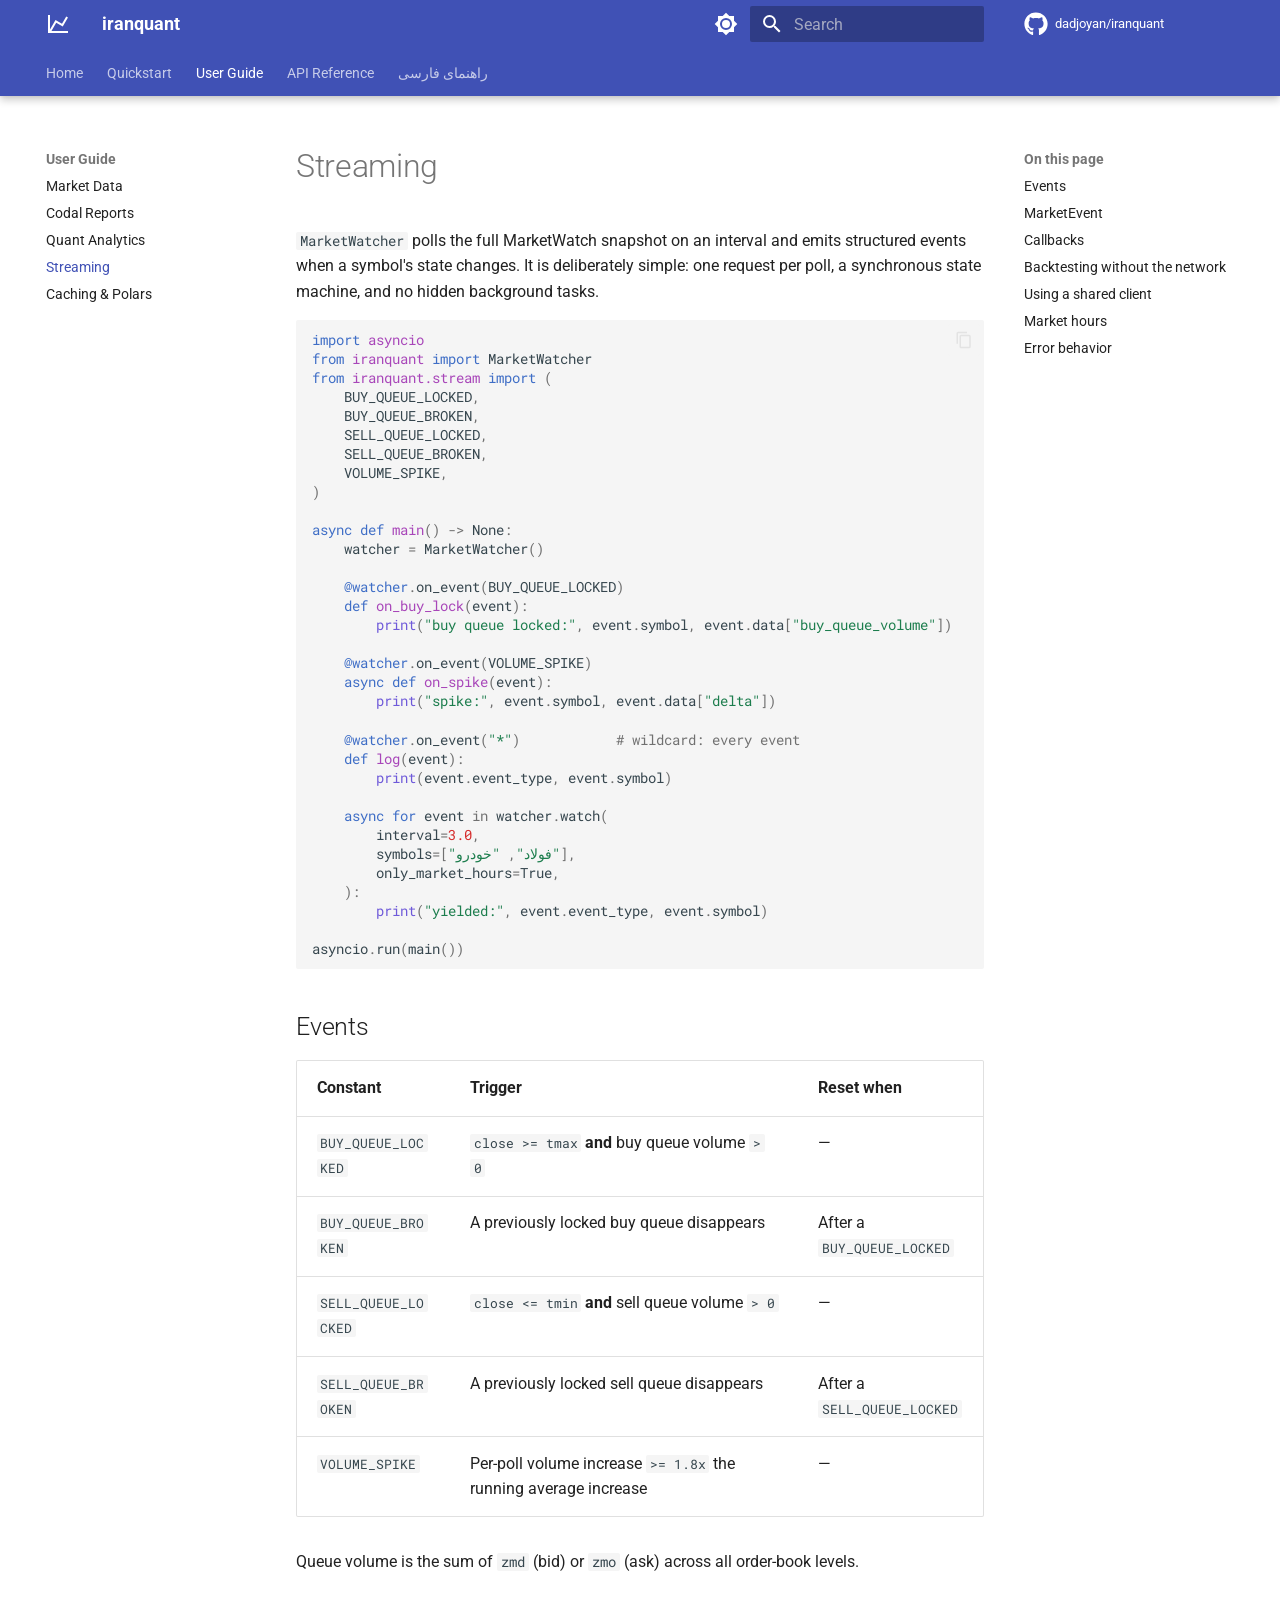
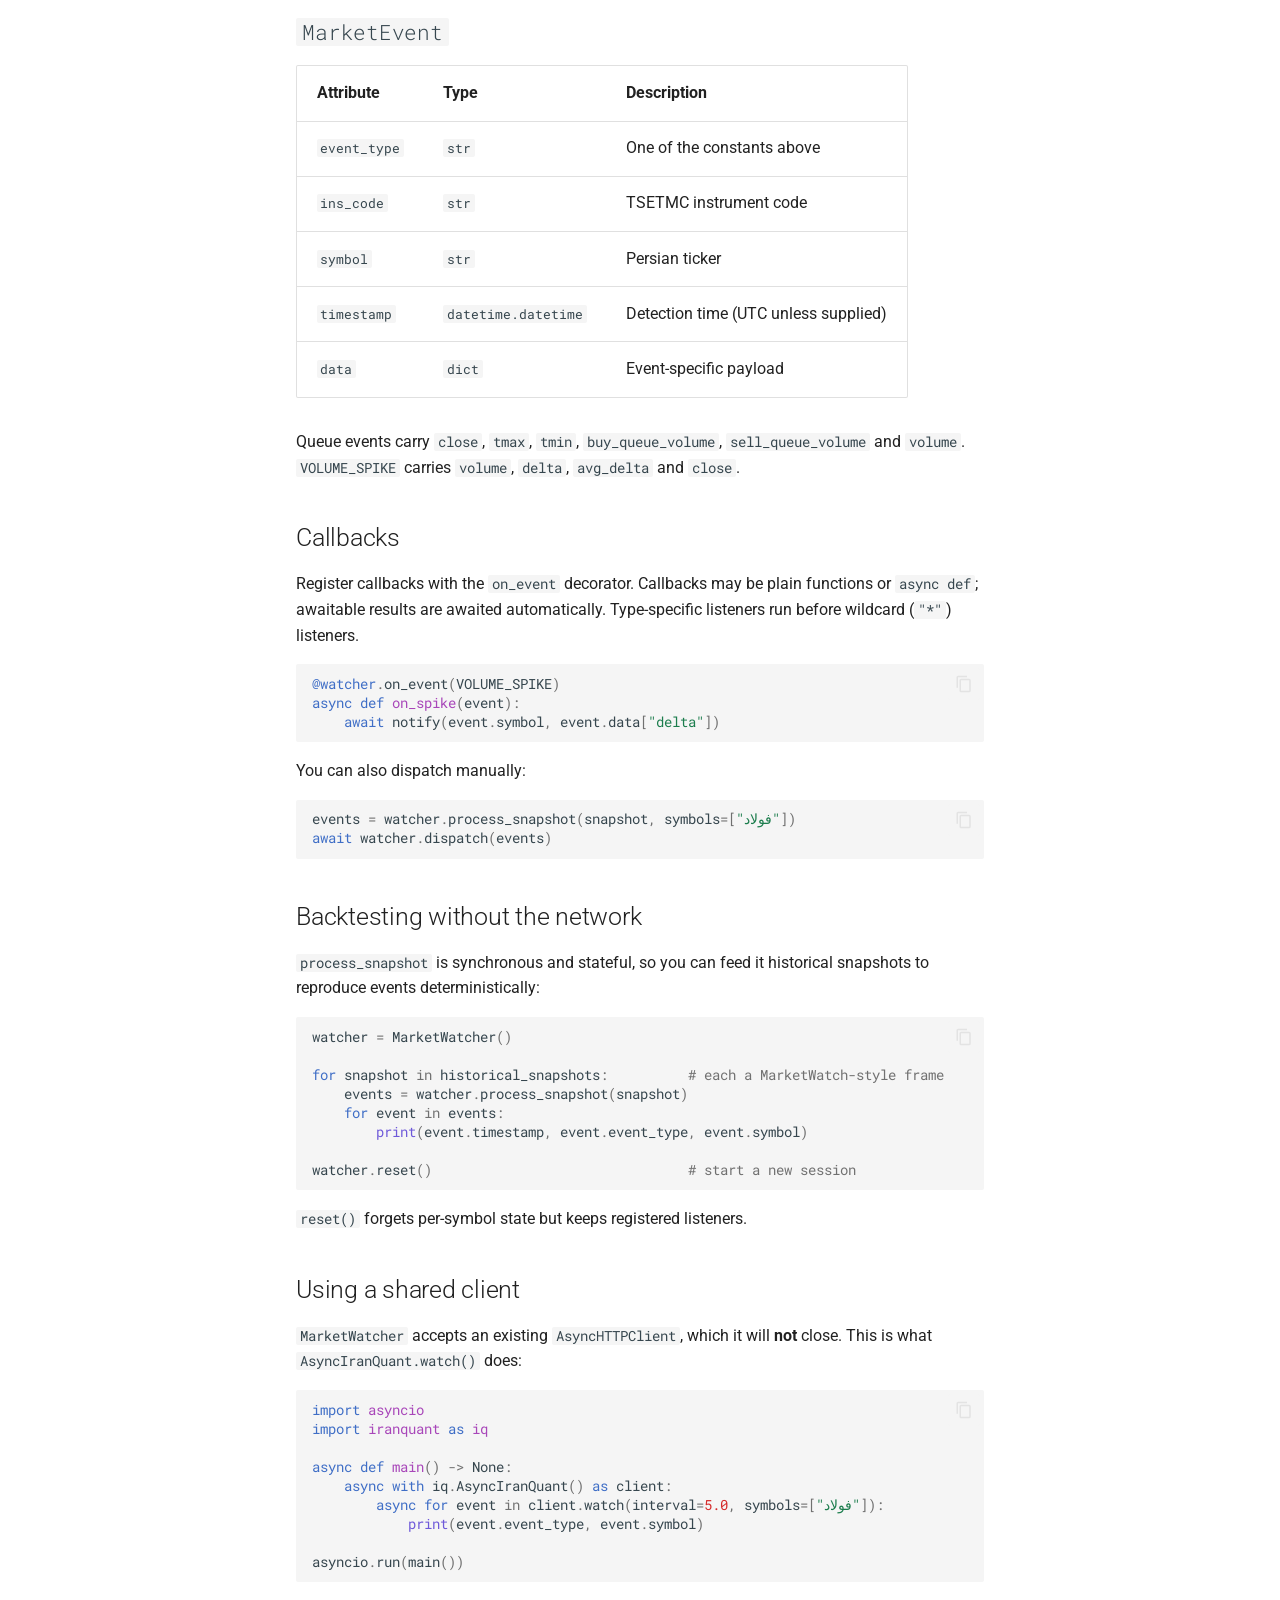
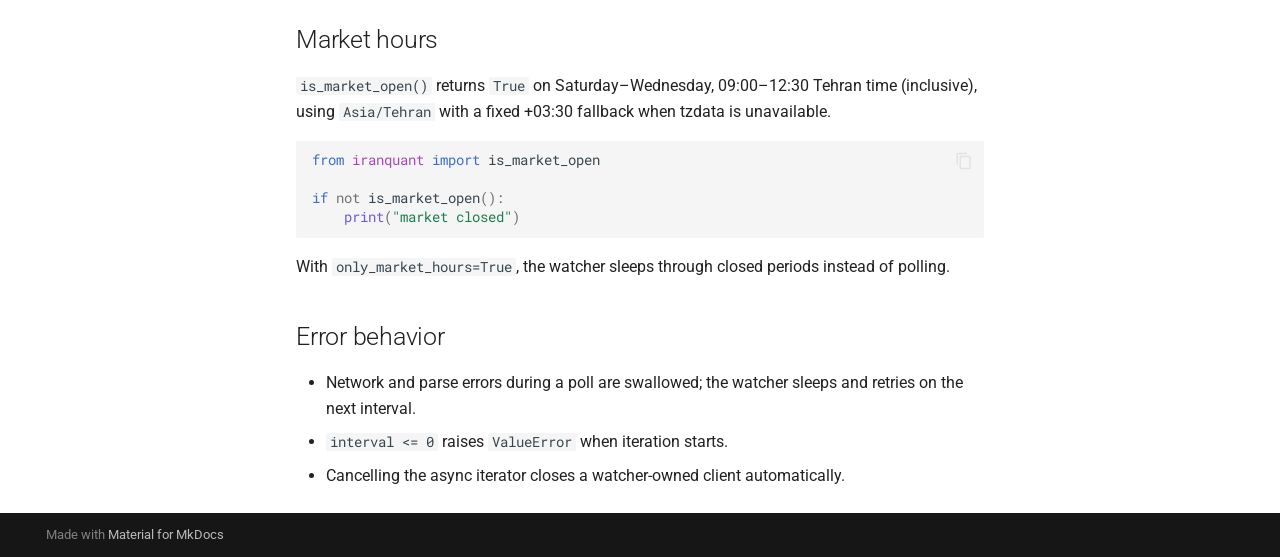
<file: guide/streaming/index.html>
<!doctype html>
<html lang="en" class="no-js">
  <head>
    
      <meta charset="utf-8">
      <meta name="viewport" content="width=device-width,initial-scale=1">
      
        <meta name="description" content="Async-first TSETMC and Codal market-data client for the Iranian capital market">
      
      
        <meta name="author" content="Saeed Dadjoyan Aghdami">
      
      
        <link rel="canonical" href="https://dadjoyan.github.io/iranquant/guide/streaming/">
      
      
        <link rel="prev" href="../quant/">
      
      
        <link rel="next" href="../caching-and-polars/">
      
      
        
      
      
      <link rel="icon" href="../../assets/images/favicon.png">
      <meta name="generator" content="mkdocs-1.6.1, mkdocs-material-9.8.0">
    
    
      
        <title>Streaming - iranquant</title>
      
    
    
      <link rel="stylesheet" href="../../assets/stylesheets/main.57a0d79d.min.css">
      
        
        <link rel="stylesheet" href="../../assets/stylesheets/palette.fb2fffe2.min.css">
      
      


    
    
      
    
    
      
        
        
        <link rel="preconnect" href="https://fonts.gstatic.com" crossorigin>
        <link rel="stylesheet" href="https://fonts.googleapis.com/css?family=Roboto:300,300i,400,400i,700,700i%7CRoboto+Mono:400,400i,700,700i&display=fallback">
        <style>:root{--md-text-font:"Roboto";--md-code-font:"Roboto Mono"}</style>
      
    
    
      <link rel="stylesheet" href="../../assets/_mkdocstrings.css">
    
      <link rel="stylesheet" href="../../stylesheets/extra.css">
    
    <script>__md_scope=new URL("../..",location),__md_hash=e=>[...e].reduce(((e,_)=>(e<<5)-e+_.charCodeAt(0)),0),__md_get=(e,_=localStorage,t=__md_scope)=>JSON.parse(_.getItem(t.pathname+"."+e)),__md_set=(e,_,t=localStorage,a=__md_scope)=>{try{t.setItem(a.pathname+"."+e,JSON.stringify(_))}catch(e){}}</script>
    
      

    
    
  </head>
  
  
    
    
      
    
    
    
    
    <body dir="ltr" data-md-color-scheme="default" data-md-color-primary="indigo" data-md-color-accent="indigo">
  
    
    <input class="md-toggle" data-md-toggle="drawer" type="checkbox" id="__drawer" autocomplete="off">
    <input class="md-toggle" data-md-toggle="search" type="checkbox" id="__search" autocomplete="off">
    <label class="md-overlay" for="__drawer"></label>
    <div data-md-component="skip">
      
        
        <a href="#streaming" class="md-skip">
          Skip to content
        </a>
      
    </div>
    <div data-md-component="announce">
      
    </div>
    
    
      

  

<header class="md-header md-header--shadow md-header--lifted" data-md-component="header">
  <nav class="md-header__inner md-grid" aria-label="Header">
    <a href="../.." title="iranquant" class="md-header__button md-logo" aria-label="iranquant" data-md-component="logo">
      
  
  <svg xmlns="http://www.w3.org/2000/svg" viewBox="0 0 24 24"><path d="m16 11.78 4.24-7.33 1.73 1-5.23 9.05-6.51-3.75L5.46 19H22v2H2V3h2v14.54L9.5 8z"/></svg>

    </a>
    <label class="md-header__button md-icon" for="__drawer">
      
      <svg xmlns="http://www.w3.org/2000/svg" viewBox="0 0 24 24"><path d="M3 6h18v2H3zm0 5h18v2H3zm0 5h18v2H3z"/></svg>
    </label>
    <div class="md-header__title" data-md-component="header-title">
      <div class="md-header__ellipsis">
        <div class="md-header__topic">
          <span class="md-ellipsis">
            iranquant
          </span>
        </div>
        <div class="md-header__topic" data-md-component="header-topic">
          <span class="md-ellipsis">
            
              Streaming
            
          </span>
        </div>
      </div>
    </div>
    
      
        <form class="md-header__option" data-md-component="palette">
  
    
    
    
    <input class="md-option" data-md-color-media="(prefers-color-scheme: light)" data-md-color-scheme="default" data-md-color-primary="indigo" data-md-color-accent="indigo"  aria-label="Switch to dark mode"  type="radio" name="__palette" id="__palette_0">
    
      <label class="md-header__button md-icon" title="Switch to dark mode" for="__palette_1" hidden>
        <svg xmlns="http://www.w3.org/2000/svg" viewBox="0 0 24 24"><path d="M12 8a4 4 0 0 0-4 4 4 4 0 0 0 4 4 4 4 0 0 0 4-4 4 4 0 0 0-4-4m0 10a6 6 0 0 1-6-6 6 6 0 0 1 6-6 6 6 0 0 1 6 6 6 6 0 0 1-6 6m8-9.31V4h-4.69L12 .69 8.69 4H4v4.69L.69 12 4 15.31V20h4.69L12 23.31 15.31 20H20v-4.69L23.31 12z"/></svg>
      </label>
    
  
    
    
    
    <input class="md-option" data-md-color-media="(prefers-color-scheme: dark)" data-md-color-scheme="slate" data-md-color-primary="indigo" data-md-color-accent="indigo"  aria-label="Switch to light mode"  type="radio" name="__palette" id="__palette_1">
    
      <label class="md-header__button md-icon" title="Switch to light mode" for="__palette_0" hidden>
        <svg xmlns="http://www.w3.org/2000/svg" viewBox="0 0 24 24"><path d="M12 18c-.89 0-1.74-.2-2.5-.55C11.56 16.5 13 14.42 13 12s-1.44-4.5-3.5-5.45C10.26 6.2 11.11 6 12 6a6 6 0 0 1 6 6 6 6 0 0 1-6 6m8-9.31V4h-4.69L12 .69 8.69 4H4v4.69L.69 12 4 15.31V20h4.69L12 23.31 15.31 20H20v-4.69L23.31 12z"/></svg>
      </label>
    
  
</form>
      
    
    
      <script>var palette=__md_get("__palette");if(palette&&palette.color){if("(prefers-color-scheme)"===palette.color.media){var media=matchMedia("(prefers-color-scheme: light)"),input=document.querySelector(media.matches?"[data-md-color-media='(prefers-color-scheme: light)']":"[data-md-color-media='(prefers-color-scheme: dark)']");palette.color.media=input.getAttribute("data-md-color-media"),palette.color.scheme=input.getAttribute("data-md-color-scheme"),palette.color.primary=input.getAttribute("data-md-color-primary"),palette.color.accent=input.getAttribute("data-md-color-accent")}for(var[key,value]of Object.entries(palette.color))document.body.setAttribute("data-md-color-"+key,value)}</script>
    
    
    
      
      
        <label class="md-header__button md-icon" for="__search">
          
          <svg xmlns="http://www.w3.org/2000/svg" viewBox="0 0 24 24"><path d="M9.5 3A6.5 6.5 0 0 1 16 9.5c0 1.61-.59 3.09-1.56 4.23l.27.27h.79l5 5-1.5 1.5-5-5v-.79l-.27-.27A6.52 6.52 0 0 1 9.5 16 6.5 6.5 0 0 1 3 9.5 6.5 6.5 0 0 1 9.5 3m0 2C7 5 5 7 5 9.5S7 14 9.5 14 14 12 14 9.5 12 5 9.5 5"/></svg>
        </label>
        <div class="md-search" data-md-component="search" role="dialog">
  <label class="md-search__overlay" for="__search"></label>
  <div class="md-search__inner" role="search">
    <form class="md-search__form" name="search">
      <input type="text" class="md-search__input" name="query" aria-label="Search" placeholder="Search" autocapitalize="off" autocorrect="off" autocomplete="off" spellcheck="false" data-md-component="search-query" required>
      <label class="md-search__icon md-icon" for="__search">
        
        <svg xmlns="http://www.w3.org/2000/svg" viewBox="0 0 24 24"><path d="M9.5 3A6.5 6.5 0 0 1 16 9.5c0 1.61-.59 3.09-1.56 4.23l.27.27h.79l5 5-1.5 1.5-5-5v-.79l-.27-.27A6.52 6.52 0 0 1 9.5 16 6.5 6.5 0 0 1 3 9.5 6.5 6.5 0 0 1 9.5 3m0 2C7 5 5 7 5 9.5S7 14 9.5 14 14 12 14 9.5 12 5 9.5 5"/></svg>
        
        <svg xmlns="http://www.w3.org/2000/svg" viewBox="0 0 24 24"><path d="M20 11v2H8l5.5 5.5-1.42 1.42L4.16 12l7.92-7.92L13.5 5.5 8 11z"/></svg>
      </label>
      <nav class="md-search__options" aria-label="Search">
        
          <a href="javascript:void(0)" class="md-search__icon md-icon" title="Share" aria-label="Share" data-clipboard data-clipboard-text="" data-md-component="search-share" tabindex="-1">
            
            <svg xmlns="http://www.w3.org/2000/svg" viewBox="0 0 24 24"><path d="M18 16.08c-.76 0-1.44.3-1.96.77L8.91 12.7c.05-.23.09-.46.09-.7s-.04-.47-.09-.7l7.05-4.11c.54.5 1.25.81 2.04.81a3 3 0 0 0 3-3 3 3 0 0 0-3-3 3 3 0 0 0-3 3c0 .24.04.47.09.7L8.04 9.81C7.5 9.31 6.79 9 6 9a3 3 0 0 0-3 3 3 3 0 0 0 3 3c.79 0 1.5-.31 2.04-.81l7.12 4.15c-.05.21-.08.43-.08.66 0 1.61 1.31 2.91 2.92 2.91s2.92-1.3 2.92-2.91A2.92 2.92 0 0 0 18 16.08"/></svg>
          </a>
        
        <button type="reset" class="md-search__icon md-icon" title="Clear" aria-label="Clear" tabindex="-1">
          
          <svg xmlns="http://www.w3.org/2000/svg" viewBox="0 0 24 24"><path d="M19 6.41 17.59 5 12 10.59 6.41 5 5 6.41 10.59 12 5 17.59 6.41 19 12 13.41 17.59 19 19 17.59 13.41 12z"/></svg>
        </button>
      </nav>
      
        <div class="md-search__suggest" data-md-component="search-suggest"></div>
      
    </form>
    <div class="md-search__output">
      <div class="md-search__scrollwrap" tabindex="0" data-md-scrollfix>
        <div class="md-search-result" data-md-component="search-result">
          <div class="md-search-result__meta">
            Initializing search
          </div>
          <ol class="md-search-result__list" role="presentation"></ol>
        </div>
      </div>
    </div>
  </div>
</div>
      
    
    
      <div class="md-header__source">
        <a href="https://github.com/dadjoyan/iranquant" title="Go to repository" class="md-source" data-md-component="source">
  <div class="md-source__icon md-icon">
    
    <svg xmlns="http://www.w3.org/2000/svg" viewBox="0 0 512 512"><!--! Font Awesome Free 7.1.0 by @fontawesome - https://fontawesome.com License - https://fontawesome.com/license/free (Icons: CC BY 4.0, Fonts: SIL OFL 1.1, Code: MIT License) Copyright 2025 Fonticons, Inc.--><path d="M173.9 397.4c0 2-2.3 3.6-5.2 3.6-3.3.3-5.6-1.3-5.6-3.6 0-2 2.3-3.6 5.2-3.6 3-.3 5.6 1.3 5.6 3.6m-31.1-4.5c-.7 2 1.3 4.3 4.3 4.9 2.6 1 5.6 0 6.2-2s-1.3-4.3-4.3-5.2c-2.6-.7-5.5.3-6.2 2.3m44.2-1.7c-2.9.7-4.9 2.6-4.6 4.9.3 2 2.9 3.3 5.9 2.6 2.9-.7 4.9-2.6 4.6-4.6-.3-1.9-3-3.2-5.9-2.9M252.8 8C114.1 8 8 113.3 8 252c0 110.9 69.8 205.8 169.5 239.2 12.8 2.3 17.3-5.6 17.3-12.1 0-6.2-.3-40.4-.3-61.4 0 0-70 15-84.7-29.8 0 0-11.4-29.1-27.8-36.6 0 0-22.9-15.7 1.6-15.4 0 0 24.9 2 38.6 25.8 21.9 38.6 58.6 27.5 72.9 20.9 2.3-16 8.8-27.1 16-33.7-55.9-6.2-112.3-14.3-112.3-110.5 0-27.5 7.6-41.3 23.6-58.9-2.6-6.5-11.1-33.3 2.6-67.9 20.9-6.5 69 27 69 27 20-5.6 41.5-8.5 62.8-8.5s42.8 2.9 62.8 8.5c0 0 48.1-33.6 69-27 13.7 34.7 5.2 61.4 2.6 67.9 16 17.7 25.8 31.5 25.8 58.9 0 96.5-58.9 104.2-114.8 110.5 9.2 7.9 17 22.9 17 46.4 0 33.7-.3 75.4-.3 83.6 0 6.5 4.6 14.4 17.3 12.1C436.2 457.8 504 362.9 504 252 504 113.3 391.5 8 252.8 8M105.2 352.9c-1.3 1-1 3.3.7 5.2 1.6 1.6 3.9 2.3 5.2 1 1.3-1 1-3.3-.7-5.2-1.6-1.6-3.9-2.3-5.2-1m-10.8-8.1c-.7 1.3.3 2.9 2.3 3.9 1.6 1 3.6.7 4.3-.7.7-1.3-.3-2.9-2.3-3.9-2-.6-3.6-.3-4.3.7m32.4 35.6c-1.6 1.3-1 4.3 1.3 6.2 2.3 2.3 5.2 2.6 6.5 1 1.3-1.3.7-4.3-1.3-6.2-2.2-2.3-5.2-2.6-6.5-1m-11.4-14.7c-1.6 1-1.6 3.6 0 5.9s4.3 3.3 5.6 2.3c1.6-1.3 1.6-3.9 0-6.2-1.4-2.3-4-3.3-5.6-2"/></svg>
  </div>
  <div class="md-source__repository">
    dadjoyan/iranquant
  </div>
</a>
      </div>
    
  </nav>
  
    
      
<nav class="md-tabs" aria-label="Tabs" data-md-component="tabs">
  <div class="md-grid">
    <ul class="md-tabs__list">
      
        
  
  
  
  
    <li class="md-tabs__item">
      <a href="../.." class="md-tabs__link">
        
  
  
    
  
  Home

      </a>
    </li>
  

      
        
  
  
  
  
    <li class="md-tabs__item">
      <a href="../../quickstart/" class="md-tabs__link">
        
  
  
    
  
  Quickstart

      </a>
    </li>
  

      
        
  
  
  
    
  
  
    
    
      <li class="md-tabs__item md-tabs__item--active">
        <a href="../market/" class="md-tabs__link">
          
  
  
    
  
  User Guide

        </a>
      </li>
    
  

      
        
  
  
  
  
    
    
      <li class="md-tabs__item">
        <a href="../../reference/top-level/" class="md-tabs__link">
          
  
  
    
  
  API Reference

        </a>
      </li>
    
  

      
        
  
  
  
  
    <li class="md-tabs__item">
      <a href="../../fa/" class="md-tabs__link">
        
  
  
    
  
  راهنمای فارسی

      </a>
    </li>
  

      
    </ul>
  </div>
</nav>
    
  
</header>
    
    <div class="md-container" data-md-component="container">
      
      
        
      
      <main class="md-main" data-md-component="main">
        <div class="md-main__inner md-grid">
          
            
              
              <div class="md-sidebar md-sidebar--primary" data-md-component="sidebar" data-md-type="navigation" >
                <div class="md-sidebar__scrollwrap">
                  <div class="md-sidebar__inner">
                    


  


<nav class="md-nav md-nav--primary md-nav--lifted" aria-label="Navigation" data-md-level="0">
  <label class="md-nav__title" for="__drawer">
    <a href="../.." title="iranquant" class="md-nav__button md-logo" aria-label="iranquant" data-md-component="logo">
      
  
  <svg xmlns="http://www.w3.org/2000/svg" viewBox="0 0 24 24"><path d="m16 11.78 4.24-7.33 1.73 1-5.23 9.05-6.51-3.75L5.46 19H22v2H2V3h2v14.54L9.5 8z"/></svg>

    </a>
    iranquant
  </label>
  
    <div class="md-nav__source">
      <a href="https://github.com/dadjoyan/iranquant" title="Go to repository" class="md-source" data-md-component="source">
  <div class="md-source__icon md-icon">
    
    <svg xmlns="http://www.w3.org/2000/svg" viewBox="0 0 512 512"><!--! Font Awesome Free 7.1.0 by @fontawesome - https://fontawesome.com License - https://fontawesome.com/license/free (Icons: CC BY 4.0, Fonts: SIL OFL 1.1, Code: MIT License) Copyright 2025 Fonticons, Inc.--><path d="M173.9 397.4c0 2-2.3 3.6-5.2 3.6-3.3.3-5.6-1.3-5.6-3.6 0-2 2.3-3.6 5.2-3.6 3-.3 5.6 1.3 5.6 3.6m-31.1-4.5c-.7 2 1.3 4.3 4.3 4.9 2.6 1 5.6 0 6.2-2s-1.3-4.3-4.3-5.2c-2.6-.7-5.5.3-6.2 2.3m44.2-1.7c-2.9.7-4.9 2.6-4.6 4.9.3 2 2.9 3.3 5.9 2.6 2.9-.7 4.9-2.6 4.6-4.6-.3-1.9-3-3.2-5.9-2.9M252.8 8C114.1 8 8 113.3 8 252c0 110.9 69.8 205.8 169.5 239.2 12.8 2.3 17.3-5.6 17.3-12.1 0-6.2-.3-40.4-.3-61.4 0 0-70 15-84.7-29.8 0 0-11.4-29.1-27.8-36.6 0 0-22.9-15.7 1.6-15.4 0 0 24.9 2 38.6 25.8 21.9 38.6 58.6 27.5 72.9 20.9 2.3-16 8.8-27.1 16-33.7-55.9-6.2-112.3-14.3-112.3-110.5 0-27.5 7.6-41.3 23.6-58.9-2.6-6.5-11.1-33.3 2.6-67.9 20.9-6.5 69 27 69 27 20-5.6 41.5-8.5 62.8-8.5s42.8 2.9 62.8 8.5c0 0 48.1-33.6 69-27 13.7 34.7 5.2 61.4 2.6 67.9 16 17.7 25.8 31.5 25.8 58.9 0 96.5-58.9 104.2-114.8 110.5 9.2 7.9 17 22.9 17 46.4 0 33.7-.3 75.4-.3 83.6 0 6.5 4.6 14.4 17.3 12.1C436.2 457.8 504 362.9 504 252 504 113.3 391.5 8 252.8 8M105.2 352.9c-1.3 1-1 3.3.7 5.2 1.6 1.6 3.9 2.3 5.2 1 1.3-1 1-3.3-.7-5.2-1.6-1.6-3.9-2.3-5.2-1m-10.8-8.1c-.7 1.3.3 2.9 2.3 3.9 1.6 1 3.6.7 4.3-.7.7-1.3-.3-2.9-2.3-3.9-2-.6-3.6-.3-4.3.7m32.4 35.6c-1.6 1.3-1 4.3 1.3 6.2 2.3 2.3 5.2 2.6 6.5 1 1.3-1.3.7-4.3-1.3-6.2-2.2-2.3-5.2-2.6-6.5-1m-11.4-14.7c-1.6 1-1.6 3.6 0 5.9s4.3 3.3 5.6 2.3c1.6-1.3 1.6-3.9 0-6.2-1.4-2.3-4-3.3-5.6-2"/></svg>
  </div>
  <div class="md-source__repository">
    dadjoyan/iranquant
  </div>
</a>
    </div>
  
  <ul class="md-nav__list" data-md-scrollfix>
    
      
      
  
  
  
  
    <li class="md-nav__item">
      <a href="../.." class="md-nav__link">
        
  
  
  <span class="md-ellipsis">
    
  
    Home
  

    
  </span>
  
  

      </a>
    </li>
  

    
      
      
  
  
  
  
    <li class="md-nav__item">
      <a href="../../quickstart/" class="md-nav__link">
        
  
  
  <span class="md-ellipsis">
    
  
    Quickstart
  

    
  </span>
  
  

      </a>
    </li>
  

    
      
      
  
  
    
  
  
  
    
    
      
        
      
        
      
        
      
        
      
        
      
    
    
    
      
        
        
      
      
        
      
    
    
    <li class="md-nav__item md-nav__item--active md-nav__item--section md-nav__item--nested">
      
        
        
        <input class="md-nav__toggle md-toggle " type="checkbox" id="__nav_3" checked>
        
          
          <label class="md-nav__link" for="__nav_3" id="__nav_3_label" tabindex="">
            
  
  
  <span class="md-ellipsis">
    
  
    User Guide
  

    
  </span>
  
  

            <span class="md-nav__icon md-icon"></span>
          </label>
        
        <nav class="md-nav" data-md-level="1" aria-labelledby="__nav_3_label" aria-expanded="true">
          <label class="md-nav__title" for="__nav_3">
            <span class="md-nav__icon md-icon"></span>
            
  
    User Guide
  

          </label>
          <ul class="md-nav__list" data-md-scrollfix>
            
              
                
  
  
  
  
    <li class="md-nav__item">
      <a href="../market/" class="md-nav__link">
        
  
  
  <span class="md-ellipsis">
    
  
    Market Data
  

    
  </span>
  
  

      </a>
    </li>
  

              
            
              
                
  
  
  
  
    <li class="md-nav__item">
      <a href="../codal/" class="md-nav__link">
        
  
  
  <span class="md-ellipsis">
    
  
    Codal Reports
  

    
  </span>
  
  

      </a>
    </li>
  

              
            
              
                
  
  
  
  
    <li class="md-nav__item">
      <a href="../quant/" class="md-nav__link">
        
  
  
  <span class="md-ellipsis">
    
  
    Quant Analytics
  

    
  </span>
  
  

      </a>
    </li>
  

              
            
              
                
  
  
    
  
  
  
    <li class="md-nav__item md-nav__item--active">
      
      <input class="md-nav__toggle md-toggle" type="checkbox" id="__toc">
      
      
        
      
      
        <label class="md-nav__link md-nav__link--active" for="__toc">
          
  
  
  <span class="md-ellipsis">
    
  
    Streaming
  

    
  </span>
  
  

          <span class="md-nav__icon md-icon"></span>
        </label>
      
      <a href="./" class="md-nav__link md-nav__link--active">
        
  
  
  <span class="md-ellipsis">
    
  
    Streaming
  

    
  </span>
  
  

      </a>
      
        

  

<nav class="md-nav md-nav--secondary" aria-label="On this page">
  
  
  
    
  
  
    <label class="md-nav__title" for="__toc">
      <span class="md-nav__icon md-icon"></span>
      On this page
    </label>
    <ul class="md-nav__list" data-md-component="toc" data-md-scrollfix>
      
        <li class="md-nav__item">
  <a href="#events" class="md-nav__link">
    <span class="md-ellipsis">
      
        Events
      
    </span>
  </a>
  
</li>
      
        <li class="md-nav__item">
  <a href="#marketevent" class="md-nav__link">
    <span class="md-ellipsis">
      
        MarketEvent
      
    </span>
  </a>
  
</li>
      
        <li class="md-nav__item">
  <a href="#callbacks" class="md-nav__link">
    <span class="md-ellipsis">
      
        Callbacks
      
    </span>
  </a>
  
</li>
      
        <li class="md-nav__item">
  <a href="#backtesting-without-the-network" class="md-nav__link">
    <span class="md-ellipsis">
      
        Backtesting without the network
      
    </span>
  </a>
  
</li>
      
        <li class="md-nav__item">
  <a href="#using-a-shared-client" class="md-nav__link">
    <span class="md-ellipsis">
      
        Using a shared client
      
    </span>
  </a>
  
</li>
      
        <li class="md-nav__item">
  <a href="#market-hours" class="md-nav__link">
    <span class="md-ellipsis">
      
        Market hours
      
    </span>
  </a>
  
</li>
      
        <li class="md-nav__item">
  <a href="#error-behavior" class="md-nav__link">
    <span class="md-ellipsis">
      
        Error behavior
      
    </span>
  </a>
  
</li>
      
    </ul>
  
</nav>
      
    </li>
  

              
            
              
                
  
  
  
  
    <li class="md-nav__item">
      <a href="../caching-and-polars/" class="md-nav__link">
        
  
  
  <span class="md-ellipsis">
    
  
    Caching & Polars
  

    
  </span>
  
  

      </a>
    </li>
  

              
            
          </ul>
        </nav>
      
    </li>
  

    
      
      
  
  
  
  
    
    
      
        
      
        
      
        
      
        
      
        
      
    
    
    
      
      
        
      
    
    
    <li class="md-nav__item md-nav__item--nested">
      
        
        
        <input class="md-nav__toggle md-toggle " type="checkbox" id="__nav_4" >
        
          
          <label class="md-nav__link" for="__nav_4" id="__nav_4_label" tabindex="0">
            
  
  
  <span class="md-ellipsis">
    
  
    API Reference
  

    
  </span>
  
  

            <span class="md-nav__icon md-icon"></span>
          </label>
        
        <nav class="md-nav" data-md-level="1" aria-labelledby="__nav_4_label" aria-expanded="false">
          <label class="md-nav__title" for="__nav_4">
            <span class="md-nav__icon md-icon"></span>
            
  
    API Reference
  

          </label>
          <ul class="md-nav__list" data-md-scrollfix>
            
              
                
  
  
  
  
    <li class="md-nav__item">
      <a href="../../reference/top-level/" class="md-nav__link">
        
  
  
  <span class="md-ellipsis">
    
  
    Top-level
  

    
  </span>
  
  

      </a>
    </li>
  

              
            
              
                
  
  
  
  
    <li class="md-nav__item">
      <a href="../../reference/market/" class="md-nav__link">
        
  
  
  <span class="md-ellipsis">
    
  
    Market
  

    
  </span>
  
  

      </a>
    </li>
  

              
            
              
                
  
  
  
  
    <li class="md-nav__item">
      <a href="../../reference/codal/" class="md-nav__link">
        
  
  
  <span class="md-ellipsis">
    
  
    Codal
  

    
  </span>
  
  

      </a>
    </li>
  

              
            
              
                
  
  
  
  
    <li class="md-nav__item">
      <a href="../../reference/quant/" class="md-nav__link">
        
  
  
  <span class="md-ellipsis">
    
  
    Quant
  

    
  </span>
  
  

      </a>
    </li>
  

              
            
              
                
  
  
  
  
    <li class="md-nav__item">
      <a href="../../reference/stream/" class="md-nav__link">
        
  
  
  <span class="md-ellipsis">
    
  
    Stream
  

    
  </span>
  
  

      </a>
    </li>
  

              
            
          </ul>
        </nav>
      
    </li>
  

    
      
      
  
  
  
  
    <li class="md-nav__item">
      <a href="../../fa/" class="md-nav__link">
        
  
  
  <span class="md-ellipsis">
    
  
    راهنمای فارسی
  

    
  </span>
  
  

      </a>
    </li>
  

    
  </ul>
</nav>
                  </div>
                </div>
              </div>
            
            
              
              <div class="md-sidebar md-sidebar--secondary" data-md-component="sidebar" data-md-type="toc" >
                <div class="md-sidebar__scrollwrap">
                  <div class="md-sidebar__inner">
                    

  

<nav class="md-nav md-nav--secondary" aria-label="On this page">
  
  
  
    
  
  
    <label class="md-nav__title" for="__toc">
      <span class="md-nav__icon md-icon"></span>
      On this page
    </label>
    <ul class="md-nav__list" data-md-component="toc" data-md-scrollfix>
      
        <li class="md-nav__item">
  <a href="#events" class="md-nav__link">
    <span class="md-ellipsis">
      
        Events
      
    </span>
  </a>
  
</li>
      
        <li class="md-nav__item">
  <a href="#marketevent" class="md-nav__link">
    <span class="md-ellipsis">
      
        MarketEvent
      
    </span>
  </a>
  
</li>
      
        <li class="md-nav__item">
  <a href="#callbacks" class="md-nav__link">
    <span class="md-ellipsis">
      
        Callbacks
      
    </span>
  </a>
  
</li>
      
        <li class="md-nav__item">
  <a href="#backtesting-without-the-network" class="md-nav__link">
    <span class="md-ellipsis">
      
        Backtesting without the network
      
    </span>
  </a>
  
</li>
      
        <li class="md-nav__item">
  <a href="#using-a-shared-client" class="md-nav__link">
    <span class="md-ellipsis">
      
        Using a shared client
      
    </span>
  </a>
  
</li>
      
        <li class="md-nav__item">
  <a href="#market-hours" class="md-nav__link">
    <span class="md-ellipsis">
      
        Market hours
      
    </span>
  </a>
  
</li>
      
        <li class="md-nav__item">
  <a href="#error-behavior" class="md-nav__link">
    <span class="md-ellipsis">
      
        Error behavior
      
    </span>
  </a>
  
</li>
      
    </ul>
  
</nav>
                  </div>
                </div>
              </div>
            
          
          
            <div class="md-content" data-md-component="content">
              
              <article class="md-content__inner md-typeset">
                
                  


  
  


<h1 id="streaming">Streaming<a class="headerlink" href="#streaming" title="Permanent link">&para;</a></h1>
<p><code>MarketWatcher</code> polls the full MarketWatch snapshot on an interval and emits
structured events when a symbol's state changes. It is deliberately simple:
one request per poll, a synchronous state machine, and no hidden background
tasks.</p>
<div class="language-python highlight"><pre><span></span><code><span id="__span-0-1"><a id="__codelineno-0-1" name="__codelineno-0-1" href="#__codelineno-0-1"></a><span class="kn">import</span><span class="w"> </span><span class="nn">asyncio</span>
</span><span id="__span-0-2"><a id="__codelineno-0-2" name="__codelineno-0-2" href="#__codelineno-0-2"></a><span class="kn">from</span><span class="w"> </span><span class="nn">iranquant</span><span class="w"> </span><span class="kn">import</span> <span class="n">MarketWatcher</span>
</span><span id="__span-0-3"><a id="__codelineno-0-3" name="__codelineno-0-3" href="#__codelineno-0-3"></a><span class="kn">from</span><span class="w"> </span><span class="nn">iranquant.stream</span><span class="w"> </span><span class="kn">import</span> <span class="p">(</span>
</span><span id="__span-0-4"><a id="__codelineno-0-4" name="__codelineno-0-4" href="#__codelineno-0-4"></a>    <span class="n">BUY_QUEUE_LOCKED</span><span class="p">,</span>
</span><span id="__span-0-5"><a id="__codelineno-0-5" name="__codelineno-0-5" href="#__codelineno-0-5"></a>    <span class="n">BUY_QUEUE_BROKEN</span><span class="p">,</span>
</span><span id="__span-0-6"><a id="__codelineno-0-6" name="__codelineno-0-6" href="#__codelineno-0-6"></a>    <span class="n">SELL_QUEUE_LOCKED</span><span class="p">,</span>
</span><span id="__span-0-7"><a id="__codelineno-0-7" name="__codelineno-0-7" href="#__codelineno-0-7"></a>    <span class="n">SELL_QUEUE_BROKEN</span><span class="p">,</span>
</span><span id="__span-0-8"><a id="__codelineno-0-8" name="__codelineno-0-8" href="#__codelineno-0-8"></a>    <span class="n">VOLUME_SPIKE</span><span class="p">,</span>
</span><span id="__span-0-9"><a id="__codelineno-0-9" name="__codelineno-0-9" href="#__codelineno-0-9"></a><span class="p">)</span>
</span><span id="__span-0-10"><a id="__codelineno-0-10" name="__codelineno-0-10" href="#__codelineno-0-10"></a>
</span><span id="__span-0-11"><a id="__codelineno-0-11" name="__codelineno-0-11" href="#__codelineno-0-11"></a><span class="k">async</span> <span class="k">def</span><span class="w"> </span><span class="nf">main</span><span class="p">()</span> <span class="o">-&gt;</span> <span class="kc">None</span><span class="p">:</span>
</span><span id="__span-0-12"><a id="__codelineno-0-12" name="__codelineno-0-12" href="#__codelineno-0-12"></a>    <span class="n">watcher</span> <span class="o">=</span> <span class="n">MarketWatcher</span><span class="p">()</span>
</span><span id="__span-0-13"><a id="__codelineno-0-13" name="__codelineno-0-13" href="#__codelineno-0-13"></a>
</span><span id="__span-0-14"><a id="__codelineno-0-14" name="__codelineno-0-14" href="#__codelineno-0-14"></a>    <span class="nd">@watcher</span><span class="o">.</span><span class="n">on_event</span><span class="p">(</span><span class="n">BUY_QUEUE_LOCKED</span><span class="p">)</span>
</span><span id="__span-0-15"><a id="__codelineno-0-15" name="__codelineno-0-15" href="#__codelineno-0-15"></a>    <span class="k">def</span><span class="w"> </span><span class="nf">on_buy_lock</span><span class="p">(</span><span class="n">event</span><span class="p">):</span>
</span><span id="__span-0-16"><a id="__codelineno-0-16" name="__codelineno-0-16" href="#__codelineno-0-16"></a>        <span class="nb">print</span><span class="p">(</span><span class="s2">"buy queue locked:"</span><span class="p">,</span> <span class="n">event</span><span class="o">.</span><span class="n">symbol</span><span class="p">,</span> <span class="n">event</span><span class="o">.</span><span class="n">data</span><span class="p">[</span><span class="s2">"buy_queue_volume"</span><span class="p">])</span>
</span><span id="__span-0-17"><a id="__codelineno-0-17" name="__codelineno-0-17" href="#__codelineno-0-17"></a>
</span><span id="__span-0-18"><a id="__codelineno-0-18" name="__codelineno-0-18" href="#__codelineno-0-18"></a>    <span class="nd">@watcher</span><span class="o">.</span><span class="n">on_event</span><span class="p">(</span><span class="n">VOLUME_SPIKE</span><span class="p">)</span>
</span><span id="__span-0-19"><a id="__codelineno-0-19" name="__codelineno-0-19" href="#__codelineno-0-19"></a>    <span class="k">async</span> <span class="k">def</span><span class="w"> </span><span class="nf">on_spike</span><span class="p">(</span><span class="n">event</span><span class="p">):</span>
</span><span id="__span-0-20"><a id="__codelineno-0-20" name="__codelineno-0-20" href="#__codelineno-0-20"></a>        <span class="nb">print</span><span class="p">(</span><span class="s2">"spike:"</span><span class="p">,</span> <span class="n">event</span><span class="o">.</span><span class="n">symbol</span><span class="p">,</span> <span class="n">event</span><span class="o">.</span><span class="n">data</span><span class="p">[</span><span class="s2">"delta"</span><span class="p">])</span>
</span><span id="__span-0-21"><a id="__codelineno-0-21" name="__codelineno-0-21" href="#__codelineno-0-21"></a>
</span><span id="__span-0-22"><a id="__codelineno-0-22" name="__codelineno-0-22" href="#__codelineno-0-22"></a>    <span class="nd">@watcher</span><span class="o">.</span><span class="n">on_event</span><span class="p">(</span><span class="s2">"*"</span><span class="p">)</span>            <span class="c1"># wildcard: every event</span>
</span><span id="__span-0-23"><a id="__codelineno-0-23" name="__codelineno-0-23" href="#__codelineno-0-23"></a>    <span class="k">def</span><span class="w"> </span><span class="nf">log</span><span class="p">(</span><span class="n">event</span><span class="p">):</span>
</span><span id="__span-0-24"><a id="__codelineno-0-24" name="__codelineno-0-24" href="#__codelineno-0-24"></a>        <span class="nb">print</span><span class="p">(</span><span class="n">event</span><span class="o">.</span><span class="n">event_type</span><span class="p">,</span> <span class="n">event</span><span class="o">.</span><span class="n">symbol</span><span class="p">)</span>
</span><span id="__span-0-25"><a id="__codelineno-0-25" name="__codelineno-0-25" href="#__codelineno-0-25"></a>
</span><span id="__span-0-26"><a id="__codelineno-0-26" name="__codelineno-0-26" href="#__codelineno-0-26"></a>    <span class="k">async</span> <span class="k">for</span> <span class="n">event</span> <span class="ow">in</span> <span class="n">watcher</span><span class="o">.</span><span class="n">watch</span><span class="p">(</span>
</span><span id="__span-0-27"><a id="__codelineno-0-27" name="__codelineno-0-27" href="#__codelineno-0-27"></a>        <span class="n">interval</span><span class="o">=</span><span class="mf">3.0</span><span class="p">,</span>
</span><span id="__span-0-28"><a id="__codelineno-0-28" name="__codelineno-0-28" href="#__codelineno-0-28"></a>        <span class="n">symbols</span><span class="o">=</span><span class="p">[</span><span class="s2">"فولاد"</span><span class="p">,</span> <span class="s2">"خودرو"</span><span class="p">],</span>
</span><span id="__span-0-29"><a id="__codelineno-0-29" name="__codelineno-0-29" href="#__codelineno-0-29"></a>        <span class="n">only_market_hours</span><span class="o">=</span><span class="kc">True</span><span class="p">,</span>
</span><span id="__span-0-30"><a id="__codelineno-0-30" name="__codelineno-0-30" href="#__codelineno-0-30"></a>    <span class="p">):</span>
</span><span id="__span-0-31"><a id="__codelineno-0-31" name="__codelineno-0-31" href="#__codelineno-0-31"></a>        <span class="nb">print</span><span class="p">(</span><span class="s2">"yielded:"</span><span class="p">,</span> <span class="n">event</span><span class="o">.</span><span class="n">event_type</span><span class="p">,</span> <span class="n">event</span><span class="o">.</span><span class="n">symbol</span><span class="p">)</span>
</span><span id="__span-0-32"><a id="__codelineno-0-32" name="__codelineno-0-32" href="#__codelineno-0-32"></a>
</span><span id="__span-0-33"><a id="__codelineno-0-33" name="__codelineno-0-33" href="#__codelineno-0-33"></a><span class="n">asyncio</span><span class="o">.</span><span class="n">run</span><span class="p">(</span><span class="n">main</span><span class="p">())</span>
</span></code></pre></div>
<h2 id="events">Events<a class="headerlink" href="#events" title="Permanent link">&para;</a></h2>
<table>
<thead>
<tr>
<th>Constant</th>
<th>Trigger</th>
<th>Reset when</th>
</tr>
</thead>
<tbody>
<tr>
<td><code>BUY_QUEUE_LOCKED</code></td>
<td><code>close &gt;= tmax</code> <strong>and</strong> buy queue volume <code>&gt; 0</code></td>
<td>—</td>
</tr>
<tr>
<td><code>BUY_QUEUE_BROKEN</code></td>
<td>A previously locked buy queue disappears</td>
<td>After a <code>BUY_QUEUE_LOCKED</code></td>
</tr>
<tr>
<td><code>SELL_QUEUE_LOCKED</code></td>
<td><code>close &lt;= tmin</code> <strong>and</strong> sell queue volume <code>&gt; 0</code></td>
<td>—</td>
</tr>
<tr>
<td><code>SELL_QUEUE_BROKEN</code></td>
<td>A previously locked sell queue disappears</td>
<td>After a <code>SELL_QUEUE_LOCKED</code></td>
</tr>
<tr>
<td><code>VOLUME_SPIKE</code></td>
<td>Per-poll volume increase <code>&gt;= 1.8x</code> the running average increase</td>
<td>—</td>
</tr>
</tbody>
</table>
<p>Queue volume is the sum of <code>zmd</code> (bid) or <code>zmo</code> (ask) across all order-book
levels.</p>
<h2 id="marketevent"><code>MarketEvent</code><a class="headerlink" href="#marketevent" title="Permanent link">&para;</a></h2>
<table>
<thead>
<tr>
<th>Attribute</th>
<th>Type</th>
<th>Description</th>
</tr>
</thead>
<tbody>
<tr>
<td><code>event_type</code></td>
<td><code>str</code></td>
<td>One of the constants above</td>
</tr>
<tr>
<td><code>ins_code</code></td>
<td><code>str</code></td>
<td>TSETMC instrument code</td>
</tr>
<tr>
<td><code>symbol</code></td>
<td><code>str</code></td>
<td>Persian ticker</td>
</tr>
<tr>
<td><code>timestamp</code></td>
<td><code>datetime.datetime</code></td>
<td>Detection time (UTC unless supplied)</td>
</tr>
<tr>
<td><code>data</code></td>
<td><code>dict</code></td>
<td>Event-specific payload</td>
</tr>
</tbody>
</table>
<p>Queue events carry <code>close</code>, <code>tmax</code>, <code>tmin</code>, <code>buy_queue_volume</code>,
<code>sell_queue_volume</code> and <code>volume</code>. <code>VOLUME_SPIKE</code> carries <code>volume</code>, <code>delta</code>,
<code>avg_delta</code> and <code>close</code>.</p>
<h2 id="callbacks">Callbacks<a class="headerlink" href="#callbacks" title="Permanent link">&para;</a></h2>
<p>Register callbacks with the <code>on_event</code> decorator. Callbacks may be plain
functions or <code>async def</code>; awaitable results are awaited automatically.
Type-specific listeners run before wildcard (<code>"*"</code>) listeners.</p>
<div class="language-python highlight"><pre><span></span><code><span id="__span-1-1"><a id="__codelineno-1-1" name="__codelineno-1-1" href="#__codelineno-1-1"></a><span class="nd">@watcher</span><span class="o">.</span><span class="n">on_event</span><span class="p">(</span><span class="n">VOLUME_SPIKE</span><span class="p">)</span>
</span><span id="__span-1-2"><a id="__codelineno-1-2" name="__codelineno-1-2" href="#__codelineno-1-2"></a><span class="k">async</span> <span class="k">def</span><span class="w"> </span><span class="nf">on_spike</span><span class="p">(</span><span class="n">event</span><span class="p">):</span>
</span><span id="__span-1-3"><a id="__codelineno-1-3" name="__codelineno-1-3" href="#__codelineno-1-3"></a>    <span class="k">await</span> <span class="n">notify</span><span class="p">(</span><span class="n">event</span><span class="o">.</span><span class="n">symbol</span><span class="p">,</span> <span class="n">event</span><span class="o">.</span><span class="n">data</span><span class="p">[</span><span class="s2">"delta"</span><span class="p">])</span>
</span></code></pre></div>
<p>You can also dispatch manually:</p>
<div class="language-python highlight"><pre><span></span><code><span id="__span-2-1"><a id="__codelineno-2-1" name="__codelineno-2-1" href="#__codelineno-2-1"></a><span class="n">events</span> <span class="o">=</span> <span class="n">watcher</span><span class="o">.</span><span class="n">process_snapshot</span><span class="p">(</span><span class="n">snapshot</span><span class="p">,</span> <span class="n">symbols</span><span class="o">=</span><span class="p">[</span><span class="s2">"فولاد"</span><span class="p">])</span>
</span><span id="__span-2-2"><a id="__codelineno-2-2" name="__codelineno-2-2" href="#__codelineno-2-2"></a><span class="k">await</span> <span class="n">watcher</span><span class="o">.</span><span class="n">dispatch</span><span class="p">(</span><span class="n">events</span><span class="p">)</span>
</span></code></pre></div>
<h2 id="backtesting-without-the-network">Backtesting without the network<a class="headerlink" href="#backtesting-without-the-network" title="Permanent link">&para;</a></h2>
<p><code>process_snapshot</code> is synchronous and stateful, so you can feed it historical
snapshots to reproduce events deterministically:</p>
<div class="language-python highlight"><pre><span></span><code><span id="__span-3-1"><a id="__codelineno-3-1" name="__codelineno-3-1" href="#__codelineno-3-1"></a><span class="n">watcher</span> <span class="o">=</span> <span class="n">MarketWatcher</span><span class="p">()</span>
</span><span id="__span-3-2"><a id="__codelineno-3-2" name="__codelineno-3-2" href="#__codelineno-3-2"></a>
</span><span id="__span-3-3"><a id="__codelineno-3-3" name="__codelineno-3-3" href="#__codelineno-3-3"></a><span class="k">for</span> <span class="n">snapshot</span> <span class="ow">in</span> <span class="n">historical_snapshots</span><span class="p">:</span>          <span class="c1"># each a MarketWatch-style frame</span>
</span><span id="__span-3-4"><a id="__codelineno-3-4" name="__codelineno-3-4" href="#__codelineno-3-4"></a>    <span class="n">events</span> <span class="o">=</span> <span class="n">watcher</span><span class="o">.</span><span class="n">process_snapshot</span><span class="p">(</span><span class="n">snapshot</span><span class="p">)</span>
</span><span id="__span-3-5"><a id="__codelineno-3-5" name="__codelineno-3-5" href="#__codelineno-3-5"></a>    <span class="k">for</span> <span class="n">event</span> <span class="ow">in</span> <span class="n">events</span><span class="p">:</span>
</span><span id="__span-3-6"><a id="__codelineno-3-6" name="__codelineno-3-6" href="#__codelineno-3-6"></a>        <span class="nb">print</span><span class="p">(</span><span class="n">event</span><span class="o">.</span><span class="n">timestamp</span><span class="p">,</span> <span class="n">event</span><span class="o">.</span><span class="n">event_type</span><span class="p">,</span> <span class="n">event</span><span class="o">.</span><span class="n">symbol</span><span class="p">)</span>
</span><span id="__span-3-7"><a id="__codelineno-3-7" name="__codelineno-3-7" href="#__codelineno-3-7"></a>
</span><span id="__span-3-8"><a id="__codelineno-3-8" name="__codelineno-3-8" href="#__codelineno-3-8"></a><span class="n">watcher</span><span class="o">.</span><span class="n">reset</span><span class="p">()</span>                                <span class="c1"># start a new session</span>
</span></code></pre></div>
<p><code>reset()</code> forgets per-symbol state but keeps registered listeners.</p>
<h2 id="using-a-shared-client">Using a shared client<a class="headerlink" href="#using-a-shared-client" title="Permanent link">&para;</a></h2>
<p><code>MarketWatcher</code> accepts an existing <code>AsyncHTTPClient</code>, which it will <strong>not</strong>
close. This is what <code>AsyncIranQuant.watch()</code> does:</p>
<div class="language-python highlight"><pre><span></span><code><span id="__span-4-1"><a id="__codelineno-4-1" name="__codelineno-4-1" href="#__codelineno-4-1"></a><span class="kn">import</span><span class="w"> </span><span class="nn">asyncio</span>
</span><span id="__span-4-2"><a id="__codelineno-4-2" name="__codelineno-4-2" href="#__codelineno-4-2"></a><span class="kn">import</span><span class="w"> </span><span class="nn">iranquant</span><span class="w"> </span><span class="k">as</span><span class="w"> </span><span class="nn">iq</span>
</span><span id="__span-4-3"><a id="__codelineno-4-3" name="__codelineno-4-3" href="#__codelineno-4-3"></a>
</span><span id="__span-4-4"><a id="__codelineno-4-4" name="__codelineno-4-4" href="#__codelineno-4-4"></a><span class="k">async</span> <span class="k">def</span><span class="w"> </span><span class="nf">main</span><span class="p">()</span> <span class="o">-&gt;</span> <span class="kc">None</span><span class="p">:</span>
</span><span id="__span-4-5"><a id="__codelineno-4-5" name="__codelineno-4-5" href="#__codelineno-4-5"></a>    <span class="k">async</span> <span class="k">with</span> <span class="n">iq</span><span class="o">.</span><span class="n">AsyncIranQuant</span><span class="p">()</span> <span class="k">as</span> <span class="n">client</span><span class="p">:</span>
</span><span id="__span-4-6"><a id="__codelineno-4-6" name="__codelineno-4-6" href="#__codelineno-4-6"></a>        <span class="k">async</span> <span class="k">for</span> <span class="n">event</span> <span class="ow">in</span> <span class="n">client</span><span class="o">.</span><span class="n">watch</span><span class="p">(</span><span class="n">interval</span><span class="o">=</span><span class="mf">5.0</span><span class="p">,</span> <span class="n">symbols</span><span class="o">=</span><span class="p">[</span><span class="s2">"فولاد"</span><span class="p">]):</span>
</span><span id="__span-4-7"><a id="__codelineno-4-7" name="__codelineno-4-7" href="#__codelineno-4-7"></a>            <span class="nb">print</span><span class="p">(</span><span class="n">event</span><span class="o">.</span><span class="n">event_type</span><span class="p">,</span> <span class="n">event</span><span class="o">.</span><span class="n">symbol</span><span class="p">)</span>
</span><span id="__span-4-8"><a id="__codelineno-4-8" name="__codelineno-4-8" href="#__codelineno-4-8"></a>
</span><span id="__span-4-9"><a id="__codelineno-4-9" name="__codelineno-4-9" href="#__codelineno-4-9"></a><span class="n">asyncio</span><span class="o">.</span><span class="n">run</span><span class="p">(</span><span class="n">main</span><span class="p">())</span>
</span></code></pre></div>
<h2 id="market-hours">Market hours<a class="headerlink" href="#market-hours" title="Permanent link">&para;</a></h2>
<p><code>is_market_open()</code> returns <code>True</code> on Saturday–Wednesday, 09:00–12:30 Tehran
time (inclusive), using <code>Asia/Tehran</code> with a fixed +03:30 fallback when tzdata
is unavailable.</p>
<div class="language-python highlight"><pre><span></span><code><span id="__span-5-1"><a id="__codelineno-5-1" name="__codelineno-5-1" href="#__codelineno-5-1"></a><span class="kn">from</span><span class="w"> </span><span class="nn">iranquant</span><span class="w"> </span><span class="kn">import</span> <span class="n">is_market_open</span>
</span><span id="__span-5-2"><a id="__codelineno-5-2" name="__codelineno-5-2" href="#__codelineno-5-2"></a>
</span><span id="__span-5-3"><a id="__codelineno-5-3" name="__codelineno-5-3" href="#__codelineno-5-3"></a><span class="k">if</span> <span class="ow">not</span> <span class="n">is_market_open</span><span class="p">():</span>
</span><span id="__span-5-4"><a id="__codelineno-5-4" name="__codelineno-5-4" href="#__codelineno-5-4"></a>    <span class="nb">print</span><span class="p">(</span><span class="s2">"market closed"</span><span class="p">)</span>
</span></code></pre></div>
<p>With <code>only_market_hours=True</code>, the watcher sleeps through closed periods
instead of polling.</p>
<h2 id="error-behavior">Error behavior<a class="headerlink" href="#error-behavior" title="Permanent link">&para;</a></h2>
<ul>
<li>Network and parse errors during a poll are swallowed; the watcher sleeps and
  retries on the next interval.</li>
<li><code>interval &lt;= 0</code> raises <code>ValueError</code> when iteration starts.</li>
<li>Cancelling the async iterator closes a watcher-owned client automatically.</li>
</ul>












                
              </article>
            </div>
          
          
<script>var target=document.getElementById(location.hash.slice(1));target&&target.name&&(target.checked=target.name.startsWith("__tabbed_"))</script>
        </div>
        
          <button type="button" class="md-top md-icon" data-md-component="top" hidden>
  
  <svg xmlns="http://www.w3.org/2000/svg" viewBox="0 0 24 24"><path d="M13 20h-2V8l-5.5 5.5-1.42-1.42L12 4.16l7.92 7.92-1.42 1.42L13 8z"/></svg>
  Back to top
</button>
        
      </main>
      
        <footer class="md-footer">
  
  <div class="md-footer-meta md-typeset">
    <div class="md-footer-meta__inner md-grid">
      <div class="md-copyright">
  
  
    Made with
    <a href="https://squidfunk.github.io/mkdocs-material/" target="_blank" rel="noopener">
      Material for MkDocs
    </a>
  
</div>
      
    </div>
  </div>
</footer>
      
    </div>
    <div class="md-dialog" data-md-component="dialog">
      <div class="md-dialog__inner md-typeset"></div>
    </div>
    
    
    
      
      
      <script id="__config" type="application/json">{"annotate": null, "base": "../..", "features": ["navigation.tabs", "navigation.tabs.sticky", "navigation.sections", "navigation.top", "navigation.indexes", "search.suggest", "search.highlight", "search.share", "content.code.copy", "content.code.annotate", "content.tooltips", "toc.follow"], "search": "../../assets/javascripts/workers/search.a7633da7.min.js", "tags": null, "translations": {"clipboard.copied": "Copied to clipboard", "clipboard.copy": "Copy to clipboard", "search.result.more.one": "1 more on this page", "search.result.more.other": "# more on this page", "search.result.none": "No matching documents", "search.result.one": "1 matching document", "search.result.other": "# matching documents", "search.result.placeholder": "Type to start searching", "search.result.term.missing": "Missing", "select.version": "Select version"}, "version": null}</script>
    
    
      <script src="../../assets/javascripts/bundle.c21346df.min.js"></script>
      
    
  </body>
</html>
</file>
<file: assets/_mkdocstrings.css>
/* Avoid breaking parameter names, etc. in table cells. */
.doc-contents td code {
  word-break: normal !important;
}

/* No line break before first paragraph of descriptions. */
.doc-md-description,
.doc-md-description>p:first-child {
  display: inline;
}

/* No text transformation from Material for MkDocs for H5 headings. */
.md-typeset h5 .doc-object-name {
  text-transform: none;
}

/* Max width for docstring sections tables. */
.doc .md-typeset__table,
.doc .md-typeset__table table {
  display: table !important;
  width: 100%;
}

.doc .md-typeset__table tr {
  display: table-row;
}

/* Defaults in Spacy table style. */
.doc-param-default,
.doc-type_param-default {
  float: right;
}

/* Parameter headings must be inline, not blocks. */
.doc-heading-parameter,
.doc-heading-type_parameter {
  display: inline;
}

/* Default font size for parameter headings. */
.md-typeset .doc-heading-parameter {
  font-size: inherit;
}

/* Prefer space on the right, not the left of parameter permalinks. */
.doc-heading-parameter .headerlink,
.doc-heading-type_parameter .headerlink {
  margin-left: 0 !important;
  margin-right: 0.2rem;
}

/* Backward-compatibility: docstring section titles in bold. */
.doc-section-title {
  font-weight: bold;
}

/* Backlinks crumb separator. */
.doc-backlink-crumb {
  display: inline-flex;
  gap: .2rem;
  white-space: nowrap;
  align-items: center;
  vertical-align: middle;
}
.doc-backlink-crumb:not(:first-child)::before {
  background-color: var(--md-default-fg-color--lighter);
  content: "";
  display: inline;
  height: 1rem;
  --md-path-icon: url('data:image/svg+xml;charset=utf-8,<svg xmlns="http://www.w3.org/2000/svg" viewBox="0 0 24 24"><path d="M8.59 16.58 13.17 12 8.59 7.41 10 6l6 6-6 6z"/></svg>');
  -webkit-mask-image: var(--md-path-icon);
  mask-image: var(--md-path-icon);
  width: 1rem;
}
.doc-backlink-crumb.last {
  font-weight: bold;
}

/* Symbols in Navigation and ToC. */
:root, :host,
[data-md-color-scheme="default"] {
  --doc-symbol-parameter-fg-color: #df50af;
  --doc-symbol-type_parameter-fg-color: #df50af;
  --doc-symbol-attribute-fg-color: #953800;
  --doc-symbol-function-fg-color: #8250df;
  --doc-symbol-method-fg-color: #8250df;
  --doc-symbol-class-fg-color: #0550ae;
  --doc-symbol-type_alias-fg-color: #0550ae;
  --doc-symbol-module-fg-color: #5cad0f;

  --doc-symbol-parameter-bg-color: #df50af1a;
  --doc-symbol-type_parameter-bg-color: #df50af1a;
  --doc-symbol-attribute-bg-color: #9538001a;
  --doc-symbol-function-bg-color: #8250df1a;
  --doc-symbol-method-bg-color: #8250df1a;
  --doc-symbol-class-bg-color: #0550ae1a;
  --doc-symbol-type_alias-bg-color: #0550ae1a;
  --doc-symbol-module-bg-color: #5cad0f1a;
}

[data-md-color-scheme="slate"] {
  --doc-symbol-parameter-fg-color: #ffa8cc;
  --doc-symbol-type_parameter-fg-color: #ffa8cc;
  --doc-symbol-attribute-fg-color: #ffa657;
  --doc-symbol-function-fg-color: #d2a8ff;
  --doc-symbol-method-fg-color: #d2a8ff;
  --doc-symbol-class-fg-color: #79c0ff;
  --doc-symbol-type_alias-fg-color: #79c0ff;
  --doc-symbol-module-fg-color: #baff79;

  --doc-symbol-parameter-bg-color: #ffa8cc1a;
  --doc-symbol-type_parameter-bg-color: #ffa8cc1a;
  --doc-symbol-attribute-bg-color: #ffa6571a;
  --doc-symbol-function-bg-color: #d2a8ff1a;
  --doc-symbol-method-bg-color: #d2a8ff1a;
  --doc-symbol-class-bg-color: #79c0ff1a;
  --doc-symbol-type_alias-bg-color: #79c0ff1a;
  --doc-symbol-module-bg-color: #baff791a;
}

code.doc-symbol {
  border-radius: .1rem;
  font-size: .85em;
  padding: 0 .3em;
  font-weight: bold;
}

code.doc-symbol-parameter,
a code.doc-symbol-parameter {
  color: var(--doc-symbol-parameter-fg-color);
  background-color: var(--doc-symbol-parameter-bg-color);
}

code.doc-symbol-parameter::after {
  content: "param";
}

code.doc-symbol-type_parameter,
a code.doc-symbol-type_parameter {
  color: var(--doc-symbol-type_parameter-fg-color);
  background-color: var(--doc-symbol-type_parameter-bg-color);
}

code.doc-symbol-type_parameter::after {
  content: "type-param";
}

code.doc-symbol-attribute,
a code.doc-symbol-attribute {
  color: var(--doc-symbol-attribute-fg-color);
  background-color: var(--doc-symbol-attribute-bg-color);
}

code.doc-symbol-attribute::after {
  content: "attr";
}

code.doc-symbol-function,
a code.doc-symbol-function {
  color: var(--doc-symbol-function-fg-color);
  background-color: var(--doc-symbol-function-bg-color);
}

code.doc-symbol-function::after {
  content: "func";
}

code.doc-symbol-method,
a code.doc-symbol-method {
  color: var(--doc-symbol-method-fg-color);
  background-color: var(--doc-symbol-method-bg-color);
}

code.doc-symbol-method::after {
  content: "meth";
}

code.doc-symbol-class,
a code.doc-symbol-class {
  color: var(--doc-symbol-class-fg-color);
  background-color: var(--doc-symbol-class-bg-color);
}

code.doc-symbol-class::after {
  content: "class";
}


code.doc-symbol-type_alias,
a code.doc-symbol-type_alias {
  color: var(--doc-symbol-type_alias-fg-color);
  background-color: var(--doc-symbol-type_alias-bg-color);
}

code.doc-symbol-type_alias::after {
  content: "type";
}

code.doc-symbol-module,
a code.doc-symbol-module {
  color: var(--doc-symbol-module-fg-color);
  background-color: var(--doc-symbol-module-bg-color);
}

code.doc-symbol-module::after {
  content: "mod";
}

.doc-signature .autorefs {
  color: inherit;
  border-bottom: 1px dotted currentcolor;
}

/* Source code blocks (admonitions). */
:root {
  --md-admonition-icon--mkdocstrings-source: url('data:image/svg+xml;charset=utf-8,<svg xmlns="http://www.w3.org/2000/svg" viewBox="0 0 24 24"><path d="M15.22 4.97a.75.75 0 0 1 1.06 0l6.5 6.5a.75.75 0 0 1 0 1.06l-6.5 6.5a.749.749 0 0 1-1.275-.326.75.75 0 0 1 .215-.734L21.19 12l-5.97-5.97a.75.75 0 0 1 0-1.06m-6.44 0a.75.75 0 0 1 0 1.06L2.81 12l5.97 5.97a.749.749 0 0 1-.326 1.275.75.75 0 0 1-.734-.215l-6.5-6.5a.75.75 0 0 1 0-1.06l6.5-6.5a.75.75 0 0 1 1.06 0"/></svg>')
}
.md-typeset .admonition.mkdocstrings-source,
.md-typeset details.mkdocstrings-source {
  border: none;
  padding: 0;
}
.md-typeset .admonition.mkdocstrings-source:focus-within,
.md-typeset details.mkdocstrings-source:focus-within {
  box-shadow: none;
}
.md-typeset .mkdocstrings-source > .admonition-title,
.md-typeset .mkdocstrings-source > summary {
  background-color: inherit;
}
.md-typeset .mkdocstrings-source > .admonition-title::before,
.md-typeset .mkdocstrings-source > summary::before {
  background-color: var(--md-default-fg-color);
  -webkit-mask-image: var(--md-admonition-icon--mkdocstrings-source);
          mask-image: var(--md-admonition-icon--mkdocstrings-source);
}
</file>
<file: stylesheets/extra.css>
/* iranquant docs tweaks */

[dir="rtl"] {
  text-align: right;
  font-family: "Vazirmatn", "Segoe UI", Tahoma, sans-serif;
}

[dir="rtl"] ul,
[dir="rtl"] ol {
  padding-right: 1.5rem;
  padding-left: 0;
}

[dir="rtl"] table {
  direction: rtl;
}

[dir="rtl"] code {
  direction: ltr;
  unicode-bidi: embed;
}

.mermaid {
  text-align: center;
}

/* Make the generated API signatures a little easier to scan. */
.doc-signature {
  font-size: 0.85rem;
}

.md-typeset table:not([class]) {
  font-size: 0.78rem;
}
</file>
<file: assets/stylesheets/main.57a0d79d.min.css>
@charset "UTF-8";html{box-sizing:border-box;-webkit-text-size-adjust:none;-moz-text-size-adjust:none;text-size-adjust:none}*,:after,:before{box-sizing:inherit}@media(prefers-reduced-motion){*,:after,:before{transition:none!important}}body{margin:0;-webkit-font-smoothing:antialiased;-moz-osx-font-smoothing:grayscale;--md-text-font-family:var(--md-text-font, _),
    -apple-system, BlinkMacSystemFont, Helvetica, Arial, sans-serif;--md-code-font-family:var(--md-code-font, _),
    SFMono-Regular, Consolas, Menlo, monospace}.md-typeset code:not(.focus-visible),a,button,input,label{-webkit-tap-highlight-color:transparent}a{color:inherit;text-decoration:none}hr{box-sizing:initial;display:block;height:.05rem;padding:0;overflow:visible;border:0}small{font-size:80%}sub,sup{line-height:1em}img{border-style:none}table{border-spacing:0;border-collapse:initial}td,th{font-weight:400;vertical-align:top}button{padding:0;margin:0;font-family:inherit;font-size:inherit;background:#0000;border:0}input{border:0;outline:none}:root{--md-primary-fg-color:#4051b5;--md-primary-fg-color--light:#5d6cc0;--md-primary-fg-color--dark:#303fa1;--md-primary-bg-color:#fff;--md-primary-bg-color--light:#ffffffb3;--md-accent-fg-color:#526cfe;--md-accent-fg-color--transparent:#526cfe1a;--md-accent-bg-color:#fff;--md-accent-bg-color--light:#ffffffb3;--md-typeset-table-sort-icon:url("data:image/svg+xml;charset=utf-8,<svg xmlns='http://www.w3.org/2000/svg' viewBox='0 0 24 24'><path d='m18 21-4-4h3V7h-3l4-4 4 4h-3v10h3M2 19v-2h10v2M2 13v-2h7v2M2 7V5h4v2z'/></svg>");--md-typeset-table-sort-icon--asc:url("data:image/svg+xml;charset=utf-8,<svg xmlns='http://www.w3.org/2000/svg' viewBox='0 0 24 24'><path d='M19 17h3l-4 4-4-4h3V3h2M2 17h10v2H2M6 5v2H2V5m0 6h7v2H2z'/></svg>");--md-typeset-table-sort-icon--desc:url("data:image/svg+xml;charset=utf-8,<svg xmlns='http://www.w3.org/2000/svg' viewBox='0 0 24 24'><path d='M19 7h3l-4-4-4 4h3v14h2M2 17h10v2H2M6 5v2H2V5m0 6h7v2H2z'/></svg>")}[data-md-color-scheme=default]{color-scheme:light}[data-md-color-scheme=default] img[src$="#gh-dark-mode-only"],[data-md-color-scheme=default] img[src$="#only-dark"]{display:none}:root,[data-md-color-scheme=default]{--md-hue:225deg;--md-default-fg-color:#000000de;--md-default-fg-color--light:#0000008a;--md-default-fg-color--lighter:#00000052;--md-default-fg-color--lightest:#00000012;--md-default-bg-color:#fff;--md-default-bg-color--light:#ffffffb3;--md-default-bg-color--lighter:#ffffff4d;--md-default-bg-color--lightest:#ffffff1f;--md-code-fg-color:#36464e;--md-code-bg-color:#f5f5f5;--md-code-bg-color--light:#f5f5f5b3;--md-code-bg-color--lighter:#f5f5f54d;--md-code-hl-color:#4287ff;--md-code-hl-color--light:#4287ff1a;--md-code-hl-number-color:#d52a2a;--md-code-hl-special-color:#db1457;--md-code-hl-function-color:#a846b9;--md-code-hl-constant-color:#6e59d9;--md-code-hl-keyword-color:#3f6ec6;--md-code-hl-string-color:#1c7d4d;--md-code-hl-name-color:var(--md-code-fg-color);--md-code-hl-operator-color:var(--md-default-fg-color--light);--md-code-hl-punctuation-color:var(--md-default-fg-color--light);--md-code-hl-comment-color:var(--md-default-fg-color--light);--md-code-hl-generic-color:var(--md-default-fg-color--light);--md-code-hl-variable-color:var(--md-default-fg-color--light);--md-typeset-color:var(--md-default-fg-color);--md-typeset-a-color:var(--md-primary-fg-color);--md-typeset-del-color:#f5503d26;--md-typeset-ins-color:#0bd57026;--md-typeset-kbd-color:#fafafa;--md-typeset-kbd-accent-color:#fff;--md-typeset-kbd-border-color:#b8b8b8;--md-typeset-mark-color:#ffff0080;--md-typeset-table-color:#0000001f;--md-typeset-table-color--light:#00000009;--md-admonition-fg-color:var(--md-default-fg-color);--md-admonition-bg-color:var(--md-default-bg-color);--md-warning-fg-color:#000000de;--md-warning-bg-color:#ff9;--md-footer-fg-color:#fff;--md-footer-fg-color--light:#ffffffb3;--md-footer-fg-color--lighter:#ffffff73;--md-footer-bg-color:#000000de;--md-footer-bg-color--dark:#00000052;--md-shadow-z1:0 0.2rem 0.5rem #0000000d,
    0 0 0.05rem #0000001a;--md-shadow-z2:0 0.2rem 0.5rem #0000001a,
    0 0 0.05rem #00000040;--md-shadow-z3:0 0.2rem 0.5rem #0003,
    0 0 0.05rem #00000059}.md-icon svg{display:block;width:1.2rem;height:1.2rem;fill:currentcolor}aside,body,input{font-family:var(--md-text-font-family);font-feature-settings:"kern","liga";color:var(--md-typeset-color)}code,kbd,pre{font-family:var(--md-code-font-family);font-feature-settings:"kern"}.md-typeset{font-size:.8rem;line-height:1.6;overflow-wrap:break-word;-webkit-print-color-adjust:exact;color-adjust:exact}@media print{.md-typeset{font-size:.68rem}.md-typeset code,.md-typeset kbd,.md-typeset pre{white-space:pre-wrap}}.md-typeset blockquote,.md-typeset dl,.md-typeset figure,.md-typeset ol,.md-typeset pre,.md-typeset ul{margin-top:1em;margin-bottom:1em}.md-typeset h1{margin:0 0 1.25em;font-size:2em;line-height:1.3;color:var(--md-default-fg-color--light)}.md-typeset h1,.md-typeset h2{font-weight:300;letter-spacing:-.01em}.md-typeset h2{margin:1.6em 0 .64em;font-size:1.5625em;line-height:1.4}.md-typeset h3{margin:1.6em 0 .8em;font-size:1.25em;font-weight:400;line-height:1.5;letter-spacing:-.01em}.md-typeset h2+h3{margin-top:.8em}.md-typeset h4{margin:1em 0;font-weight:700;letter-spacing:-.01em}.md-typeset h5,.md-typeset h6{margin:1.25em 0;font-size:.8em;font-weight:700;color:var(--md-default-fg-color--light);letter-spacing:-.01em}.md-typeset h5{text-transform:uppercase}.md-typeset h5 code{text-transform:none}.md-typeset hr{display:flow-root;margin:1.5em 0;border-bottom:.05rem solid var(--md-default-fg-color--lightest)}.md-typeset a{color:var(--md-typeset-a-color);word-break:break-word}.md-typeset a,.md-typeset a:before{transition:color 125ms}.md-typeset a:focus,.md-typeset a:hover{color:var(--md-accent-fg-color)}.md-typeset a:focus code,.md-typeset a:hover code{color:var(--md-accent-fg-color);background-color:var(--md-accent-fg-color--transparent)}.md-typeset a code{color:var(--md-typeset-a-color)}.md-typeset a.focus-visible{outline-color:var(--md-accent-fg-color);outline-offset:.2rem}.md-typeset code,.md-typeset kbd,.md-typeset pre{font-variant-ligatures:none;color:var(--md-code-fg-color);direction:ltr;transition:background-color 125ms}.md-typeset code{padding:0 .2941176471em;font-size:.85em;word-break:break-word;background-color:var(--md-code-bg-color);border-radius:.1rem;-webkit-box-decoration-break:clone;box-decoration-break:clone;transition:color 125ms,background-color 125ms}.md-typeset code:not(.focus-visible){outline:none}.md-typeset pre{position:relative;display:flow-root;line-height:1.4}.md-typeset pre>code{display:block;padding:.7720588235em 1.1764705882em;margin:0;overflow:auto;word-break:normal;touch-action:auto;scrollbar-color:var(--md-default-fg-color--lighter) #0000;scrollbar-width:thin;outline-color:var(--md-accent-fg-color);box-shadow:none;-webkit-box-decoration-break:slice;box-decoration-break:slice}.md-typeset pre>code:hover{scrollbar-color:var(--md-accent-fg-color) #0000}.md-typeset pre>code::-webkit-scrollbar{width:.2rem;height:.2rem}.md-typeset pre>code::-webkit-scrollbar-thumb{background-color:var(--md-default-fg-color--lighter)}.md-typeset pre>code::-webkit-scrollbar-thumb:hover{background-color:var(--md-accent-fg-color)}.md-typeset kbd{display:inline-block;padding:0 .6666666667em;font-size:.75em;color:var(--md-default-fg-color);word-break:break-word;vertical-align:text-top;background-color:var(--md-typeset-kbd-color);border-radius:.1rem;box-shadow:0 .1rem 0 .05rem var(--md-typeset-kbd-border-color),0 .1rem 0 var(--md-typeset-kbd-border-color),0 -.1rem .2rem var(--md-typeset-kbd-accent-color) inset}.md-typeset mark{color:inherit;word-break:break-word;background-color:var(--md-typeset-mark-color);-webkit-box-decoration-break:clone;box-decoration-break:clone}.md-typeset abbr{text-decoration:none;cursor:help}.md-typeset [data-preview],.md-typeset abbr{border-bottom:.05rem dotted var(--md-default-fg-color--light)}.md-typeset small{opacity:.75}[dir=ltr] .md-typeset sub,[dir=ltr] .md-typeset sup{margin-left:.078125em}[dir=rtl] .md-typeset sub,[dir=rtl] .md-typeset sup{margin-right:.078125em}[dir=ltr] .md-typeset blockquote{padding-left:.6rem;border-left:.2rem solid var(--md-default-fg-color--lighter)}[dir=rtl] .md-typeset blockquote{padding-right:.6rem;border-right:.2rem solid var(--md-default-fg-color--lighter)}.md-typeset blockquote{margin-left:0;margin-right:0;color:var(--md-default-fg-color--light)}.md-typeset ul{list-style-type:disc}.md-typeset ul[type]{list-style-type:revert-layer}[dir=ltr] .md-typeset ol,[dir=ltr] .md-typeset ol li ol,[dir=ltr] .md-typeset ol li ul,[dir=ltr] .md-typeset ul,[dir=ltr] .md-typeset ul li ol,[dir=ltr] .md-typeset ul li ul{margin-left:.625em}[dir=rtl] .md-typeset ol,[dir=rtl] .md-typeset ol li ol,[dir=rtl] .md-typeset ol li ul,[dir=rtl] .md-typeset ul,[dir=rtl] .md-typeset ul li ol,[dir=rtl] .md-typeset ul li ul{margin-right:.625em}.md-typeset ol,.md-typeset ul{padding:0}.md-typeset ol:not([hidden]),.md-typeset ul:not([hidden]){display:flow-root}.md-typeset ol ol,.md-typeset ul ol{list-style-type:lower-alpha}.md-typeset ol ol ol,.md-typeset ul ol ol{list-style-type:lower-roman}.md-typeset ol ol ol ol,.md-typeset ul ol ol ol{list-style-type:upper-alpha}.md-typeset ol ol ol ol ol,.md-typeset ul ol ol ol ol{list-style-type:upper-roman}.md-typeset ol[type],.md-typeset ul[type]{list-style-type:revert-layer}[dir=ltr] .md-typeset ol li,[dir=ltr] .md-typeset ul li{margin-left:1.25em}[dir=rtl] .md-typeset ol li,[dir=rtl] .md-typeset ul li{margin-right:1.25em}.md-typeset ol li,.md-typeset ul li{margin-bottom:.5em}.md-typeset ol li blockquote,.md-typeset ol li p,.md-typeset ul li blockquote,.md-typeset ul li p{margin:.5em 0}.md-typeset ol li:last-child,.md-typeset ul li:last-child{margin-bottom:0}.md-typeset ol li ol,.md-typeset ol li ul,.md-typeset ul li ol,.md-typeset ul li ul{margin-top:.5em;margin-bottom:.5em}[dir=ltr] .md-typeset dd{margin-left:1.875em}[dir=rtl] .md-typeset dd{margin-right:1.875em}.md-typeset dd{margin-top:1em;margin-bottom:1.5em}.md-typeset img,.md-typeset svg,.md-typeset video{max-width:100%;height:auto}.md-typeset img[align=left]{margin:1em 1em 1em 0}.md-typeset img[align=right]{margin:1em 0 1em 1em}.md-typeset img[align]:only-child{margin-top:0}.md-typeset figure{display:flow-root;width:fit-content;max-width:100%;margin:1em auto;text-align:center}.md-typeset figure img{display:block;margin:0 auto}.md-typeset figcaption{max-width:24rem;margin:1em auto;font-style:italic}.md-typeset iframe{max-width:100%}.md-typeset table:not([class]){display:inline-block;max-width:100%;overflow:auto;font-size:.64rem;touch-action:auto;background-color:var(--md-default-bg-color);border:.05rem solid var(--md-typeset-table-color);border-radius:.1rem}@media print{.md-typeset table:not([class]){display:table}}.md-typeset table:not([class])+*{margin-top:1.5em}.md-typeset table:not([class]) td>:first-child,.md-typeset table:not([class]) th>:first-child{margin-top:0}.md-typeset table:not([class]) td>:last-child,.md-typeset table:not([class]) th>:last-child{margin-bottom:0}.md-typeset table:not([class]) td:not([align]),.md-typeset table:not([class]) th:not([align]){text-align:left}[dir=rtl] .md-typeset table:not([class]) td:not([align]),[dir=rtl] .md-typeset table:not([class]) th:not([align]){text-align:right}.md-typeset table:not([class]) th{min-width:5rem;padding:.9375em 1.25em;font-weight:700;vertical-align:top}.md-typeset table:not([class]) td{padding:.9375em 1.25em;vertical-align:top;border-top:.05rem solid var(--md-typeset-table-color)}.md-typeset table:not([class]) tbody tr{transition:background-color 125ms}.md-typeset table:not([class]) tbody tr:hover{background-color:var(--md-typeset-table-color--light);box-shadow:0 .05rem 0 var(--md-default-bg-color) inset}.md-typeset table:not([class]) a{word-break:normal}.md-typeset table th[role=columnheader]{cursor:pointer}[dir=ltr] .md-typeset table th[role=columnheader]:after{margin-left:.5em}[dir=rtl] .md-typeset table th[role=columnheader]:after{margin-right:.5em}.md-typeset table th[role=columnheader]:after{display:inline-block;width:1.2em;height:1.2em;vertical-align:text-bottom;content:"";-webkit-mask-image:var(--md-typeset-table-sort-icon);mask-image:var(--md-typeset-table-sort-icon);-webkit-mask-repeat:no-repeat;mask-repeat:no-repeat;-webkit-mask-size:contain;mask-size:contain;transition:background-color 125ms}.md-typeset table th[role=columnheader]:hover:after{background-color:var(--md-default-fg-color--lighter)}.md-typeset table th[role=columnheader][aria-sort=ascending]:after{background-color:var(--md-default-fg-color--light);-webkit-mask-image:var(--md-typeset-table-sort-icon--asc);mask-image:var(--md-typeset-table-sort-icon--asc)}.md-typeset table th[role=columnheader][aria-sort=descending]:after{background-color:var(--md-default-fg-color--light);-webkit-mask-image:var(--md-typeset-table-sort-icon--desc);mask-image:var(--md-typeset-table-sort-icon--desc)}.md-typeset__scrollwrap{margin:1em -.8rem;overflow-x:auto;touch-action:auto}.md-typeset__table{display:inline-block;padding:0 .8rem;margin-bottom:.5em}@media print{.md-typeset__table{display:block}}html .md-typeset__table table{display:table;width:100%;margin:0;overflow:hidden}@media screen and (max-width:44.984375em){.md-content__inner>pre{margin:1em -.8rem}.md-content__inner>pre code{border-radius:0}}.md-typeset .md-author{position:relative;display:block;flex-shrink:0;width:1.6rem;height:1.6rem;overflow:hidden;border-radius:100%;transition:color 125ms,transform 125ms}.md-typeset .md-author img{display:block}.md-typeset .md-author--more{font-size:.6rem;font-weight:700;line-height:1.6rem;color:var(--md-default-fg-color--lighter);text-align:center;background:var(--md-default-fg-color--lightest)}.md-typeset .md-author--long{width:2.4rem;height:2.4rem}.md-typeset a.md-author{transform:scale(1)}.md-typeset a.md-author img{filter:grayscale(100%) opacity(75%);border-radius:100%;transition:filter 125ms}.md-typeset a.md-author:focus,.md-typeset a.md-author:hover{z-index:1;transform:scale(1.1)}.md-typeset a.md-author:focus img,.md-typeset a.md-author:hover img{filter:grayscale(0)}.md-banner{overflow:auto;color:var(--md-footer-fg-color);background-color:var(--md-footer-bg-color)}@media print{.md-banner{display:none}}.md-banner--warning{color:var(--md-warning-fg-color);background-color:var(--md-warning-bg-color)}.md-banner__inner{padding:0 .8rem;margin:.6rem auto;font-size:.7rem}[dir=ltr] .md-banner__button{float:right}[dir=rtl] .md-banner__button{float:left}.md-banner__button{color:inherit;cursor:pointer;transition:opacity .25s}.no-js .md-banner__button{display:none}.md-banner__button:hover{opacity:.7}html{height:100%;overflow-x:hidden;font-size:125%}@media screen and (min-width:100em){html{font-size:137.5%}}@media screen and (min-width:125em){html{font-size:150%}}body{position:relative;display:flex;flex-direction:column;width:100%;min-height:100%;font-size:.5rem;background-color:var(--md-default-bg-color)}@media print{body{display:block}}@media screen and (max-width:59.984375em){body[data-md-scrolllock]{position:fixed}}.md-grid{max-width:61rem;margin-left:auto;margin-right:auto}.md-container{display:flex;flex-grow:1;flex-direction:column}@media print{.md-container{display:block}}.md-main{flex-grow:1}.md-main__inner{display:flex;height:100%;margin-top:1.5rem}.md-ellipsis{overflow:hidden;text-overflow:ellipsis}.md-toggle{display:none}.md-option{position:absolute;width:0;height:0;opacity:0}.md-option:checked+label:not([hidden]){display:block}.md-option.focus-visible+label{outline-style:auto;outline-color:var(--md-accent-fg-color)}.md-skip{position:fixed;z-index:-1;padding:.3rem .5rem;margin:.5rem;font-size:.64rem;color:var(--md-default-bg-color);background-color:var(--md-default-fg-color);border-radius:.1rem;outline-color:var(--md-accent-fg-color);opacity:0;transform:translateY(.4rem)}.md-skip:focus{z-index:10;opacity:1;transition:transform .25s cubic-bezier(.4,0,.2,1),opacity 175ms 75ms;transform:translateY(0)}@page{margin:25mm}:root{--md-clipboard-icon:url("data:image/svg+xml;charset=utf-8,<svg xmlns='http://www.w3.org/2000/svg' viewBox='0 0 24 24'><path d='M19 21H8V7h11m0-2H8a2 2 0 0 0-2 2v14a2 2 0 0 0 2 2h11a2 2 0 0 0 2-2V7a2 2 0 0 0-2-2m-3-4H4a2 2 0 0 0-2 2v14h2V3h12z'/></svg>");--md-code-select-icon:url("data:image/svg+xml;charset=utf-8,<svg xmlns='http://www.w3.org/2000/svg' viewBox='0 0 24 24'><path d='M19 19h-4v2h4c1.1 0 2-.9 2-2v-4h-2m0-12h-4v2h4v4h2V5c0-1.1-.9-2-2-2M5 5h4V3H5c-1.1 0-2 .9-2 2v4h2m0 6H3v4c0 1.1.9 2 2 2h4v-2H5zm2-4h2v2H7zm4 0h2v2h-2zm4 0h2v2h-2zM7 7h2v2H7zm4 0h2v2h-2zm4 0h2v2h-2zm-8 8h2v2H7zm4 0h2v2h-2zm4 0h2v2h-2z'/></svg>");--md-code-copy-icon:url("data:image/svg+xml;charset=utf-8,<svg xmlns='http://www.w3.org/2000/svg' viewBox='0 0 24 24'><path d='M19 21H8V7h11m0-2H8a2 2 0 0 0-2 2v14a2 2 0 0 0 2 2h11a2 2 0 0 0 2-2V7a2 2 0 0 0-2-2m-3-4H4a2 2 0 0 0-2 2v14h2V3h12z'/></svg>")}.md-clipboard{z-index:1;width:1.5em;height:1.5em;color:var(--md-default-fg-color--lightest);cursor:pointer;border-radius:.1rem;outline-color:var(--md-accent-fg-color);outline-offset:.1rem;transition:color .25s}@media print{.md-clipboard{display:none}}.md-clipboard:not(.focus-visible){outline:none;-webkit-tap-highlight-color:transparent}:hover>.md-clipboard{color:var(--md-default-fg-color--light)}.md-clipboard:focus,.md-clipboard:hover{color:var(--md-accent-fg-color)}.md-clipboard:after{display:block;width:1.125em;height:1.125em;margin:0 auto;content:"";background-color:currentcolor;-webkit-mask-image:var(--md-clipboard-icon);mask-image:var(--md-clipboard-icon);-webkit-mask-repeat:no-repeat;mask-repeat:no-repeat;-webkit-mask-position:center;mask-position:center;-webkit-mask-size:contain;mask-size:contain}.md-clipboard--inline{cursor:pointer}.md-clipboard--inline code{transition:color .25s,background-color .25s}.md-clipboard--inline:focus code,.md-clipboard--inline:hover code{color:var(--md-accent-fg-color);background-color:var(--md-accent-fg-color--transparent)}.md-typeset .md-code__content{display:grid}.md-code__nav{position:absolute;top:.25em;right:.25em;z-index:1;display:flex;gap:.2rem;padding:.2rem;background-color:var(--md-code-bg-color--lighter);border-radius:.1rem;transition:background-color .25s}:hover>.md-code__nav{background-color:var(--md-code-bg-color--light)}.md-code__button{display:block;width:1.5em;height:1.5em;color:var(--md-default-fg-color--lightest);cursor:pointer;outline-color:var(--md-accent-fg-color);outline-offset:.1rem;transition:color .25s}:hover>*>.md-code__button{color:var(--md-default-fg-color--light)}.md-code__button.focus-visible,.md-code__button:hover{color:var(--md-accent-fg-color)}.md-code__button--active{color:var(--md-default-fg-color)!important}.md-code__button:after{display:block;width:1.125em;height:1.125em;margin:0 auto;content:"";background-color:currentcolor;-webkit-mask-repeat:no-repeat;mask-repeat:no-repeat;-webkit-mask-position:center;mask-position:center;-webkit-mask-size:contain;mask-size:contain}.md-code__button[data-md-type=select]:after{-webkit-mask-image:var(--md-code-select-icon);mask-image:var(--md-code-select-icon)}.md-code__button[data-md-type=copy]:after{-webkit-mask-image:var(--md-code-copy-icon);mask-image:var(--md-code-copy-icon)}@keyframes consent{0%{opacity:0;transform:translateY(100%)}to{opacity:1;transform:translateY(0)}}@keyframes overlay{0%{opacity:0}to{opacity:1}}.md-consent__overlay{position:fixed;top:0;z-index:5;width:100%;height:100%;background-color:#0000008a;-webkit-backdrop-filter:blur(.1rem);backdrop-filter:blur(.1rem);opacity:1;animation:overlay .25s both}.md-consent__inner{position:fixed;bottom:0;z-index:5;width:100%;max-height:100%;padding:0;overflow:auto;background-color:var(--md-default-bg-color);border:0;border-radius:.1rem;box-shadow:0 0 .2rem #0000001a,0 .2rem .4rem #0003;animation:consent .5s cubic-bezier(.1,.7,.1,1) both}.md-consent__form{padding:.8rem}.md-consent__settings{display:none;margin:1em 0}input:checked+.md-consent__settings{display:block}.md-consent__controls{margin-bottom:.8rem}.md-typeset .md-consent__controls .md-button{display:inline}@media screen and (max-width:44.984375em){.md-typeset .md-consent__controls .md-button{display:block;width:100%;margin-top:.4rem;text-align:center}}.md-consent label{cursor:pointer}.md-content{flex-grow:1;min-width:0}.md-content__inner{padding-top:.6rem;margin:0 .8rem 1.2rem}@media screen and (min-width:76.25em){[dir=ltr] .md-sidebar--primary:not([hidden])~.md-content>.md-content__inner,[dir=rtl] .md-sidebar--secondary:not([hidden])~.md-content>.md-content__inner{margin-left:1.2rem}[dir=ltr] .md-sidebar--secondary:not([hidden])~.md-content>.md-content__inner,[dir=rtl] .md-sidebar--primary:not([hidden])~.md-content>.md-content__inner{margin-right:1.2rem}}.md-content__inner:before{display:block;height:.4rem;content:""}.md-content__inner>:last-child{margin-bottom:0}[dir=ltr] .md-content__button{float:right;margin-left:.4rem}[dir=rtl] .md-content__button{float:left;margin-right:.4rem}.md-content__button{padding:0;margin:.4rem 0}@media print{.md-content__button{display:none}}.md-typeset .md-content__button{color:var(--md-default-fg-color--lighter)}.md-content__button svg{display:inline;vertical-align:top}[dir=rtl] .md-content__button svg{transform:scaleX(-1)}[dir=ltr] .md-dialog{right:.8rem}[dir=rtl] .md-dialog{left:.8rem}.md-dialog{position:fixed;bottom:.8rem;z-index:4;min-width:11.1rem;padding:.4rem .6rem;pointer-events:none;background-color:var(--md-default-fg-color);border-radius:.1rem;box-shadow:var(--md-shadow-z3);opacity:0;transition:transform 0s .4s,opacity .4s;transform:translateY(100%)}@media print{.md-dialog{display:none}}.md-dialog--active{pointer-events:auto;opacity:1;transition:transform .4s cubic-bezier(.075,.85,.175,1),opacity .4s;transform:translateY(0)}.md-dialog__inner{font-size:.7rem;color:var(--md-default-bg-color)}.md-feedback{margin:2em 0 1em;text-align:center}.md-feedback fieldset{padding:0;margin:0;border:none}.md-feedback__title{margin:1em auto;font-weight:700}.md-feedback__inner{position:relative}.md-feedback__list{position:relative;display:flex;flex-wrap:wrap;place-content:baseline center}.md-feedback__list:hover .md-icon:not(:disabled){color:var(--md-default-fg-color--lighter)}:disabled .md-feedback__list{min-height:1.8rem}.md-feedback__icon{flex-shrink:0;margin:0 .1rem;color:var(--md-default-fg-color--light);cursor:pointer;transition:color 125ms}.md-feedback__icon:not(:disabled).md-icon:hover{color:var(--md-accent-fg-color)}.md-feedback__icon:disabled{color:var(--md-default-fg-color--lightest);pointer-events:none}.md-feedback__note{position:relative;opacity:0;transition:transform .4s cubic-bezier(.1,.7,.1,1),opacity .15s;transform:translateY(.4rem)}.md-feedback__note>*{max-width:16rem;margin:0 auto}:disabled .md-feedback__note{opacity:1;transform:translateY(0)}@media print{.md-feedback,.md-footer{display:none}}.md-footer{color:var(--md-footer-fg-color);background-color:var(--md-footer-bg-color)}.md-footer__inner{justify-content:space-between;padding:.2rem;overflow:auto}.md-footer__inner:not([hidden]){display:flex}.md-footer__link{display:flex;flex-grow:.01;align-items:end;max-width:100%;margin-top:1rem;margin-bottom:.4rem;overflow:hidden;outline-color:var(--md-accent-fg-color);transition:opacity .25s}.md-footer__link:focus,.md-footer__link:hover{opacity:.7}[dir=rtl] .md-footer__link svg{transform:scaleX(-1)}@media screen and (max-width:44.984375em){.md-footer__link--prev{flex-shrink:0}.md-footer__link--prev .md-footer__title{display:none}}[dir=ltr] .md-footer__link--next{margin-left:auto}.md-footer__link--next{text-align:right}[dir=rtl] .md-footer__link--next{margin-right:auto;text-align:left}.md-footer__title{flex-grow:1;max-width:calc(100% - 2.4rem);padding:0 1rem;margin-bottom:.7rem;font-size:.9rem;white-space:nowrap}.md-footer__button{padding:.4rem;margin:.2rem}.md-footer__direction{font-size:.64rem;opacity:.7}.md-footer-meta{background-color:var(--md-footer-bg-color--dark)}.md-footer-meta__inner{display:flex;flex-wrap:wrap;justify-content:space-between;padding:.2rem}html .md-footer-meta.md-typeset a{color:var(--md-footer-fg-color--light)}html .md-footer-meta.md-typeset a:focus,html .md-footer-meta.md-typeset a:hover{color:var(--md-footer-fg-color)}.md-copyright{width:100%;padding:.4rem 0;margin:auto .6rem;font-size:.64rem;color:var(--md-footer-fg-color--lighter)}.md-copyright__highlight{color:var(--md-footer-fg-color--light)}.md-social{display:inline-flex;gap:.2rem;padding:.2rem 0 .6rem;margin:0 .4rem}@media screen and (min-width:45em){.md-copyright{width:auto}.md-social{padding:.6rem 0}}.md-social__link{display:inline-block;width:1.6rem;height:1.6rem;text-align:center}.md-social__link:before{line-height:1.9}.md-social__link svg{max-height:.8rem;vertical-align:-25%;fill:currentcolor}.md-typeset .md-button{display:inline-block;padding:.625em 2em;font-weight:700;color:var(--md-primary-fg-color);cursor:pointer;border:.1rem solid;border-radius:.1rem;transition:color 125ms,background-color 125ms,border-color 125ms}.md-typeset .md-button--primary{color:var(--md-primary-bg-color);background-color:var(--md-primary-fg-color);border-color:var(--md-primary-fg-color)}.md-typeset .md-button:focus,.md-typeset .md-button:hover{color:var(--md-accent-bg-color);background-color:var(--md-accent-fg-color);border-color:var(--md-accent-fg-color)}[dir=ltr] .md-typeset .md-input,[dir=rtl] .md-typeset .md-input{border-top-left-radius:.1rem}[dir=ltr] .md-typeset .md-input,[dir=rtl] .md-typeset .md-input{border-top-right-radius:.1rem}.md-typeset .md-input{height:1.8rem;padding:0 .6rem;font-size:.8rem;border-bottom:.1rem solid var(--md-default-fg-color--lighter);box-shadow:var(--md-shadow-z1);transition:border .25s,box-shadow .25s}.md-typeset .md-input:focus,.md-typeset .md-input:hover{border-bottom-color:var(--md-accent-fg-color);box-shadow:var(--md-shadow-z2)}.md-typeset .md-input--stretch{width:100%}.md-header{position:sticky;left:0;right:0;top:0;z-index:4;display:block;color:var(--md-primary-bg-color);background-color:var(--md-primary-fg-color);box-shadow:0 0 .2rem #0000,0 .2rem .4rem #0000}@media print{.md-header{display:none}}.md-header[hidden]{transition:transform .25s cubic-bezier(.8,0,.6,1),box-shadow .25s;transform:translateY(-100%)}.md-header--shadow{box-shadow:0 0 .2rem #0000001a,0 .2rem .4rem #0003;transition:transform .25s cubic-bezier(.1,.7,.1,1),box-shadow .25s}.md-header__inner{display:flex;align-items:center;padding:0 .2rem}.md-header__button{position:relative;z-index:1;padding:.4rem;margin:.2rem;color:currentcolor;vertical-align:middle;cursor:pointer;outline-color:var(--md-accent-fg-color);transition:opacity .25s}.md-header__button:hover{opacity:.7}.md-header__button:not([hidden]){display:inline-block}.md-header__button:not(.focus-visible){outline:none;-webkit-tap-highlight-color:transparent}.md-header__button.md-logo{padding:.4rem;margin:.2rem}@media screen and (max-width:76.234375em){.md-header__button.md-logo{display:none}}.md-header__button.md-logo img,.md-header__button.md-logo svg{display:block;width:auto;height:1.2rem;fill:currentcolor}@media screen and (min-width:60em){.md-header__button[for=__search]{display:none}}.no-js .md-header__button[for=__search]{display:none}[dir=rtl] .md-header__button[for=__search] svg{transform:scaleX(-1)}@media screen and (min-width:76.25em){.md-header__button[for=__drawer]{display:none}}.md-header__topic{position:absolute;display:flex;max-width:100%;white-space:nowrap;transition:transform .4s cubic-bezier(.1,.7,.1,1),opacity .15s}.md-header__topic+.md-header__topic{z-index:-1;pointer-events:none;opacity:0;transition:transform .4s cubic-bezier(1,.7,.1,.1),opacity .15s;transform:translateX(1.25rem)}[dir=rtl] .md-header__topic+.md-header__topic{transform:translateX(-1.25rem)}.md-draft,.md-header__topic:first-child,.md-nav__title{font-weight:700}[dir=ltr] .md-header__title{margin-left:1rem;margin-right:.4rem}[dir=rtl] .md-header__title{margin-right:1rem;margin-left:.4rem}.md-header__title{flex-grow:1;height:2.4rem;font-size:.9rem;line-height:2.4rem}.md-header__title--active .md-header__topic{z-index:-1;pointer-events:none;opacity:0;transition:transform .4s cubic-bezier(1,.7,.1,.1),opacity .15s;transform:translateX(-1.25rem)}[dir=rtl] .md-header__title--active .md-header__topic{transform:translateX(1.25rem)}.md-header__title--active .md-header__topic+.md-header__topic{z-index:0;pointer-events:auto;opacity:1;transition:transform .4s cubic-bezier(.1,.7,.1,1),opacity .15s;transform:translateX(0)}.md-header__title>.md-header__ellipsis{position:relative;width:100%;height:100%}.md-header__option{display:flex;flex-shrink:0;max-width:100%;white-space:nowrap;transition:max-width 0s .25s,opacity .25s .25s}[data-md-toggle=search]:checked~.md-header .md-header__option{max-width:0;opacity:0;transition:max-width,opacity}.md-header__option>input{bottom:0}.md-header__source{display:none}@media screen and (min-width:60em){[dir=ltr] .md-header__source{margin-left:1rem}[dir=rtl] .md-header__source{margin-right:1rem}.md-header__source{display:block;width:11.7rem;max-width:11.7rem}}@media screen and (min-width:76.25em){[dir=ltr] .md-header__source{margin-left:1.4rem}[dir=rtl] .md-header__source{margin-right:1.4rem}}.md-meta{font-size:.7rem;line-height:1.3;color:var(--md-default-fg-color--light)}.md-meta__list{display:inline-flex;flex-wrap:wrap;padding:0;margin:0;list-style:none}.md-meta__item:not(:last-child):after{margin-left:.2rem;margin-right:.2rem;content:"·"}.md-meta__link{color:var(--md-typeset-a-color)}.md-meta__link:focus,.md-meta__link:hover{color:var(--md-accent-fg-color)}.md-draft{display:inline-block;padding-left:.5714285714em;padding-right:.5714285714em;color:#fff;background-color:#ff1744;border-radius:.125em}:root{--md-nav-icon--prev:url("data:image/svg+xml;charset=utf-8,<svg xmlns='http://www.w3.org/2000/svg' viewBox='0 0 24 24'><path d='M20 11v2H8l5.5 5.5-1.42 1.42L4.16 12l7.92-7.92L13.5 5.5 8 11z'/></svg>");--md-nav-icon--next:url("data:image/svg+xml;charset=utf-8,<svg xmlns='http://www.w3.org/2000/svg' viewBox='0 0 24 24'><path d='M8.59 16.58 13.17 12 8.59 7.41 10 6l6 6-6 6z'/></svg>");--md-toc-icon:url("data:image/svg+xml;charset=utf-8,<svg xmlns='http://www.w3.org/2000/svg' viewBox='0 0 24 24'><path d='M3 9h14V7H3zm0 4h14v-2H3zm0 4h14v-2H3zm16 0h2v-2h-2zm0-10v2h2V7zm0 6h2v-2h-2z'/></svg>");--md-path-icon:url("data:image/svg+xml;charset=utf-8,<svg xmlns='http://www.w3.org/2000/svg' viewBox='0 0 24 24'><path d='M8.59 16.58 13.17 12 8.59 7.41 10 6l6 6-6 6z'/></svg>");--md-post-pin-icon:url("data:image/svg+xml;charset=utf-8,<svg xmlns='http://www.w3.org/2000/svg' viewBox='0 0 24 24'><path d='M16 12V4h1V2H7v2h1v8l-2 2v2h5.2v6h1.6v-6H18v-2z'/></svg>");--md-progress-value:0;--md-progress-delay:400ms;--md-search-result-icon:url("data:image/svg+xml;charset=utf-8,<svg xmlns='http://www.w3.org/2000/svg' viewBox='0 0 24 24'><path d='M14 2H6a2 2 0 0 0-2 2v16a2 2 0 0 0 2 2h7c-.41-.25-.8-.56-1.14-.9-.33-.33-.61-.7-.86-1.1H6V4h7v5h5v1.18c.71.16 1.39.43 2 .82V8zm6.31 16.9c1.33-2.11.69-4.9-1.4-6.22-2.11-1.33-4.91-.68-6.22 1.4-1.34 2.11-.69 4.89 1.4 6.22 1.46.93 3.32.93 4.79.02L22 23.39 23.39 22zm-3.81.1a2.5 2.5 0 0 1-2.5-2.5 2.5 2.5 0 0 1 2.5-2.5 2.5 2.5 0 0 1 2.5 2.5 2.5 2.5 0 0 1-2.5 2.5'/></svg>")}.md-nav,.md-nav__link .md-typeset{font-size:.7rem;line-height:1.3}.md-nav__title{display:block;padding:0 .6rem;overflow:hidden;color:var(--md-default-fg-color--light);text-overflow:ellipsis}.md-nav__title .md-nav__button{display:none}.md-nav__title .md-nav__button img{width:auto;height:100%}.md-nav__title .md-nav__button.md-logo img,.md-nav__title .md-nav__button.md-logo svg{display:block;width:auto;max-width:100%;height:2.4rem;object-fit:contain;fill:currentcolor}.md-nav__list{padding:0;margin:0;list-style:none}.md-nav__link{display:flex;gap:.4rem;align-items:flex-start;margin-top:.625em;scroll-snap-align:start;transition:color 125ms}.md-nav__link--passed,.md-nav__link--passed code{color:var(--md-default-fg-color--light)}.md-nav__item .md-nav__link--active,.md-nav__item .md-nav__link--active code{color:var(--md-typeset-a-color)}.md-nav__link .md-ellipsis{position:relative}.md-nav__link .md-ellipsis code{word-break:normal}[dir=ltr] .md-nav__link .md-icon:last-child{margin-left:auto}[dir=rtl] .md-nav__link .md-icon:last-child{margin-right:auto}.md-nav__link svg{position:relative;flex-shrink:0;height:1.3em;fill:currentcolor}.md-nav__link[for]:focus,.md-nav__link[for]:hover,.md-nav__link[href]:focus,.md-nav__link[href]:hover{color:var(--md-accent-fg-color);cursor:pointer}.md-nav__link[for]:focus code,.md-nav__link[for]:hover code,.md-nav__link[href]:focus code,.md-nav__link[href]:hover code{color:var(--md-accent-fg-color);background-color:var(--md-accent-fg-color--transparent)}.md-nav__link.focus-visible,.md-pagination__link.focus-visible{outline-color:var(--md-accent-fg-color);outline-offset:.2rem}.md-nav--primary .md-nav__link[for=__toc]{display:none}.md-nav--primary .md-nav__link[for=__toc] .md-icon:after{display:block;width:100%;height:100%;background-color:currentcolor;-webkit-mask-image:var(--md-toc-icon);mask-image:var(--md-toc-icon)}.md-nav--primary .md-nav__link[for=__toc]~.md-nav,.md-nav__source{display:none}.md-nav__container>.md-nav__link{margin-top:0}.md-nav__container>.md-nav__link:first-child{flex-grow:1;min-width:0}.md-nav__icon{flex-shrink:0}@media screen and (max-width:76.234375em){.md-nav--primary,.md-nav--primary .md-nav{position:absolute;left:0;right:0;top:0;z-index:1;display:flex;flex-direction:column;height:100%;background-color:var(--md-default-bg-color)}.md-nav--primary .md-nav__item,.md-nav--primary .md-nav__title{font-size:.8rem;line-height:1.5}.md-nav--primary .md-nav__title{position:relative;height:5.6rem;padding:3rem .8rem .2rem;line-height:2.4rem;color:var(--md-default-fg-color--light);white-space:nowrap;cursor:pointer;background-color:var(--md-default-fg-color--lightest)}[dir=ltr] .md-nav--primary .md-nav__title .md-nav__icon{left:.4rem}[dir=rtl] .md-nav--primary .md-nav__title .md-nav__icon{right:.4rem}.md-nav--primary .md-nav__title .md-nav__icon{position:absolute;top:.4rem;display:block;width:1.2rem;height:1.2rem;margin:.2rem}.md-nav--primary .md-nav__title .md-nav__icon:after{display:block;width:100%;height:100%;content:"";background-color:currentcolor;-webkit-mask-image:var(--md-nav-icon--prev);mask-image:var(--md-nav-icon--prev);-webkit-mask-repeat:no-repeat;mask-repeat:no-repeat;-webkit-mask-position:center;mask-position:center;-webkit-mask-size:contain;mask-size:contain}.md-nav--primary .md-nav__title~.md-nav__list{overflow-y:auto;touch-action:pan-y;scroll-snap-type:y mandatory;background-color:var(--md-default-bg-color);box-shadow:0 .05rem 0 var(--md-default-fg-color--lightest) inset}.md-nav--primary .md-nav__title~.md-nav__list>:first-child{border-top:0}.md-nav--primary .md-nav__title[for=__drawer]{font-weight:700;color:var(--md-primary-bg-color);background-color:var(--md-primary-fg-color)}.md-nav--primary .md-nav__title .md-logo{position:absolute;left:.2rem;right:.2rem;top:.2rem;display:block;padding:.4rem;margin:.2rem}.md-nav--primary .md-nav__list{flex:1}.md-nav--primary .md-nav__item{border-top:.05rem solid var(--md-default-fg-color--lightest)}.md-nav--primary .md-nav__item--active>.md-nav__link{color:var(--md-typeset-a-color)}.md-nav--primary .md-nav__item--active>.md-nav__link:focus,.md-nav--primary .md-nav__item--active>.md-nav__link:hover{color:var(--md-accent-fg-color)}.md-nav--primary .md-nav__link{padding:.6rem .8rem;margin-top:0}.md-nav--primary .md-nav__link svg{margin-top:.1em}.md-nav--primary .md-nav__link>.md-nav__link{padding:0}[dir=ltr] .md-nav--primary .md-nav__link .md-nav__icon{margin-right:-.2rem}[dir=rtl] .md-nav--primary .md-nav__link .md-nav__icon{margin-left:-.2rem}.md-nav--primary .md-nav__link .md-nav__icon{width:1.2rem;height:1.2rem;font-size:1.2rem}.md-nav--primary .md-nav__link .md-nav__icon:after{display:block;width:100%;height:100%;content:"";background-color:currentcolor;-webkit-mask-image:var(--md-nav-icon--next);mask-image:var(--md-nav-icon--next);-webkit-mask-repeat:no-repeat;mask-repeat:no-repeat;-webkit-mask-position:center;mask-position:center;-webkit-mask-size:contain;mask-size:contain}[dir=rtl] .md-nav--primary .md-nav__icon:after{transform:scale(-1)}.md-nav--primary .md-nav--secondary .md-nav{position:static;background-color:initial}[dir=ltr] .md-nav--primary .md-nav--secondary .md-nav .md-nav__link{padding-left:1.4rem}[dir=rtl] .md-nav--primary .md-nav--secondary .md-nav .md-nav__link{padding-right:1.4rem}[dir=ltr] .md-nav--primary .md-nav--secondary .md-nav .md-nav .md-nav__link{padding-left:2rem}[dir=rtl] .md-nav--primary .md-nav--secondary .md-nav .md-nav .md-nav__link{padding-right:2rem}[dir=ltr] .md-nav--primary .md-nav--secondary .md-nav .md-nav .md-nav .md-nav__link{padding-left:2.6rem}[dir=rtl] .md-nav--primary .md-nav--secondary .md-nav .md-nav .md-nav .md-nav__link{padding-right:2.6rem}[dir=ltr] .md-nav--primary .md-nav--secondary .md-nav .md-nav .md-nav .md-nav .md-nav__link{padding-left:3.2rem}[dir=rtl] .md-nav--primary .md-nav--secondary .md-nav .md-nav .md-nav .md-nav .md-nav__link{padding-right:3.2rem}.md-nav--secondary{background-color:initial}.md-nav__toggle~.md-nav{display:flex;opacity:0;transition:transform .25s cubic-bezier(.8,0,.6,1),opacity 125ms 50ms;transform:translateX(100%)}[dir=rtl] .md-nav__toggle~.md-nav{transform:translateX(-100%)}.md-nav__toggle:checked~.md-nav{opacity:1;transition:transform .25s cubic-bezier(.4,0,.2,1),opacity 125ms 125ms;transform:translateX(0)}.md-nav__toggle:checked~.md-nav>.md-nav__list{backface-visibility:hidden}}@media screen and (max-width:59.984375em){.md-nav--primary .md-nav__link[for=__toc]{display:flex}.md-nav--primary .md-nav__link[for=__toc] .md-icon:after{content:""}.md-nav--primary .md-nav__link[for=__toc]+.md-nav__link{display:none}.md-nav--primary .md-nav__link[for=__toc]~.md-nav{display:flex}.md-nav__source{display:block;padding:0 .2rem;color:var(--md-primary-bg-color);background-color:var(--md-primary-fg-color--dark)}}@media screen and (min-width:60em) and (max-width:76.234375em){.md-nav--integrated .md-nav__link[for=__toc]{display:flex}.md-nav--integrated .md-nav__link[for=__toc] .md-icon:after{content:""}.md-nav--integrated .md-nav__link[for=__toc]+.md-nav__link{display:none}.md-nav--integrated .md-nav__link[for=__toc]~.md-nav{display:flex}}@media screen and (min-width:60em){.md-nav{margin-bottom:-.4rem}.md-nav--secondary .md-nav__title{position:sticky;top:0;z-index:1;background:var(--md-default-bg-color);box-shadow:0 0 .4rem .4rem var(--md-default-bg-color)}.md-nav--secondary .md-nav__title[for=__toc]{scroll-snap-align:start}.md-nav--secondary .md-nav__title .md-nav__icon{display:none}[dir=ltr] .md-nav--secondary .md-nav__list{padding-left:.6rem}[dir=rtl] .md-nav--secondary .md-nav__list{padding-right:.6rem}.md-nav--secondary .md-nav__list{padding-bottom:.4rem}[dir=ltr] .md-nav--secondary .md-nav__item>.md-nav__link{margin-right:.4rem}[dir=rtl] .md-nav--secondary .md-nav__item>.md-nav__link{margin-left:.4rem}}@media screen and (min-width:76.25em){.md-nav{margin-bottom:-.4rem;transition:max-height .25s cubic-bezier(.86,0,.07,1)}.md-nav--primary .md-nav__title{position:sticky;top:0;z-index:1;background:var(--md-default-bg-color);box-shadow:0 0 .4rem .4rem var(--md-default-bg-color)}.md-nav--primary .md-nav__title[for=__drawer]{scroll-snap-align:start}.md-nav--primary .md-nav__title .md-nav__icon{display:none}[dir=ltr] .md-nav--primary .md-nav__list{padding-left:.6rem}[dir=rtl] .md-nav--primary .md-nav__list{padding-right:.6rem}.md-nav--primary .md-nav__list{padding-bottom:.4rem}[dir=ltr] .md-nav--primary .md-nav__item>.md-nav__link{margin-right:.4rem}[dir=rtl] .md-nav--primary .md-nav__item>.md-nav__link{margin-left:.4rem}.md-nav__toggle~.md-nav{display:grid;grid-template-rows:minmax(.4rem,0fr);visibility:collapse;opacity:0;transition:grid-template-rows .25s cubic-bezier(.86,0,.07,1),opacity .25s,visibility 0s .25s}.md-nav__toggle~.md-nav>.md-nav__list{overflow:hidden}.md-nav__toggle.md-toggle--indeterminate~.md-nav,.md-nav__toggle:checked~.md-nav{grid-template-rows:minmax(.4rem,1fr);visibility:visible;opacity:1;transition:grid-template-rows .25s cubic-bezier(.86,0,.07,1),opacity .15s .1s,visibility}.md-nav__toggle.md-toggle--indeterminate~.md-nav{transition:none}.md-nav__item--nested>.md-nav>.md-nav__title{display:none}.md-nav__item--section{display:block;margin:1.25em 0}.md-nav__item--section:last-child{margin-bottom:0}.md-nav__item--section>.md-nav__link{font-weight:700}.md-nav--lifted>.md-nav__list>.md-nav__item>[for],.md-nav__item--section>.md-nav__link[for]{color:var(--md-default-fg-color--light)}.md-nav--lifted>.md-nav__list>.md-nav__item--active>.md-nav__link:not(.md-nav__container),.md-nav__item--section>.md-nav__link:not(.md-nav__container){pointer-events:none}.md-nav__item--section>.md-nav__link .md-icon,.md-nav__item--section>.md-nav__link>[for]{display:none}[dir=ltr] .md-nav__item--section>.md-nav{margin-left:-.6rem}[dir=rtl] .md-nav__item--section>.md-nav{margin-right:-.6rem}.md-nav__item--section>.md-nav{display:block;visibility:visible;opacity:1}.md-nav__item--section>.md-nav>.md-nav__list>.md-nav__item{padding:0}.md-nav__icon{width:.9rem;height:.9rem;border-radius:100%;transition:background-color .25s}.md-nav__icon:hover{background-color:var(--md-accent-fg-color--transparent)}.md-nav__icon:after{display:inline-block;width:100%;height:100%;vertical-align:-.1rem;content:"";background-color:currentcolor;border-radius:100%;-webkit-mask-image:var(--md-nav-icon--next);mask-image:var(--md-nav-icon--next);-webkit-mask-repeat:no-repeat;mask-repeat:no-repeat;-webkit-mask-position:center;mask-position:center;-webkit-mask-size:contain;mask-size:contain;transition:transform .25s}[dir=rtl] .md-nav__icon:after{transform:rotate(180deg)}.md-nav__item--nested .md-nav__toggle:checked~.md-nav__link .md-nav__icon:after,.md-nav__item--nested .md-toggle--indeterminate~.md-nav__link .md-nav__icon:after{transform:rotate(90deg)}.md-nav--lifted>.md-nav__list>.md-nav__item,.md-nav--lifted>.md-nav__title{display:none}.md-nav--lifted>.md-nav__list>.md-nav__item--active{display:block}.md-nav--lifted>.md-nav__list>.md-nav__item--active>.md-nav__link{position:sticky;top:0;z-index:1;margin-top:0;background:var(--md-default-bg-color);box-shadow:0 0 .4rem .4rem var(--md-default-bg-color)}.md-nav--lifted>.md-nav__list>.md-nav__item--active.md-nav__item--section{margin:0}[dir=ltr] .md-nav--lifted>.md-nav__list>.md-nav__item>.md-nav:not(.md-nav--secondary){margin-left:-.6rem}[dir=rtl] .md-nav--lifted>.md-nav__list>.md-nav__item>.md-nav:not(.md-nav--secondary){margin-right:-.6rem}.md-nav--lifted .md-nav[data-md-level="1"]{grid-template-rows:minmax(.4rem,1fr);visibility:visible;opacity:1}[dir=ltr] .md-nav--integrated>.md-nav__list>.md-nav__item--active .md-nav--secondary{border-left:.05rem solid var(--md-primary-fg-color)}[dir=rtl] .md-nav--integrated>.md-nav__list>.md-nav__item--active .md-nav--secondary{border-right:.05rem solid var(--md-primary-fg-color)}.md-nav--integrated>.md-nav__list>.md-nav__item--active .md-nav--secondary{display:block;margin-bottom:1.25em;visibility:visible;opacity:1}.md-nav--integrated>.md-nav__list>.md-nav__item--active .md-nav--secondary>.md-nav__list{padding-bottom:0;overflow:visible}.md-nav--integrated>.md-nav__list>.md-nav__item--active .md-nav--secondary>.md-nav__title{display:none}}.md-pagination{gap:.4rem;font-size:.8rem;font-weight:700}.md-pagination,.md-pagination>*{display:flex;align-items:center;justify-content:center}.md-pagination>*{min-width:1.8rem;height:1.8rem;text-align:center;border-radius:.2rem}.md-pagination__current{color:var(--md-default-fg-color--light);background-color:var(--md-default-fg-color--lightest)}.md-pagination__link{transition:color 125ms,background-color 125ms}.md-pagination__link:focus,.md-pagination__link:hover{color:var(--md-accent-fg-color);background-color:var(--md-accent-fg-color--transparent)}.md-pagination__link:focus svg,.md-pagination__link:hover svg{color:var(--md-accent-fg-color)}.md-pagination__link svg{display:block;width:1.2rem;max-height:100%;color:var(--md-default-fg-color--lighter);fill:currentcolor}.md-path{padding-top:1.2rem;margin:0 .8rem;overflow:auto;font-size:.7rem}.md-path:not([hidden]){display:block}@media screen and (min-width:76.25em){.md-path{margin:0 1.2rem}}.md-path__list{display:flex;gap:.2rem;align-items:center;padding:0;margin:0;list-style:none}.md-path__item:not(:first-child){display:inline-flex;gap:.2rem;white-space:nowrap}.md-path__item:not(:first-child):before{display:inline;width:.8rem;height:.8rem;content:"";background-color:var(--md-default-fg-color--lighter);-webkit-mask-image:var(--md-path-icon);mask-image:var(--md-path-icon)}.md-path__link{display:flex;align-items:center;color:var(--md-default-fg-color--light)}.md-path__link:focus,.md-path__link:hover,.md-post .md-post__meta a:focus,.md-post .md-post__meta a:hover{color:var(--md-accent-fg-color)}.md-post__back{padding-bottom:1.2rem;margin-bottom:1.2rem;border-bottom:.05rem solid var(--md-default-fg-color--lightest)}@media screen and (max-width:76.234375em){.md-post__back{display:none}}[dir=rtl] .md-post__back svg{transform:scaleX(-1)}.md-post__authors{display:flex;flex-direction:column;gap:.6rem;margin:0 .6rem 1.2rem}.md-post .md-post__meta a{transition:color 125ms}.md-post__title{font-weight:700;color:var(--md-default-fg-color--light)}.md-post--excerpt{margin-bottom:3.2rem}.md-post--excerpt .md-post__header{display:flex;gap:.6rem;align-items:center;min-height:1.6rem}.md-post--excerpt .md-post__authors{display:inline-flex;flex-direction:row;gap:.2rem;align-items:center;min-height:2.4rem;margin:0}[dir=ltr] .md-post--excerpt .md-post__meta .md-meta__list{margin-right:.4rem}[dir=rtl] .md-post--excerpt .md-post__meta .md-meta__list{margin-left:.4rem}.md-post--excerpt .md-post__content>:first-child{--md-scroll-margin:6rem;margin-top:0}.md-post>.md-nav--secondary{margin:1em 0}.md-pin{padding:.2rem;margin-top:-.05rem;background:var(--md-default-fg-color--lightest);border-radius:1rem}.md-pin:after{display:block;width:.6rem;height:.6rem;margin:0 auto;content:"";background-color:currentcolor;-webkit-mask-image:var(--md-post-pin-icon);mask-image:var(--md-post-pin-icon);-webkit-mask-repeat:no-repeat;mask-repeat:no-repeat;-webkit-mask-position:center;mask-position:center;-webkit-mask-size:contain;mask-size:contain}.md-profile{display:flex;gap:.6rem;align-items:center;width:100%;font-size:.7rem;line-height:1.4}.md-profile__description{flex-grow:1}.md-content--post{display:flex}.md-content--post>.md-content__inner{flex-grow:1;min-width:0}@media screen and (min-width:76.25em){[dir=ltr] .md-content--post>.md-content__inner{margin-left:1.2rem}[dir=rtl] .md-content--post>.md-content__inner{margin-right:1.2rem}}@media screen and (max-width:76.234375em){.md-content--post{flex-flow:column-reverse}.md-sidebar.md-sidebar--post{position:static;width:100%;padding:0}.md-sidebar.md-sidebar--post .md-sidebar__scrollwrap{overflow:visible}.md-sidebar.md-sidebar--post .md-sidebar__inner{padding:0}.md-sidebar.md-sidebar--post .md-post__meta{margin-left:.6rem;margin-right:.6rem}.md-sidebar.md-sidebar--post .md-nav__item{display:inline;border:none}.md-sidebar.md-sidebar--post .md-nav__list{display:inline-flex;flex-wrap:wrap;gap:.6rem;padding-top:.6rem;padding-bottom:.6rem}.md-sidebar.md-sidebar--post .md-nav__link{padding:0}.md-sidebar.md-sidebar--post .md-nav{position:static;height:auto;margin-bottom:0}}.md-progress{position:fixed;top:0;z-index:4;width:100%;height:.075rem;background:var(--md-primary-bg-color);opacity:min(clamp(0,var(--md-progress-value),1),clamp(0,100 - var(--md-progress-value),1));transition:transform .5s cubic-bezier(.19,1,.22,1),opacity .25s var(--md-progress-delay);transform:scaleX(calc(var(--md-progress-value) * 1%));transform-origin:left}.md-search{position:relative}.no-js .md-search{display:none}.md-search__overlay{z-index:1;opacity:0}@media screen and (max-width:59.984375em){[dir=ltr] .md-search__overlay{left:-2.2rem}[dir=rtl] .md-search__overlay{right:-2.2rem}.md-search__overlay{position:absolute;top:-1rem;width:2rem;height:2rem;overflow:hidden;pointer-events:none;background-color:var(--md-default-bg-color);border-radius:1rem;transition:transform .3s .1s,opacity .2s .2s;transform-origin:center}[data-md-toggle=search]:checked~.md-header .md-search__overlay{opacity:1;transition:transform .4s,opacity .1s}}@media screen and (min-width:60em){.md-search{padding:.2rem 0}[dir=ltr] .md-search__overlay{left:0}[dir=rtl] .md-search__overlay{right:0}.md-search__overlay{position:fixed;top:0;width:0;height:0;cursor:pointer;background-color:#0000008a;transition:width 0s .25s,height 0s .25s,opacity .25s}[data-md-toggle=search]:checked~.md-header .md-search__overlay{width:100%;height:200vh;opacity:1;transition:width,height,opacity .25s}}@media screen and (max-width:29.984375em){[data-md-toggle=search]:checked~.md-header .md-search__overlay{transform:scale(45)}}@media screen and (min-width:30em) and (max-width:44.984375em){[data-md-toggle=search]:checked~.md-header .md-search__overlay{transform:scale(60)}}@media screen and (min-width:45em) and (max-width:59.984375em){[data-md-toggle=search]:checked~.md-header .md-search__overlay{transform:scale(75)}}.md-search__inner,.md-search__scrollwrap,.md-sidebar__scrollwrap{backface-visibility:hidden}@media screen and (max-width:59.984375em){[dir=ltr] .md-search__inner{left:0}.md-search__inner{position:fixed;top:0;z-index:2;width:0;height:0;overflow:hidden;opacity:0;transition:width 0s .3s,height 0s .3s,transform .15s cubic-bezier(.4,0,.2,1) .15s,opacity .15s .15s;transform:translateX(5%)}[dir=rtl] .md-search__inner{right:0;transform:translateX(-5%)}[data-md-toggle=search]:checked~.md-header .md-search__inner{width:100%;height:100%;opacity:1;transition:width,height,transform .15s cubic-bezier(.1,.7,.1,1) .15s,opacity .15s .15s;transform:translateX(0)}}@media screen and (min-width:60em){[dir=ltr] .md-search__inner{float:right}[dir=rtl] .md-search__inner{float:left}.md-search__inner{position:relative;width:11.7rem;padding:.1rem 0;transition:width .25s cubic-bezier(.1,.7,.1,1)}}@media screen and (min-width:60em) and (max-width:76.234375em){[data-md-toggle=search]:checked~.md-header .md-search__inner{width:23.4rem}}@media screen and (min-width:76.25em){[data-md-toggle=search]:checked~.md-header .md-search__inner{width:34.4rem}}.md-search__form{position:relative;z-index:2;height:2.4rem;background-color:var(--md-default-bg-color);box-shadow:0 0 .6rem #0000;transition:color .25s,background-color .25s}@media screen and (min-width:60em){.md-search__form{height:1.8rem;background-color:#00000042;border-radius:.1rem}.md-search__form:hover{background-color:#ffffff1f}}[data-md-toggle=search]:checked~.md-header .md-search__form{color:var(--md-default-fg-color);background-color:var(--md-default-bg-color);border-radius:.1rem .1rem 0 0;box-shadow:0 0 .6rem #00000012}[dir=ltr] .md-search__input{padding-left:3.6rem;padding-right:2.2rem}[dir=rtl] .md-search__input{padding-right:3.6rem;padding-left:2.2rem}.md-search__input{position:relative;z-index:2;width:100%;height:100%;font-size:.9rem;text-overflow:ellipsis;background:#0000}.md-search__input::placeholder{transition:color .25s}.md-search__input::placeholder,.md-search__input~.md-search__icon{color:var(--md-default-fg-color--light)}.md-search__input::-ms-clear{display:none}@media screen and (max-width:59.984375em){.md-search__input{width:100%;height:2.4rem;font-size:.9rem}}.md-search__icon{display:inline-block;width:1.2rem;height:1.2rem;cursor:pointer;transition:color .25s,opacity .25s}.md-search__icon:hover{opacity:.7}[dir=ltr] .md-search__icon[for=__search]{left:.5rem}[dir=rtl] .md-search__icon[for=__search]{right:.5rem}.md-search__icon[for=__search]{position:absolute;top:.3rem;z-index:2}[dir=rtl] .md-search__icon[for=__search] svg{transform:scaleX(-1)}@media screen and (max-width:59.984375em){[dir=ltr] .md-search__icon[for=__search]{left:.8rem}[dir=rtl] .md-search__icon[for=__search]{right:.8rem}.md-search__icon[for=__search]{top:.6rem}.md-search__icon[for=__search] svg:first-child{display:none}}@media screen and (min-width:60em){[dir=ltr] .md-search__input{padding-left:2.2rem}[dir=rtl] .md-search__input{padding-right:2.2rem}.md-search__input{font-size:.8rem;color:inherit}.md-search__input::placeholder{color:var(--md-primary-bg-color--light)}.md-search__input+.md-search__icon{color:var(--md-primary-bg-color)}[data-md-toggle=search]:checked~.md-header .md-search__input{text-overflow:clip}[data-md-toggle=search]:checked~.md-header .md-search__input+.md-search__icon{color:var(--md-default-fg-color--light)}[data-md-toggle=search]:checked~.md-header .md-search__input::placeholder{color:#0000}.md-search__icon[for=__search]{pointer-events:none}.md-search__icon[for=__search] svg:last-child{display:none}}[dir=ltr] .md-search__options{right:.5rem}[dir=rtl] .md-search__options{left:.5rem}.md-search__options{position:absolute;top:.3rem;z-index:2;pointer-events:none}@media screen and (max-width:59.984375em){[dir=ltr] .md-search__options{right:.8rem}[dir=rtl] .md-search__options{left:.8rem}.md-search__options{top:.6rem}}[dir=ltr] .md-search__options>.md-icon{margin-left:.2rem}[dir=rtl] .md-search__options>.md-icon{margin-right:.2rem}.md-search__options>.md-icon{color:var(--md-default-fg-color--light);opacity:0;transition:transform .15s cubic-bezier(.1,.7,.1,1),opacity .15s;transform:scale(.75)}.md-search__options>.md-icon:not(.focus-visible){outline:none;-webkit-tap-highlight-color:transparent}[data-md-toggle=search]:checked~.md-header .md-search__input:valid~.md-search__options>.md-icon{pointer-events:auto;opacity:1;transform:scale(1)}[data-md-toggle=search]:checked~.md-header .md-search__input:valid~.md-search__options>.md-icon:hover{opacity:.7}[dir=ltr] .md-search__suggest{padding-left:3.6rem;padding-right:2.2rem}[dir=rtl] .md-search__suggest{padding-right:3.6rem;padding-left:2.2rem}.md-search__suggest{position:absolute;top:0;display:flex;align-items:center;width:100%;height:100%;font-size:.9rem;color:var(--md-default-fg-color--lighter);white-space:pre;opacity:0;transition:opacity 50ms}[data-md-toggle=search]:checked~.md-header .md-search__suggest{opacity:1;transition:opacity .3s .1s}[dir=ltr] .md-search__output,[dir=rtl] .md-search__output{border-bottom-left-radius:.1rem}[dir=ltr] .md-search__output,[dir=rtl] .md-search__output{border-bottom-right-radius:.1rem}.md-search__output{position:absolute;z-index:1;width:100%;overflow:hidden}@media screen and (max-width:59.984375em){.md-search__output{top:2.4rem;bottom:0}}.md-search__scrollwrap{height:100%;overflow-y:auto;touch-action:pan-y;background-color:var(--md-default-bg-color)}@media(max-resolution:1dppx){.md-search__scrollwrap{transform:translateZ(0)}}@media screen and (min-width:60em) and (max-width:76.234375em){.md-search__scrollwrap{width:23.4rem}}@media screen and (min-width:76.25em){.md-search__scrollwrap{width:34.4rem}}@media screen and (min-width:60em){[dir=ltr] .md-search__suggest{padding-left:2.2rem}[dir=rtl] .md-search__suggest{padding-right:2.2rem}.md-search__suggest{font-size:.8rem}.md-search__output{top:1.9rem;opacity:0;transition:opacity .4s}[data-md-toggle=search]:checked~.md-header .md-search__output{box-shadow:var(--md-shadow-z3);opacity:1}.md-search__scrollwrap{max-height:0;scrollbar-color:var(--md-default-fg-color--lighter) #0000;scrollbar-width:thin}[data-md-toggle=search]:checked~.md-header .md-search__scrollwrap{max-height:75vh}.md-search__scrollwrap:hover{scrollbar-color:var(--md-accent-fg-color) #0000}.md-search__scrollwrap::-webkit-scrollbar{width:.2rem;height:.2rem}.md-search__scrollwrap::-webkit-scrollbar-thumb{background-color:var(--md-default-fg-color--lighter)}.md-search__scrollwrap::-webkit-scrollbar-thumb:hover{background-color:var(--md-accent-fg-color)}}.md-search-result{color:var(--md-default-fg-color);word-break:break-word}.md-search-result__meta{padding:0 .8rem;font-size:.64rem;line-height:1.8rem;color:var(--md-default-fg-color--light);scroll-snap-align:start;background-color:var(--md-default-fg-color--lightest)}@media screen and (min-width:60em){[dir=ltr] .md-search-result__meta{padding-left:2.2rem}[dir=rtl] .md-search-result__meta{padding-right:2.2rem}}.md-search-result__list{padding:0;margin:0;list-style:none;-webkit-user-select:none;user-select:none}.md-search-result__item{box-shadow:0 -.05rem var(--md-default-fg-color--lightest)}.md-search-result__item:first-child{box-shadow:none}.md-search-result__link{display:block;scroll-snap-align:start;outline:none;transition:background-color .25s}.md-search-result__link:focus,.md-search-result__link:hover{background-color:var(--md-accent-fg-color--transparent)}.md-search-result__link:last-child p:last-child{margin-bottom:.6rem}.md-search-result__more>summary{position:sticky;top:0;z-index:1;display:block;cursor:pointer;scroll-snap-align:start;outline:none}.md-search-result__more>summary::marker{display:none}.md-search-result__more>summary::-webkit-details-marker{display:none}.md-search-result__more>summary>div{padding:.75em .8rem;font-size:.64rem;color:var(--md-typeset-a-color);transition:color .25s,background-color .25s}@media screen and (min-width:60em){[dir=ltr] .md-search-result__more>summary>div{padding-left:2.2rem}[dir=rtl] .md-search-result__more>summary>div{padding-right:2.2rem}}.md-search-result__more>summary:focus>div,.md-search-result__more>summary:hover>div{color:var(--md-accent-fg-color);background-color:var(--md-accent-fg-color--transparent)}.md-search-result__more[open]>summary{background-color:var(--md-default-bg-color)}.md-search-result__article{position:relative;padding:0 .8rem;overflow:hidden}@media screen and (min-width:60em){[dir=ltr] .md-search-result__article{padding-left:2.2rem}[dir=rtl] .md-search-result__article{padding-right:2.2rem}}[dir=ltr] .md-search-result__icon{left:0}[dir=rtl] .md-search-result__icon{right:0}.md-search-result__icon{position:absolute;width:1.2rem;height:1.2rem;margin:.5rem;color:var(--md-default-fg-color--light)}@media screen and (max-width:59.984375em){.md-search-result__icon{display:none}}.md-search-result__icon:after{display:inline-block;width:100%;height:100%;content:"";background-color:currentcolor;-webkit-mask-image:var(--md-search-result-icon);mask-image:var(--md-search-result-icon);-webkit-mask-repeat:no-repeat;mask-repeat:no-repeat;-webkit-mask-position:center;mask-position:center;-webkit-mask-size:contain;mask-size:contain}[dir=rtl] .md-search-result__icon:after{transform:scaleX(-1)}.md-search-result .md-typeset{font-size:.64rem;line-height:1.6;color:var(--md-default-fg-color--light)}.md-search-result .md-typeset h1{margin:.55rem 0;font-size:.8rem;font-weight:400;line-height:1.4;color:var(--md-default-fg-color)}.md-search-result .md-typeset h1 mark,.md-search-result .md-typeset h2 mark{text-decoration:none}.md-search-result .md-typeset h2{font-weight:700;line-height:1.6}.md-search-result .md-typeset h2,.md-search-result__terms{margin:.5em 0;font-size:.64rem;color:var(--md-default-fg-color)}.md-search-result__terms{display:block;font-style:italic}.md-search-result mark{color:var(--md-accent-fg-color);text-decoration:underline;background-color:initial}.md-select{position:relative;z-index:1}.md-select__inner{position:absolute;top:calc(100% - .2rem);left:50%;max-height:0;margin-top:.2rem;color:var(--md-default-fg-color);background-color:var(--md-default-bg-color);border-radius:.1rem;box-shadow:var(--md-shadow-z2);opacity:0;transition:transform .25s 375ms,opacity .25s .25s,max-height 0s .5s;transform:translate3d(-50%,.3rem,0)}.md-select:focus-within .md-select__inner,.md-select:hover .md-select__inner{max-height:10rem;opacity:1;transition:transform .25s cubic-bezier(.1,.7,.1,1),opacity .25s,max-height;transform:translate3d(-50%,0,0)}.md-select__inner:after{position:absolute;top:0;left:50%;width:0;height:0;margin-top:-.2rem;margin-left:-.2rem;content:"";border:.2rem solid #0000;border-top:0;border-bottom-color:var(--md-default-bg-color)}.md-select__list{max-height:inherit;padding:0;margin:0;overflow:auto;font-size:.8rem;list-style-type:none;border-radius:.1rem}.md-select__item{line-height:1.8rem}[dir=ltr] .md-select__link{padding-left:.6rem;padding-right:1.2rem}[dir=rtl] .md-select__link{padding-right:.6rem;padding-left:1.2rem}.md-select__link{display:block;width:100%;cursor:pointer;scroll-snap-align:start;outline:none;transition:background-color .25s,color .25s}.md-select__link:focus,.md-select__link:hover{color:var(--md-accent-fg-color)}.md-select__link:focus{background-color:var(--md-default-fg-color--lightest)}.md-sidebar{position:sticky;top:2.4rem;flex-shrink:0;align-self:flex-start;width:12.1rem;padding:1.2rem 0}@media print{.md-sidebar{display:none}}@media screen and (max-width:76.234375em){[dir=ltr] .md-sidebar--primary{left:-12.1rem}[dir=rtl] .md-sidebar--primary{right:-12.1rem}.md-sidebar--primary{position:fixed;top:0;z-index:5;display:block;width:12.1rem;height:100%;background-color:var(--md-default-bg-color);transition:transform .25s cubic-bezier(.4,0,.2,1),box-shadow .25s;transform:translateX(0)}[data-md-toggle=drawer]:checked~.md-container .md-sidebar--primary{box-shadow:var(--md-shadow-z3);transform:translateX(12.1rem)}[dir=rtl] [data-md-toggle=drawer]:checked~.md-container .md-sidebar--primary{transform:translateX(-12.1rem)}.md-sidebar--primary .md-sidebar__scrollwrap{position:absolute;top:0;right:0;bottom:0;left:0;margin:0;overflow:hidden;scroll-snap-type:none}}@media screen and (min-width:76.25em){.md-sidebar{height:0}.no-js .md-sidebar{height:auto}.md-header--lifted~.md-container .md-sidebar{top:4.8rem}}.md-sidebar--secondary{display:none;order:2}@media screen and (min-width:60em){.md-sidebar--secondary{height:0}.no-js .md-sidebar--secondary{height:auto}.md-sidebar--secondary:not([hidden]){display:block}.md-sidebar--secondary .md-sidebar__scrollwrap{touch-action:pan-y}.md-sidebar__scrollwrap{scrollbar-gutter:stable;scrollbar-width:thin}}.md-sidebar__scrollwrap{margin:0 .2rem;overflow-y:auto;scrollbar-color:var(--md-default-fg-color--lighter) #0000}.md-sidebar__scrollwrap::-webkit-scrollbar{width:.2rem;height:.2rem}.md-sidebar__scrollwrap:focus-within,.md-sidebar__scrollwrap:hover{scrollbar-color:var(--md-accent-fg-color) #0000}.md-sidebar__scrollwrap:focus-within::-webkit-scrollbar-thumb,.md-sidebar__scrollwrap:hover::-webkit-scrollbar-thumb{background-color:var(--md-default-fg-color--lighter)}.md-sidebar__scrollwrap:focus-within::-webkit-scrollbar-thumb:hover,.md-sidebar__scrollwrap:hover::-webkit-scrollbar-thumb:hover{background-color:var(--md-accent-fg-color)}@supports selector(::-webkit-scrollbar){.md-sidebar__scrollwrap{scrollbar-gutter:auto}[dir=ltr] .md-sidebar__inner{padding-right:calc(100% - 11.5rem)}[dir=rtl] .md-sidebar__inner{padding-left:calc(100% - 11.5rem)}}@media screen and (max-width:76.234375em){.md-overlay{position:fixed;top:0;z-index:5;width:0;height:0;background-color:#0000008a;opacity:0;transition:width 0s .25s,height 0s .25s,opacity .25s}[data-md-toggle=drawer]:checked~.md-overlay{width:100%;height:100%;opacity:1;transition:width,height,opacity .25s}}@keyframes facts{0%{height:0}to{height:.65rem}}@keyframes fact{0%{opacity:0;transform:translateY(100%)}50%{opacity:0}to{opacity:1;transform:translateY(0)}}:root{--md-source-forks-icon:url("data:image/svg+xml;charset=utf-8,<svg xmlns='http://www.w3.org/2000/svg' viewBox='0 0 16 16'><path d='M5 5.372v.878c0 .414.336.75.75.75h4.5a.75.75 0 0 0 .75-.75v-.878a2.25 2.25 0 1 1 1.5 0v.878a2.25 2.25 0 0 1-2.25 2.25h-1.5v2.128a2.251 2.251 0 1 1-1.5 0V8.5h-1.5A2.25 2.25 0 0 1 3.5 6.25v-.878a2.25 2.25 0 1 1 1.5 0M5 3.25a.75.75 0 1 0-1.5 0 .75.75 0 0 0 1.5 0m6.75.75a.75.75 0 1 0 0-1.5.75.75 0 0 0 0 1.5m-3 8.75a.75.75 0 1 0-1.5 0 .75.75 0 0 0 1.5 0'/></svg>");--md-source-repositories-icon:url("data:image/svg+xml;charset=utf-8,<svg xmlns='http://www.w3.org/2000/svg' viewBox='0 0 16 16'><path d='M2 2.5A2.5 2.5 0 0 1 4.5 0h8.75a.75.75 0 0 1 .75.75v12.5a.75.75 0 0 1-.75.75h-2.5a.75.75 0 0 1 0-1.5h1.75v-2h-8a1 1 0 0 0-.714 1.7.75.75 0 1 1-1.072 1.05A2.5 2.5 0 0 1 2 11.5Zm10.5-1h-8a1 1 0 0 0-1 1v6.708A2.5 2.5 0 0 1 4.5 9h8ZM5 12.25a.25.25 0 0 1 .25-.25h3.5a.25.25 0 0 1 .25.25v3.25a.25.25 0 0 1-.4.2l-1.45-1.087a.25.25 0 0 0-.3 0L5.4 15.7a.25.25 0 0 1-.4-.2Z'/></svg>");--md-source-stars-icon:url("data:image/svg+xml;charset=utf-8,<svg xmlns='http://www.w3.org/2000/svg' viewBox='0 0 16 16'><path d='M8 .25a.75.75 0 0 1 .673.418l1.882 3.815 4.21.612a.75.75 0 0 1 .416 1.279l-3.046 2.97.719 4.192a.751.751 0 0 1-1.088.791L8 12.347l-3.766 1.98a.75.75 0 0 1-1.088-.79l.72-4.194L.818 6.374a.75.75 0 0 1 .416-1.28l4.21-.611L7.327.668A.75.75 0 0 1 8 .25m0 2.445L6.615 5.5a.75.75 0 0 1-.564.41l-3.097.45 2.24 2.184a.75.75 0 0 1 .216.664l-.528 3.084 2.769-1.456a.75.75 0 0 1 .698 0l2.77 1.456-.53-3.084a.75.75 0 0 1 .216-.664l2.24-2.183-3.096-.45a.75.75 0 0 1-.564-.41z'/></svg>");--md-source-version-icon:url("data:image/svg+xml;charset=utf-8,<svg xmlns='http://www.w3.org/2000/svg' viewBox='0 0 16 16'><path d='M1 7.775V2.75C1 1.784 1.784 1 2.75 1h5.025c.464 0 .91.184 1.238.513l6.25 6.25a1.75 1.75 0 0 1 0 2.474l-5.026 5.026a1.75 1.75 0 0 1-2.474 0l-6.25-6.25A1.75 1.75 0 0 1 1 7.775m1.5 0c0 .066.026.13.073.177l6.25 6.25a.25.25 0 0 0 .354 0l5.025-5.025a.25.25 0 0 0 0-.354l-6.25-6.25a.25.25 0 0 0-.177-.073H2.75a.25.25 0 0 0-.25.25ZM6 5a1 1 0 1 1 0 2 1 1 0 0 1 0-2'/></svg>");--md-status:url("data:image/svg+xml;charset=utf-8,<svg xmlns='http://www.w3.org/2000/svg' viewBox='0 0 24 24'><path d='M11 9h2V7h-2m1 13c-4.41 0-8-3.59-8-8s3.59-8 8-8 8 3.59 8 8-3.59 8-8 8m0-18A10 10 0 0 0 2 12a10 10 0 0 0 10 10 10 10 0 0 0 10-10A10 10 0 0 0 12 2m-1 15h2v-6h-2z'/></svg>");--md-status--new:url("data:image/svg+xml;charset=utf-8,<svg xmlns='http://www.w3.org/2000/svg' viewBox='0 0 24 24'><path d='m23 12-2.44-2.78.34-3.68-3.61-.82-1.89-3.18L12 3 8.6 1.54 6.71 4.72l-3.61.81.34 3.68L1 12l2.44 2.78-.34 3.69 3.61.82 1.89 3.18L12 21l3.4 1.46 1.89-3.18 3.61-.82-.34-3.68zm-10 5h-2v-2h2zm0-4h-2V7h2z'/></svg>");--md-status--deprecated:url("data:image/svg+xml;charset=utf-8,<svg xmlns='http://www.w3.org/2000/svg' viewBox='0 0 24 24'><path d='M9 3v1H4v2h1v13a2 2 0 0 0 2 2h10a2 2 0 0 0 2-2V6h1V4h-5V3zm0 5h2v9H9zm4 0h2v9h-2z'/></svg>");--md-status--encrypted:url("data:image/svg+xml;charset=utf-8,<svg xmlns='http://www.w3.org/2000/svg' viewBox='0 0 24 24'><path d='M12 1 3 5v6c0 5.55 3.84 10.74 9 12 5.16-1.26 9-6.45 9-12V5zm0 6c1.4 0 2.8 1.1 2.8 2.5V11c.6 0 1.2.6 1.2 1.3v3.5c0 .6-.6 1.2-1.3 1.2H9.2c-.6 0-1.2-.6-1.2-1.3v-3.5c0-.6.6-1.2 1.2-1.2V9.5C9.2 8.1 10.6 7 12 7m0 1.2c-.8 0-1.5.5-1.5 1.3V11h3V9.5c0-.8-.7-1.3-1.5-1.3'/></svg>");--md-tag-icon:url("data:image/svg+xml;charset=utf-8,<svg xmlns='http://www.w3.org/2000/svg' viewBox='0 0 24 24'><path d='m5.41 21 .71-4h-4l.35-2h4l1.06-6h-4l.35-2h4l.71-4h2l-.71 4h6l.71-4h2l-.71 4h4l-.35 2h-4l-1.06 6h4l-.35 2h-4l-.71 4h-2l.71-4h-6l-.71 4zM9.53 9l-1.06 6h6l1.06-6z'/></svg>")}.md-source{display:block;font-size:.65rem;line-height:1.2;white-space:nowrap;outline-color:var(--md-accent-fg-color);backface-visibility:hidden;transition:opacity .25s}.md-source:hover{opacity:.7}.md-source__icon{display:inline-block;width:2rem;height:2.4rem;vertical-align:middle}[dir=ltr] .md-source__icon svg{margin-left:.6rem}[dir=rtl] .md-source__icon svg{margin-right:.6rem}.md-source__icon svg{margin-top:.6rem}[dir=ltr] .md-source__icon+.md-source__repository{padding-left:2rem;margin-left:-2rem}[dir=rtl] .md-source__icon+.md-source__repository{padding-right:2rem;margin-right:-2rem}[dir=ltr] .md-source__repository{margin-left:.6rem}[dir=rtl] .md-source__repository{margin-right:.6rem}.md-source__repository{display:inline-block;max-width:calc(100% - 1.2rem);overflow:hidden;text-overflow:ellipsis;vertical-align:middle}.md-source__facts{display:flex;gap:.4rem;width:100%;padding:0;margin:.1rem 0 0;overflow:hidden;font-size:.55rem;list-style-type:none;opacity:.75}.md-source__repository--active .md-source__facts{animation:facts .25s ease-in}.md-source__fact{overflow:hidden;text-overflow:ellipsis}.md-source__repository--active .md-source__fact{animation:fact .4s ease-out}[dir=ltr] .md-source__fact:before{margin-right:.1rem}[dir=rtl] .md-source__fact:before{margin-left:.1rem}.md-source__fact:before{display:inline-block;width:.6rem;height:.6rem;vertical-align:text-top;content:"";background-color:currentcolor;-webkit-mask-repeat:no-repeat;mask-repeat:no-repeat;-webkit-mask-position:center;mask-position:center;-webkit-mask-size:contain;mask-size:contain}.md-source__fact:nth-child(1n+2){flex-shrink:0}.md-source__fact--version:before{-webkit-mask-image:var(--md-source-version-icon);mask-image:var(--md-source-version-icon)}.md-source__fact--stars:before{-webkit-mask-image:var(--md-source-stars-icon);mask-image:var(--md-source-stars-icon)}.md-source__fact--forks:before{-webkit-mask-image:var(--md-source-forks-icon);mask-image:var(--md-source-forks-icon)}.md-source__fact--repositories:before{-webkit-mask-image:var(--md-source-repositories-icon);mask-image:var(--md-source-repositories-icon)}.md-source-file{margin:1em 0}[dir=ltr] .md-source-file__fact{margin-right:.6rem}[dir=rtl] .md-source-file__fact{margin-left:.6rem}.md-source-file__fact{display:inline-flex;gap:.3rem;align-items:center;font-size:.68rem;color:var(--md-default-fg-color--light)}.md-source-file__fact .md-icon{flex-shrink:0;margin-bottom:.05rem}[dir=ltr] .md-source-file__fact .md-author{float:left}[dir=rtl] .md-source-file__fact .md-author{float:right}.md-source-file__fact .md-author,[dir=rtl] .md-tabs__list{margin-right:.2rem}.md-source-file__fact svg{width:.9rem}.md-status:after{display:inline-block;width:1.125em;height:1.125em;vertical-align:text-bottom;content:"";background-color:var(--md-default-fg-color--light);-webkit-mask-image:var(--md-status);mask-image:var(--md-status);-webkit-mask-repeat:no-repeat;mask-repeat:no-repeat;-webkit-mask-position:center;mask-position:center;-webkit-mask-size:contain;mask-size:contain}.md-status:hover:after{background-color:currentcolor}.md-status--new:after{-webkit-mask-image:var(--md-status--new);mask-image:var(--md-status--new)}.md-status--deprecated:after{-webkit-mask-image:var(--md-status--deprecated);mask-image:var(--md-status--deprecated)}.md-status--encrypted:after{-webkit-mask-image:var(--md-status--encrypted);mask-image:var(--md-status--encrypted)}.md-tabs{z-index:3;display:block;width:100%;overflow:auto;line-height:1.3;color:var(--md-primary-bg-color);background-color:var(--md-primary-fg-color)}@media print{.md-tabs{display:none}}@media screen and (max-width:76.234375em){.md-tabs{display:none}}.md-tabs[hidden]{pointer-events:none}[dir=ltr] .md-tabs__list{margin-left:.2rem}.md-tabs__list{display:flex;padding:0;margin:0;overflow:auto;white-space:nowrap;list-style:none;contain:content;scrollbar-width:none}.md-tabs__list::-webkit-scrollbar{display:none}.md-tabs__item{height:2.4rem;padding-left:.6rem;padding-right:.6rem}.md-tabs__item--active .md-tabs__link{color:inherit;opacity:1}.md-tabs__link{display:flex;margin-top:.8rem;font-size:.7rem;outline-color:var(--md-accent-fg-color);outline-offset:.2rem;backface-visibility:hidden;opacity:.7;transition:transform .4s cubic-bezier(.1,.7,.1,1),opacity .25s}.md-tabs__link:focus,.md-tabs__link:hover{color:inherit;opacity:1}[dir=ltr] .md-tabs__link svg{margin-right:.4rem}[dir=rtl] .md-tabs__link svg{margin-left:.4rem}.md-tabs__link svg{height:1.3em;fill:currentcolor}.md-tabs__item:nth-child(2) .md-tabs__link{transition-delay:20ms}.md-tabs__item:nth-child(3) .md-tabs__link{transition-delay:40ms}.md-tabs__item:nth-child(4) .md-tabs__link{transition-delay:60ms}.md-tabs__item:nth-child(5) .md-tabs__link{transition-delay:80ms}.md-tabs__item:nth-child(6) .md-tabs__link{transition-delay:.1s}.md-tabs__item:nth-child(7) .md-tabs__link{transition-delay:.12s}.md-tabs__item:nth-child(8) .md-tabs__link{transition-delay:.14s}.md-tabs__item:nth-child(9) .md-tabs__link{transition-delay:.16s}.md-tabs__item:nth-child(10) .md-tabs__link{transition-delay:.18s}.md-tabs__item:nth-child(11) .md-tabs__link{transition-delay:.2s}.md-tabs__item:nth-child(12) .md-tabs__link{transition-delay:.22s}.md-tabs__item:nth-child(13) .md-tabs__link{transition-delay:.24s}.md-tabs__item:nth-child(14) .md-tabs__link{transition-delay:.26s}.md-tabs__item:nth-child(15) .md-tabs__link{transition-delay:.28s}.md-tabs__item:nth-child(16) .md-tabs__link{transition-delay:.3s}.md-tabs[hidden] .md-tabs__link{opacity:0;transition:transform 0s .1s,opacity .1s;transform:translateY(50%)}.md-typeset .md-tags:not([hidden]){display:inline-flex;flex-wrap:wrap;gap:.5em;margin-top:-.125em;margin-bottom:.75em}.md-typeset .md-tag{display:inline-flex;gap:.5em;align-items:center;padding:.3125em .78125em;font-size:.64rem;font-size:calc(min(.8em,.64rem));font-weight:700;line-height:1.6;letter-spacing:normal;background:var(--md-default-fg-color--lightest);border-radius:2.4rem}.md-typeset .md-tag[href]{color:inherit;outline:none;-webkit-tap-highlight-color:transparent;transition:color 125ms,background-color 125ms}.md-typeset .md-tag[href]:focus,.md-typeset .md-tag[href]:hover{color:var(--md-accent-bg-color);background-color:var(--md-accent-fg-color)}[id]>.md-typeset .md-tag{vertical-align:text-top}.md-typeset .md-tag-shadow{opacity:.5}.md-typeset .md-tag-icon:before{display:inline-block;width:1.2em;height:1.2em;vertical-align:text-bottom;content:"";background-color:var(--md-default-fg-color--lighter);-webkit-mask-image:var(--md-tag-icon);mask-image:var(--md-tag-icon);-webkit-mask-repeat:no-repeat;mask-repeat:no-repeat;-webkit-mask-position:center;mask-position:center;-webkit-mask-size:contain;mask-size:contain;transition:background-color 125ms}.md-typeset .md-tag-icon[href]:focus:before,.md-typeset .md-tag-icon[href]:hover:before{background-color:var(--md-accent-bg-color)}@keyframes pulse{0%{transform:scale(.95)}75%{transform:scale(1)}to{transform:scale(.95)}}:root{--md-annotation-bg-icon:url("data:image/svg+xml;charset=utf-8,<svg xmlns='http://www.w3.org/2000/svg' viewBox='0 0 24 24'><path d='M12 2A10 10 0 0 0 2 12a10 10 0 0 0 10 10 10 10 0 0 0 10-10A10 10 0 0 0 12 2'/></svg>");--md-annotation-icon:url("data:image/svg+xml;charset=utf-8,<svg xmlns='http://www.w3.org/2000/svg' viewBox='0 0 24 24'><path d='M17 13h-4v4h-2v-4H7v-2h4V7h2v4h4m-5-9A10 10 0 0 0 2 12a10 10 0 0 0 10 10 10 10 0 0 0 10-10A10 10 0 0 0 12 2'/></svg>");--md-tooltip-width:20rem;--md-tooltip-tail:0.3rem}.md-tooltip{position:absolute;top:var(--md-tooltip-y);left:clamp(.8rem + var(--md-tooltip-0,0rem),var(--md-tooltip-x),100vw - .8rem + var(--md-tooltip-0,0rem) - var(--md-tooltip-width));z-index:0;width:var(--md-tooltip-width);max-width:calc(100vw - 1.6rem);font-family:var(--md-text-font-family);color:var(--md-default-fg-color);background-color:var(--md-default-bg-color);border-radius:.1rem;box-shadow:var(--md-shadow-z2);opacity:0;transition:transform 0s .25s,opacity .25s,z-index .25s;transform:translateY(-.4rem);backface-visibility:hidden}.md-tooltip--active{z-index:2;opacity:1;transition:transform .25s cubic-bezier(.1,.7,.1,1),opacity .25s,z-index;transform:translateY(0)}.md-tooltip--inline{width:auto;font-weight:700;-webkit-user-select:none;user-select:none}.md-tooltip--inline:not(.md-tooltip--active){transform:translateY(.2rem) scale(.9)}.md-tooltip--inline .md-tooltip__inner{padding:.2rem .4rem;font-size:.5rem}[hidden]+.md-tooltip--inline{display:none}.focus-visible>.md-tooltip,.md-tooltip:target{outline:var(--md-accent-fg-color) auto}.md-tooltip__inner{padding:.8rem;font-size:.64rem}.md-tooltip2__inner.md-typeset>:first-child,.md-tooltip__inner.md-typeset>:first-child{margin-top:0}.md-tooltip2__inner.md-typeset>:last-child,.md-tooltip__inner.md-typeset>:last-child{margin-bottom:0}.md-annotation{font-style:normal;font-weight:400;text-align:initial;white-space:normal;vertical-align:text-bottom;outline:none}[dir=rtl] .md-annotation{direction:rtl}code .md-annotation{font-family:var(--md-code-font-family);font-size:inherit}.md-annotation:not([hidden]){display:inline-block;line-height:1.25}.md-annotation__index{position:relative;z-index:0;display:inline-block;margin-left:.4ch;margin-right:.4ch;vertical-align:text-top;cursor:pointer;-webkit-user-select:none;user-select:none;outline:none;overflow:hidden;border-radius:.01px}.md-annotation .md-annotation__index{transition:z-index .25s}@media screen{.md-annotation__index{width:2.2ch}[data-md-visible]>.md-annotation__index{animation:pulse 2s infinite}.md-annotation__index:before{background:var(--md-default-bg-color);-webkit-mask-image:var(--md-annotation-bg-icon);mask-image:var(--md-annotation-bg-icon)}.md-annotation__index:after,.md-annotation__index:before{position:absolute;top:-.1ch;z-index:-1;width:2.2ch;height:2.2ch;content:"";-webkit-mask-repeat:no-repeat;mask-repeat:no-repeat;-webkit-mask-position:center;mask-position:center;-webkit-mask-size:contain;mask-size:contain}.md-annotation__index:after{background-color:var(--md-default-fg-color--lighter);-webkit-mask-image:var(--md-annotation-icon);mask-image:var(--md-annotation-icon);transition:background-color .25s,transform .25s;transform:scale(1.0001)}.md-tooltip--active+.md-annotation__index:after{transform:rotate(45deg)}.md-tooltip--active+.md-annotation__index:after,:hover>.md-annotation__index:after{background-color:var(--md-accent-fg-color)}}.md-tooltip--active+.md-annotation__index{z-index:2;transition-duration:0s;animation-play-state:paused}.md-annotation__index [data-md-annotation-id]{display:inline-block}@media print{.md-annotation__index [data-md-annotation-id]{padding:0 .6ch;font-weight:700;color:var(--md-default-bg-color);white-space:nowrap;background:var(--md-default-fg-color--lighter);border-radius:2ch}.md-annotation__index [data-md-annotation-id]:after{content:attr(data-md-annotation-id)}}.md-typeset .md-annotation-list{list-style:none!important;counter-reset:annotation}.md-typeset .md-annotation-list li{position:relative}[dir=ltr] .md-typeset .md-annotation-list li:before{left:-2.125em}[dir=rtl] .md-typeset .md-annotation-list li:before{right:-2.125em}.md-typeset .md-annotation-list li:before{position:absolute;top:.25em;min-width:2ch;height:2ch;padding:0 .6ch;font-size:.8875em;font-weight:700;line-height:1.25;color:var(--md-default-bg-color);text-align:center;content:counter(annotation);counter-increment:annotation;background:var(--md-default-fg-color--lighter);border-radius:2ch}.md-tooltip2{position:absolute;top:calc(var(--md-tooltip-host-y) + var(--md-tooltip-y));z-index:0;width:100%;font-family:var(--md-text-font-family);color:var(--md-default-fg-color);pointer-events:none;opacity:0;transition:transform 0s .25s,opacity .25s,z-index .25s;transform:translateY(-.4rem);transform-origin:calc(var(--md-tooltip-host-x) + var(--md-tooltip-x)) 0;backface-visibility:hidden}.md-tooltip2:before{position:absolute;left:clamp(1.2rem,var(--md-tooltip-host-x) + var(--md-tooltip-x) - var(--md-tooltip-tail),100vw - 1.2rem - 2 * var(--md-tooltip-tail));z-index:1;display:block;content:"";border-left:var(--md-tooltip-tail) solid #0000;border-right:var(--md-tooltip-tail) solid #0000}.md-tooltip2--top:before{bottom:calc(.025rem + -1 * var(--md-tooltip-tail));filter:drop-shadow(0 1px 0 hsla(0,0%,0%,.05));border-top:var(--md-tooltip-tail) solid var(--md-default-bg-color)}.md-tooltip2--bottom:before{top:calc(.025rem + -1 * var(--md-tooltip-tail));filter:drop-shadow(0 -1px 0 hsla(0,0%,0%,.05));border-bottom:var(--md-tooltip-tail) solid var(--md-default-bg-color)}.md-tooltip2--active{z-index:2;opacity:1;transition:transform .4s cubic-bezier(0,1,.5,1),opacity .25s,z-index;transform:translateY(0)}.md-tooltip2__inner{position:relative;left:clamp(.8rem,-.8rem + var(--md-tooltip-host-x),100vw - .8rem - var(--md-tooltip-width));max-width:calc(100vw - 1.6rem);max-height:40vh;scrollbar-gutter:stable;scrollbar-width:thin;background-color:var(--md-default-bg-color);border-radius:.1rem;box-shadow:var(--md-shadow-z2)}.md-tooltip2__inner::-webkit-scrollbar{width:.2rem;height:.2rem}.md-tooltip2__inner::-webkit-scrollbar-thumb{background-color:var(--md-default-fg-color--lighter)}.md-tooltip2__inner::-webkit-scrollbar-thumb:hover{background-color:var(--md-accent-fg-color)}[role=dialog]>.md-tooltip2__inner{width:var(--md-tooltip-width);padding:0 .8rem;overflow:auto;font-size:.64rem;pointer-events:auto}[role=dialog]>.md-tooltip2__inner:after,[role=dialog]>.md-tooltip2__inner:before{position:sticky;z-index:10;display:block;width:100%;height:.8rem;content:""}[role=dialog]>.md-tooltip2__inner:before{top:0;background:linear-gradient(var(--md-default-bg-color),#0000 75%)}[role=dialog]>.md-tooltip2__inner:after{bottom:0;background:linear-gradient(#0000,var(--md-default-bg-color) 75%)}[role=tooltip]>.md-tooltip2__inner{left:clamp(.8rem,var(--md-tooltip-host-x) + var(--md-tooltip-x) - var(--md-tooltip-width) / 2,100vw - .8rem - var(--md-tooltip-width));width:fit-content;max-width:calc(min(100vw - 1.6rem,400px));padding:.2rem .4rem;font-size:.5rem;font-weight:700;-webkit-user-select:none;user-select:none}[dir=ltr] .md-top{margin-left:50%}.md-top{position:fixed;top:3.2rem;z-index:2;display:block;padding:.4rem .8rem;font-size:.7rem;color:var(--md-default-fg-color--light);cursor:pointer;background-color:var(--md-default-bg-color);border-radius:1.6rem;outline:none;box-shadow:var(--md-shadow-z2);transition:color 125ms,background-color 125ms,transform 125ms cubic-bezier(.4,0,.2,1),opacity 125ms;transform:translate(-50%)}@media print{.md-top{display:none}}[dir=rtl] .md-top{margin-right:50%;transform:translate(50%)}.md-top[hidden]{pointer-events:none;opacity:0;transition-duration:0s;transform:translate(-50%,.2rem)}[dir=rtl] .md-top[hidden]{transform:translate(50%,.2rem)}.md-top:focus,.md-top:hover{color:var(--md-accent-bg-color);background-color:var(--md-accent-fg-color)}.md-top svg{display:inline-block;vertical-align:-.5em}@keyframes hoverfix{0%{pointer-events:none}}:root{--md-version-icon:url("data:image/svg+xml;charset=utf-8,<svg xmlns='http://www.w3.org/2000/svg' viewBox='0 0 320 512'>\3c !--! Font Awesome Free 7.1.0 by @fontawesome - https://fontawesome.com License - https://fontawesome.com/license/free (Icons: CC BY 4.0, Fonts: SIL OFL 1.1, Code: MIT License) Copyright 2025 Fonticons, Inc.--><path d='M140.3 376.8c12.6 10.2 31.1 9.5 42.8-2.2l128-128c9.2-9.2 11.9-22.9 6.9-34.9S301.4 192 288.5 192h-256c-12.9 0-24.6 7.8-29.6 19.8s-2.2 25.7 7 34.8l128 128z'/></svg>");--md-admonition-icon--note:url("data:image/svg+xml;charset=utf-8,<svg xmlns='http://www.w3.org/2000/svg' viewBox='0 0 24 24'><path d='M12 2C6.47 2 2 6.47 2 12s4.47 10 10 10 10-4.47 10-10S17.53 2 12 2m3.1 5.07c.14 0 .28.05.4.16l1.27 1.27c.23.22.23.57 0 .78l-1 1-2.05-2.05 1-1c.1-.11.24-.16.38-.16m-1.97 1.74 2.06 2.06-6.06 6.06H7.07v-2.06z'/></svg>");--md-admonition-icon--abstract:url("data:image/svg+xml;charset=utf-8,<svg xmlns='http://www.w3.org/2000/svg' viewBox='0 0 24 24'><path d='M17 9H7V7h10m0 6H7v-2h10m-3 6H7v-2h7M12 3a1 1 0 0 1 1 1 1 1 0 0 1-1 1 1 1 0 0 1-1-1 1 1 0 0 1 1-1m7 0h-4.18C14.4 1.84 13.3 1 12 1s-2.4.84-2.82 2H5a2 2 0 0 0-2 2v14a2 2 0 0 0 2 2h14a2 2 0 0 0 2-2V5a2 2 0 0 0-2-2'/></svg>");--md-admonition-icon--info:url("data:image/svg+xml;charset=utf-8,<svg xmlns='http://www.w3.org/2000/svg' viewBox='0 0 24 24'><path d='M13 9h-2V7h2m0 10h-2v-6h2m-1-9A10 10 0 0 0 2 12a10 10 0 0 0 10 10 10 10 0 0 0 10-10A10 10 0 0 0 12 2'/></svg>");--md-admonition-icon--tip:url("data:image/svg+xml;charset=utf-8,<svg xmlns='http://www.w3.org/2000/svg' viewBox='0 0 24 24'><path d='M17.66 11.2c-.23-.3-.51-.56-.77-.82-.67-.6-1.43-1.03-2.07-1.66C13.33 7.26 13 4.85 13.95 3c-.95.23-1.78.75-2.49 1.32-2.59 2.08-3.61 5.75-2.39 8.9.04.1.08.2.08.33 0 .22-.15.42-.35.5-.23.1-.47.04-.66-.12a.6.6 0 0 1-.14-.17c-1.13-1.43-1.31-3.48-.55-5.12C5.78 10 4.87 12.3 5 14.47c.06.5.12 1 .29 1.5.14.6.41 1.2.71 1.73 1.08 1.73 2.95 2.97 4.96 3.22 2.14.27 4.43-.12 6.07-1.6 1.83-1.66 2.47-4.32 1.53-6.6l-.13-.26c-.21-.46-.77-1.26-.77-1.26m-3.16 6.3c-.28.24-.74.5-1.1.6-1.12.4-2.24-.16-2.9-.82 1.19-.28 1.9-1.16 2.11-2.05.17-.8-.15-1.46-.28-2.23-.12-.74-.1-1.37.17-2.06.19.38.39.76.63 1.06.77 1 1.98 1.44 2.24 2.8.04.14.06.28.06.43.03.82-.33 1.72-.93 2.27'/></svg>");--md-admonition-icon--success:url("data:image/svg+xml;charset=utf-8,<svg xmlns='http://www.w3.org/2000/svg' viewBox='0 0 24 24'><path d='M21 7 9 19l-5.5-5.5 1.41-1.41L9 16.17 19.59 5.59z'/></svg>");--md-admonition-icon--question:url("data:image/svg+xml;charset=utf-8,<svg xmlns='http://www.w3.org/2000/svg' viewBox='0 0 24 24'><path d='m15.07 11.25-.9.92C13.45 12.89 13 13.5 13 15h-2v-.5c0-1.11.45-2.11 1.17-2.83l1.24-1.26c.37-.36.59-.86.59-1.41a2 2 0 0 0-2-2 2 2 0 0 0-2 2H8a4 4 0 0 1 4-4 4 4 0 0 1 4 4 3.2 3.2 0 0 1-.93 2.25M13 19h-2v-2h2M12 2A10 10 0 0 0 2 12a10 10 0 0 0 10 10 10 10 0 0 0 10-10c0-5.53-4.5-10-10-10'/></svg>");--md-admonition-icon--warning:url("data:image/svg+xml;charset=utf-8,<svg xmlns='http://www.w3.org/2000/svg' viewBox='0 0 24 24'><path d='M13 14h-2V9h2m0 9h-2v-2h2M1 21h22L12 2z'/></svg>");--md-admonition-icon--failure:url("data:image/svg+xml;charset=utf-8,<svg xmlns='http://www.w3.org/2000/svg' viewBox='0 0 24 24'><path d='M19 6.41 17.59 5 12 10.59 6.41 5 5 6.41 10.59 12 5 17.59 6.41 19 12 13.41 17.59 19 19 17.59 13.41 12z'/></svg>");--md-admonition-icon--danger:url("data:image/svg+xml;charset=utf-8,<svg xmlns='http://www.w3.org/2000/svg' viewBox='0 0 24 24'><path d='m11.5 20 4.86-9.73H13V4l-5 9.73h3.5zM12 2c2.75 0 5.1 1 7.05 2.95S22 9.25 22 12s-1 5.1-2.95 7.05S14.75 22 12 22s-5.1-1-7.05-2.95S2 14.75 2 12s1-5.1 2.95-7.05S9.25 2 12 2'/></svg>");--md-admonition-icon--bug:url("data:image/svg+xml;charset=utf-8,<svg xmlns='http://www.w3.org/2000/svg' viewBox='0 0 24 24'><path d='M11 13h2v1h-2zm10-8v6c0 5.5-3.8 10.7-9 12-5.2-1.3-9-6.5-9-12V5l9-4zm-4 5h-2.2c-.2-.6-.6-1.1-1.1-1.5l1.2-1.2-.7-.7L12.8 8H12c-.2 0-.5 0-.7.1L9.9 6.6l-.8.8 1.2 1.2c-.5.3-.9.8-1.1 1.4H7v1h2v1H7v1h2v1H7v1h2.2c.4 1.2 1.5 2 2.8 2s2.4-.8 2.8-2H17v-1h-2v-1h2v-1h-2v-1h2zm-6 2h2v-1h-2z'/></svg>");--md-admonition-icon--example:url("data:image/svg+xml;charset=utf-8,<svg xmlns='http://www.w3.org/2000/svg' viewBox='0 0 24 24'><path d='M7 2v2h1v14a4 4 0 0 0 4 4 4 4 0 0 0 4-4V4h1V2zm4 14c-.6 0-1-.4-1-1s.4-1 1-1 1 .4 1 1-.4 1-1 1m2-4c-.6 0-1-.4-1-1s.4-1 1-1 1 .4 1 1-.4 1-1 1m1-5h-4V4h4z'/></svg>");--md-admonition-icon--quote:url("data:image/svg+xml;charset=utf-8,<svg xmlns='http://www.w3.org/2000/svg' viewBox='0 0 24 24'><path d='M14 17h3l2-4V7h-6v6h3M6 17h3l2-4V7H5v6h3z'/></svg>");--md-footnotes-icon:url("data:image/svg+xml;charset=utf-8,<svg xmlns='http://www.w3.org/2000/svg' viewBox='0 0 24 24'><path d='M19 7v4H5.83l3.58-3.59L8 6l-6 6 6 6 1.41-1.42L5.83 13H21V7z'/></svg>");--md-details-icon:url("data:image/svg+xml;charset=utf-8,<svg xmlns='http://www.w3.org/2000/svg' viewBox='0 0 24 24'><path d='M8.59 16.58 13.17 12 8.59 7.41 10 6l6 6-6 6z'/></svg>");--md-tabbed-icon--prev:url("data:image/svg+xml;charset=utf-8,<svg xmlns='http://www.w3.org/2000/svg' viewBox='0 0 24 24'><path d='M15.41 16.58 10.83 12l4.58-4.59L14 6l-6 6 6 6z'/></svg>");--md-tabbed-icon--next:url("data:image/svg+xml;charset=utf-8,<svg xmlns='http://www.w3.org/2000/svg' viewBox='0 0 24 24'><path d='M8.59 16.58 13.17 12 8.59 7.41 10 6l6 6-6 6z'/></svg>");--md-tasklist-icon:url("data:image/svg+xml;charset=utf-8,<svg xmlns='http://www.w3.org/2000/svg' viewBox='0 0 24 24'><path d='M1 12C1 5.925 5.925 1 12 1s11 4.925 11 11-4.925 11-11 11S1 18.075 1 12m16.28-2.72a.75.75 0 0 0-.018-1.042.75.75 0 0 0-1.042-.018l-5.97 5.97-2.47-2.47a.75.75 0 0 0-1.042.018.75.75 0 0 0-.018 1.042l3 3a.75.75 0 0 0 1.06 0Z'/></svg>");--md-tasklist-icon--checked:url("data:image/svg+xml;charset=utf-8,<svg xmlns='http://www.w3.org/2000/svg' viewBox='0 0 24 24'><path d='M1 12C1 5.925 5.925 1 12 1s11 4.925 11 11-4.925 11-11 11S1 18.075 1 12m16.28-2.72a.75.75 0 0 0-.018-1.042.75.75 0 0 0-1.042-.018l-5.97 5.97-2.47-2.47a.75.75 0 0 0-1.042.018.75.75 0 0 0-.018 1.042l3 3a.75.75 0 0 0 1.06 0Z'/></svg>")}.md-version{flex-shrink:0;height:2.4rem;font-size:.8rem}[dir=ltr] .md-version__current{margin-left:1.4rem;margin-right:.4rem}[dir=rtl] .md-version__current{margin-right:1.4rem;margin-left:.4rem}.md-version__current{position:relative;top:.05rem;color:inherit;cursor:pointer;outline:none}[dir=ltr] .md-version__current:after{margin-left:.4rem}[dir=rtl] .md-version__current:after{margin-right:.4rem}.md-version__current:after{display:inline-block;width:.4rem;height:.6rem;content:"";background-color:currentcolor;-webkit-mask-image:var(--md-version-icon);mask-image:var(--md-version-icon);-webkit-mask-repeat:no-repeat;mask-repeat:no-repeat;-webkit-mask-position:center;mask-position:center;-webkit-mask-size:contain;mask-size:contain}.md-version__alias{margin-left:.3rem;opacity:.7}.md-version__list{position:absolute;top:.15rem;z-index:3;max-height:0;padding:0;margin:.2rem .8rem;overflow:auto;color:var(--md-default-fg-color);list-style-type:none;scroll-snap-type:y mandatory;background-color:var(--md-default-bg-color);border-radius:.1rem;box-shadow:var(--md-shadow-z2);opacity:0;transition:max-height 0s .5s,opacity .25s .25s}.md-version:focus-within .md-version__list,.md-version:hover .md-version__list{max-height:10rem;opacity:1;transition:max-height,opacity .25s}@media(hover:none),(pointer:coarse){.md-version:hover .md-version__list{animation:hoverfix .25s forwards}.md-version:focus-within .md-version__list{animation:none}}.md-version__item{line-height:1.8rem}[dir=ltr] .md-version__link{padding-left:.6rem;padding-right:1.2rem}[dir=rtl] .md-version__link{padding-right:.6rem;padding-left:1.2rem}.md-version__link{display:block;width:100%;white-space:nowrap;cursor:pointer;scroll-snap-align:start;outline:none;transition:color .25s,background-color .25s}.md-version__link:focus,.md-version__link:hover{color:var(--md-accent-fg-color)}.md-version__link:focus{background-color:var(--md-default-fg-color--lightest)}.md-typeset .admonition,.md-typeset details{display:flow-root;padding:0 .6rem;margin:1.5625em 0;font-size:.64rem;color:var(--md-admonition-fg-color);background-color:var(--md-admonition-bg-color);border:.075rem solid #448aff;border-radius:.2rem;box-shadow:var(--md-shadow-z1);transition:box-shadow 125ms;page-break-inside:avoid}@media print{.md-typeset .admonition,.md-typeset details{box-shadow:none}}.md-typeset .admonition:focus-within,.md-typeset details:focus-within{box-shadow:0 0 0 .2rem #448aff1a}.md-typeset .admonition>*,.md-typeset details>*{box-sizing:border-box}.md-typeset .admonition .admonition,.md-typeset .admonition details,.md-typeset details .admonition,.md-typeset details details{margin-top:1em;margin-bottom:1em}.md-typeset .admonition .md-typeset__scrollwrap,.md-typeset details .md-typeset__scrollwrap{margin:1em -.6rem}.md-typeset .admonition .md-typeset__table,.md-typeset details .md-typeset__table{padding:0 .6rem}.md-typeset .admonition>.tabbed-set:only-child,.md-typeset details>.tabbed-set:only-child{margin-top:0}html .md-typeset .admonition>:last-child,html .md-typeset details>:last-child{margin-bottom:.6rem}[dir=ltr] .md-typeset .admonition-title,[dir=ltr] .md-typeset summary{padding-left:2rem;padding-right:.6rem;border-left-width:.2rem;border-top-left-radius:.1rem}[dir=rtl] .md-typeset .admonition-title,[dir=rtl] .md-typeset summary{padding-right:2rem;padding-left:.6rem;border-right-width:.2rem;border-top-left-radius:.1rem}[dir=ltr] .md-typeset .admonition-title,[dir=ltr] .md-typeset summary,[dir=rtl] .md-typeset .admonition-title,[dir=rtl] .md-typeset summary{border-top-right-radius:.1rem}.md-typeset .admonition-title,.md-typeset summary{position:relative;padding-top:.4rem;padding-bottom:.4rem;margin:0 -.6rem;font-weight:700;background-color:#448aff1a;border:none}html .md-typeset .admonition-title:last-child,html .md-typeset summary:last-child{margin-bottom:0}[dir=ltr] .md-typeset .admonition-title:before,[dir=ltr] .md-typeset summary:before{left:.6rem}[dir=rtl] .md-typeset .admonition-title:before,[dir=rtl] .md-typeset summary:before{right:.6rem}.md-typeset .admonition-title:before,.md-typeset summary:before{position:absolute;top:.625em;width:1rem;height:1rem;content:"";background-color:#448aff;-webkit-mask-image:var(--md-admonition-icon--note);mask-image:var(--md-admonition-icon--note);-webkit-mask-repeat:no-repeat;mask-repeat:no-repeat;-webkit-mask-position:center;mask-position:center;-webkit-mask-size:contain;mask-size:contain}.md-typeset .admonition-title code,.md-typeset summary code{box-shadow:0 0 0 .05rem var(--md-default-fg-color--lightest)}.md-typeset .admonition.note,.md-typeset details.note{border-color:#448aff}.md-typeset .admonition.note:focus-within,.md-typeset details.note:focus-within{box-shadow:0 0 0 .2rem #448aff1a}.md-typeset .note>.admonition-title,.md-typeset .note>summary{background-color:#448aff1a}.md-typeset .note>.admonition-title:before,.md-typeset .note>summary:before{background-color:#448aff;-webkit-mask-image:var(--md-admonition-icon--note);mask-image:var(--md-admonition-icon--note)}.md-typeset .note>.admonition-title:after,.md-typeset .note>summary:after{color:#448aff}.md-typeset .admonition.abstract,.md-typeset details.abstract{border-color:#00b0ff}.md-typeset .admonition.abstract:focus-within,.md-typeset details.abstract:focus-within{box-shadow:0 0 0 .2rem #00b0ff1a}.md-typeset .abstract>.admonition-title,.md-typeset .abstract>summary{background-color:#00b0ff1a}.md-typeset .abstract>.admonition-title:before,.md-typeset .abstract>summary:before{background-color:#00b0ff;-webkit-mask-image:var(--md-admonition-icon--abstract);mask-image:var(--md-admonition-icon--abstract)}.md-typeset .abstract>.admonition-title:after,.md-typeset .abstract>summary:after{color:#00b0ff}.md-typeset .admonition.info,.md-typeset details.info{border-color:#00b8d4}.md-typeset .admonition.info:focus-within,.md-typeset details.info:focus-within{box-shadow:0 0 0 .2rem #00b8d41a}.md-typeset .info>.admonition-title,.md-typeset .info>summary{background-color:#00b8d41a}.md-typeset .info>.admonition-title:before,.md-typeset .info>summary:before{background-color:#00b8d4;-webkit-mask-image:var(--md-admonition-icon--info);mask-image:var(--md-admonition-icon--info)}.md-typeset .info>.admonition-title:after,.md-typeset .info>summary:after{color:#00b8d4}.md-typeset .admonition.tip,.md-typeset details.tip{border-color:#00bfa5}.md-typeset .admonition.tip:focus-within,.md-typeset details.tip:focus-within{box-shadow:0 0 0 .2rem #00bfa51a}.md-typeset .tip>.admonition-title,.md-typeset .tip>summary{background-color:#00bfa51a}.md-typeset .tip>.admonition-title:before,.md-typeset .tip>summary:before{background-color:#00bfa5;-webkit-mask-image:var(--md-admonition-icon--tip);mask-image:var(--md-admonition-icon--tip)}.md-typeset .tip>.admonition-title:after,.md-typeset .tip>summary:after{color:#00bfa5}.md-typeset .admonition.success,.md-typeset details.success{border-color:#00c853}.md-typeset .admonition.success:focus-within,.md-typeset details.success:focus-within{box-shadow:0 0 0 .2rem #00c8531a}.md-typeset .success>.admonition-title,.md-typeset .success>summary{background-color:#00c8531a}.md-typeset .success>.admonition-title:before,.md-typeset .success>summary:before{background-color:#00c853;-webkit-mask-image:var(--md-admonition-icon--success);mask-image:var(--md-admonition-icon--success)}.md-typeset .success>.admonition-title:after,.md-typeset .success>summary:after{color:#00c853}.md-typeset .admonition.question,.md-typeset details.question{border-color:#64dd17}.md-typeset .admonition.question:focus-within,.md-typeset details.question:focus-within{box-shadow:0 0 0 .2rem #64dd171a}.md-typeset .question>.admonition-title,.md-typeset .question>summary{background-color:#64dd171a}.md-typeset .question>.admonition-title:before,.md-typeset .question>summary:before{background-color:#64dd17;-webkit-mask-image:var(--md-admonition-icon--question);mask-image:var(--md-admonition-icon--question)}.md-typeset .question>.admonition-title:after,.md-typeset .question>summary:after{color:#64dd17}.md-typeset .admonition.warning,.md-typeset details.warning{border-color:#ff9100}.md-typeset .admonition.warning:focus-within,.md-typeset details.warning:focus-within{box-shadow:0 0 0 .2rem #ff91001a}.md-typeset .warning>.admonition-title,.md-typeset .warning>summary{background-color:#ff91001a}.md-typeset .warning>.admonition-title:before,.md-typeset .warning>summary:before{background-color:#ff9100;-webkit-mask-image:var(--md-admonition-icon--warning);mask-image:var(--md-admonition-icon--warning)}.md-typeset .warning>.admonition-title:after,.md-typeset .warning>summary:after{color:#ff9100}.md-typeset .admonition.failure,.md-typeset details.failure{border-color:#ff5252}.md-typeset .admonition.failure:focus-within,.md-typeset details.failure:focus-within{box-shadow:0 0 0 .2rem #ff52521a}.md-typeset .failure>.admonition-title,.md-typeset .failure>summary{background-color:#ff52521a}.md-typeset .failure>.admonition-title:before,.md-typeset .failure>summary:before{background-color:#ff5252;-webkit-mask-image:var(--md-admonition-icon--failure);mask-image:var(--md-admonition-icon--failure)}.md-typeset .failure>.admonition-title:after,.md-typeset .failure>summary:after{color:#ff5252}.md-typeset .admonition.danger,.md-typeset details.danger{border-color:#ff1744}.md-typeset .admonition.danger:focus-within,.md-typeset details.danger:focus-within{box-shadow:0 0 0 .2rem #ff17441a}.md-typeset .danger>.admonition-title,.md-typeset .danger>summary{background-color:#ff17441a}.md-typeset .danger>.admonition-title:before,.md-typeset .danger>summary:before{background-color:#ff1744;-webkit-mask-image:var(--md-admonition-icon--danger);mask-image:var(--md-admonition-icon--danger)}.md-typeset .danger>.admonition-title:after,.md-typeset .danger>summary:after{color:#ff1744}.md-typeset .admonition.bug,.md-typeset details.bug{border-color:#f50057}.md-typeset .admonition.bug:focus-within,.md-typeset details.bug:focus-within{box-shadow:0 0 0 .2rem #f500571a}.md-typeset .bug>.admonition-title,.md-typeset .bug>summary{background-color:#f500571a}.md-typeset .bug>.admonition-title:before,.md-typeset .bug>summary:before{background-color:#f50057;-webkit-mask-image:var(--md-admonition-icon--bug);mask-image:var(--md-admonition-icon--bug)}.md-typeset .bug>.admonition-title:after,.md-typeset .bug>summary:after{color:#f50057}.md-typeset .admonition.example,.md-typeset details.example{border-color:#7c4dff}.md-typeset .admonition.example:focus-within,.md-typeset details.example:focus-within{box-shadow:0 0 0 .2rem #7c4dff1a}.md-typeset .example>.admonition-title,.md-typeset .example>summary{background-color:#7c4dff1a}.md-typeset .example>.admonition-title:before,.md-typeset .example>summary:before{background-color:#7c4dff;-webkit-mask-image:var(--md-admonition-icon--example);mask-image:var(--md-admonition-icon--example)}.md-typeset .example>.admonition-title:after,.md-typeset .example>summary:after{color:#7c4dff}.md-typeset .admonition.quote,.md-typeset details.quote{border-color:#9e9e9e}.md-typeset .admonition.quote:focus-within,.md-typeset details.quote:focus-within{box-shadow:0 0 0 .2rem #9e9e9e1a}.md-typeset .quote>.admonition-title,.md-typeset .quote>summary{background-color:#9e9e9e1a}.md-typeset .quote>.admonition-title:before,.md-typeset .quote>summary:before{background-color:#9e9e9e;-webkit-mask-image:var(--md-admonition-icon--quote);mask-image:var(--md-admonition-icon--quote)}.md-typeset .quote>.admonition-title:after,.md-typeset .quote>summary:after{color:#9e9e9e}.md-typeset .footnote{font-size:.64rem;color:var(--md-default-fg-color--light)}[dir=ltr] .md-typeset .footnote>ol{margin-left:0}[dir=rtl] .md-typeset .footnote>ol{margin-right:0}.md-typeset .footnote>ol>li{transition:color 125ms}.md-typeset .footnote>ol>li:target{color:var(--md-default-fg-color)}.md-typeset .footnote>ol>li:focus-within .footnote-backref{opacity:1;transition:none;transform:translateX(0)}.md-typeset .footnote>ol>li:hover .footnote-backref,.md-typeset .footnote>ol>li:target .footnote-backref{opacity:1;transform:translateX(0)}.md-typeset .footnote>ol>li>:first-child{margin-top:0}.md-typeset .footnote-ref{font-size:.75em;font-weight:700}html .md-typeset .footnote-ref{outline-offset:.1rem}.md-typeset [id^="fnref:"]:target>.footnote-ref{outline:auto}.md-typeset .footnote-backref{display:inline-block;font-size:0;color:var(--md-typeset-a-color);vertical-align:text-bottom;opacity:0;transition:color .25s,transform .25s .25s,opacity 125ms .25s;transform:translateX(.25rem)}@media print{.md-typeset .footnote-backref{color:var(--md-typeset-a-color);opacity:1;transform:translateX(0)}}[dir=rtl] .md-typeset .footnote-backref{transform:translateX(-.25rem)}.md-typeset .footnote-backref:hover{color:var(--md-accent-fg-color)}.md-typeset .footnote-backref:before{display:inline-block;width:.8rem;height:.8rem;content:"";background-color:currentcolor;-webkit-mask-image:var(--md-footnotes-icon);mask-image:var(--md-footnotes-icon);-webkit-mask-repeat:no-repeat;mask-repeat:no-repeat;-webkit-mask-position:center;mask-position:center;-webkit-mask-size:contain;mask-size:contain}[dir=rtl] .md-typeset .footnote-backref:before{transform:scaleX(-1)}[dir=ltr] .md-typeset .headerlink{margin-left:.5rem}[dir=rtl] .md-typeset .headerlink{margin-right:.5rem}.md-typeset .headerlink{display:inline-block;color:var(--md-default-fg-color--lighter);opacity:0;transition:color .25s,opacity 125ms}@media print{.md-typeset .headerlink{display:none}}.md-typeset .headerlink:focus,.md-typeset :hover>.headerlink,.md-typeset :target>.headerlink{opacity:1;transition:color .25s,opacity 125ms}.md-typeset .headerlink:focus,.md-typeset .headerlink:hover,.md-typeset :target>.headerlink{color:var(--md-accent-fg-color)}.md-typeset :target{--md-scroll-margin:3.6rem;--md-scroll-offset:0rem;scroll-margin-top:calc(var(--md-scroll-margin) - var(--md-scroll-offset))}@media screen and (min-width:76.25em){.md-header--lifted~.md-container .md-typeset :target{--md-scroll-margin:6rem}}.md-typeset h1:target,.md-typeset h2:target,.md-typeset h3:target{--md-scroll-offset:0.2rem}.md-typeset h4:target{--md-scroll-offset:0.15rem}.md-typeset div.arithmatex{overflow:auto}@media screen and (max-width:44.984375em){.md-typeset div.arithmatex{margin:0 -.8rem}.md-typeset div.arithmatex>*{width:min-content}}.md-typeset div.arithmatex>*{padding:0 .8rem;margin-left:auto!important;margin-right:auto!important;touch-action:auto}.md-typeset div.arithmatex>* mjx-container{margin:0!important}.md-typeset div.arithmatex mjx-assistive-mml{height:0}.md-typeset .katex-html svg{max-width:revert}.md-typeset del.critic{background-color:var(--md-typeset-del-color)}.md-typeset .critic.comment,.md-typeset del.critic,.md-typeset ins.critic{-webkit-box-decoration-break:clone;box-decoration-break:clone}.md-typeset ins.critic{background-color:var(--md-typeset-ins-color)}.md-typeset .critic.comment{color:var(--md-code-hl-comment-color)}.md-typeset .critic.comment:before{content:"/* "}.md-typeset .critic.comment:after{content:" */"}.md-typeset .critic.block{display:block;padding-left:.8rem;padding-right:.8rem;margin:1em 0;overflow:auto;box-shadow:none}.md-typeset .critic.block>:first-child{margin-top:.5em}.md-typeset .critic.block>:last-child{margin-bottom:.5em}.md-typeset details{display:flow-root;padding-top:0;overflow:visible}.md-typeset details[open]>summary:after{transform:rotate(90deg)}.md-typeset details:not([open]){padding-bottom:0;box-shadow:none}.md-typeset details:not([open])>summary{border-radius:.1rem}[dir=ltr] .md-typeset summary{padding-right:1.8rem;border-top-left-radius:.1rem}[dir=rtl] .md-typeset summary{padding-left:1.8rem;border-top-left-radius:.1rem}[dir=ltr] .md-typeset summary,[dir=rtl] .md-typeset summary{border-top-right-radius:.1rem}.md-typeset summary{display:block;min-height:1rem;overflow:hidden;cursor:pointer}.md-typeset summary.focus-visible{outline-color:var(--md-accent-fg-color);outline-offset:.2rem}.md-typeset summary:not(.focus-visible){outline:none;-webkit-tap-highlight-color:transparent}[dir=ltr] .md-typeset summary:after{right:.4rem}.md-typeset summary:after{position:absolute;top:.625em;width:1rem;height:1rem;content:"";background-color:currentcolor;-webkit-mask-image:var(--md-details-icon);mask-image:var(--md-details-icon);-webkit-mask-repeat:no-repeat;mask-repeat:no-repeat;-webkit-mask-position:center;mask-position:center;-webkit-mask-size:contain;mask-size:contain;transition:transform .25s;transform:rotate(0deg)}[dir=rtl] .md-typeset summary:after{left:.4rem;transform:rotate(180deg)}.md-typeset summary::marker{display:none}.md-typeset summary::-webkit-details-marker{display:none}.md-typeset .emojione,.md-typeset .gemoji,.md-typeset .twemoji{--md-icon-size:1.125em;display:inline-flex;height:var(--md-icon-size);vertical-align:text-top}.md-typeset .emojione svg,.md-typeset .gemoji svg,.md-typeset .twemoji svg{width:var(--md-icon-size);max-height:100%;fill:currentcolor}.md-typeset .lg,.md-typeset .xl,.md-typeset .xxl,.md-typeset .xxxl{vertical-align:text-bottom}.md-typeset .middle{vertical-align:middle}.md-typeset .lg{--md-icon-size:1.5em}.md-typeset .xl{--md-icon-size:2.25em}.md-typeset .xxl{--md-icon-size:3em}.md-typeset .xxxl{--md-icon-size:4em}.highlight .o,.highlight .ow{color:var(--md-code-hl-operator-color)}.highlight .p{color:var(--md-code-hl-punctuation-color)}.highlight .cpf,.highlight .l,.highlight .s,.highlight .s1,.highlight .s2,.highlight .sb,.highlight .sc,.highlight .si,.highlight .ss{color:var(--md-code-hl-string-color)}.highlight .cp,.highlight .se,.highlight .sh,.highlight .sr,.highlight .sx{color:var(--md-code-hl-special-color)}.highlight .il,.highlight .m,.highlight .mb,.highlight .mf,.highlight .mh,.highlight .mi,.highlight .mo{color:var(--md-code-hl-number-color)}.highlight .k,.highlight .kd,.highlight .kn,.highlight .kp,.highlight .kr,.highlight .kt{color:var(--md-code-hl-keyword-color)}.highlight .kc,.highlight .n{color:var(--md-code-hl-name-color)}.highlight .bp,.highlight .nb,.highlight .no{color:var(--md-code-hl-constant-color)}.highlight .nc,.highlight .ne,.highlight .nf,.highlight .nn{color:var(--md-code-hl-function-color)}.highlight .nd,.highlight .ni,.highlight .nl,.highlight .nt{color:var(--md-code-hl-keyword-color)}.highlight .c,.highlight .c1,.highlight .ch,.highlight .cm,.highlight .cs,.highlight .sd{color:var(--md-code-hl-comment-color)}.highlight .na,.highlight .nv,.highlight .vc,.highlight .vg,.highlight .vi{color:var(--md-code-hl-variable-color)}.highlight .ge,.highlight .gh,.highlight .go,.highlight .gp,.highlight .gr,.highlight .gs,.highlight .gt,.highlight .gu{color:var(--md-code-hl-generic-color)}.highlight .gd,.highlight .gi{padding:0 .125em;margin:0 -.125em;border-radius:.1rem}.highlight .gd{background-color:var(--md-typeset-del-color)}.highlight .gi{background-color:var(--md-typeset-ins-color)}.highlight .hll{display:block;padding:0 1.1764705882em;margin:0 -1.1764705882em;background-color:var(--md-code-hl-color--light);box-shadow:2px 0 0 0 var(--md-code-hl-color) inset}.highlight span.filename{position:relative;display:flow-root;padding:.6617647059em 1.1764705882em;margin-top:1em;font-size:.85em;font-weight:700;background-color:var(--md-code-bg-color);border-bottom:.05rem solid var(--md-default-fg-color--lightest);border-top-left-radius:.1rem;border-top-right-radius:.1rem}.highlight span.filename+pre{margin-top:0}.highlight span.filename+pre>code{border-top-left-radius:0;border-top-right-radius:0}.highlight [data-linenos]:before{position:sticky;left:-1.1764705882em;z-index:3;float:left;padding-left:1.1764705882em;margin-right:1.1764705882em;margin-left:-1.1764705882em;color:var(--md-default-fg-color--light);content:attr(data-linenos);-webkit-user-select:none;user-select:none;background-color:var(--md-code-bg-color);box-shadow:-.05rem 0 var(--md-default-fg-color--lightest) inset}.highlight code a[id]{position:absolute;visibility:hidden}.highlight code[data-md-copying]{display:initial}.highlight code[data-md-copying] .hll{display:contents}.highlight code[data-md-copying] .md-annotation{display:none}.highlighttable{display:flow-root}.highlighttable tbody,.highlighttable td{display:block;padding:0}.highlighttable tr{display:flex}.highlighttable pre{margin:0}.highlighttable th.filename{flex-grow:1;padding:0;text-align:left}.highlighttable th.filename span.filename{margin-top:0}.highlighttable .linenos{padding:.7720588235em 0 .7720588235em 1.1764705882em;font-size:.85em;-webkit-user-select:none;user-select:none;background-color:var(--md-code-bg-color);border-top-left-radius:.1rem;border-bottom-left-radius:.1rem}.highlighttable .linenodiv{box-shadow:-.05rem 0 var(--md-default-fg-color--lightest) inset}.highlighttable .linenodiv pre{color:var(--md-default-fg-color--light);text-align:right}.highlighttable .linenodiv span[class]{padding-right:.5882352941em}.highlighttable .code{flex:1;min-width:0}.linenodiv a{color:inherit}.md-typeset .highlighttable{margin:1em 0;direction:ltr}.md-typeset .highlighttable>tbody>tr>.code>div>pre>code{border-top-left-radius:0;border-bottom-left-radius:0}.md-typeset .highlight+.result{padding:0 1em;margin-top:calc(-1.125em);overflow:visible;border:.05rem solid var(--md-code-bg-color);border-top-width:.1rem;border-bottom-right-radius:.1rem;border-bottom-left-radius:.1rem}.md-typeset .highlight+.result:after{display:block;clear:both;content:""}@media screen and (max-width:44.984375em){.md-content__inner>.highlight{margin:1em -.8rem}.md-content__inner>.highlight>.filename,.md-content__inner>.highlight>.highlighttable>tbody>tr>.code>div>pre>code,.md-content__inner>.highlight>.highlighttable>tbody>tr>.filename span.filename,.md-content__inner>.highlight>.highlighttable>tbody>tr>.linenos,.md-content__inner>.highlight>pre>code{border-radius:0}.md-content__inner>.highlight+.result{margin-left:-.8rem;margin-right:-.8rem;border-left-width:0;border-right-width:0;border-radius:0}}.md-typeset .keys kbd:after,.md-typeset .keys kbd:before{position:relative;margin:0;color:inherit;-moz-osx-font-smoothing:initial;-webkit-font-smoothing:initial}.md-typeset .keys span{padding:0 .2em;color:var(--md-default-fg-color--light)}.md-typeset .keys .key-alt:before,.md-typeset .keys .key-left-alt:before,.md-typeset .keys .key-right-alt:before{padding-right:.4em;content:"⎇"}.md-typeset .keys .key-command:before,.md-typeset .keys .key-left-command:before,.md-typeset .keys .key-right-command:before{padding-right:.4em;content:"⌘"}.md-typeset .keys .key-control:before,.md-typeset .keys .key-left-control:before,.md-typeset .keys .key-right-control:before{padding-right:.4em;content:"⌃"}.md-typeset .keys .key-left-meta:before,.md-typeset .keys .key-meta:before,.md-typeset .keys .key-right-meta:before{padding-right:.4em;content:"◆"}.md-typeset .keys .key-left-option:before,.md-typeset .keys .key-option:before,.md-typeset .keys .key-right-option:before{padding-right:.4em;content:"⌥"}.md-typeset .keys .key-left-shift:before,.md-typeset .keys .key-right-shift:before,.md-typeset .keys .key-shift:before{padding-right:.4em;content:"⇧"}.md-typeset .keys .key-left-super:before,.md-typeset .keys .key-right-super:before,.md-typeset .keys .key-super:before{padding-right:.4em;content:"❖"}.md-typeset .keys .key-left-windows:before,.md-typeset .keys .key-right-windows:before,.md-typeset .keys .key-windows:before{padding-right:.4em;content:"⊞"}.md-typeset .keys .key-arrow-down:before{padding-right:.4em;content:"↓"}.md-typeset .keys .key-arrow-left:before{padding-right:.4em;content:"←"}.md-typeset .keys .key-arrow-right:before{padding-right:.4em;content:"→"}.md-typeset .keys .key-arrow-up:before{padding-right:.4em;content:"↑"}.md-typeset .keys .key-backspace:before{padding-right:.4em;content:"⌫"}.md-typeset .keys .key-backtab:before{padding-right:.4em;content:"⇤"}.md-typeset .keys .key-caps-lock:before{padding-right:.4em;content:"⇪"}.md-typeset .keys .key-clear:before{padding-right:.4em;content:"⌧"}.md-typeset .keys .key-context-menu:before{padding-right:.4em;content:"☰"}.md-typeset .keys .key-delete:before{padding-right:.4em;content:"⌦"}.md-typeset .keys .key-eject:before{padding-right:.4em;content:"⏏"}.md-typeset .keys .key-end:before{padding-right:.4em;content:"⤓"}.md-typeset .keys .key-escape:before{padding-right:.4em;content:"⎋"}.md-typeset .keys .key-home:before{padding-right:.4em;content:"⤒"}.md-typeset .keys .key-insert:before{padding-right:.4em;content:"⎀"}.md-typeset .keys .key-page-down:before{padding-right:.4em;content:"⇟"}.md-typeset .keys .key-page-up:before{padding-right:.4em;content:"⇞"}.md-typeset .keys .key-print-screen:before{padding-right:.4em;content:"⎙"}.md-typeset .keys .key-tab:after{padding-left:.4em;content:"⇥"}.md-typeset .keys .key-num-enter:after{padding-left:.4em;content:"⌤"}.md-typeset .keys .key-enter:after{padding-left:.4em;content:"⏎"}.md-typeset .tabbed-set{position:relative;display:flex;flex-flow:column wrap;margin:1em 0;border-radius:.1rem}.md-typeset .tabbed-set>input{position:absolute;width:0;height:0;opacity:0}.md-typeset .tabbed-set>input:target{--md-scroll-offset:0.625em}.md-typeset .tabbed-set>input.focus-visible~.tabbed-labels:before{background-color:var(--md-accent-fg-color)}.md-typeset .tabbed-labels{display:flex;max-width:100%;overflow:auto;scrollbar-width:none;box-shadow:0 -.05rem var(--md-default-fg-color--lightest) inset;-ms-overflow-style:none}@media print{.md-typeset .tabbed-labels{display:contents}.md-typeset .tabbed-labels>label:first-child{order:1}.md-typeset .tabbed-labels>label:nth-child(2){order:2}.md-typeset .tabbed-labels>label:nth-child(3){order:3}.md-typeset .tabbed-labels>label:nth-child(4){order:4}.md-typeset .tabbed-labels>label:nth-child(5){order:5}.md-typeset .tabbed-labels>label:nth-child(6){order:6}.md-typeset .tabbed-labels>label:nth-child(7){order:7}.md-typeset .tabbed-labels>label:nth-child(8){order:8}.md-typeset .tabbed-labels>label:nth-child(9){order:9}.md-typeset .tabbed-labels>label:nth-child(10){order:10}.md-typeset .tabbed-labels>label:nth-child(11){order:11}.md-typeset .tabbed-labels>label:nth-child(12){order:12}.md-typeset .tabbed-labels>label:nth-child(13){order:13}.md-typeset .tabbed-labels>label:nth-child(14){order:14}.md-typeset .tabbed-labels>label:nth-child(15){order:15}.md-typeset .tabbed-labels>label:nth-child(16){order:16}.md-typeset .tabbed-labels>label:nth-child(17){order:17}.md-typeset .tabbed-labels>label:nth-child(18){order:18}.md-typeset .tabbed-labels>label:nth-child(19){order:19}.md-typeset .tabbed-labels>label:nth-child(20){order:20}}@media screen{.js .md-typeset .tabbed-labels{position:relative}.js .md-typeset .tabbed-labels:before{position:absolute;bottom:0;left:0;display:block;width:var(--md-indicator-width);height:2px;content:"";background:var(--md-default-fg-color);transition:width 225ms,background-color .25s,transform .25s;transition-timing-function:cubic-bezier(.4,0,.2,1);transform:translateX(var(--md-indicator-x))}}.md-typeset .tabbed-labels::-webkit-scrollbar{display:none}.md-typeset .tabbed-labels>label{flex-shrink:0;width:auto;padding:.78125em 1.25em .625em;font-size:.64rem;font-weight:700;color:var(--md-default-fg-color--light);white-space:nowrap;cursor:pointer;scroll-margin-inline-start:1rem;border-bottom:.1rem solid #0000;border-radius:.1rem .1rem 0 0;transition:background-color .25s,color .25s}.md-typeset .tabbed-labels>label:hover{color:var(--md-default-fg-color)}.md-typeset .tabbed-labels>label>[href]:first-child{color:inherit}.md-typeset .tabbed-labels--linked>label{padding:0}.md-typeset .tabbed-labels--linked>label>a{display:block;padding:.78125em 1.25em .625em}.md-typeset .tabbed-content{width:100%}@media print{.md-typeset .tabbed-content{display:contents}}.md-typeset .tabbed-block{display:none}@media print{.md-typeset .tabbed-block{display:block}.md-typeset .tabbed-block:first-child{order:1}.md-typeset .tabbed-block:nth-child(2){order:2}.md-typeset .tabbed-block:nth-child(3){order:3}.md-typeset .tabbed-block:nth-child(4){order:4}.md-typeset .tabbed-block:nth-child(5){order:5}.md-typeset .tabbed-block:nth-child(6){order:6}.md-typeset .tabbed-block:nth-child(7){order:7}.md-typeset .tabbed-block:nth-child(8){order:8}.md-typeset .tabbed-block:nth-child(9){order:9}.md-typeset .tabbed-block:nth-child(10){order:10}.md-typeset .tabbed-block:nth-child(11){order:11}.md-typeset .tabbed-block:nth-child(12){order:12}.md-typeset .tabbed-block:nth-child(13){order:13}.md-typeset .tabbed-block:nth-child(14){order:14}.md-typeset .tabbed-block:nth-child(15){order:15}.md-typeset .tabbed-block:nth-child(16){order:16}.md-typeset .tabbed-block:nth-child(17){order:17}.md-typeset .tabbed-block:nth-child(18){order:18}.md-typeset .tabbed-block:nth-child(19){order:19}.md-typeset .tabbed-block:nth-child(20){order:20}}.md-typeset .tabbed-block>.highlight:first-child>pre,.md-typeset .tabbed-block>pre:first-child{margin:0}.md-typeset .tabbed-block>.highlight:first-child>pre>code,.md-typeset .tabbed-block>pre:first-child>code{border-top-left-radius:0;border-top-right-radius:0}.md-typeset .tabbed-block>.highlight:first-child>.filename{margin:0;border-top-left-radius:0;border-top-right-radius:0}.md-typeset .tabbed-block>.highlight:first-child>.highlighttable{margin:0}.md-typeset .tabbed-block>.highlight:first-child>.highlighttable>tbody>tr>.filename span.filename,.md-typeset .tabbed-block>.highlight:first-child>.highlighttable>tbody>tr>.linenos{margin:0;border-top-left-radius:0;border-top-right-radius:0}.md-typeset .tabbed-block>.highlight:first-child>.highlighttable>tbody>tr>.code>div>pre>code{border-top-left-radius:0;border-top-right-radius:0}.md-typeset .tabbed-block>.highlight:first-child+.result{margin-top:-.125em}.md-typeset .tabbed-block>.tabbed-set{margin:0}.md-typeset .tabbed-button{display:block;align-self:center;width:.9rem;height:.9rem;margin-top:.1rem;color:var(--md-default-fg-color--light);pointer-events:auto;cursor:pointer;border-radius:100%;transition:background-color .25s}.md-typeset .tabbed-button:hover{color:var(--md-accent-fg-color);background-color:var(--md-accent-fg-color--transparent)}.md-typeset .tabbed-button:after{display:block;width:100%;height:100%;content:"";background-color:currentcolor;-webkit-mask-image:var(--md-tabbed-icon--prev);mask-image:var(--md-tabbed-icon--prev);-webkit-mask-repeat:no-repeat;mask-repeat:no-repeat;-webkit-mask-position:center;mask-position:center;-webkit-mask-size:contain;mask-size:contain;transition:background-color .25s,transform .25s}.md-typeset .tabbed-control{position:absolute;display:flex;justify-content:start;width:1.2rem;height:1.9rem;pointer-events:none;background:linear-gradient(to right,var(--md-default-bg-color) 60%,#0000);transition:opacity 125ms}[dir=rtl] .md-typeset .tabbed-control{transform:rotate(180deg)}.md-typeset .tabbed-control[hidden]{opacity:0}.md-typeset .tabbed-control--next{right:0;justify-content:end;background:linear-gradient(to left,var(--md-default-bg-color) 60%,#0000)}.md-typeset .tabbed-control--next .tabbed-button:after{-webkit-mask-image:var(--md-tabbed-icon--next);mask-image:var(--md-tabbed-icon--next)}@media screen and (max-width:44.984375em){[dir=ltr] .md-content__inner>.tabbed-set .tabbed-labels,[dir=rtl] .md-content__inner>.tabbed-set .tabbed-labels:after{padding-left:.8rem}[dir=ltr] .md-content__inner>.tabbed-set .tabbed-labels:after,[dir=rtl] .md-content__inner>.tabbed-set .tabbed-labels{padding-right:.8rem}.md-content__inner>.tabbed-set .tabbed-labels{max-width:100vw;margin:0 -.8rem;scroll-padding-inline-start:.8rem}.md-content__inner>.tabbed-set .tabbed-labels:after{content:""}[dir=ltr] .md-content__inner>.tabbed-set .tabbed-labels~.tabbed-control--prev,[dir=rtl] .md-content__inner>.tabbed-set .tabbed-labels~.tabbed-control--next{padding-left:.8rem;margin-left:-.8rem}[dir=ltr] .md-content__inner>.tabbed-set .tabbed-labels~.tabbed-control--next,[dir=rtl] .md-content__inner>.tabbed-set .tabbed-labels~.tabbed-control--prev{padding-right:.8rem;margin-right:-.8rem}.md-content__inner>.tabbed-set .tabbed-labels~.tabbed-control--next,.md-content__inner>.tabbed-set .tabbed-labels~.tabbed-control--prev{width:2rem}}@media screen{.md-typeset .tabbed-set>input:first-child:checked~.tabbed-labels>:first-child,.md-typeset .tabbed-set>input:nth-child(10):checked~.tabbed-labels>:nth-child(10),.md-typeset .tabbed-set>input:nth-child(11):checked~.tabbed-labels>:nth-child(11),.md-typeset .tabbed-set>input:nth-child(12):checked~.tabbed-labels>:nth-child(12),.md-typeset .tabbed-set>input:nth-child(13):checked~.tabbed-labels>:nth-child(13),.md-typeset .tabbed-set>input:nth-child(14):checked~.tabbed-labels>:nth-child(14),.md-typeset .tabbed-set>input:nth-child(15):checked~.tabbed-labels>:nth-child(15),.md-typeset .tabbed-set>input:nth-child(16):checked~.tabbed-labels>:nth-child(16),.md-typeset .tabbed-set>input:nth-child(17):checked~.tabbed-labels>:nth-child(17),.md-typeset .tabbed-set>input:nth-child(18):checked~.tabbed-labels>:nth-child(18),.md-typeset .tabbed-set>input:nth-child(19):checked~.tabbed-labels>:nth-child(19),.md-typeset .tabbed-set>input:nth-child(2):checked~.tabbed-labels>:nth-child(2),.md-typeset .tabbed-set>input:nth-child(20):checked~.tabbed-labels>:nth-child(20),.md-typeset .tabbed-set>input:nth-child(3):checked~.tabbed-labels>:nth-child(3),.md-typeset .tabbed-set>input:nth-child(4):checked~.tabbed-labels>:nth-child(4),.md-typeset .tabbed-set>input:nth-child(5):checked~.tabbed-labels>:nth-child(5),.md-typeset .tabbed-set>input:nth-child(6):checked~.tabbed-labels>:nth-child(6),.md-typeset .tabbed-set>input:nth-child(7):checked~.tabbed-labels>:nth-child(7),.md-typeset .tabbed-set>input:nth-child(8):checked~.tabbed-labels>:nth-child(8),.md-typeset .tabbed-set>input:nth-child(9):checked~.tabbed-labels>:nth-child(9){color:var(--md-default-fg-color)}.md-typeset .no-js .tabbed-set>input:first-child:checked~.tabbed-labels>:first-child,.md-typeset .no-js .tabbed-set>input:nth-child(10):checked~.tabbed-labels>:nth-child(10),.md-typeset .no-js .tabbed-set>input:nth-child(11):checked~.tabbed-labels>:nth-child(11),.md-typeset .no-js .tabbed-set>input:nth-child(12):checked~.tabbed-labels>:nth-child(12),.md-typeset .no-js .tabbed-set>input:nth-child(13):checked~.tabbed-labels>:nth-child(13),.md-typeset .no-js .tabbed-set>input:nth-child(14):checked~.tabbed-labels>:nth-child(14),.md-typeset .no-js .tabbed-set>input:nth-child(15):checked~.tabbed-labels>:nth-child(15),.md-typeset .no-js .tabbed-set>input:nth-child(16):checked~.tabbed-labels>:nth-child(16),.md-typeset .no-js .tabbed-set>input:nth-child(17):checked~.tabbed-labels>:nth-child(17),.md-typeset .no-js .tabbed-set>input:nth-child(18):checked~.tabbed-labels>:nth-child(18),.md-typeset .no-js .tabbed-set>input:nth-child(19):checked~.tabbed-labels>:nth-child(19),.md-typeset .no-js .tabbed-set>input:nth-child(2):checked~.tabbed-labels>:nth-child(2),.md-typeset .no-js .tabbed-set>input:nth-child(20):checked~.tabbed-labels>:nth-child(20),.md-typeset .no-js .tabbed-set>input:nth-child(3):checked~.tabbed-labels>:nth-child(3),.md-typeset .no-js .tabbed-set>input:nth-child(4):checked~.tabbed-labels>:nth-child(4),.md-typeset .no-js .tabbed-set>input:nth-child(5):checked~.tabbed-labels>:nth-child(5),.md-typeset .no-js .tabbed-set>input:nth-child(6):checked~.tabbed-labels>:nth-child(6),.md-typeset .no-js .tabbed-set>input:nth-child(7):checked~.tabbed-labels>:nth-child(7),.md-typeset .no-js .tabbed-set>input:nth-child(8):checked~.tabbed-labels>:nth-child(8),.md-typeset .no-js .tabbed-set>input:nth-child(9):checked~.tabbed-labels>:nth-child(9),.md-typeset [role=dialog] .tabbed-set>input:first-child:checked~.tabbed-labels>:first-child,.md-typeset [role=dialog] .tabbed-set>input:nth-child(10):checked~.tabbed-labels>:nth-child(10),.md-typeset [role=dialog] .tabbed-set>input:nth-child(11):checked~.tabbed-labels>:nth-child(11),.md-typeset [role=dialog] .tabbed-set>input:nth-child(12):checked~.tabbed-labels>:nth-child(12),.md-typeset [role=dialog] .tabbed-set>input:nth-child(13):checked~.tabbed-labels>:nth-child(13),.md-typeset [role=dialog] .tabbed-set>input:nth-child(14):checked~.tabbed-labels>:nth-child(14),.md-typeset [role=dialog] .tabbed-set>input:nth-child(15):checked~.tabbed-labels>:nth-child(15),.md-typeset [role=dialog] .tabbed-set>input:nth-child(16):checked~.tabbed-labels>:nth-child(16),.md-typeset [role=dialog] .tabbed-set>input:nth-child(17):checked~.tabbed-labels>:nth-child(17),.md-typeset [role=dialog] .tabbed-set>input:nth-child(18):checked~.tabbed-labels>:nth-child(18),.md-typeset [role=dialog] .tabbed-set>input:nth-child(19):checked~.tabbed-labels>:nth-child(19),.md-typeset [role=dialog] .tabbed-set>input:nth-child(2):checked~.tabbed-labels>:nth-child(2),.md-typeset [role=dialog] .tabbed-set>input:nth-child(20):checked~.tabbed-labels>:nth-child(20),.md-typeset [role=dialog] .tabbed-set>input:nth-child(3):checked~.tabbed-labels>:nth-child(3),.md-typeset [role=dialog] .tabbed-set>input:nth-child(4):checked~.tabbed-labels>:nth-child(4),.md-typeset [role=dialog] .tabbed-set>input:nth-child(5):checked~.tabbed-labels>:nth-child(5),.md-typeset [role=dialog] .tabbed-set>input:nth-child(6):checked~.tabbed-labels>:nth-child(6),.md-typeset [role=dialog] .tabbed-set>input:nth-child(7):checked~.tabbed-labels>:nth-child(7),.md-typeset [role=dialog] .tabbed-set>input:nth-child(8):checked~.tabbed-labels>:nth-child(8),.md-typeset [role=dialog] .tabbed-set>input:nth-child(9):checked~.tabbed-labels>:nth-child(9),.no-js .md-typeset .tabbed-set>input:first-child:checked~.tabbed-labels>:first-child,.no-js .md-typeset .tabbed-set>input:nth-child(10):checked~.tabbed-labels>:nth-child(10),.no-js .md-typeset .tabbed-set>input:nth-child(11):checked~.tabbed-labels>:nth-child(11),.no-js .md-typeset .tabbed-set>input:nth-child(12):checked~.tabbed-labels>:nth-child(12),.no-js .md-typeset .tabbed-set>input:nth-child(13):checked~.tabbed-labels>:nth-child(13),.no-js .md-typeset .tabbed-set>input:nth-child(14):checked~.tabbed-labels>:nth-child(14),.no-js .md-typeset .tabbed-set>input:nth-child(15):checked~.tabbed-labels>:nth-child(15),.no-js .md-typeset .tabbed-set>input:nth-child(16):checked~.tabbed-labels>:nth-child(16),.no-js .md-typeset .tabbed-set>input:nth-child(17):checked~.tabbed-labels>:nth-child(17),.no-js .md-typeset .tabbed-set>input:nth-child(18):checked~.tabbed-labels>:nth-child(18),.no-js .md-typeset .tabbed-set>input:nth-child(19):checked~.tabbed-labels>:nth-child(19),.no-js .md-typeset .tabbed-set>input:nth-child(2):checked~.tabbed-labels>:nth-child(2),.no-js .md-typeset .tabbed-set>input:nth-child(20):checked~.tabbed-labels>:nth-child(20),.no-js .md-typeset .tabbed-set>input:nth-child(3):checked~.tabbed-labels>:nth-child(3),.no-js .md-typeset .tabbed-set>input:nth-child(4):checked~.tabbed-labels>:nth-child(4),.no-js .md-typeset .tabbed-set>input:nth-child(5):checked~.tabbed-labels>:nth-child(5),.no-js .md-typeset .tabbed-set>input:nth-child(6):checked~.tabbed-labels>:nth-child(6),.no-js .md-typeset .tabbed-set>input:nth-child(7):checked~.tabbed-labels>:nth-child(7),.no-js .md-typeset .tabbed-set>input:nth-child(8):checked~.tabbed-labels>:nth-child(8),.no-js .md-typeset .tabbed-set>input:nth-child(9):checked~.tabbed-labels>:nth-child(9),[role=dialog] .md-typeset .tabbed-set>input:first-child:checked~.tabbed-labels>:first-child,[role=dialog] .md-typeset .tabbed-set>input:nth-child(10):checked~.tabbed-labels>:nth-child(10),[role=dialog] .md-typeset .tabbed-set>input:nth-child(11):checked~.tabbed-labels>:nth-child(11),[role=dialog] .md-typeset .tabbed-set>input:nth-child(12):checked~.tabbed-labels>:nth-child(12),[role=dialog] .md-typeset .tabbed-set>input:nth-child(13):checked~.tabbed-labels>:nth-child(13),[role=dialog] .md-typeset .tabbed-set>input:nth-child(14):checked~.tabbed-labels>:nth-child(14),[role=dialog] .md-typeset .tabbed-set>input:nth-child(15):checked~.tabbed-labels>:nth-child(15),[role=dialog] .md-typeset .tabbed-set>input:nth-child(16):checked~.tabbed-labels>:nth-child(16),[role=dialog] .md-typeset .tabbed-set>input:nth-child(17):checked~.tabbed-labels>:nth-child(17),[role=dialog] .md-typeset .tabbed-set>input:nth-child(18):checked~.tabbed-labels>:nth-child(18),[role=dialog] .md-typeset .tabbed-set>input:nth-child(19):checked~.tabbed-labels>:nth-child(19),[role=dialog] .md-typeset .tabbed-set>input:nth-child(2):checked~.tabbed-labels>:nth-child(2),[role=dialog] .md-typeset .tabbed-set>input:nth-child(20):checked~.tabbed-labels>:nth-child(20),[role=dialog] .md-typeset .tabbed-set>input:nth-child(3):checked~.tabbed-labels>:nth-child(3),[role=dialog] .md-typeset .tabbed-set>input:nth-child(4):checked~.tabbed-labels>:nth-child(4),[role=dialog] .md-typeset .tabbed-set>input:nth-child(5):checked~.tabbed-labels>:nth-child(5),[role=dialog] .md-typeset .tabbed-set>input:nth-child(6):checked~.tabbed-labels>:nth-child(6),[role=dialog] .md-typeset .tabbed-set>input:nth-child(7):checked~.tabbed-labels>:nth-child(7),[role=dialog] .md-typeset .tabbed-set>input:nth-child(8):checked~.tabbed-labels>:nth-child(8),[role=dialog] .md-typeset .tabbed-set>input:nth-child(9):checked~.tabbed-labels>:nth-child(9){border-color:var(--md-default-fg-color)}}.md-typeset .tabbed-set>input:first-child.focus-visible~.tabbed-labels>:first-child,.md-typeset .tabbed-set>input:nth-child(10).focus-visible~.tabbed-labels>:nth-child(10),.md-typeset .tabbed-set>input:nth-child(11).focus-visible~.tabbed-labels>:nth-child(11),.md-typeset .tabbed-set>input:nth-child(12).focus-visible~.tabbed-labels>:nth-child(12),.md-typeset .tabbed-set>input:nth-child(13).focus-visible~.tabbed-labels>:nth-child(13),.md-typeset .tabbed-set>input:nth-child(14).focus-visible~.tabbed-labels>:nth-child(14),.md-typeset .tabbed-set>input:nth-child(15).focus-visible~.tabbed-labels>:nth-child(15),.md-typeset .tabbed-set>input:nth-child(16).focus-visible~.tabbed-labels>:nth-child(16),.md-typeset .tabbed-set>input:nth-child(17).focus-visible~.tabbed-labels>:nth-child(17),.md-typeset .tabbed-set>input:nth-child(18).focus-visible~.tabbed-labels>:nth-child(18),.md-typeset .tabbed-set>input:nth-child(19).focus-visible~.tabbed-labels>:nth-child(19),.md-typeset .tabbed-set>input:nth-child(2).focus-visible~.tabbed-labels>:nth-child(2),.md-typeset .tabbed-set>input:nth-child(20).focus-visible~.tabbed-labels>:nth-child(20),.md-typeset .tabbed-set>input:nth-child(3).focus-visible~.tabbed-labels>:nth-child(3),.md-typeset .tabbed-set>input:nth-child(4).focus-visible~.tabbed-labels>:nth-child(4),.md-typeset .tabbed-set>input:nth-child(5).focus-visible~.tabbed-labels>:nth-child(5),.md-typeset .tabbed-set>input:nth-child(6).focus-visible~.tabbed-labels>:nth-child(6),.md-typeset .tabbed-set>input:nth-child(7).focus-visible~.tabbed-labels>:nth-child(7),.md-typeset .tabbed-set>input:nth-child(8).focus-visible~.tabbed-labels>:nth-child(8),.md-typeset .tabbed-set>input:nth-child(9).focus-visible~.tabbed-labels>:nth-child(9){color:var(--md-accent-fg-color)}.md-typeset .tabbed-set>input:first-child:checked~.tabbed-content>:first-child,.md-typeset .tabbed-set>input:nth-child(10):checked~.tabbed-content>:nth-child(10),.md-typeset .tabbed-set>input:nth-child(11):checked~.tabbed-content>:nth-child(11),.md-typeset .tabbed-set>input:nth-child(12):checked~.tabbed-content>:nth-child(12),.md-typeset .tabbed-set>input:nth-child(13):checked~.tabbed-content>:nth-child(13),.md-typeset .tabbed-set>input:nth-child(14):checked~.tabbed-content>:nth-child(14),.md-typeset .tabbed-set>input:nth-child(15):checked~.tabbed-content>:nth-child(15),.md-typeset .tabbed-set>input:nth-child(16):checked~.tabbed-content>:nth-child(16),.md-typeset .tabbed-set>input:nth-child(17):checked~.tabbed-content>:nth-child(17),.md-typeset .tabbed-set>input:nth-child(18):checked~.tabbed-content>:nth-child(18),.md-typeset .tabbed-set>input:nth-child(19):checked~.tabbed-content>:nth-child(19),.md-typeset .tabbed-set>input:nth-child(2):checked~.tabbed-content>:nth-child(2),.md-typeset .tabbed-set>input:nth-child(20):checked~.tabbed-content>:nth-child(20),.md-typeset .tabbed-set>input:nth-child(3):checked~.tabbed-content>:nth-child(3),.md-typeset .tabbed-set>input:nth-child(4):checked~.tabbed-content>:nth-child(4),.md-typeset .tabbed-set>input:nth-child(5):checked~.tabbed-content>:nth-child(5),.md-typeset .tabbed-set>input:nth-child(6):checked~.tabbed-content>:nth-child(6),.md-typeset .tabbed-set>input:nth-child(7):checked~.tabbed-content>:nth-child(7),.md-typeset .tabbed-set>input:nth-child(8):checked~.tabbed-content>:nth-child(8),.md-typeset .tabbed-set>input:nth-child(9):checked~.tabbed-content>:nth-child(9){display:block}.md-typeset .task-list-item{position:relative;list-style-type:none}[dir=ltr] .md-typeset .task-list-item [type=checkbox]{left:-2em}[dir=rtl] .md-typeset .task-list-item [type=checkbox]{right:-2em}.md-typeset .task-list-item [type=checkbox]{position:absolute;top:.45em}.md-typeset .task-list-control [type=checkbox]{z-index:-1;opacity:0}[dir=ltr] .md-typeset .task-list-indicator:before{left:-1.5em}[dir=rtl] .md-typeset .task-list-indicator:before{right:-1.5em}.md-typeset .task-list-indicator:before{position:absolute;top:.15em;width:1.25em;height:1.25em;content:"";background-color:var(--md-default-fg-color--lightest);-webkit-mask-image:var(--md-tasklist-icon);mask-image:var(--md-tasklist-icon);-webkit-mask-repeat:no-repeat;mask-repeat:no-repeat;-webkit-mask-position:center;mask-position:center;-webkit-mask-size:contain;mask-size:contain}.md-typeset [type=checkbox]:checked+.task-list-indicator:before{background-color:#00e676;-webkit-mask-image:var(--md-tasklist-icon--checked);mask-image:var(--md-tasklist-icon--checked)}@media print{.giscus,[id=__comments]{display:none}}:root>*{--md-mermaid-font-family:var(--md-text-font-family), sans-serif;--md-mermaid-edge-color:var(--md-code-fg-color);--md-mermaid-node-bg-color:var(--md-accent-fg-color--transparent);--md-mermaid-node-fg-color:var(--md-accent-fg-color);--md-mermaid-label-bg-color:var(--md-default-bg-color);--md-mermaid-label-fg-color:var(--md-code-fg-color);--md-mermaid-sequence-actor-bg-color:var(--md-mermaid-label-bg-color);--md-mermaid-sequence-actor-fg-color:var(--md-mermaid-label-fg-color);--md-mermaid-sequence-actor-border-color:var(--md-mermaid-node-fg-color);--md-mermaid-sequence-actor-line-color:var(--md-default-fg-color--lighter);--md-mermaid-sequence-actorman-bg-color:var(--md-mermaid-label-bg-color);--md-mermaid-sequence-actorman-line-color:var(--md-mermaid-node-fg-color);--md-mermaid-sequence-box-bg-color:var(--md-mermaid-node-bg-color);--md-mermaid-sequence-box-fg-color:var(--md-mermaid-edge-color);--md-mermaid-sequence-label-bg-color:var(--md-mermaid-node-bg-color);--md-mermaid-sequence-label-fg-color:var(--md-mermaid-node-fg-color);--md-mermaid-sequence-loop-bg-color:var(--md-mermaid-node-bg-color);--md-mermaid-sequence-loop-fg-color:var(--md-mermaid-edge-color);--md-mermaid-sequence-loop-border-color:var(--md-mermaid-node-fg-color);--md-mermaid-sequence-message-fg-color:var(--md-mermaid-edge-color);--md-mermaid-sequence-message-line-color:var(--md-mermaid-edge-color);--md-mermaid-sequence-note-bg-color:var(--md-mermaid-label-bg-color);--md-mermaid-sequence-note-fg-color:var(--md-mermaid-edge-color);--md-mermaid-sequence-note-border-color:var(--md-mermaid-label-fg-color);--md-mermaid-sequence-number-bg-color:var(--md-mermaid-node-fg-color);--md-mermaid-sequence-number-fg-color:var(--md-accent-bg-color)}.mermaid{margin:1em 0;line-height:normal}.md-typeset .grid{display:grid;grid-template-columns:repeat(auto-fit,minmax(min(100%,16rem),1fr));grid-gap:.4rem;margin:1em 0}.md-typeset .grid.cards>ol,.md-typeset .grid.cards>ul{display:contents}.md-typeset .grid.cards>ol>li,.md-typeset .grid.cards>ul>li,.md-typeset .grid>.card{display:block;padding:.8rem;margin:0;border:.05rem solid var(--md-default-fg-color--lightest);border-radius:.1rem;transition:border .25s,box-shadow .25s}.md-typeset .grid.cards>ol>li:focus-within,.md-typeset .grid.cards>ol>li:hover,.md-typeset .grid.cards>ul>li:focus-within,.md-typeset .grid.cards>ul>li:hover,.md-typeset .grid>.card:focus-within,.md-typeset .grid>.card:hover{border-color:#0000;box-shadow:var(--md-shadow-z2)}.md-typeset .grid.cards>ol>li>hr,.md-typeset .grid.cards>ul>li>hr,.md-typeset .grid>.card>hr{margin-top:1em;margin-bottom:1em}.md-typeset .grid.cards>ol>li>:first-child,.md-typeset .grid.cards>ul>li>:first-child,.md-typeset .grid>.card>:first-child{margin-top:0}.md-typeset .grid.cards>ol>li>:last-child,.md-typeset .grid.cards>ul>li>:last-child,.md-typeset .grid>.card>:last-child{margin-bottom:0}.md-typeset .grid>*,.md-typeset .grid>.admonition,.md-typeset .grid>.highlight>*,.md-typeset .grid>.highlighttable,.md-typeset .grid>.md-typeset details,.md-typeset .grid>.tabbed-set,.md-typeset .grid>details,.md-typeset .grid>pre{margin-top:0;margin-bottom:0}.md-typeset .grid>.highlight>pre:only-child,.md-typeset .grid>.highlight>pre>code,.md-typeset .grid>.highlighttable,.md-typeset .grid>.highlighttable>tbody,.md-typeset .grid>.highlighttable>tbody>tr,.md-typeset .grid>.highlighttable>tbody>tr>.code,.md-typeset .grid>.highlighttable>tbody>tr>.code>.highlight,.md-typeset .grid>.highlighttable>tbody>tr>.code>.highlight>pre,.md-typeset .grid>.highlighttable>tbody>tr>.code>.highlight>pre>code{height:100%}@media screen and (min-width:45em){[dir=ltr] .md-typeset .inline{float:left;margin-right:.8rem}[dir=rtl] .md-typeset .inline{float:right;margin-left:.8rem}.md-typeset .inline{width:11.7rem;margin-top:0;margin-bottom:.8rem}[dir=ltr] .md-typeset .inline.end{float:right;margin-left:.8rem;margin-right:0}[dir=rtl] .md-typeset .inline.end{float:left;margin-right:.8rem;margin-left:0}}
</file>
<file: assets/stylesheets/palette.fb2fffe2.min.css>
@media screen{[data-md-color-scheme=slate]{color-scheme:dark;--md-default-fg-color:hsla(var(--md-hue), 15%, 90%, 0.82);--md-default-fg-color--light:hsla(var(--md-hue), 15%, 90%, 0.56);--md-default-fg-color--lighter:hsla(var(--md-hue), 15%, 90%, 0.32);--md-default-fg-color--lightest:hsla(var(--md-hue), 15%, 90%, 0.12);--md-default-bg-color:hsla(var(--md-hue), 15%, 14%, 1);--md-default-bg-color--light:hsla(var(--md-hue), 15%, 14%, 0.54);--md-default-bg-color--lighter:hsla(var(--md-hue), 15%, 14%, 0.26);--md-default-bg-color--lightest:hsla(var(--md-hue), 15%, 14%, 0.07);--md-code-fg-color:hsla(var(--md-hue), 18%, 86%, 0.82);--md-code-bg-color:hsla(var(--md-hue), 15%, 18%, 1);--md-code-bg-color--light:hsla(var(--md-hue), 15%, 18%, 0.9);--md-code-bg-color--lighter:hsla(var(--md-hue), 15%, 18%, 0.54);--md-code-hl-color:#2977ff;--md-code-hl-color--light:#2977ff1a;--md-code-hl-number-color:#e6695b;--md-code-hl-special-color:#f06090;--md-code-hl-function-color:#c973d9;--md-code-hl-constant-color:#9383e2;--md-code-hl-keyword-color:#6791e0;--md-code-hl-string-color:#2fb170;--md-code-hl-name-color:var(--md-code-fg-color);--md-code-hl-operator-color:var(--md-default-fg-color--light);--md-code-hl-punctuation-color:var(--md-default-fg-color--light);--md-code-hl-comment-color:var(--md-default-fg-color--light);--md-code-hl-generic-color:var(--md-default-fg-color--light);--md-code-hl-variable-color:var(--md-default-fg-color--light);--md-typeset-color:var(--md-default-fg-color);--md-typeset-a-color:var(--md-primary-fg-color);--md-typeset-kbd-color:hsla(var(--md-hue), 15%, 90%, 0.12);--md-typeset-kbd-accent-color:hsla(var(--md-hue), 15%, 90%, 0.2);--md-typeset-kbd-border-color:hsla(var(--md-hue), 15%, 14%, 1);--md-typeset-mark-color:#4287ff4d;--md-typeset-table-color:hsla(var(--md-hue), 15%, 95%, 0.12);--md-typeset-table-color--light:hsla(var(--md-hue), 15%, 95%, 0.035);--md-admonition-fg-color:var(--md-default-fg-color);--md-admonition-bg-color:var(--md-default-bg-color);--md-footer-bg-color:hsla(var(--md-hue), 15%, 10%, 0.87);--md-footer-bg-color--dark:hsla(var(--md-hue), 15%, 8%, 1);--md-shadow-z1:0 0.2rem 0.5rem #0000000d,
      0 0 0.05rem #0000001a;--md-shadow-z2:0 0.2rem 0.5rem #00000040,
      0 0 0.05rem #00000040;--md-shadow-z3:0 0.2rem 0.5rem #0006,
      0 0 0.05rem #00000059}[data-md-color-scheme=slate] img[src$="#gh-light-mode-only"],[data-md-color-scheme=slate] img[src$="#only-light"]{display:none}[data-md-color-scheme=slate][data-md-color-primary=pink]{--md-typeset-a-color:#ed5487}[data-md-color-scheme=slate][data-md-color-primary=purple]{--md-typeset-a-color:#c46fd3}[data-md-color-scheme=slate][data-md-color-primary=deep-purple]{--md-typeset-a-color:#a47bea}[data-md-color-scheme=slate][data-md-color-primary=indigo]{--md-typeset-a-color:#5488e8}[data-md-color-scheme=slate][data-md-color-primary=teal]{--md-typeset-a-color:#00ccb8}[data-md-color-scheme=slate][data-md-color-primary=green]{--md-typeset-a-color:#71c174}[data-md-color-scheme=slate][data-md-color-primary=deep-orange]{--md-typeset-a-color:#ff764d}[data-md-color-scheme=slate][data-md-color-primary=brown]{--md-typeset-a-color:#c1775c}[data-md-color-scheme=slate][data-md-color-primary=black],[data-md-color-scheme=slate][data-md-color-primary=blue-grey],[data-md-color-scheme=slate][data-md-color-primary=grey],[data-md-color-scheme=slate][data-md-color-primary=white]{--md-typeset-a-color:#5e8bde}[data-md-color-switching] *,[data-md-color-switching] :after,[data-md-color-switching] :before{transition-duration:0s!important}}[data-md-color-accent=red]{--md-accent-fg-color:#ff1a47;--md-accent-fg-color--transparent:#ff1a471a}[data-md-color-accent=blue],[data-md-color-accent=cyan],[data-md-color-accent=deep-purple],[data-md-color-accent=green],[data-md-color-accent=indigo],[data-md-color-accent=light-blue],[data-md-color-accent=light-green],[data-md-color-accent=pink],[data-md-color-accent=purple],[data-md-color-accent=red],[data-md-color-accent=teal]{--md-accent-bg-color:#fff;--md-accent-bg-color--light:#ffffffb3}[data-md-color-accent=pink]{--md-accent-fg-color:#f50056;--md-accent-fg-color--transparent:#f500561a}[data-md-color-accent=purple]{--md-accent-fg-color:#df41fb;--md-accent-fg-color--transparent:#df41fb1a}[data-md-color-accent=deep-purple]{--md-accent-fg-color:#7c4dff;--md-accent-fg-color--transparent:#7c4dff1a}[data-md-color-accent=indigo]{--md-accent-fg-color:#526cfe;--md-accent-fg-color--transparent:#526cfe1a}[data-md-color-accent=blue]{--md-accent-fg-color:#4287ff;--md-accent-fg-color--transparent:#4287ff1a}[data-md-color-accent=light-blue]{--md-accent-fg-color:#0091eb;--md-accent-fg-color--transparent:#0091eb1a}[data-md-color-accent=cyan]{--md-accent-fg-color:#00bad6;--md-accent-fg-color--transparent:#00bad61a}[data-md-color-accent=teal]{--md-accent-fg-color:#00bda4;--md-accent-fg-color--transparent:#00bda41a}[data-md-color-accent=green]{--md-accent-fg-color:#00c753;--md-accent-fg-color--transparent:#00c7531a}[data-md-color-accent=light-green]{--md-accent-fg-color:#63de17;--md-accent-fg-color--transparent:#63de171a}[data-md-color-accent=lime]{--md-accent-fg-color:#b0eb00;--md-accent-fg-color--transparent:#b0eb001a}[data-md-color-accent=amber],[data-md-color-accent=lime],[data-md-color-accent=orange],[data-md-color-accent=yellow]{--md-accent-bg-color:#000000de;--md-accent-bg-color--light:#0000008a}[data-md-color-accent=yellow]{--md-accent-fg-color:hsl(50,100%,50%);--md-accent-fg-color--transparent:hsla(50,100%,50%,.1)}[data-md-color-accent=amber]{--md-accent-fg-color:#fa0;--md-accent-fg-color--transparent:#ffaa001a}[data-md-color-accent=orange]{--md-accent-fg-color:hsl(34,100%,50%);--md-accent-fg-color--transparent:hsla(34,100%,50%,.1)}[data-md-color-accent=deep-orange]{--md-accent-fg-color:#ff6e42;--md-accent-fg-color--transparent:#ff6e421a;--md-accent-bg-color:#fff;--md-accent-bg-color--light:#ffffffb3}[data-md-color-primary=red]{--md-primary-fg-color:#ef5552;--md-primary-fg-color--light:#e57171;--md-primary-fg-color--dark:#e53734}[data-md-color-primary=blue],[data-md-color-primary=cyan],[data-md-color-primary=deep-purple],[data-md-color-primary=green],[data-md-color-primary=indigo],[data-md-color-primary=light-blue],[data-md-color-primary=light-green],[data-md-color-primary=pink],[data-md-color-primary=purple],[data-md-color-primary=red],[data-md-color-primary=teal]{--md-primary-bg-color:#fff;--md-primary-bg-color--light:#ffffffb3}[data-md-color-primary=pink]{--md-primary-fg-color:#e92063;--md-primary-fg-color--light:#ec417a;--md-primary-fg-color--dark:#c3185d}[data-md-color-primary=purple]{--md-primary-fg-color:#ab47bd;--md-primary-fg-color--light:#bb69c9;--md-primary-fg-color--dark:#8c24a8}[data-md-color-primary=deep-purple]{--md-primary-fg-color:#7e56c2;--md-primary-fg-color--light:#9574cd;--md-primary-fg-color--dark:#673ab6}[data-md-color-primary=indigo]{--md-primary-fg-color:#4051b5;--md-primary-fg-color--light:#5d6cc0;--md-primary-fg-color--dark:#303fa1}[data-md-color-primary=blue]{--md-primary-fg-color:#2094f3;--md-primary-fg-color--light:hsl(207,90%,61%);--md-primary-fg-color--dark:#1975d2}[data-md-color-primary=light-blue]{--md-primary-fg-color:#02a6f2;--md-primary-fg-color--light:#28b5f6;--md-primary-fg-color--dark:#0287cf}[data-md-color-primary=cyan]{--md-primary-fg-color:#00bdd6;--md-primary-fg-color--light:#25c5da;--md-primary-fg-color--dark:#0097a8}[data-md-color-primary=teal]{--md-primary-fg-color:#009485;--md-primary-fg-color--light:#26a699;--md-primary-fg-color--dark:#007a6c}[data-md-color-primary=green]{--md-primary-fg-color:#4cae4f;--md-primary-fg-color--light:#68bb6c;--md-primary-fg-color--dark:#398e3d}[data-md-color-primary=light-green]{--md-primary-fg-color:#8bc34b;--md-primary-fg-color--light:#9ccc66;--md-primary-fg-color--dark:#689f38}[data-md-color-primary=lime]{--md-primary-fg-color:#cbdc38;--md-primary-fg-color--light:#d3e156;--md-primary-fg-color--dark:#b0b52c}[data-md-color-primary=amber],[data-md-color-primary=lime],[data-md-color-primary=orange],[data-md-color-primary=yellow]{--md-primary-bg-color:#000000de;--md-primary-bg-color--light:#0000008a}[data-md-color-primary=yellow]{--md-primary-fg-color:#ffec3d;--md-primary-fg-color--light:#ffee57;--md-primary-fg-color--dark:#fbc02d}[data-md-color-primary=amber]{--md-primary-fg-color:#ffc105;--md-primary-fg-color--light:#ffc929;--md-primary-fg-color--dark:hsl(38,100%,50%)}[data-md-color-primary=orange]{--md-primary-fg-color:#ffa724;--md-primary-fg-color--light:#ffa724;--md-primary-fg-color--dark:#fa8900}[data-md-color-primary=deep-orange]{--md-primary-fg-color:#ff6e42;--md-primary-fg-color--light:#ff8a66;--md-primary-fg-color--dark:#f4511f}[data-md-color-primary=blue-grey],[data-md-color-primary=brown],[data-md-color-primary=deep-orange],[data-md-color-primary=grey]{--md-primary-bg-color:#fff;--md-primary-bg-color--light:#ffffffb3}[data-md-color-primary=brown]{--md-primary-fg-color:#795649;--md-primary-fg-color--light:#8d6e62;--md-primary-fg-color--dark:#5d4037}[data-md-color-primary=grey]{--md-primary-fg-color:#757575;--md-primary-fg-color--light:#9e9e9e;--md-primary-fg-color--dark:#616161;--md-typeset-a-color:#4051b5}[data-md-color-primary=blue-grey]{--md-primary-fg-color:#546d78;--md-primary-fg-color--light:#607c8a;--md-primary-fg-color--dark:#455a63;--md-typeset-a-color:#4051b5}[data-md-color-primary=light-green]:not([data-md-color-scheme=slate]){--md-typeset-a-color:#72ad2e}[data-md-color-primary=lime]:not([data-md-color-scheme=slate]){--md-typeset-a-color:#8b990a}[data-md-color-primary=yellow]:not([data-md-color-scheme=slate]){--md-typeset-a-color:#b8a500}[data-md-color-primary=amber]:not([data-md-color-scheme=slate]){--md-typeset-a-color:#d19d00}[data-md-color-primary=orange]:not([data-md-color-scheme=slate]){--md-typeset-a-color:#e68a00}[data-md-color-primary=white]{--md-primary-fg-color:hsla(var(--md-hue), 0%, 100%, 1);--md-primary-fg-color--light:hsla(var(--md-hue), 0%, 100%, 0.7);--md-primary-fg-color--dark:hsla(var(--md-hue), 0%, 0%, 0.07);--md-primary-bg-color:hsla(var(--md-hue), 0%, 0%, 0.87);--md-primary-bg-color--light:hsla(var(--md-hue), 0%, 0%, 0.54);--md-typeset-a-color:#4051b5}[data-md-color-primary=white] .md-button{color:var(--md-typeset-a-color)}[data-md-color-primary=white] .md-button--primary{color:hsla(var(--md-hue),0%,100%,1);background-color:var(--md-typeset-a-color);border-color:var(--md-typeset-a-color)}@media screen and (min-width:60em){[data-md-color-primary=white] .md-search__form{background-color:hsla(var(--md-hue),0%,0%,.07)}[data-md-color-primary=white] .md-search__form:hover{background-color:hsla(var(--md-hue),0%,0%,.32)}[data-md-color-primary=white] .md-search__input+.md-search__icon{color:hsla(var(--md-hue),0%,0%,.87)}}@media screen and (min-width:76.25em){[data-md-color-primary=white] .md-tabs{border-bottom:.05rem solid #00000012}}[data-md-color-primary=black]{--md-primary-fg-color:hsla(var(--md-hue), 15%, 9%, 1);--md-primary-fg-color--light:hsla(var(--md-hue), 15%, 9%, 0.54);--md-primary-fg-color--dark:hsla(var(--md-hue), 15%, 9%, 1);--md-primary-bg-color:hsla(var(--md-hue), 15%, 100%, 1);--md-primary-bg-color--light:hsla(var(--md-hue), 15%, 100%, 0.7);--md-typeset-a-color:#4051b5}[data-md-color-primary=black] .md-button{color:var(--md-typeset-a-color)}[data-md-color-primary=black] .md-button--primary{color:hsla(var(--md-hue),0%,100%,1);background-color:var(--md-typeset-a-color);border-color:var(--md-typeset-a-color)}[data-md-color-primary=black] .md-header{background-color:hsla(var(--md-hue),15%,9%,1)}@media screen and (max-width:59.984375em){[data-md-color-primary=black] .md-nav__source{background-color:hsla(var(--md-hue),15%,11%,.87)}}@media screen and (max-width:76.234375em){html [data-md-color-primary=black] .md-nav--primary .md-nav__title[for=__drawer]{background-color:hsla(var(--md-hue),15%,9%,1)}}@media screen and (min-width:76.25em){[data-md-color-primary=black] .md-tabs{background-color:hsla(var(--md-hue),15%,9%,1)}}
</file>
